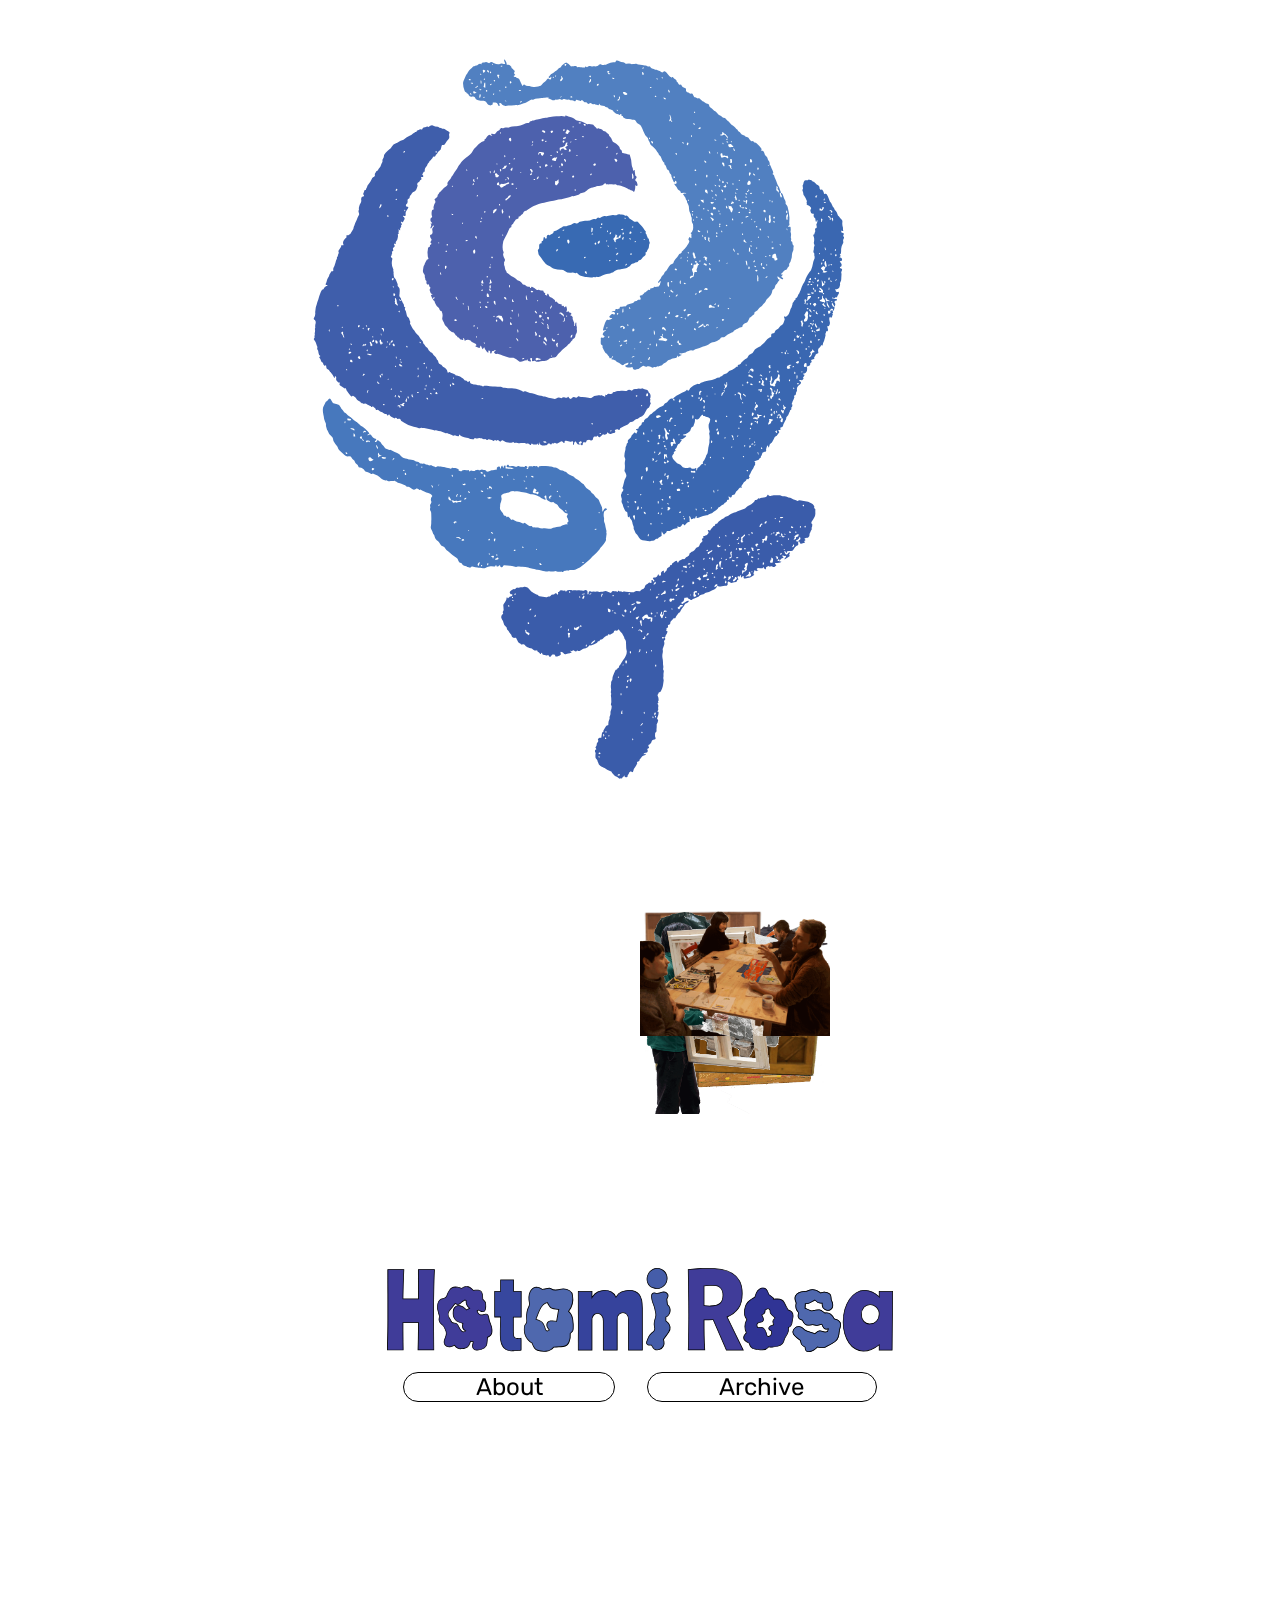
<file: index.html>
<!DOCTYPE html>
<!--[if lt IE 7]>      <html class="no-js lt-ie9 lt-ie8 lt-ie7"> <![endif]-->
<!--[if IE 7]>         <html class="no-js lt-ie9 lt-ie8"> <![endif]-->
<!--[if IE 8]>         <html class="no-js lt-ie9"> <![endif]-->
<!--[if gt IE 8]>      <html class="no-js"> <!--<![endif]-->
<html>

<head>
  <meta charset="utf-8">
  <meta http-equiv="X-UA-Compatible" content="IE=edge">
  <title>hgtomi rosa</title>
  <meta name="description" content="">
  <meta name="viewport" content="width=device-width, initial-scale=1">
  <link rel="stylesheet" href="css/index.css">
  <script src="https://ajax.googleapis.com/ajax/libs/jquery/3.2.1/jquery.min.js"></script>
  <script src="js/main.js"></script>
  <link rel="shortcut icon" type="image/x-icon" href="images/LogoM.ico">
</head>

<body>

  <div class="opening">
    <svg id="logo-svg" xmlns="http://www.w3.org/2000/svg" height="100%" width="100%" viewBox="-90 -40 700 700">
      <defs>
        <style>
          .cls-1 {
            fill: #5180c1;
          }
          .cls-2 {
            fill: #3f5eab;
          }
          .cls-3 {
            fill: #4d61ad;
          }
          .cls-4 {
            fill: #3a67b1;
          }
          .cls-5 {
            fill: #3a5caa;
          }
          .cls-6 {
            fill: #4778bd;
          }
          .cls-7 {
            fill: #386ab3;
          }
        </style>
      </defs>
      <g id="Layer_2" data-name="Layer 2">
        <g id="Layer_1-2" data-name="Layer 1">
          <path class="cls-1"
          d="M354.55,81.79a2.73,2.73,0,0,1,.92,1.37,17.64,17.64,0,0,0,1.36,3,7.1,7.1,0,0,1,.6,2c.06.25-.13.42-.32.6-.37.33-.36.35,0,.57a1.57,1.57,0,0,0,.23.09,1.23,1.23,0,0,1,.74.88,7.87,7.87,0,0,0,1,2.66,22.79,22.79,0,0,1,1.21,3.11,10.11,10.11,0,0,0,1.45,3,2.14,2.14,0,0,1,.43.85,20.29,20.29,0,0,0,1.17,3.13,4.18,4.18,0,0,1,.13.94,3.39,3.39,0,0,0-.39-.27,1.23,1.23,0,0,0-.42-.1s-.09.12-.1.19a5.64,5.64,0,0,0,.66,3.44c0,.06.13.14.18.13a.86.86,0,0,0,.41-.18c.26-.39.53-.79.18-1.3a5.63,5.63,0,0,1-.65-1.24c-.07-.18.08-.45.13-.68a1.31,1.31,0,0,1,1.12.78c.3.65.55,1.33.82,2a11.41,11.41,0,0,0,.88,2.22A3.74,3.74,0,0,1,367,112a.62.62,0,0,0,.29.62,3.71,3.71,0,0,1,1.28,2A42.43,42.43,0,0,1,370,122.8a30.65,30.65,0,0,1-.11,3.58,4.74,4.74,0,0,0,0,1.19,1.5,1.5,0,0,1-.85,2c-.06,0-.05.27-.05.41s.12.1.19.1c.47,0,.95,0,1.42,0a.42.42,0,0,1,.28.31c0,1,.39,2,0,3.07a1.54,1.54,0,0,0,.07.94,6.12,6.12,0,0,1,.2,3.31,2.6,2.6,0,0,0,.08,1.41,2.43,2.43,0,0,1,0,1.64c-.19.55.14.68.58.77a.52.52,0,0,1,.32.31,4.59,4.59,0,0,1,.25,1.4,1.35,1.35,0,0,0,.63,1.2.86.86,0,0,1,.31.86,8.28,8.28,0,0,0-.2,2.38,2.77,2.77,0,0,1-.35,1.37,7.65,7.65,0,0,0-.86,3.69,6.49,6.49,0,0,1-.57,2.79,1.42,1.42,0,0,0-.16.45,4.55,4.55,0,0,1-1.13,2.58,1.15,1.15,0,0,0-.29.88,2,2,0,0,1-.84,2.28,3.2,3.2,0,0,0-.67,1,2.14,2.14,0,0,1-1.46,1.11,2.62,2.62,0,0,0-1.19.75c-.34.32-.5.85-.87,1.09a6.06,6.06,0,0,0-1.07.94.55.55,0,0,0-.13.43c.09.29.34.25.58.21a1.56,1.56,0,0,1,.47-.06c.18,0,.23.18.19.37-.11.51-.51.77-.86,1.1s-.27.54.14.72.88.38,1,.89a.55.55,0,0,1-.14.65.54.54,0,0,1-.42.13,6,6,0,0,1-1.29-.59c-.73-.5-1.4-1.07-2.11-1.58-.09-.06-.29,0-.42.07s-.08.14-.06.21c.11.54.58.93.58,1.54,0,.29.14.31.72.21.08,0,.21,0,.22,0a.69.69,0,0,1,.13.42,1.71,1.71,0,0,1-.28.65,7.47,7.47,0,0,0-1.6,2.36.63.63,0,0,1-.31.35c-.79.31-.92,1.05-1.16,1.72-.11.3-.17.62-.27.92a2.16,2.16,0,0,1-1.36,1.56c-.41.14-.54.5-.58.94a8.7,8.7,0,0,1-1.06,3.11,10.49,10.49,0,0,1-1.67,2,10.68,10.68,0,0,1-1,1,4.41,4.41,0,0,0-1.43,2.16,2.68,2.68,0,0,1-1.16,1.48,2.86,2.86,0,0,0-.8.86,5.85,5.85,0,0,1-2.38,2.3,2.65,2.65,0,0,0-1.14,1.2,4.8,4.8,0,0,1-2.61,2.34,1,1,0,0,0-.71,1.11,1.14,1.14,0,0,1-.65,1.19,5.19,5.19,0,0,0-2,1.68,2,2,0,0,1-.8.47.67.67,0,0,0-.42.53,13.36,13.36,0,0,1-1.38,2.75,1.76,1.76,0,0,1-1.13.84,7.4,7.4,0,0,0-2.46,1.46,1,1,0,0,0-.32.85,1,1,0,0,1-1,1.13,4.38,4.38,0,0,0-2.21.82,1.24,1.24,0,0,1-.66.27,3.45,3.45,0,0,0-1.86,1c-.46.39-1.18.45-1.39,1.2-.07.25-.45.45-.72.58a11,11,0,0,1-1.34.53,9.56,9.56,0,0,0-4.38,2.81,1.49,1.49,0,0,1-1.05.49c-.32,0-.64.06-1,.06a1.65,1.65,0,0,0-1.85,1.17,1.43,1.43,0,0,1-.62.71,16.42,16.42,0,0,1-3.85,1.9,15.71,15.71,0,0,0-2.54.62c-.7.33-1.25,1-2,1.34a9.86,9.86,0,0,1-3.34,1.26,5.91,5.91,0,0,0-1.81.59,21.54,21.54,0,0,1-3.82,1.39,5.84,5.84,0,0,0-2.6,1.14,1.18,1.18,0,0,1-1.15.16,2.45,2.45,0,0,0-1.86.13c-1.09.48-2.35.56-3.26,1.44-1.47.28-2.87,1-4.44.65-.11,0-.28.11-.4.2s0,.44.33.54c.46.14.92.25,1.38.38a.32.32,0,0,1,.18.14s0,.15-.05.17a14.45,14.45,0,0,0-2.53,1.31c-.14.13-.4,0-.54-.32s-.1-.31-.17-.45a.3.3,0,0,0-.14-.17.2.2,0,0,0-.16.07,1.8,1.8,0,0,0-.1.46c-.07.95-.37,1.16-1.12,1.27s-1.59.2-2.36.37a2.42,2.42,0,0,0-1,.54,1.84,1.84,0,0,1-1.26.54,3.1,3.1,0,0,0-2.23,1.26,3,3,0,0,1-1.3,1,6.3,6.3,0,0,0-2.1,1.56,2.24,2.24,0,0,1-1.68.79,1.15,1.15,0,0,0-.65.26,1.29,1.29,0,0,1-1.11.29,1.32,1.32,0,0,0-1.12.27,1.63,1.63,0,0,1-1.37.25c-.31-.08-.66-.17-.91.08-.59.59-1.11.37-1.7,0a4.79,4.79,0,0,0-2.49-.76c-.23,0-.54,0-.69.09-1,.83-1.79.22-2.63-.23a.84.84,0,0,0-1.06.08c-.95.72-1.95,1.38-2.94,2a2.1,2.1,0,0,1-.66.25c-.7.19-1.39.37-2.09.52a1.82,1.82,0,0,1-2.11-1.46c-.06-.22,0-.51-.31-.56a1.28,1.28,0,0,0-.46.08l-.23.07a7.71,7.71,0,0,1-2.62.17,3,3,0,0,1-1.94-.85.57.57,0,0,1,.16-.82,1.59,1.59,0,0,1,.46-.13c1.13,0,1.36-.93,1.76-1.69,0,0-.08-.15-.14-.16a1.19,1.19,0,0,0-.46,0c-.68.21-1.36.47-2,.64a1.67,1.67,0,0,0-.93.69,1.33,1.33,0,0,1-1.74.27,2.06,2.06,0,0,1-.41-.23,12,12,0,0,0-3.21-2,1.19,1.19,0,0,1-.54-.45,2.2,2.2,0,0,0-1.73-1.14,2.61,2.61,0,0,1-.86-.38c-.33-.18-.59.2-.88.09a.55.55,0,0,1-.27-.35,1.55,1.55,0,0,1,0-.47l.09-.71a5.2,5.2,0,0,0,.69-.07.43.43,0,0,0,.3-.7c-.07-.12-.21-.27-.33-.28a.46.46,0,0,0-.38.19,8.75,8.75,0,0,0-.27.87c-.29.13-.58.25-.86.4-.49.25-.78.2-.92-.27a2.69,2.69,0,0,0-1.1-1.78c-.25-.15-.37-.5-.56-.76a2,2,0,0,0-.42-.57,3.54,3.54,0,0,1-1.27-1,23.89,23.89,0,0,1-2-3.82.93.93,0,0,1-.07-.46,1.4,1.4,0,0,0-.87-1.75.9.9,0,0,1-.43-.81,13.61,13.61,0,0,1-.07-1.91,8.59,8.59,0,0,0,0-2.15,1.07,1.07,0,0,1,.24-.65c.17-.22.4-.13.63,0a2.58,2.58,0,0,0,.68.15,1.29,1.29,0,0,0,1.34-.8.58.58,0,0,0-.07-.67c-.19-.14-.38-.28-.58-.4-.78-.46-.74-.61-.59-1.36a2.41,2.41,0,0,1,1-1.57c.46-.32.94-.6,1.4-.92.07-.05,0-.26,0-.39a.41.41,0,0,0-.21,0,3,3,0,0,1-1.85.31c-.12,0-.29-.23-.27-.31a36.2,36.2,0,0,1,1.6-5.51,19.09,19.09,0,0,1,1-1.89,1,1,0,0,1,1-.54c.16,0,.32.07.48.09a5,5,0,0,0,3.09-1.05s.09-.16.06-.19-.21-.27-.32-.28a2.92,2.92,0,0,1-1.4-.15c-.52-.28-.73-.76-.38-1.15a16.91,16.91,0,0,1,1.5-1.55,1.64,1.64,0,0,1,.88-.31.92.92,0,0,1,.63.22c.22.22.35.59.73.35a1,1,0,0,0,.41-1.26,1,1,0,0,0-.89-.7c-.46,0-.93.08-1.4.11,0,0-.11-.1-.13-.17s0-.19,0-.22a3.29,3.29,0,0,1,2-.67c.65,0,.66-.09.81-.92.11-.61.21-.69.75-.59.24,0,.47.13.7.17a3.1,3.1,0,0,0,2-.62c.07,0,0-.28,0-.43-.08-.67,0-.75.45-.8a11.92,11.92,0,0,0,2.37-.3,3.86,3.86,0,0,1,1.18,0,.92.92,0,0,0,.85-.33,3.4,3.4,0,0,1,1.94-1.32,11.36,11.36,0,0,1,2.76-.8,1.73,1.73,0,0,0,1.66-1.15c.06-.17.37-.3.59-.36a7.69,7.69,0,0,1,1.17-.18.81.81,0,0,0,.72-.54.75.75,0,0,1,.93-.52,4.3,4.3,0,0,0,1,.07.76.76,0,0,0,.64-.85,4.15,4.15,0,0,0-.58-1.56c-.43-.61-.06-.81.52-.94.38-.09.79-.06,1.17-.13a.48.48,0,0,0,.28-.32.84.84,0,0,1,.76-.79c.53-.12.46-.82.92-1l1.06-.49c.38-.86,1.48-.91,1.92-1.71,0-.06.3,0,.44,0s.43.2.66.25.27-.1.23-.29-.06-.14-.08-.22c-.12-.52-.08-.61.3-.7.62-.15,1.24-.31,1.87-.41a.86.86,0,0,0,.71-.54c.1-.24.31-.46.54-.39,1.13.38,2.18-.41,3.29-.24.06,0,.22-.24.22-.36,0-.38.11-.6.52-.59a.43.43,0,0,0,.23-.05c.07,0,.16-.13.15-.16-.42-1,.27-1.66.5-2.47a.4.4,0,0,0,0-.24.44.44,0,0,0-.16-.17.31.31,0,0,0-.23,0c-.55.25-.71.84-1.11,1.22-.06,0-.19.1-.21.08a.7.7,0,0,1-.25-.35,1.09,1.09,0,0,1,.4-1.29c.73-.43.86-1.32,1.51-1.8a.58.58,0,0,0,.25-.39c0-.91.63-1.42,1.17-2a5.53,5.53,0,0,0,1.56-2.38,1.34,1.34,0,0,1,.58-.73,4.31,4.31,0,0,0,1.4-1.6c.46-.75,1-1.44,1.46-2.19A4.31,4.31,0,0,1,279,159a1.33,1.33,0,0,0,.81-.84c.17-.45.34-.9.54-1.34a6.24,6.24,0,0,1,1.06-1.56,12.74,12.74,0,0,0,2.29-3,2.11,2.11,0,0,1,1.62-1.29c.53-.11.86-.36.84-1a.85.85,0,0,1,.2-.64,10,10,0,0,0,1.68-1.69,1.84,1.84,0,0,1,.39-.28c.18-.13,1.39-1.61,1.56-1.84a16.69,16.69,0,0,1,1.49-2.45A3.28,3.28,0,0,0,292,142a1.14,1.14,0,0,0-.21-1.33,1.07,1.07,0,0,1-.17-1.32c.17-.36.36-.72.54-1.07a.39.39,0,0,1,.61,0c.14.19.23.42.37.61s.27.22.33.19a1,1,0,0,0,.28-.36.32.32,0,0,0,.08-.22,9,9,0,0,1,0-2.59c0-.09-.18-.23-.3-.34-.41-.37-.44-.41-.1-.69a4.24,4.24,0,0,0,1-1.3,5.6,5.6,0,0,0,.7-3.23c-.05-.48,0-1-.05-1.44a2.32,2.32,0,0,0-.38-1.36,3.7,3.7,0,0,1-.69-2.49c0-.48,0-1,0-1.44,0-.23,0-.53-.1-.68a3.9,3.9,0,0,1-.59-2,4.34,4.34,0,0,0-.47-1.35,8.58,8.58,0,0,1-1-4.13,4.71,4.71,0,0,0-.46-2.29,12.37,12.37,0,0,0-.85-1.71,1.54,1.54,0,0,1-.2-.9,1.7,1.7,0,0,0-.51-1.3,1.43,1.43,0,0,1-.56-1.25.59.59,0,0,0-.14-.44c-.74-.63-.83-1.71-1.65-2.29-.37-.25-.13-.81.32-.89l.71-.11c.32,0,.64,0,1-.08.1,0,.19-.15.28-.24-.07,0-.13-.12-.19-.12a16.2,16.2,0,0,0-3.34,0c-.55.14-.83-.11-.94-.76a1.13,1.13,0,0,0-.6-1c-.21-.11-.42-.23-.64-.33a2.26,2.26,0,0,1-1.27-1.37,5.06,5.06,0,0,0-1.46-2.15,5.42,5.42,0,0,1-.83-1.16.45.45,0,0,1,.05-.42c.09-.07.29,0,.43,0s.28.18.43.2.36,0,.42-.07a1.7,1.7,0,0,0-.34-2.36c-.05,0-.34,0-.38.12-.13.28-.2.59-.31.89s-.48.22-.62,0-.12-.11-.16-.18a35.66,35.66,0,0,1-1.8-4.17c-.1-.3,0-.64-.12-.94a1.05,1.05,0,0,0-.28-.62,4.45,4.45,0,0,1-1.46-2.68,1.25,1.25,0,0,0-.73-.88,2.08,2.08,0,0,1-1.09-1.22c-.21-.52-.43-1-.6-1.57a2.82,2.82,0,0,0-1.09-1.53c-.31-.21-.28-.52-.13-.84.05-.12,0-.37,0-.41-1.3-.72-1.73-2.06-2.23-3.29a4.74,4.74,0,0,0-1.79-2.69,1,1,0,0,1-.36-.59,3,3,0,0,0-.92-1.65,2,2,0,0,1-.45-.55c-1-2-2.69-3.35-4.34-4.73a3.29,3.29,0,0,1-1-1.32A6.28,6.28,0,0,0,260.47,63a.68.68,0,0,1-.16-.44,3.49,3.49,0,0,0-1.51-2.61,4.79,4.79,0,0,1-1.49-2.14c-.36-1.06-1.08-1.93-1.37-3.05a21.56,21.56,0,0,0-1.29-2.82,2.33,2.33,0,0,0-1.28-1.35c-.22-.1-.43-.2-.64-.32a4.16,4.16,0,0,1-2.12-2.19A1.65,1.65,0,0,0,249.17,47c-.86-.15-1.73-.31-2.58-.54a4.88,4.88,0,0,0-2.12-.15,3.68,3.68,0,0,1-2.92-.76c-.44-.33-1-.47-1-1.17,0-.12-.17-.24-.28-.34a.42.42,0,0,0-.22-.08c-.65,0-.79-.42-.72-1a.48.48,0,0,0,0-.24c-.07-.13-.15-.32-.27-.36a.5.5,0,0,0-.41.15,2,2,0,0,0-.25.4c-.13.22-.38.39-.58.26a5.09,5.09,0,0,0-1.77-.68c-1-.22-1.74-1.08-2.63-1.6a.66.66,0,0,1-.24-.4c-.13-.76-.65-1-1.34-1.16-.53-.12-1-.47-1.55-.57a1.6,1.6,0,0,1-1.14-.78,1.61,1.61,0,0,0-1.38-.81c-.58,0-1.12,0-1.41-.69,0-.11-.26-.18-.41-.21a19,19,0,0,0-2.35-.43,1.3,1.3,0,0,1-1.3-1.16c0-.06-.11-.16-.16-.16s-.15.09-.17.15-.05.32-.11.47c-.15.42-.4.59-.69.41a1.6,1.6,0,0,0-1.34-.31.86.86,0,0,1-.66-.13,1.46,1.46,0,0,0-1.55-.32,1.16,1.16,0,0,1-1.33-.25,1.4,1.4,0,0,0-1.95-.18,1.14,1.14,0,0,1-1.51-.28,6.27,6.27,0,0,1-.49-.53.81.81,0,0,0-.84-.31,1.38,1.38,0,0,1-1.3-.42,16.12,16.12,0,0,0-1.28-1.07c-.2-.16-.55-.19-.65,0-.26.56-.58.67-1.12.39a3.19,3.19,0,0,0-1.61-.41c-.28,0-.57-.21-.87-.32a.62.62,0,0,0-.79.33,2.23,2.23,0,0,0-.13.46.45.45,0,0,1-.54.35,1.87,1.87,0,0,1-.66-.24,2.86,2.86,0,0,0-1.81-.54,3.13,3.13,0,0,1-1.84-.42.76.76,0,0,0-.45-.15,6.79,6.79,0,0,1-3.48-.42,1.21,1.21,0,0,0-.69.08,4.29,4.29,0,0,0-.65.31,1.21,1.21,0,0,1-1.35,0,1.38,1.38,0,0,0-1.36-.19,4.73,4.73,0,0,1-2.1.35c-.3,0-.59-.26-.89,0a2.68,2.68,0,0,1-2.93,0,9.07,9.07,0,0,0-2.46-.89c-.18,0-.2-.19-.06-.34s.44-.38,0-.44a3.62,3.62,0,0,0-1.67,0c-1.16.37-2.36.15-3.54.43a18.45,18.45,0,0,1-3.34.22,5.77,5.77,0,0,0-2.94.9c-.21.13-.42.29-.65.12a1.42,1.42,0,0,0-1.77.23,32,32,0,0,1-3.33,1.86,4,4,0,0,1-1.8.62,2.94,2.94,0,0,0-1.1.41,21.71,21.71,0,0,1-3.15,1.09,1.92,1.92,0,0,1-1,.05c-.73-.18-1.44.11-2.14,0a10.91,10.91,0,0,0-2.14.17c-.88.05-1.76.07-2.63.14a13.36,13.36,0,0,0-1.9.26,1.61,1.61,0,0,1-1.35-.25,2.31,2.31,0,0,0-.65-.32,1.83,1.83,0,0,1-1.24-1c-.3-.64-.87-.61-1.42-.67-.28,0-.44.16-.38.44.11.54.22,1.09.31,1.63,0,0-.07.16-.13.18a.56.56,0,0,1-.79-.23,4.89,4.89,0,0,1-.56-1.06,2.07,2.07,0,0,0-2-1.45,13.37,13.37,0,0,0-1.67,0c-.31,0-.41.27-.29.71s.09.85-.24,1a11.68,11.68,0,0,1-1.3.58,1.23,1.23,0,0,1-.71,0,3.46,3.46,0,0,1-2.09-1.48,8.36,8.36,0,0,0-.46-.83A2.76,2.76,0,0,0,132,32.21c-1.38.12-2.68-.4-4-.51a3.8,3.8,0,0,1-1.12-.41,1.81,1.81,0,0,1-1.24-1.35,1.4,1.4,0,0,0-.92-1,2.14,2.14,0,0,0-.69-.18,2.43,2.43,0,0,0-.71.09,2.37,2.37,0,0,1-2.82-1.24c-.12-.2-.2-.44-.32-.65a.8.8,0,0,0-.8-.39.41.41,0,0,1-.43-.45.68.68,0,0,0-.55-.67,1.51,1.51,0,0,1-1-.93,15.41,15.41,0,0,1-1.26-6.06,4.29,4.29,0,0,1,.44-1.84c.56-1.14,1-2.34,1.52-3.51a7,7,0,0,1,1.33-2.26,2.79,2.79,0,0,0,.51-.8A7,7,0,0,1,122,7.49a20.34,20.34,0,0,0,1.83-1.88c.16-.16.46-.36.61-.31.88.35,1.45-.55,2.27-.49.41,0,.7-.35,1-.64a2.85,2.85,0,0,1,1.69-.82.68.68,0,0,1,.61.28c.32.32.4.31.44,0a1.19,1.19,0,0,1,1.25-1.17,6.91,6.91,0,0,0,1.64-.32,2.29,2.29,0,0,1,1.85.18c.29.14.56.31.85.45a.61.61,0,0,0,.66,0,6.83,6.83,0,0,1,.82-.49,1.8,1.8,0,0,1,1.83.11,5.89,5.89,0,0,0,1,.6c1.59.6,3.2,1.07,4.88.29a2.36,2.36,0,0,1,1.86,0,13,13,0,0,0,1.4.33c.23,0,.52-.23.44-.43-.2-.52-.42-1-.62-1.54a2.27,2.27,0,0,1-.11-1.41c0-.07.08-.16.14-.17s.2,0,.22.06c.47.83.94,1.66,1.36,2.52a3.08,3.08,0,0,1,.12.93c.06.52.23.66.79.63a3.54,3.54,0,0,1,.71-.09,1.45,1.45,0,0,1,.62.28c.39.27.75.6,1.14.86a1.18,1.18,0,0,1,.5,1c0,.21.16.54.31.59.93.29,1.12,1.32,1.87,1.81.53.34.54.56.12,1.19a1.74,1.74,0,0,0-.12,1.37c.05.42.37.47.7.5v0c0,.53-.27.86-.86.88a.39.39,0,0,0-.29.25.59.59,0,0,0,.18.4,2.06,2.06,0,0,0,1.52.39h0a1.82,1.82,0,0,0,1.11.87,2.74,2.74,0,0,1,2,1.9c.54,1.33,1.21,2.61,1.83,3.9.06.14.21.23.32.34a3,3,0,0,0,.3-.32c.13-.2.19-.47.36-.6a1.53,1.53,0,0,1,.65-.17.32.32,0,0,1,.22.08,3.83,3.83,0,0,0,3.29,1.05c.28-.06.62.14.92.24a12.21,12.21,0,0,0,2.82.46,11.41,11.41,0,0,0,3.55-.35c.39-.08.76-.25,1.15-.33a2.62,2.62,0,0,0,1.44-.8A15.36,15.36,0,0,1,180,17.25a4.59,4.59,0,0,0,.79-.9c.37-.42.73-.84,1.11-1.25a.72.72,0,0,1,.87-.13c.21.13.4.28.59.42.61.46,1.09.44,1.32-.58a5.08,5.08,0,0,0,.14-.94c0-.11-.18-.22-.29-.31s-.15,0-.19.08a6,6,0,0,1-.39.59.9.9,0,0,1-1.23-.28.54.54,0,0,1,.07-.43c.24-.31.61-.55.77-.9a3.62,3.62,0,0,1,2.32-1.92A2.39,2.39,0,0,0,187,9.93a3.13,3.13,0,0,1,.89-.77,6.67,6.67,0,0,0,2.36-2,1.48,1.48,0,0,1,.8-.47,1.82,1.82,0,0,0,1.45-1.13c.36-1.07,1.42-1.44,2.1-2.18A4.83,4.83,0,0,1,196,2.5a.87.87,0,0,1,.67,0,6.94,6.94,0,0,1,2.94,2.39c.35.61.73.58,1.37.41s1.44.17,2.12-.12c.86-.35,1.34,0,1.75.71.21.37.26.34.77.14.22-.09.48-.28.66-.23,1.23.37,2.55.12,3.78.55.43.16.72,0,1-.42s.48-.44.78-.24.82.59,1.24.05a1.88,1.88,0,0,1,1.74-.57,6.32,6.32,0,0,1,.95.17,3.53,3.53,0,0,0,1.65.06,2.76,2.76,0,0,1,1.18,0,5.62,5.62,0,0,0,2.12-.3,2.12,2.12,0,0,0,1.1-.88,1.4,1.4,0,0,1,1.53-.39l.23.07c.6.18,1.13.58,1.83.46,1.16-.22,2.41-.09,3.39-.93a7.92,7.92,0,0,1,4.53-1.2,11.69,11.69,0,0,0,1.19-.11c.1,0,.22-.18.27-.31.27-.74.56-1,1.09-.88a6.81,6.81,0,0,1,1.83.54,7.27,7.27,0,0,0,2.93.78,2.43,2.43,0,0,1,1.33.45,2,2,0,0,0,2,.59c.6-.12,1.26.13,1.89-.06a.57.57,0,0,1,.46.08,2.35,2.35,0,0,0,1.83.27c.8-.08,1.6,0,2.39-.15a1.85,1.85,0,0,1,1.36.29,1.11,1.11,0,0,0,.66.22,9,9,0,0,1,2.82.43,7.06,7.06,0,0,0,2.59.34,1.2,1.2,0,0,1,.89.27,1.76,1.76,0,0,0,2,.44.79.79,0,0,1,.83.35,6.46,6.46,0,0,0,.58.77A1.71,1.71,0,0,0,263,7c1.26.22,2.37,1,3.67,1.06A8.88,8.88,0,0,0,269.1,9a4.14,4.14,0,0,1,1.2.77,1.1,1.1,0,0,0,1.52,0,2.69,2.69,0,0,1,.37-.3,1.05,1.05,0,0,1,1.13,0,3.18,3.18,0,0,1,1,.69,21.83,21.83,0,0,1,2.09,2.62c.43.68,1.13.84,1.72,1.22.21.14.43,0,.65-.15.45-.22.6-.2.8.12a3.4,3.4,0,0,0,1.6,1.4A1.71,1.71,0,0,1,282.27,17c0,.15.07.4.17.43.89.28.87,1.29,1.48,1.79a1.26,1.26,0,0,0,1.07.4.92.92,0,0,1,1.14.62,2.52,2.52,0,0,0,2.12,1.7,1.81,1.81,0,0,1,.65.3,1.36,1.36,0,0,1,.67.94,3.47,3.47,0,0,1,0,.72,1.19,1.19,0,0,0,.27,1.1c.35.33.65.71,1.21.67a.58.58,0,0,1,.44.13,2.15,2.15,0,0,0,2.35.74,1,1,0,0,1,1.09.76,6.12,6.12,0,0,0,.88,1.68.94.94,0,0,0,.75.5,2.82,2.82,0,0,1,1.33.51,1.56,1.56,0,0,0,1.37.23,1,1,0,0,1,1.25.47c.43.69,1.37.81,1.68,1.62,0,.12.24.21.39.26a3.8,3.8,0,0,1,1.6,1,2.79,2.79,0,0,0,1.9.91.69.69,0,0,1,.24,0c.62.23,1.16.55,1.25,1.29a2.66,2.66,0,0,0,1.29,1.91,18.91,18.91,0,0,1,2,1.71,2.73,2.73,0,0,0,1.36.89,1.73,1.73,0,0,1,.76.55,4.48,4.48,0,0,1,.77.92A4,4,0,0,0,316,43.54a2.26,2.26,0,0,1,1.46,1.14,1.28,1.28,0,0,0,1.21.63,2.28,2.28,0,0,1,2,1.1,2.7,2.7,0,0,0,1,1,5.34,5.34,0,0,1,1.91,1.78,8,8,0,0,0,2.62,2.42,5.19,5.19,0,0,1,1.76,1.6,3.27,3.27,0,0,0,1.37,1.29c.58.25.41,1,.95,1.32a9.41,9.41,0,0,1,1.18.8,1.63,1.63,0,0,1,.3.38c1.26,1.56.89,1.27,2.65,1.88.29.1.68.22.82.45A2.5,2.5,0,0,0,337,60.43a2.84,2.84,0,0,1,1.9,1.72,3,3,0,0,0,1.51,1.45.79.79,0,0,0,.67,0c.59-.36.87,0,1.13.42.16.28.34.59.71.55a1.81,1.81,0,0,1,1.5.58A30.44,30.44,0,0,1,348,69a1.37,1.37,0,0,1,.29,1.12c0,.3-.3.64,0,.88s.45.07.68.11a1.68,1.68,0,0,1,1.13.83,2.15,2.15,0,0,1,.36.87,4,4,0,0,0,1.67,2.77,2.6,2.6,0,0,1,.95,1.63,3.33,3.33,0,0,0,.81,1.69,3.57,3.57,0,0,1,.81,2,2.79,2.79,0,0,1-.13.93c-.45.07-.9.12-1.35.22,0,0-.09.33,0,.35a1.05,1.05,0,0,0,.61.2C354.17,82.49,354.38,82.14,354.55,81.79ZM338,102.54a3.28,3.28,0,0,0-.38-.27,2.43,2.43,0,0,0-.4-.18,1.66,1.66,0,0,0-.14.41.92.92,0,0,0,.1.44.51.51,0,0,0,.34.24.47.47,0,0,0,.34-.22,1.5,1.5,0,0,0,.13-.44,1.88,1.88,0,0,0,.59-.27.77.77,0,0,0-.32-1.1c-.05,0-.16,0-.17.06C338,101.65,338,102.09,338,102.54Zm-22.14,26.67a6.32,6.32,0,0,0-.54.77c0,.07.09.29.2.37a.44.44,0,0,0,.7-.32.87.87,0,0,0-.38-.81c.19-.34.39-.68.56-1a.5.5,0,0,0-.47-.66.51.51,0,0,0-.49.41A1.21,1.21,0,0,0,315.84,129.21Zm16.32-14c.2.12.39.32.6.35a16.64,16.64,0,0,0,1.87.15c.16,0,.23-.18.17-.36a.31.31,0,0,0-.12-.19.86.86,0,0,0-.43-.17c-.7.06-1.4.15-2.1.23,0-.46.08-.91.11-1.37a.91.91,0,0,0,0-.44.57.57,0,0,0-.35-.26c-.28,0-.79.23-.77.39a1.41,1.41,0,0,0,.19.61C331.56,114.52,331.87,114.86,332.16,115.21Zm7.32,3.12a6.54,6.54,0,0,0-.87.34.48.48,0,0,0,0,.8.89.89,0,0,0,.89.12c.23-.09.28-.36.13-.83a3.3,3.3,0,0,0-.19-.43c.09-.21.28-.42.26-.6a5.3,5.3,0,0,0-.37-1.08c0-.07-.11-.11-.16-.16-.07.12-.18.22-.19.34A2.7,2.7,0,0,0,339.48,118.33ZM228.74,10.18a4.29,4.29,0,0,0,.08.71.81.81,0,0,0,.89.63,2,2,0,0,0,.68-.15.56.56,0,0,0,.29-.35c0-.18-.13-.25-.32-.22a1.91,1.91,0,0,1-.7.08c-.35-.07-.44-.41-.53-.72a2.35,2.35,0,0,0,.45-.14.46.46,0,0,0,.27-.56.49.49,0,0,0-.51-.4,5,5,0,0,0-1.1.33.42.42,0,0,0-.05.38A2.81,2.81,0,0,0,228.74,10.18ZM305,207.38a2.79,2.79,0,0,0,1.29-.54c.23-.15.42-.05.59.16a1.54,1.54,0,0,0,.36.25,1.42,1.42,0,0,0,.08-.45.83.83,0,0,0-.72-.8,2.74,2.74,0,0,0-.7,0,.88.88,0,0,0-.83.71,5.51,5.51,0,0,0-.06.71c-.81,0-1.3-.61-2-.9a2,2,0,0,0,.07-.23,1.13,1.13,0,0,0,0-.45c-.06-.17-.45-.25-.62-.13-1.09.76-2.18,1.52-3.26,2.31-.08.06-.09.29-.07.43s.37.33.57.23l.21-.11a14.42,14.42,0,0,0,3.12-2.06,2.32,2.32,0,0,0,.33,1.33.78.78,0,0,0,1.21.13A5.81,5.81,0,0,0,305,207.38ZM321.67,61.29a.89.89,0,0,0,.19-1.27c-.46-.65-1-1.25-1.46-1.88a1.6,1.6,0,0,0-1.25-.58c-.25-.3-.5-.61-.77-.89s-.54-.13-.58.1a8.78,8.78,0,0,1-.2,1.16.88.88,0,0,1-.49.43c-.2.09-.47,0-.69.1s-.15.24-.19.38.07.14.13.18a.38.38,0,0,0,.21.12,2.85,2.85,0,0,0,2.6-.7c.22.09.5.11.64.26a19.77,19.77,0,0,1,1.56,1.74,2.94,2.94,0,0,1,.32.86A8.11,8.11,0,0,0,321,62a.43.43,0,0,0,.15.61.57.57,0,0,0,.44,0,.44.44,0,0,0,.2-.37A6,6,0,0,0,321.67,61.29Zm14.16,49a2.06,2.06,0,0,0-1.45-.55c-.06,0-.17.06-.18.1a.67.67,0,0,0,0,.4.72.72,0,0,0,.77.37,6.65,6.65,0,0,0,.84-.33,2.61,2.61,0,0,1,.3,1.84c0,.06.2.16.32.21s.16,0,.19-.1a4,4,0,0,0,.51-2.75c0-.08-.09-.19-.13-.19s-.34,0-.43.1C336.32,109.67,336.09,110,335.83,110.29Zm32.5,9.47c0-.46,0-.92-.05-1.38a3,3,0,0,0-.09-.68c0-.1-.17-.17-.28-.23a.24.24,0,0,0-.17.12,3.12,3.12,0,0,0-.31.85,1.34,1.34,0,0,0,.15.87c.15.21.5.29.76.43a3.09,3.09,0,0,1-.48,1.32,2.89,2.89,0,0,0-.36,1.12,17,17,0,0,0,.12,2.13c0,.11.19.25.31.29a.64.64,0,0,0,.78-.65c-.07-.28-.43-.51-.21-.86a3.49,3.49,0,0,0,.22-2.76C368.69,120.12,368.46,120,368.33,119.76Zm-97.12,95.51a11.49,11.49,0,0,0-1.17-.22.42.42,0,0,0-.37.16.61.61,0,0,0,.1.44,1.09,1.09,0,0,0,.33.31c.07,0,.17,0,.22.09s.27.27.24.33-.28.51-.41.49a2,2,0,0,0-1.79,1,.71.71,0,0,0-.1.42s.12.09.19.1a16.35,16.35,0,0,1,5.15.71c.16.07.44-.09.64-.2s.22-.22.34-.32a.72.72,0,0,0,0-1.21,2.08,2.08,0,0,0-1.54-.54,1.15,1.15,0,0,1-1.35-.71c-.14-.28-.3-.56-.45-.84a1.67,1.67,0,0,0,.33-1.73.2.2,0,0,0-.15-.13.21.21,0,0,0-.19.08,1.48,1.48,0,0,0-.2.65A7.64,7.64,0,0,0,271.21,215.27Zm26.85-57.59a1.79,1.79,0,0,0-.16-.44.77.77,0,0,0-1.35,0,.5.5,0,0,0,0,.43.47.47,0,0,0,.38.21,9.42,9.42,0,0,0,1.16-.21c0,.62-.56,1-.77,1.45s-.52.73-1.09.45a.62.62,0,0,0-.76.39c-.06.47-.12.95-.15,1.42a1.34,1.34,0,0,1-.65,1.2.76.76,0,0,0-.43,1,6.45,6.45,0,0,0,.79,2.24.94.94,0,0,1,.07.91c-.12.46-.19.93-.29,1.39s-.27.45-.72.23-.6-.25-.84.06a7.5,7.5,0,0,0-.64,1,.65.65,0,0,0,0,.46.84.84,0,0,0,.23.41.25.25,0,0,0,.41,0,2.41,2.41,0,0,1,1.57-1,1,1,0,0,0,.71-.87c.16-.87.33-1.73.5-2.59.08-.4.18-.45.7-.48.31,0,.63,0,.95,0a.5.5,0,0,0,.37-.72,1.48,1.48,0,0,1-.13-1.55,11.22,11.22,0,0,0,.76-2.51c.12-.52.46-.56.85-.64a.21.21,0,0,0,.1-.37C298.88,159,298.62,158.24,298.06,157.68Zm58.75-4.74a6,6,0,0,0-.28.63c-.15.42-.07.61.28.77l.21.11a5.72,5.72,0,0,1,1.08.45c.39.25.15.74.3,1.09a.71.71,0,0,0,.78.39c.38-.12.75-.25,1.12-.4a.6.6,0,0,0,.32-.58,1.09,1.09,0,0,0-.37-1.06c-.24-.18-.51-.3-.36-.73s-.37-.84-.22-1.34a.7.7,0,0,0-.11-.45,2.59,2.59,0,0,0-.38-.59.64.64,0,0,0-.42-.18.88.88,0,0,0-.45.08c-.22.09-.42.23-.64.32A1.22,1.22,0,0,0,356.81,152.94ZM321.49,75a4.05,4.05,0,0,1-.92.09,4.11,4.11,0,0,1-.9-.29,1.16,1.16,0,0,0-.91,0,.57.57,0,0,1-.85-.45c0-.31,0-.63-.05-1a.42.42,0,0,0-.49-.39.9.9,0,0,0-1,.85,4.21,4.21,0,0,0,.73,2.46.45.45,0,0,0,.4.18,18.27,18.27,0,0,0,2.07-.48,1.25,1.25,0,0,1,1.49.38,1.44,1.44,0,0,0,.52.47,1.08,1.08,0,0,0,.66,0,.49.49,0,0,0,.16-.4,4.14,4.14,0,0,0-.27-.91C322,75.07,321.8,75,321.49,75Zm1.34,39.93c-.12.51-.13.93.23,1.18a2.92,2.92,0,0,1,1.2,2,1.62,1.62,0,0,0,.33.62.43.43,0,0,0,.74-.08c.25-.67.5-1.34.69-2a.8.8,0,0,0-.14-.65,6.84,6.84,0,0,1-1.08-1.82.34.34,0,0,0-.41-.12.85.85,0,0,1-1.08,0,.71.71,0,0,0-.64-.16c-.35.16,0,.36.06.56A4.72,4.72,0,0,1,322.83,114.92ZM354.65,121c-.18.21-.4.36-.47.55a3.91,3.91,0,0,0,0,2.12,2.56,2.56,0,0,1-.15,1.62,1.78,1.78,0,0,0-.21,1.15.91.91,0,0,0,.56.71.71.71,0,0,0,.78-.37,3.51,3.51,0,0,0,.23-2.78,3.82,3.82,0,0,1-.06-1.87,1,1,0,0,0-.12-.68C355.1,121.25,354.87,121.15,354.65,121ZM324.09,65.76l-1.22.17c-.08,0-.18,0-.22.07a.81.81,0,0,0-.22.39,1.85,1.85,0,0,0,.35,1.34,1,1,0,0,0,1.19.53,3.64,3.64,0,0,1,2.09-.15c.09,0,.23-.13.32-.23a.22.22,0,0,0,0-.22c-.63-.61-1.25-1.21-1.89-1.79C324.37,65.78,324.19,65.79,324.09,65.76Zm14.09,31.92a2.34,2.34,0,0,0,1.47-.57c.3-.23.09-.59.15-.88.22-1-.35-1.48-1.05-1.91a.44.44,0,0,0-.42,0,3.76,3.76,0,0,0-1.18,2.5.79.79,0,0,0,.52.71Zm-43.33,53.54-.1,0a2.7,2.7,0,0,0,.21.89,2.42,2.42,0,0,1,.38,1.58,1.3,1.3,0,0,0,.14.45,1,1,0,0,0,1.4.52c.17-.08.38-.42.33-.55a13.88,13.88,0,0,1-1-3.17,1,1,0,0,0-.85-.75c-.22-.06-.55.1-.55.3S294.84,151,294.85,151.22Zm13.85,39.61c-.85.17-1.22.39-1.33,1.36s0,1.23.92.94a3.49,3.49,0,0,1,2.07-.09,3.74,3.74,0,0,0,1.16.08c.12,0,.25-.15.35-.26s0-.48-.26-.57-.31-.18-.43-.16a1.66,1.66,0,0,1-1.88-1,.28.28,0,0,0-.16-.16A1,1,0,0,0,308.7,190.83ZM240.56,25.52c0,.07-.12.14-.11.21a1.78,1.78,0,0,0,.13.45,2.35,2.35,0,0,0,2.5,1.45,1.41,1.41,0,0,0,.63-.3.58.58,0,0,0,0-.84c-.45-.32-.93-.6-1.37-.94C241.77,25.09,241.17,25.35,240.56,25.52Zm38.1,22.91s.15-.1.15-.16,0-.39-.05-.42a1.21,1.21,0,0,1-.71-1.56,1.86,1.86,0,0,0-.11-1.16c-.26-.66-.49-1.33-.75-2A.28.28,0,0,0,277,43c-.16,0-.26.08-.22.27.13.62.26,1.25.43,1.86a1.26,1.26,0,0,1-.21,1.33,2.25,2.25,0,0,0-.55,1.53s.09.13.15.14a.24.24,0,0,0,.2-.06c.15-.18.24-.49.41-.55s.3.27.44.42a2.87,2.87,0,0,0,.55.44A1.3,1.3,0,0,0,278.66,48.43Zm26.77,108.51c.12.08.18,0,.17-.14-.05-.76-.27-1.54.38-2.21.22-.23.13-.39-.14-.53l-1.47-.73a.87.87,0,0,0-1.16.49,1.23,1.23,0,0,0-.06.44,1.08,1.08,0,0,0,.4,0c.14,0,.24-.19.38-.26s.52.2.43.42c-.21.53-.36,1,.19,1.45a4.86,4.86,0,0,1,.68,1S305.36,156.9,305.43,156.94Zm55.13-58a.84.84,0,0,1-.11-.21c-.07-.18-.19-.27-.37-.21s-.09.13-.09.2c-.07.79-.13,1.57-.19,2.36a1.12,1.12,0,0,0,.76,1.29c.41.16.44.62.55,1a.34.34,0,0,0,.15.18.22.22,0,0,0,.17-.1c.45-1.21.62-1.47-.41-2.24a.68.68,0,0,1-.18-1,.72.72,0,0,0-.14-1A.94.94,0,0,1,360.56,99Zm-89.68,110.1a1.65,1.65,0,0,0,.1.44,1.56,1.56,0,0,0,.38.53c.07.06.29,0,.43-.11s.46-.16.64.06a2.39,2.39,0,0,0,1.29.94.69.69,0,0,0,.41-.1.2.2,0,0,0,0-.2,8.27,8.27,0,0,0-1.49-2.07,1.1,1.1,0,0,0-1.49-.08A.58.58,0,0,0,270.88,209.07Zm-30.25-.51a7.68,7.68,0,0,0,0,.78c0,.3.42.49.73.34.76-.36.93-1,.4-1.49-.17-.17-.35-.33-.53-.49a2.11,2.11,0,0,0-2.45-.21.8.8,0,0,0-.33.58,1.2,1.2,0,0,0,.18.64.75.75,0,0,0,.43-.1c.33-.21.63-.47,1-.69.15-.11.55.07.59.25S240.62,208.48,240.63,208.56ZM282.44,220a1.62,1.62,0,0,0,.37.23,1.48,1.48,0,0,1,1.06,1.18,1.31,1.31,0,0,0,.13.45c.08.11.27.26.36.23a4.46,4.46,0,0,1,1.56-.46s.1-.13.09-.19a.28.28,0,0,0-.1-.2,11.81,11.81,0,0,1-1.08-.49,1.43,1.43,0,0,1-.82-1.58.3.3,0,0,0,0-.23,1.54,1.54,0,0,0-.28-.35c-.14-.12-.47,0-.55.29s-.17.77-.61.93C282.5,219.79,282.48,219.9,282.44,220Zm23.89-116.6h0a7.55,7.55,0,0,0-.22-1.17,2,2,0,0,0-.51-.79.8.8,0,0,0-.62-.24.76.76,0,0,0-.48.45,2.91,2.91,0,0,0-.13.93c0,.44.14.78.64.86s.71.6,1.09.87a.26.26,0,0,0,.23,0,.25.25,0,0,0,.1-.21C306.42,103.83,306.37,103.59,306.33,103.36ZM191.72,16.23a1.81,1.81,0,0,0,0,.43A1.48,1.48,0,0,0,192,17s.15,0,.22,0c.81-.43,1.08-1.31,1.61-2,.06-.07,0-.3-.1-.43-.28-.47-.56-.94-.87-1.4a1.45,1.45,0,0,0-.36-.26c0,.14-.14.29-.12.43a2.92,2.92,0,0,0,.22.67,1,1,0,0,1-.3,1.26,1.92,1.92,0,0,0-.48.51A1.27,1.27,0,0,0,191.72,16.23Zm84.64,159h-.11a12.2,12.2,0,0,0,0-1.6c0-.16-.3-.33-.49-.43s-.5.11-.54.3a5.49,5.49,0,0,0,.13,2.76.81.81,0,0,0,.7.54c.11,0,.34-.11.34-.18C276.4,176.11,276.37,175.64,276.36,175.18Zm43-93.22c-.06-.47-.1-.94-.2-1.4a.5.5,0,0,0-.33-.3,4.79,4.79,0,0,0-.93-.06c-.31,0-.51.25-.41.46a15.69,15.69,0,0,0,1.39,2.46.32.32,0,0,0,.21.1.36.36,0,0,0,.2-.11A1.44,1.44,0,0,0,319.38,82ZM133.47,20h0c0-.47,0-.95-.05-1.42a2.42,2.42,0,0,0-.06-.47c0-.07-.1-.2-.12-.19a.63.63,0,0,0-.36.19c-.58.8-.15,1.89-.77,2.7,0,.06,0,.3.13.39.27.29.58.54.87.8a.29.29,0,0,0,.22,0,.23.23,0,0,0,.14-.15C133.45,21.21,133.46,20.58,133.47,20ZM325.24,78.83c0-.25,0-.56,0-.87s-.49-.65-.88-.59a.66.66,0,0,0-.51.69,4.84,4.84,0,0,1,.12,2.3.59.59,0,0,0,.38.16,2.81,2.81,0,0,0,.67-.19.53.53,0,0,0,.38-.53A7.15,7.15,0,0,0,325.24,78.83Zm-13.72,37.72,1,0c.19,0,.33-.36.26-.57a1.89,1.89,0,0,0-1.29-1.27.59.59,0,0,0-.76.34c-.09.38-.15.77-.21,1.16s.08.47.38.43S311.32,116.59,311.52,116.55ZM345.77,171a4.43,4.43,0,0,0-.39-2.89c-.06-.11-.24-.16-.38-.22s-.12.12-.12.18A5.94,5.94,0,0,1,345,170a7,7,0,0,0,.12,2.55s.25.09.39.1.14-.08.18-.14a1,1,0,0,0,.16-.43C345.81,171.67,345.78,171.28,345.77,171ZM131.5,8.84c.05.19.2.71.35,1.24a.4.4,0,0,0,.61.11,10.84,10.84,0,0,0,.81-.85.68.68,0,0,0-.22-1,7.35,7.35,0,0,0-1.14-.3C131.72,8,131.44,8.29,131.5,8.84ZM340.43,80.06a.57.57,0,0,0,.56-.63,3,3,0,0,0-.88-1.9.41.41,0,0,0-.4,0,2.5,2.5,0,0,0-.42,1.57A1,1,0,0,0,340.43,80.06ZM293,197.94a8.88,8.88,0,0,0-1.59.08.89.89,0,0,0-.77.79,4.36,4.36,0,0,0-.05.72.53.53,0,0,0,.22.37.45.45,0,0,0,.43,0,4.23,4.23,0,0,1,2.1-1.47s.07-.15.06-.22-.07-.19-.11-.19C293,197.94,292.79,197.93,293,197.94ZM323.32,82.25a1.74,1.74,0,0,0-.54,0,.47.47,0,0,0-.23.34.46.46,0,0,0,.21.37c.12.07.3,0,.46,0s.48.16.46.42a1.85,1.85,0,0,0,1.2,1.81.21.21,0,0,0,.2,0s.09-.14.07-.19c-.19-.61-1-1.11-.32-1.89,0,0-.06-.28-.14-.39A1.31,1.31,0,0,0,323.32,82.25Zm5.19,27.28a1,1,0,0,0,.56-1.1c-.1-.3-.22-.58-.3-.88-.17-.6-.31-1.21-.48-1.81,0,0-.15-.06-.22,0a.25.25,0,0,0-.18.13c-.12.49.1,1.09-.54,1.38,0,0,0,.17,0,.2a2.72,2.72,0,0,1,.81,1.9A.25.25,0,0,0,328.51,109.53ZM303.38,111c-.12-.61-.22-1.23-.34-1.83a.21.21,0,0,0-.37-.1c-.45.38-.86.21-1.29,0-.1,0-.35,0-.38.06a.52.52,0,0,0,0,.42,2.27,2.27,0,0,0,.55.74,7.78,7.78,0,0,1,1.21,1.08.39.39,0,0,0,.4.06C303.31,111.35,303.32,111.16,303.38,111Zm.35,67.91c0,.23.29.45.49.34.37-.19.68-.34,1.08,0s.6.05.89-.11.37-.39.2-.57-.34-.34-.51-.51a.9.9,0,0,0-1.09-.23,4.93,4.93,0,0,0-1,.67C303.73,178.56,303.76,178.78,303.73,178.93Zm-4.14,2.22c0,.1,0,.2,0,.25a1.34,1.34,0,0,0,.32.31.24.24,0,0,0,.22,0,4.46,4.46,0,0,1,1.65-1.33c.08-.06.1-.29.09-.43s-.35-.46-.52-.41a9.42,9.42,0,0,0-1.37.42.94.94,0,0,0-.4.54A2.64,2.64,0,0,0,299.59,181.15Zm10.71-55.68a2,2,0,0,0,.23-.06.93.93,0,0,0,.59-.69.8.8,0,0,0-.39-.81c-.6-.38-1.22-.73-1.84-1.1-.16-.1-.29-.06-.34.14a.26.26,0,0,0,0,.23,1.92,1.92,0,0,0,.45.53,1.56,1.56,0,0,1,.77,1.38A.42.42,0,0,0,310.3,125.47Zm-28,75a4.06,4.06,0,0,0,.75-.16,1.15,1.15,0,0,0,.69-.86c.07-.31-.22-.69-.5-.63a4.19,4.19,0,0,0-1.92.74.47.47,0,0,0-.13.39.52.52,0,0,0,.28.33A6.07,6.07,0,0,0,282.34,200.48ZM126.86,26c-.81-.33-1.34-1.08-2.2-1.27-.19-.05-.53.1-.53.3a5.76,5.76,0,0,0,0,.93.63.63,0,0,0,.68.51ZM144.4,12.36c-.08-.13-.13-.34-.23-.37a1.69,1.69,0,0,0-1.36,0,.49.49,0,0,0-.18.4,4.9,4.9,0,0,0,1.26,2.21c.08.08.27,0,.41,0s.09-.15.06-.18a1.48,1.48,0,0,1,0-1.94C144.39,12.53,144.38,12.44,144.4,12.36Zm93.75,17.52h0a3.84,3.84,0,0,0,.11-.46.36.36,0,0,0,0-.23,1,1,0,0,0-.28-.32c-.17-.08-.56.14-.56.31a2.28,2.28,0,0,0,0,.69.94.94,0,0,1-.53,1.17c-.29.14-.56.31-.58.66,0,.13.13.38.2.38a1.41,1.41,0,0,0,1.32-.83C238,30.81,238,30.34,238.15,29.88ZM338.47,89.15c.07.41.12.79.19,1.17,0,.06.1.16.13.16s.35-.06.4-.15c.27-.55.5-1.12.74-1.69.12-.27,0-.53-.42-.69a.9.9,0,0,0-.21-.08.61.61,0,0,0-.73.39C338.53,88.57,338.5,88.87,338.47,89.15Zm-1.31,71.1c.06-.06.17-.12.16-.17-.09-.54-.14-1.09-.18-1.64a3,3,0,0,0-.55-1.8.65.65,0,0,0-.44-.12.25.25,0,0,0-.24.33,3.26,3.26,0,0,1,.3,1.13,3.42,3.42,0,0,0,.75,2.21C337,160.24,337.1,160.23,337.16,160.25Zm-34-1c0,.18.07.29.25.28a.76.76,0,0,1,.76.38,1.18,1.18,0,0,0,1.65.09.43.43,0,0,0,.05-.39c-.51-.34-1-.68-1.56-1C304.07,158.51,303.36,158.92,303.2,159.28Zm22.29-47.12c.22,0,.38-.06.53-.1l.68-.19a.36.36,0,0,0,.1-.6c-.38-.29-.76-.58-1.16-.83-.09,0-.4,0-.4.06,0,.69-.46,1.15-.74,1.69a.29.29,0,0,0,0,.24c.1.18.24.18.4.06A6.2,6.2,0,0,1,325.49,112.16Zm14,35.19s0-.24-.06-.47a.92.92,0,0,0-.18-.43.51.51,0,0,0-.39-.19.45.45,0,0,0-.26.31c0,1-.06,1.91-.08,2.87,0,.19.08.3.25.28a.32.32,0,0,0,.2-.1A3.15,3.15,0,0,0,339.47,147.35Zm-98.55,71.77c.07.13.13.32.23.35a4.08,4.08,0,0,0,2.11,0,.63.63,0,0,0,.35-1,2.12,2.12,0,0,0-.11-.21c-.15-.25-.42-.37-.59-.25a5,5,0,0,1-.74.58,10.21,10.21,0,0,1-1.12.29C241,219,241,219.06,240.92,219.12Zm66-79.56a3.56,3.56,0,0,1-.05.47c-.22.86.27,1.33.93,1.71a.33.33,0,0,0,.24,0c.18-.09.2-.23.09-.4a2,2,0,0,1-.48-1.54,2,2,0,0,1,.15-.45c.32-.66.22-.68-.55-.83-.31-.06-.5.08-.47.34S306.84,139.33,306.89,139.56Zm27.39,1.61c.11.19.18.47.34.57.56.3,1.15.53,1.73.79a.29.29,0,0,0,.2,0c0-.13,0-.35,0-.38-.75-.42-1-1.19-1.39-1.88-.05-.1-.25-.13-.4-.16s-.15.08-.17.15C334.45,140.52,334.38,140.82,334.28,141.17ZM129.9,28a5.17,5.17,0,0,0-.19-.81.44.44,0,0,0-.34-.23.45.45,0,0,0-.33.24c-.12.77-.22,1.54-.28,2.31,0,.09.2.25.33.28s.38,0,.4-.11C129.66,29.05,129.78,28.45,129.9,28Zm189.38,70.5-.21-.08c-.2-.07-.32,0-.34.2a.41.41,0,0,0,0,.23,1.72,1.72,0,0,0,2.11.46.32.32,0,0,0,.14-.18,17.63,17.63,0,0,0-.84-1.86.25.25,0,0,0-.19,0,8.91,8.91,0,0,1-.16.9A.45.45,0,0,1,319.28,98.46Zm-9.87,20.75a2.15,2.15,0,0,0-.4.21c-.32.27-.4.59-.22.81a12.77,12.77,0,0,0,.92,1,.51.51,0,0,0,.42,0,1.07,1.07,0,0,0,.34-.3c.35-.37.37-.49.13-.77s-.5-.59-.77-.86C309.73,119.25,309.55,119.25,309.41,119.21ZM351,119c.18-.13.38-.19.4-.29a1.78,1.78,0,0,0-.28-1.58.49.49,0,0,0-.4-.16,11.29,11.29,0,0,0-1.16.79.44.44,0,0,0,.07.39C350.07,118.43,350.55,118.7,351,119Zm-41.07-8c-.28,0-.59,0-.9-.06s-.36.31-.3.54c.19.69.56.91,1.2.71a5.07,5.07,0,0,0,.86-.37.69.69,0,0,0,.29-.36.91.91,0,0,0,0-.43.25.25,0,0,0-.18-.13C310.57,110.92,310.26,111,309.92,111ZM215.46,15.29c-.13.07-.34.11-.38.22a6.78,6.78,0,0,1-1.09,2.1c0,.05.09.26.17.38a.24.24,0,0,0,.22.05c.28-.13.65-.22.8-.45a3,3,0,0,0,.57-2C215.74,15.48,215.56,15.39,215.46,15.29Zm32.3,195.2c.1.33.16.56.22.78.13.45.31.52.61.23s.67-.65,1-1c0-.05.09-.2.06-.22s-.23-.2-.36-.2c-.4,0-.53-.18-.53-.55,0-.12-.16-.23-.24-.35-.12.1-.29.17-.35.29C248,209.84,247.87,210.21,247.76,210.49Zm16.82,1.79h-.08c.07.61.14,1.22.23,1.83,0,0,.13.1.2.1a.26.26,0,0,0,.2-.1,3.62,3.62,0,0,0-.36-3.33.19.19,0,0,0-.18,0c-.06,0-.14.1-.14.15C264.49,211.36,264.54,211.82,264.58,212.28Zm39.24-73.86a.55.55,0,0,0,0,.22,3.89,3.89,0,0,0,.69,1.71.6.6,0,0,0,.42.15c.19,0,.29-.15.2-.3a1.25,1.25,0,0,1-.21-1.09,2.65,2.65,0,0,0,.05-.69.57.57,0,0,0-1.13,0Zm-25.74,40.79a.85.85,0,0,0-.23,0c-.38.21-.56.78-.29,1,.5.36,1,.69,1.54,1,.11.06.31,0,.46,0a.26.26,0,0,0,.17-.13c0-.13.06-.35,0-.4-.55-.38-1.35-.48-1.46-1.35C278.27,179.28,278.15,179.25,278.08,179.21Zm-37.18,16h-.07c0-.46,0-.93-.05-1.39,0,0-.12-.1-.18-.11s-.19,0-.2.07a7.59,7.59,0,0,0-.34,2.8c0,.09.19.19.31.25s.17,0,.2-.07a1.69,1.69,0,0,0,.34-.61A4.94,4.94,0,0,0,240.9,195.19Zm18.93,38a.68.68,0,0,0,.1.21c.36.37,1.06.32,1.19-.1s.3-1,.41-1.58a.46.46,0,0,0-.22-.37.41.41,0,0,0-.39.12A2.64,2.64,0,0,1,259.83,233.18Zm-4.35-222.4c0,.14,0,.37,0,.61a.94.94,0,0,0,.07.22c.05.22.52.4.81.3a.61.61,0,0,0,.41-.53,3.06,3.06,0,0,0-.83-1.65.21.21,0,0,0-.21-.05c-.11.08-.27.19-.28.3A4,4,0,0,0,255.48,10.78ZM356.82,147.42c.7,0,1.06-.4,1-.73a.71.71,0,0,0-.69-.52,3.24,3.24,0,0,0-.87.15c-.2.05-.25.41-.13.6A1,1,0,0,0,356.82,147.42Zm-66-82.73a.67.67,0,0,0-.2.12,1.84,1.84,0,0,0-.43,1.55.53.53,0,0,0,.26.35.49.49,0,0,0,.41-.15,2.8,2.8,0,0,0,.52-.78.84.84,0,0,0-.16-.89A1,1,0,0,0,290.86,64.69Zm-156-55.85a1.43,1.43,0,0,0,1,1.23.43.43,0,0,0,.51-.32,1.65,1.65,0,0,0-.71-1.39.47.47,0,0,0-.43,0A2,2,0,0,0,134.82,8.84ZM297.74,204.9c.22.11.49.26.77.37a.43.43,0,0,0,.58-.24q.11-.81.18-1.62s-.08-.13-.15-.17-.2,0-.22,0a4.63,4.63,0,0,1-1.22,1.35S297.7,204.73,297.74,204.9Zm20.72-1.58a2,2,0,0,0,.77-.85.18.18,0,0,0,0-.19,1.68,1.68,0,0,0-1.5-.29.33.33,0,0,0-.15.16A.89.89,0,0,0,318.46,203.32ZM262.88,63.53c-.09,0-.2,0-.24,0s-.21.26-.2.38a2.24,2.24,0,0,0,.63,1.23c.15.15.51.23.63.08a1,1,0,0,0,.25-.61A1.43,1.43,0,0,0,262.88,63.53ZM277,197.15a1.82,1.82,0,0,0,.1-.45.6.6,0,0,0-.11-.4.51.51,0,0,0-.4.08c-.2.12-.37.28-.56.42a.94.94,0,0,0-.29,1c0,.27.26.37.51.39s.71-.13.73-.39A5.3,5.3,0,0,0,277,197.15Zm10.74-2a.68.68,0,0,0,1.07.45,1.68,1.68,0,0,0,.68-.91.27.27,0,0,0,0-.22c-.11-.1-.26-.24-.36-.22a9.79,9.79,0,0,0-1.27.49C287.73,194.77,287.75,195,287.72,195.14Zm19.76-32.57c.09.39.17.84.29,1.28.06.21.58.4.82.31s.47-.59.35-.79c-.24-.39-.49-.78-.75-1.16a.26.26,0,0,0-.4-.09A2.44,2.44,0,0,0,307.48,162.57ZM299.19,54c.06,0,.11.13.18.14a1.43,1.43,0,0,0,1.59-.68c.07-.09,0-.3,0-.44a.49.49,0,0,0-.57-.27,2.33,2.33,0,0,0-1.21,1C299.14,53.86,299.18,54,299.19,54Zm17.73,47.42a1.49,1.49,0,0,0,.22.6,1.82,1.82,0,0,1,.57,1.24s.11.12.18.12a.29.29,0,0,0,.2-.09,2.3,2.3,0,0,0,.2-.42,1.12,1.12,0,0,0-.42-1.44,2,2,0,0,0-.59-.31C317.2,101.13,317.07,101.32,316.92,101.45Zm-31.49,71.87c0-.23.06-.54.08-.84s-.19-.55-.34-.46a.69.69,0,0,0-.33.3,3,3,0,0,0,0,2,.49.49,0,0,0,.14.18.42.42,0,0,0,.22.05.31.31,0,0,0,.19-.09C285.67,174.14,285.48,173.76,285.43,173.32Zm-18.32,48.93c0-.47-.06-.85-.1-1.23,0-.07-.08-.13-.12-.2-.1.09-.25.15-.29.25a10.47,10.47,0,0,0-.36,1.33,1.78,1.78,0,0,0,.14.66c0,.06.11.16.15.15s.34-.06.38-.16A4.91,4.91,0,0,0,267.11,222.25Zm33.29-87.9c.38,0,.42-.1.31-.22a2.69,2.69,0,0,0-.3-.37c-.43-.34-.88-.67-1.33-1-.05,0-.19-.06-.2,0a.8.8,0,0,0-.15.43c.09.89.27,1.06,1.17,1.14Zm20.2-20c0,.3.09.69.17,1.06a1.18,1.18,0,0,0,.26.37.51.51,0,0,0,.64,0c.09-.1.2-.31.16-.4-.2-.42-.44-.81-.68-1.21-.09-.17-.15-.45-.42-.32C320.64,113.9,320.65,114.14,320.6,114.37ZM306.25,90.65a2.34,2.34,0,0,0-.05-.5.75.75,0,0,0-.24-.38c-.09-.07-.34-.11-.38-.06a1.54,1.54,0,0,0,.07,2.08.28.28,0,0,0,.22.06.29.29,0,0,0,.18-.12C306.13,91.36,306.19,91,306.25,90.65ZM275.8,23.77a2.71,2.71,0,0,0,.5,1.95c.05.06.15.14.17.13s.29-.16.33-.27a1,1,0,0,0,.09-.66,8.33,8.33,0,0,0-.62-1.23c0-.08-.24-.1-.36-.12S275.84,23.7,275.8,23.77Zm68.7,139.77c-.36.17-.72.3-1.05.49a.43.43,0,0,0,0,.38,1.31,1.31,0,0,0,1,.47.62.62,0,0,0,.57-.93C345,163.78,344.72,163.69,344.5,163.54ZM272,29.76a2.9,2.9,0,0,0,1,1.29.85.85,0,0,0,.46.06.27.27,0,0,0,.2-.11c.19-.33.1-1-.17-1.08-.44-.14-.9-.23-1.35-.33C272.12,29.58,272.07,29.7,272,29.76Zm31.74,49a1.88,1.88,0,0,0,1,1.52.47.47,0,0,0,.53-.72,2.46,2.46,0,0,0-1.34-.94S303.84,78.74,303.77,78.79ZM350,161.39a.9.9,0,0,0-.25,0,2.78,2.78,0,0,0-.42.22c-.33.21-.37.36-.14.57a9.07,9.07,0,0,0,.9.74c.1.07.31,0,.45,0s.28-.36.13-.61-.32-.54-.49-.8C350.18,161.45,350.09,161.42,350,161.39Zm-53,49.25c.09-.11.24-.22.25-.33a1.27,1.27,0,0,0-.87-1.24.47.47,0,0,0-.4.11.76.76,0,0,0-.16.86A1.3,1.3,0,0,0,297.07,210.64Zm30.42-61c.05,0,.16-.09.16-.14a3.36,3.36,0,0,0-1.11-2.27,1.43,1.43,0,0,0-.21-.12c-.05.13-.18.28-.15.38a5.14,5.14,0,0,0,1.09,2.08C327.31,149.65,327.42,149.65,327.49,149.67Zm10.62,12.65a1.69,1.69,0,0,0,.07.45.48.48,0,0,0,.28.28.52.52,0,0,0,.4-.14.78.78,0,0,0,.34-.8,3.32,3.32,0,0,0-.3-.87c0-.09-.23-.12-.36-.14s-.13.07-.18.12A1.63,1.63,0,0,0,338.11,162.32Zm-56.28,1.77a.56.56,0,0,0,.63-.41.47.47,0,0,0-.12-.61,1.15,1.15,0,0,0-1.28-.22.54.54,0,0,0-.2.6A1.24,1.24,0,0,0,281.83,164.09ZM220.14,19.91c0,.18.18.46.4.49a1,1,0,0,0,1.12-1.13c0-.11-.2-.27-.3-.26A1.28,1.28,0,0,0,220.14,19.91Zm73.94,140.17c.11-.09.31-.17.31-.27a5.67,5.67,0,0,0-.05-1.16c0-.08-.23-.2-.35-.2a.58.58,0,0,0-.4.19,1,1,0,0,0,.07,1.28C293.74,160,293.93,160,294.08,160.08Zm-20,41.22a.5.5,0,0,0,.2-.08.81.81,0,0,0,0-1,.57.57,0,0,0-.81-.09.66.66,0,0,0-.21.38A.79.79,0,0,0,274.12,201.3ZM196.29,3.47a4.46,4.46,0,0,0-.67.18c-.56.21-.66.53-.37,1.12.19.38.46.41.7.05s.41-.66.6-1a.26.26,0,0,0,0-.22C196.47,3.54,196.38,3.52,196.29,3.47ZM126.52,21.16a5.25,5.25,0,0,0-.68.36.58.58,0,0,0-.19.39c0,.16.37.24.61.15a3.33,3.33,0,0,0,1.34-.91,1.72,1.72,0,0,0,.19-.41c.08-.16,0-.17-.13-.18C127.22,20.56,127,20.91,126.52,21.16ZM348.7,159a1.1,1.1,0,0,0,.08-.29,1.27,1.27,0,0,0-.09-.42c0-.12-.35.06-.56.26-.56.52-.37,1.12-.21,1.72,0,.06.1.16.13.16s.33-.08.35-.16C348.52,160,348.58,159.57,348.7,159Zm-8.06-47.42c.09.11.15.29.26.32a1.22,1.22,0,0,0,1.1-.23c.19-.14.32-.47.18-.61a1,1,0,0,0-.56-.32A1,1,0,0,0,340.64,111.62ZM318.2,96.13l.46-.13c.4-.14.53-.4.33-.7a7.17,7.17,0,0,0-.57-.76.89.89,0,0,0-.41-.17.33.33,0,0,0-.12.18c-.05.39-.08.79-.12,1.18S317.91,96.19,318.2,96.13ZM315,191.52a1.49,1.49,0,0,1,.27-.33c.16-.12.22-.23.09-.35a.28.28,0,0,0-.22-.06,1.8,1.8,0,0,0-.66.19,1,1,0,0,0-.31,1.05c.05.27.26.36.79.34.33,0,.43-.16.3-.45A3.3,3.3,0,0,0,315,191.52Zm-35.7,21.87c-.07,0-.17,0-.21.05a2.17,2.17,0,0,0-.48,1.47c0,.06.05.17.1.18s.33.07.4,0a1.44,1.44,0,0,0,.49-1.43C279.6,213.55,279.43,213.48,279.33,213.39ZM335.75,115a.68.68,0,0,0-.05.23q0,.34.12.69c.11.43.36.56.89.48.27,0,.46-.31.32-.49-.28-.37-.59-.71-.89-1,0,0-.16,0-.22,0A.61.61,0,0,0,335.75,115Zm-54.22,69.29c.14.06.3.2.42.17a1.46,1.46,0,0,0,1-1.64s-.16-.13-.16-.12c-.43.45-.85.9-1.26,1.36C281.47,184.13,281.52,184.24,281.53,184.32Zm-28.15,35.85c.1.11.18.27.3.31a.61.61,0,0,0,.44,0,1.38,1.38,0,0,0,.65-.93c0-.12-.07-.28-.13-.41s-.15,0-.21,0a1.48,1.48,0,0,0-1,.64A1.5,1.5,0,0,0,253.38,220.17Zm-13.76,1.61a2.49,2.49,0,0,0-1.49,1c0,.1,0,.28.05.41s.14.08.2.06a2.46,2.46,0,0,0,1.53-1,.29.29,0,0,0,0-.22C239.85,221.93,239.77,221.9,239.62,221.78ZM153.24,17c-.29-.05-.89.52-.78.77a7.59,7.59,0,0,0,.57,1s.16,0,.21,0a1.15,1.15,0,0,0,.2-1.66C153.39,17,153.3,17,153.24,17ZM130.1,18.82c.05,0,.18,0,.19,0a3.2,3.2,0,0,0-.1-2.44c0-.05-.14-.08-.21-.07s-.18.07-.18.1q0,1.14.12,2.28S130,18.77,130.1,18.82Zm-9.51-3.25c0,.14,0,.35.14.42a1.36,1.36,0,0,0,1.53,0s0-.17,0-.23a1.52,1.52,0,0,0-1.2-.62C120.9,15.1,120.64,15.35,120.59,15.57ZM345.06,85c0,.25.06.48.1.7s.07.2.1.2a.93.93,0,0,0,.41-.11c.23-.19.49-.39.47-.73a1.24,1.24,0,0,0-.54-1,.27.27,0,0,0-.2,0c-.11.08-.26.18-.29.29A5,5,0,0,0,345.06,85Zm-7.17,36.87a3,3,0,0,0-2,.49.21.21,0,0,0,0,.38c.2.11.48.26.65.2a11.83,11.83,0,0,0,1.46-.75c.06,0,.12-.14.1-.19S338,121.87,337.89,121.83ZM327.36,71.24c.07-.18.26-.42.21-.57a11.13,11.13,0,0,0-.66-1.45.2.2,0,0,0-.36-.06.31.31,0,0,0-.12.18,2.74,2.74,0,0,0,.64,1.9S327.22,71.24,327.36,71.24Zm30.89,52.53c.37-.06.55-.43.42-.89a.57.57,0,0,0-.66-.46.76.76,0,0,0-.46.92A.58.58,0,0,0,358.25,123.77Zm-6.45.13a4.63,4.63,0,0,1,0-.58c0-.19-.08-.33-.24-.28a.51.51,0,0,0-.27.32,9.09,9.09,0,0,0-.22,1.37,1.72,1.72,0,0,0,.16.65.26.26,0,0,0,.15.16c.14.08.26,0,.31-.18A2.5,2.5,0,0,0,351.8,123.9ZM336.52,82.23a2.93,2.93,0,0,0,0-.54.47.47,0,0,0-.74-.28,1.77,1.77,0,0,0-.34.33.56.56,0,0,0,0,.83.81.81,0,0,0,.86.19C336.53,82.66,336.52,82.39,336.52,82.23Zm-28.31-8.91a.6.6,0,0,0,.19-.06.31.31,0,0,0,.12-.18,2.44,2.44,0,0,0-.75-1.62.4.4,0,0,0-.38,0,.48.48,0,0,0-.12.4,2.62,2.62,0,0,0,.74,1.4C308.06,73.27,308.14,73.28,308.21,73.32Zm17.91,51.94c.06,0,.16-.06.17-.11a1.68,1.68,0,0,0-.43-1.46c-.06-.07-.26-.06-.39,0s-.1.11-.11.18a1.28,1.28,0,0,0,.36,1.26A1.22,1.22,0,0,0,326.12,125.26ZM296.21,86.44c0,.28.28.41.7.38s.62-.23.56-.55-.4-.77-.72-.72A.79.79,0,0,0,296.21,86.44ZM215.34,13.78c.09-.11.24-.2.26-.33a.66.66,0,0,0-.08-.43,2,2,0,0,0-.43-.52c-.16-.13-.55.11-.72.44-.06.12-.09.33,0,.41A1,1,0,0,0,215.34,13.78Zm-93.17,4.47c0,.07,0,.16.1.19a5.34,5.34,0,0,0,.82.43.69.69,0,0,0,.84-.17c.13-.2-.15-.51-.55-.56a10.55,10.55,0,0,0-1.13-.06S122.2,18.19,122.17,18.25ZM247.38,231.6a.65.65,0,0,0,.07.21s.15.09.18.07a1.8,1.8,0,0,1,1.55-.37.23.23,0,0,0,.24-.32c0-.13-.16-.32-.27-.35a1.66,1.66,0,0,0-1.69.54C247.41,231.43,247.41,231.52,247.38,231.6Zm41.43-56.83c.17-.05.47-.11.77-.21.05,0,.1-.13.1-.19s-.08-.17-.13-.17a1.5,1.5,0,0,1-1.24-.5c-.06-.07-.32,0-.4,0s0,1,.31,1Zm-8.46-82.52a.71.71,0,0,0,.22-.07.83.83,0,0,0,.08-1.19.42.42,0,0,0-.39-.08A.78.78,0,0,0,280,92C280.05,92.15,280.22,92.18,280.35,92.25Zm61.36-3.2c.24.56.51,1.14,1.27,1.19.12,0,.27-.12.38-.22s0-.17-.05-.21c-.43-.36-.86-.7-1.29-1a.23.23,0,0,0-.21,0A1.13,1.13,0,0,0,341.71,89.05Zm10.9,79.5a1.94,1.94,0,0,0-1.25.9.19.19,0,0,0,.05.17.31.31,0,0,0,.2.09,1.15,1.15,0,0,0,1.31-.68c.05-.1-.05-.28-.11-.4S352.68,168.57,352.61,168.55ZM234.18,28.69c0-.13-.19-.56-.34-1,0,0-.14-.07-.21-.07s-.18,0-.19.06a1.94,1.94,0,0,0,.29,1.7.5.5,0,0,0,.21.09C234.15,29.57,234.3,29.32,234.18,28.69ZM348,132.82c0-.21-.07-.45-.12-.67-.14-.55-.47-.72-1.06-.5-.09,0-.2.32-.16.37.3.34.64.66,1,1,0,0,.15,0,.21,0A.83.83,0,0,0,348,132.82ZM315.13,93.06a5.54,5.54,0,0,0,.74,1.66s.17.09.2.06.27-.21.26-.3a3.42,3.42,0,0,0-.84-1.66.19.19,0,0,0-.19,0C315.24,92.83,315.21,92.91,315.13,93.06ZM160.58,33.56c.72,0,1-.16,1.22-.83,0-.11-.09-.28-.17-.4s-.15,0-.23,0c-.51.11-.74.55-1,.93a.22.22,0,0,0,0,.21C160.42,33.49,160.51,33.52,160.58,33.56ZM133.9,24.34c.09.16.23.42.39.66a.37.37,0,0,0,.58-.09,1,1,0,0,0,0-.88.47.47,0,0,0-.54-.29C134.12,23.78,134,24,133.9,24.34Zm175.38,77.35a1.62,1.62,0,0,0,.58,1.44.22.22,0,0,0,.21,0c.06,0,.16-.09.15-.14a2.41,2.41,0,0,0-.4-1.52.23.23,0,0,0-.2-.07A2.7,2.7,0,0,0,309.28,101.69ZM260.82,202c.53-.23,1.1-.46,1.66-.73.06,0,0-.26,0-.39s-.12-.1-.19-.1a2.6,2.6,0,0,0-1.66.77.31.31,0,0,0-.07.22C260.62,201.86,260.7,201.9,260.82,202ZM342,157.54c0,.06.07.18.12.19s.34.05.41,0a6.06,6.06,0,0,0,.67-1,.39.39,0,0,0-.11-.38.5.5,0,0,0-.43,0A1.29,1.29,0,0,0,342,157.54Zm-2.6-53.31c0,.07,0,.16.07.21a.84.84,0,0,0,1,.2.6.6,0,0,0,.17-.8.48.48,0,0,0-.61-.17A.89.89,0,0,0,339.39,104.23ZM232.15,14.44c0,.07-.05.18,0,.22a1.36,1.36,0,0,0,1.42.48c.11,0,.19-.19.25-.31a.19.19,0,0,0-.05-.2,1.53,1.53,0,0,0-1.46-.35C232.24,14.29,232.2,14.38,232.15,14.44Zm109,136.72a1,1,0,0,0,.14-.17c0-.07,0-.19,0-.22-.36-.28-.72-.56-1.11-.81-.07,0-.26.07-.38.13a.25.25,0,0,0,0,.21A1.2,1.2,0,0,0,341.11,151.16Zm-11.17.83c.14-.07.33-.1.38-.2a.76.76,0,0,0-.27-1,.48.48,0,0,0-.42,0,.5.5,0,0,0-.25.35A.91.91,0,0,0,329.94,152Zm-16.62-45.8a3.53,3.53,0,0,0,0-.46c-.06-.53-.33-.76-.92-.79a.26.26,0,0,0-.19.09s-.08.15-.06.19c.23.39.46.78.71,1.17a.28.28,0,0,0,.2.1C313.24,106.49,313.33,106.38,313.32,106.19ZM137,9.94c.05.52.25.78.67.79.12,0,.25-.14.34-.24s0-.16,0-.23a3.34,3.34,0,0,0-.33-.62.73.73,0,0,0-.38-.22C137.16,9.36,137,9.65,137,9.94Zm0,10c0,.06.08.17.12.17a2,2,0,0,0,1.26-.86.25.25,0,0,0,0-.22c-.11-.09-.26-.22-.36-.19A1.36,1.36,0,0,0,137,19.9ZM336.8,105.17a2.31,2.31,0,0,0,.36-.25.22.22,0,0,0,0-.22,7.74,7.74,0,0,0-.8-.82c-.08-.07-.27,0-.41,0s-.06.14-.06.21C335.9,104.84,336.12,105.11,336.8,105.17Zm-36.62,8.13c0-.36-.08-.56-.28-.55s-.49.26-.59.66a.61.61,0,0,0,.39.77.26.26,0,0,0,.39-.17C300.14,113.78,300.15,113.54,300.18,113.3Zm39.46,31.41a1,1,0,0,0,.44,1,.38.38,0,0,0,.37-.07,1,1,0,0,0,.18-.61.63.63,0,0,0-.64-.52C339.87,144.49,339.76,144.63,339.64,144.71ZM315,156.94c.09.1.17.28.28.3a.43.43,0,0,0,.38-.16,3.5,3.5,0,0,0,.23-.9c0-.08-.15-.21-.25-.29s-.15,0-.21.05A.91.91,0,0,0,315,156.94ZM286.67,64.26c0,.07-.05.14,0,.2a1.47,1.47,0,0,0,.75,1.08c.09,0,.26,0,.39-.06a.3.3,0,0,0,0-.2,1.49,1.49,0,0,0-.75-1.08C287,64.15,286.81,64.24,286.67,64.26ZM128.88,22.88a1,1,0,0,0,0,.25,1.25,1.25,0,0,0,1.32.73.28.28,0,0,0,.16-.16c0-.07,0-.2,0-.22-.45-.26-.91-.51-1.37-.76C129,22.72,128.92,22.84,128.88,22.88ZM307.33,158.49a1.77,1.77,0,0,0,0,.23,1.54,1.54,0,0,0,.82,1,.24.24,0,0,0,.38-.12.45.45,0,0,0,0-.22,1.78,1.78,0,0,0-1.07-1.09S307.38,158.43,307.33,158.49ZM312,62.2c-.14.07-.34.1-.38.2a.43.43,0,0,0,.15.39,5.45,5.45,0,0,0,1,.5c.09,0,.26-.08.38-.15s0-.16-.05-.21A1.57,1.57,0,0,0,312,62.2ZM235.77,197.9a.59.59,0,0,0,0,.23c.13.18.28.36.43.54.09-.12.2-.22.28-.34s.24-.4.36-.6.1-.31-.07-.39a.55.55,0,0,0-.22-.06C236.06,197.3,235.74,197.54,235.77,197.9Zm77.89-59.69c.13-.15.31-.27.29-.34a3.48,3.48,0,0,0-.32-.83c-.1-.2-.45-.16-.57,0a.63.63,0,0,0,.05.82A1.86,1.86,0,0,0,313.66,138.21ZM265.27,28.45a.83.83,0,0,0,0,.22c.09.53.54.69,1,.36a.82.82,0,0,0,.24-.36c.07-.18-.15-.4-.41-.44A.75.75,0,0,0,265.27,28.45ZM344,161.52c0-.14.1-.31.05-.42a1.16,1.16,0,0,0-1.2-.57,1.36,1.36,0,0,0-.39.18c0,.07.06.17.12.2.4.24.8.46,1.22.67C343.79,161.61,343.88,161.55,344,161.52ZM315.42,98a2.26,2.26,0,0,0-.44.08c-.19.06-.25.21-.12.37a4.41,4.41,0,0,0,.46.51c.37.37.5.31.73-.3s.14-.67-.39-.67Zm-3.64-.29c.26.31.55.67.87,1,.05,0,.26,0,.38-.06a.26.26,0,0,0,.07-.2,1.35,1.35,0,0,0-1.05-1.07.26.26,0,0,0-.19.07A1,1,0,0,0,311.78,97.74ZM160.52,23.81a4.41,4.41,0,0,0-.75,0,.45.45,0,0,0-.3.3.38.38,0,0,0,.24.32,5.68,5.68,0,0,0,1.16.16c.09,0,.25-.21.26-.34a.52.52,0,0,0-.2-.39A1,1,0,0,0,160.52,23.81ZM313,134.83a.9.9,0,0,0,.56.9c.08,0,.31-.08.36-.18a.8.8,0,0,0-.25-1,.46.46,0,0,0-.41,0C313.11,134.54,313.05,134.71,313,134.83Zm-6.76.38c.05-.06.13-.12.13-.19a4.37,4.37,0,0,0-.17-2.06s-.15-.07-.22-.06a.26.26,0,0,0-.17.13,7.41,7.41,0,0,0,.25,2C306,135.13,306.15,135.17,306.21,135.21Zm-61.1,58c0,.43.22.68.55.74a2.46,2.46,0,0,0,.66,0s.05-.16,0-.16a1.14,1.14,0,0,1-.64-1.1s-.12-.1-.19-.1a.25.25,0,0,0-.19.11C245.24,192.83,245.17,193,245.11,193.17ZM330.27,119c0,.07,0,.17.08.2a2,2,0,0,0,.57.31c.36.07.69-.18.66-.45a.58.58,0,0,0-.61-.54,2.3,2.3,0,0,0-.6.27C330.31,118.77,330.3,118.88,330.27,119Zm-33.39,64.12c.07.05.12.12.18.14s.2,0,.22,0a2.09,2.09,0,0,0,.37-1.51c0-.06-.11-.11-.17-.13s-.19,0-.22,0A1.77,1.77,0,0,0,296.88,183.07ZM200.38,28.71a2.39,2.39,0,0,0-.55.1.5.5,0,0,0-.18.38c0,.13.12.34.22.36a6.06,6.06,0,0,0,1.12.1.51.51,0,0,0,.12-.37A.68.68,0,0,0,200.38,28.71Zm158.07,98.2c.07,0,.16,0,.21-.08a.25.25,0,0,0,.07-.2,1.31,1.31,0,0,0-1.17-1,.25.25,0,0,0-.16.16A1.23,1.23,0,0,0,358.45,126.91ZM296.4,50.73c.06,0,.14-.07.17-.12a.28.28,0,0,0,0-.22,1.41,1.41,0,0,0-1.27-.79c-.06,0-.14.07-.17.13a.26.26,0,0,0,0,.21A1.38,1.38,0,0,0,296.4,50.73Zm37.37,76.07c0-.07,0-.18-.08-.2s-.3-.17-.41-.13a.89.89,0,0,0-.6.91c0,.12.13.26.22.36s.17,0,.23,0A1.24,1.24,0,0,0,333.77,126.8ZM246.61,237c.71,0,.95-.38.69-1.07a.44.44,0,0,0-.37-.15,3.82,3.82,0,0,0-.65.62.45.45,0,0,0,0,.42C246.29,236.86,246.48,236.89,246.61,237Zm35.6-162.72c.21-.06.29-.35.22-.84a.7.7,0,0,0-1-.53c-.06,0-.14.15-.13.17.23.41.47.8.73,1.19C282,74.26,282.13,74.23,282.21,74.23Zm-4.47,98.67a2.31,2.31,0,0,0,.55.26.53.53,0,0,0,.6-.19.26.26,0,0,0,0-.21.71.71,0,0,0-1-.29C277.84,172.52,277.82,172.71,277.74,172.9ZM146.13,4.83a1.83,1.83,0,0,0-.51.1.41.41,0,0,0-.19.33.47.47,0,0,0,.27.3,1,1,0,0,0,1-.29.28.28,0,0,0,.09-.19s-.05-.14-.1-.15C146.5,4.88,146.28,4.85,146.13,4.83ZM311.58,190.7c0,.07.06.17.1.18a.73.73,0,0,0,.42.07,1.47,1.47,0,0,0,.76-.81.37.37,0,0,0,0-.23.22.22,0,0,0-.36-.12c-.31.22-.6.46-.89.71C311.59,190.53,311.6,190.63,311.58,190.7ZM256.45,6.15c-.08,0-.18,0-.23,0a1.4,1.4,0,0,0-.53,1,.27.27,0,0,0,.11.18.21.21,0,0,0,.2,0,1.12,1.12,0,0,0,.67-.89C256.68,6.4,256.53,6.27,256.45,6.15ZM322,193.56a.58.58,0,0,0,.81.56.35.35,0,0,0,.11-.58,1.63,1.63,0,0,0-.63-.25C322.2,193.27,322.09,193.47,322,193.56ZM351.82,160a.55.55,0,0,0,.55.36.5.5,0,0,0,.35-.73.46.46,0,0,0-.61-.2A.48.48,0,0,0,351.82,160ZM140.59,17.11c.2.07.39-.09.48-.37s0-.52-.18-.59a.81.81,0,0,0-.85.14C139.87,16.51,140.19,17,140.59,17.11ZM149.28,22a1.68,1.68,0,0,0,.44-.07.71.71,0,0,0,.32-.27c.08-.16,0-.26-.2-.32s-.41-.19-.61-.28a.27.27,0,0,0-.36.16C148.65,21.62,148.82,22,149.28,22Zm137.1,179a.53.53,0,0,0,.18,0c.19,0,.3-.15.24-.32a.64.64,0,0,0-.27-.35c-.38-.22-.75,0-1.11.12-.1,0-.15.2-.22.3a.66.66,0,0,0,.2.11ZM262.21,22.3a2.1,2.1,0,0,0,.42-.15c.06,0,.14-.13.12-.17s-.08-.33-.17-.36a3.13,3.13,0,0,0-.9-.18c-.17,0-.24.19-.17.36A.75.75,0,0,0,262.21,22.3ZM122.56,27.53c.07-.05.19-.09.18-.12a3.7,3.7,0,0,0-.66-1.35s-.16,0-.19.1A.93.93,0,0,0,122.56,27.53Zm17-.29c.13.18.22.39.3.39a.48.48,0,0,0,.37-.25,4.83,4.83,0,0,0,.12-.93.29.29,0,0,0-.1-.19c-.13,0-.31.06-.35.15A6.93,6.93,0,0,0,139.52,27.24ZM132.61,29a.56.56,0,0,0-.58.78c.08.23.43.33.57.14a1.74,1.74,0,0,0,.28-.62C132.89,29.18,132.71,29.06,132.61,29ZM300.47,156.13c-.11.11-.29.19-.32.32a4.8,4.8,0,0,0-.08.93.25.25,0,0,0,.14.18.28.28,0,0,0,.21-.08,1.36,1.36,0,0,0,.36-1.1C300.76,156.28,300.58,156.22,300.47,156.13ZM191.44,29.4c-.08.12,0,.14.12.17.59.11,1-.3,1.53-.45.06,0,.1-.11.15-.17-.13-.06-.25-.17-.37-.18a1.94,1.94,0,0,0-1.3.44A.53.53,0,0,0,191.44,29.4Zm53,177.84c.11-.07.31-.13.33-.22a1,1,0,0,0-.46-1c-.06-.05-.32,0-.36.11A.8.8,0,0,0,244.42,207.24Zm109.77-54.7c.05.15.05.37.15.43a.92.92,0,0,0,.91,0,.29.29,0,0,0,.08-.21.72.72,0,0,0-.63-.62A.47.47,0,0,0,354.19,152.54ZM227.82,209.29a.62.62,0,0,0,.65-.56c0-.11-.1-.27-.18-.39s-.16,0-.23,0c-.36.11-.55.33-.51.67C227.56,209.1,227.73,209.19,227.82,209.29Zm51.61,1.09c.09.11.17.27.29.31a.39.39,0,0,0,.38-.11,3.72,3.72,0,0,0,.3-.83s-.08-.14-.13-.15A.73.73,0,0,0,279.43,210.38Zm11.51-60.46a1,1,0,0,0,.48,1c.07,0,.34,0,.36-.12a.87.87,0,0,0-.51-1.07C291.19,149.66,291.05,149.83,290.94,149.92Zm3-91c-.06,0-.16,0-.2.1a1.53,1.53,0,0,0-.35,1c0,.12.16.3.25.3a.47.47,0,0,0,.35-.22,1.21,1.21,0,0,0,.12-1.08C294.11,59,294,59,294,58.92Zm-32.75,3a.83.83,0,0,0,.25-.09.77.77,0,0,0-.11-1c-.08-.06-.35,0-.38,0a1,1,0,0,0-.12.61C260.89,61.67,261.09,61.82,261.21,62Zm83.15,85.25a.61.61,0,0,0,.64-.56c0-.12-.11-.28-.2-.39s-.16,0-.23,0c-.37.12-.55.35-.5.69C344.08,147,344.26,147.12,344.36,147.21ZM277,60.94c0,.32-.23,0,0,.22a10.71,10.71,0,0,0,.81.84.26.26,0,0,0,.22,0c0-.13.13-.29.09-.4-.14-.37-.29-.76-.71-.87C277.25,60.73,277.09,60.87,277,60.94Zm44.09,3a.91.91,0,0,0,1.08.63.29.29,0,0,0,.17-.16.34.34,0,0,0,0-.22,1.22,1.22,0,0,0-1-.53.26.26,0,0,0-.2.08A.59.59,0,0,0,321.05,63.9ZM228.83,216c.15.19.22.35.33.4a.53.53,0,0,0,.43,0,.83.83,0,0,0,.26-.82.44.44,0,0,0-.08-.2.22.22,0,0,0-.37,0C229.19,215.57,229,215.8,228.83,216Zm125.23-77.32c0-.06.12-.14.11-.19a1.17,1.17,0,0,0-1.13-1.05c-.16,0-.21,0-.15.17A1.72,1.72,0,0,0,354.06,138.68Zm-20.66-2.13A.53.53,0,0,0,334,136a1.48,1.48,0,0,0-.24-.62.22.22,0,0,0-.39,0,3.61,3.61,0,0,0-.25.85C333.1,136.35,333.3,136.46,333.4,136.55Zm-16.47-3a6.89,6.89,0,0,0,.29.77.42.42,0,0,0,.37.19c.09,0,.23-.23.21-.34a3.25,3.25,0,0,0-.3-.84c-.05-.11-.22-.17-.34-.26ZM261.15,222c.08.15.13.34.24.39a.43.43,0,0,0,.38-.12,1.62,1.62,0,0,0,.28-.61.68.68,0,0,0-.09-.41c-.08-.16-.43-.07-.55.15A6.05,6.05,0,0,0,261.15,222Zm-1.46,2.79a1.7,1.7,0,0,0,0,.22c.11.32.49.5.72.34a.46.46,0,0,0,.18-.6,2.19,2.19,0,0,0-.21-.4.36.36,0,0,0-.58,0A3,3,0,0,0,259.69,224.77ZM344,130.06c.1.18.19.38.31.56s.45.12.57-.1a.62.62,0,0,0-.1-.81.41.41,0,0,0-.59-.07A1.65,1.65,0,0,0,344,130.06Zm-23.46-.81a.69.69,0,0,0,.12.19c.44.38.9.24,1-.31a.36.36,0,0,0-.34-.46.77.77,0,0,0-.76.37C320.54,129.09,320.55,129.18,320.53,129.25Zm-6.37-38.47c.13-.08.34-.14.36-.25s-.09-.3-.2-.38a.87.87,0,0,0-.45-.12c-.27,0-.54.2-.47.39a.69.69,0,0,0,.3.31A1.38,1.38,0,0,0,314.16,90.78Zm31.9,2.65a.47.47,0,0,0,.53.52.45.45,0,0,0,.45-.41.53.53,0,0,0-.54-.56C346.25,93,346.12,93.18,346.06,93.43Zm-3.4,33a2.21,2.21,0,0,0,.25.42c.11.11.45-.11.49-.35a2.29,2.29,0,0,0,0-.64c0-.06-.11-.16-.16-.15s-.33,0-.38.13A3,3,0,0,0,342.66,126.46ZM322.23,96.73a.44.44,0,0,0,.07-.21,1.46,1.46,0,0,0-1-1.2c-.17-.06-.2,0-.18.16a2.26,2.26,0,0,0,.92,1.3S322.17,96.75,322.23,96.73ZM296.47,97l.58,1c.1.18.24.2.38,0a.55.55,0,0,0,.12-.21c.2-.63-.18-1-.89-1C296.6,96.84,296.55,96.93,296.47,97Zm32.23,3.76a.71.71,0,0,0,.39.74.68.68,0,0,0,.74-.37.31.31,0,0,0,0-.21.73.73,0,0,0-.95-.33C328.79,100.61,328.75,100.7,328.7,100.76Zm-27.36,23.42a2.84,2.84,0,0,0,.21.57.46.46,0,0,0,.38.16c.1,0,.18-.23.21-.36a1.1,1.1,0,0,0,0-.44c-.06-.26-.34-.45-.49-.33A1.53,1.53,0,0,0,301.34,124.18Zm48.39-19.89c.12-.09.28-.16.33-.27a.78.78,0,0,0-.07-.41c0-.06-.11-.1-.17-.15a.83.83,0,0,0-.17-.15l-.4-.19a2.15,2.15,0,0,0-.11.64C349.19,104.15,349.43,104.33,349.73,104.29Zm-52.19,18.37a.75.75,0,0,0,.48.66c.07,0,.19.05.22,0s.2-.24.19-.35a1.92,1.92,0,0,0-.19-.66.59.59,0,0,0-.33-.24C297.74,122.05,297.52,122.37,297.54,122.66Zm-2.9-1c.06,0,.15-.06.16-.1a1.8,1.8,0,0,0-.24-1.59.31.31,0,0,0-.19-.13.21.21,0,0,0-.25.27c.11.46.24.92.37,1.38C294.51,121.57,294.59,121.62,294.64,121.67Zm41.76-14c.17,0,.25,0,.3-.07a.24.24,0,0,0,.1-.19.89.89,0,0,0-.7-.82.44.44,0,0,0-.39.13.42.42,0,0,0,.06.4A5.88,5.88,0,0,0,336.4,107.66Zm-15.75,1.08a.65.65,0,0,0-.6-.59,1.11,1.11,0,0,0-.6.24c-.05,0,0,.34.05.37a3.82,3.82,0,0,0,.88.24C320.45,109,320.56,108.83,320.65,108.74Zm-5.94,9a.61.61,0,0,0,.7.71.4.4,0,0,0,.25-.31.58.58,0,0,0-.57-.61C315,117.47,314.84,117.61,314.71,117.69Zm41.52-7.21c0,.19,0,.28,0,.34a.93.93,0,0,0,.21.36c.12.12.45-.12.45-.36a5.25,5.25,0,0,0-.14-.87s-.12-.11-.19-.11-.18,0-.19.09C356.29,110.14,356.26,110.37,356.23,110.48Zm-52.8,5.08c-.12.06-.32.09-.36.19a.69.69,0,0,0,.33.93c.06,0,.18,0,.21,0a.83.83,0,0,0,.18-.38A.68.68,0,0,0,303.43,115.56Zm51.12-5.75c0,.23.05.38.08.53a.76.76,0,0,0,.12.19c.1-.1.25-.18.28-.3a3.22,3.22,0,0,0,.12-.88c0-.07-.19-.16-.31-.22a.23.23,0,0,0-.17.11C354.61,109.45,354.58,109.67,354.55,109.81Zm-60.05,8.8a3.78,3.78,0,0,0,.47-.06.39.39,0,0,0,.14-.59.51.51,0,0,0-.41-.13.7.7,0,0,0-.42.21c-.1.09-.12.26-.18.39Zm11.72-1.54c0,.08-.06.19,0,.23.2.22.42.44.64.65a.25.25,0,0,0,.2,0,.79.79,0,0,0,.13-.4.73.73,0,0,0-.55-.67C306.5,116.88,306.35,117,306.22,117.07Zm24.16-7.46a2.52,2.52,0,0,0,.47.45c.15.1.43-.21.43-.46a.47.47,0,0,0-.67-.43C330.5,109.22,330.47,109.42,330.38,109.61ZM311.92,109c0,.25.29.45.46.34a.43.43,0,0,0,.17-.58.44.44,0,0,0-.31-.23C312,108.5,311.89,108.74,311.92,109Zm-20.75.27a2.51,2.51,0,0,0,.17.61.41.41,0,0,0,.36.16.42.42,0,0,0,.19-.35,2.37,2.37,0,0,0-.27-.61.33.33,0,0,0-.18-.11C291.35,109.05,291.28,109.15,291.17,109.27Zm19.42-1.06a.58.58,0,0,0,.11-.18.93.93,0,0,0-.22-.83c-.05,0-.17-.08-.2-.06s-.24.18-.25.29a.87.87,0,0,0,.37.76S310.52,108.21,310.59,108.21Zm5,11.65a2.42,2.42,0,0,0,.23.58.42.42,0,0,0,.38.15.42.42,0,0,0,.18-.36,2,2,0,0,0-.28-.59s-.16-.1-.19-.07A1.64,1.64,0,0,0,315.59,119.86Zm12.58-16.32a3,3,0,0,0-.44.21s0,.17,0,.23a.77.77,0,0,0,.8.4.24.24,0,0,0,.14-.38A3.52,3.52,0,0,0,328.17,103.54Zm-32.83,22.18c.08.13.15.13.2,0s.11-.14.1-.2c-.06-.38-.14-.77-.23-1.15,0-.06-.11-.13-.17-.14a.21.21,0,0,0-.14.15A1.55,1.55,0,0,0,295.34,125.72ZM254.05,235.37a.7.7,0,0,0,.72.68.41.41,0,0,0,.19-.33.52.52,0,0,0-.56-.54C254.28,235.17,254.16,235.3,254.05,235.37ZM341,124.22c0-.25-.3-.45-.48-.34a.44.44,0,0,0-.17.58.45.45,0,0,0,.32.23C340.85,124.73,341,124.48,341,124.22ZM325.52,96.7a.92.92,0,0,0,0,.23c.22.42.48.51.95.3.12,0,.19-.21.27-.33s-.08-.13-.14-.15c-.3-.07-.59-.13-.89-.18C325.65,96.56,325.58,96.66,325.52,96.7Zm5.85-2.33a2.71,2.71,0,0,0-.21-.58.41.41,0,0,0-.37-.18.39.39,0,0,0-.2.34,1.26,1.26,0,0,0,.26.59c.06.08.25.06.38,0S331.3,94.48,331.37,94.37ZM249.26,225.09c.08.11.13.28.23.33a.45.45,0,0,0,.59-.17c.11-.18-.07-.44-.32-.47A.42.42,0,0,0,249.26,225.09Zm28.63-2.65c.16.46.58.57.9.21a.51.51,0,0,0,.12-.42c0-.09-.23-.16-.37-.18a.72.72,0,0,0-.46,0C278,222.14,278,222.31,277.89,222.44Zm-34.36-2.15c-.34,0-.52.07-.72.46,0,.06,0,.2,0,.22s.3.16.4.12a1.53,1.53,0,0,0,.51-.44C243.81,220.51,243.71,220.35,243.53,220.29Zm-6.21-.8a2.41,2.41,0,0,0,.3.32s.17,0,.2-.07a2.36,2.36,0,0,0,.26-.59.41.41,0,0,0-.17-.37.4.4,0,0,0-.36.13A2.8,2.8,0,0,0,237.32,219.49ZM367.8,131.93c.05.22.11.51.2.81a.27.27,0,0,0,.17.12c.17,0,.25-.09.22-.27a6.67,6.67,0,0,0-.19-.91c0-.11-.16-.18-.25-.28Zm-65,6c.05-.06.14-.12.14-.17a1.62,1.62,0,0,0-.55-1,.24.24,0,0,0-.22,0c-.06,0-.14.11-.13.16a1.39,1.39,0,0,0,.53,1A.77.77,0,0,0,302.81,137.91Zm10.73-65.08a2.16,2.16,0,0,0,.24.33s.16,0,.21,0a5.11,5.11,0,0,0,.45-.48.25.25,0,0,0,0-.22c-.11-.08-.25-.2-.36-.18A.56.56,0,0,0,313.54,72.83Zm31.95,65.38a3.25,3.25,0,0,0,.08.43c0,.06.1.17.13.16a.66.66,0,0,0,.38-.16.61.61,0,0,0,.12-.4.49.49,0,0,0-.37-.48C345.65,137.71,345.49,137.91,345.49,138.21Zm-5.57,3.48c0,.25.31.43.48.29a.64.64,0,0,0,.2-.38.36.36,0,0,0-.39-.42A.41.41,0,0,0,339.92,141.69Zm16.74-.11c-.12.06-.3.09-.36.19a.45.45,0,0,0,.14.59c.16.13.44,0,.48-.25A.44.44,0,0,0,356.66,141.58ZM318,65.14a2,2,0,0,0,.14.58.39.39,0,0,0,.35.18.38.38,0,0,0,.19-.33,1.51,1.51,0,0,0-.25-.6c0-.07-.22-.07-.33-.07S318.08,65,318,65.14Zm6.83-1.41c-.26,0-.48.24-.39.43a.42.42,0,0,0,.55.23.51.51,0,0,0,.27-.29C325.37,63.9,325.14,63.72,324.87,63.73ZM362.35,144c0,.08,0,.18,0,.23a1.14,1.14,0,0,0,1,.48.22.22,0,0,0,.16-.15.83.83,0,0,0-1-.72C362.45,143.85,362.4,143.94,362.35,144Zm-49.16,65c.13.05.29.19.39.15a.77.77,0,0,0,.51-.9.23.23,0,0,0-.13-.17.2.2,0,0,0-.2,0c-.21.21-.42.44-.61.67C313.12,208.82,313.17,208.92,313.19,209Zm-22.48-54.74c.11-.07.27-.12.32-.23a.44.44,0,0,0-.17-.58c-.18-.12-.44.06-.46.31A.43.43,0,0,0,290.71,154.26Zm-5.49.44c.06.06.11.16.17.16a.77.77,0,0,0,.74-.47.25.25,0,0,0-.19-.37A.62.62,0,0,0,285.22,154.7Zm66.3-1.67a1.54,1.54,0,0,0-.39,0c-.11.06-.21.15-.32.22.05,0,.1.14.16.16.36.1.73.2,1.1.28,0,0,.14-.08.16-.15a.21.21,0,0,0-.05-.19C351.92,153.22,351.66,153.1,351.52,153ZM296,41.65a2.62,2.62,0,0,0,.56-.27.43.43,0,0,0,0-.61.81.81,0,0,0-.35-.25s-.15.06-.17.12a7.46,7.46,0,0,0-.26.84S295.87,41.57,296,41.65ZM235.67,39.3a.63.63,0,0,0,.78.65.26.26,0,0,0,.17-.39.75.75,0,0,0-.78-.42C235.78,39.15,235.73,39.24,235.67,39.3ZM291.07,157c.05-.33-.07-.53-.45-.73-.07,0-.21,0-.23,0s-.17.3-.13.39a1.48,1.48,0,0,0,.44.52C290.84,157.25,291,157.15,291.07,157ZM148.65,32c0,.07,0,.18.06.22a4.2,4.2,0,0,0,.73.52c.07,0,.25-.11.36-.21a.22.22,0,0,0,0-.21,1.17,1.17,0,0,0-1-.47C148.76,31.83,148.71,31.93,148.65,32ZM289.27,201.74a2.24,2.24,0,0,0-.09-.45.71.71,0,0,0-.26-.31c-.13-.09-.36.27-.32.52a.82.82,0,0,0,.44.73C289.22,202.34,289.33,202.1,289.27,201.74Zm32.19-43c.12,0,.34-.07.56-.14.05,0,.12-.13.11-.16s-.15-.32-.22-.31a3.26,3.26,0,0,0-.88.16c-.12,0-.21.19-.31.28l.41.17A1.71,1.71,0,0,0,321.46,158.79Zm-176.75-134,.37,0c.18,0,.32-.11.27-.28a.48.48,0,0,0-.3-.29.93.93,0,0,0-.87.09c-.05,0-.07.13-.07.2s0,.17.09.18C144.41,24.73,144.63,24.77,144.71,24.79ZM266.65,14.64c.08.28.15.57.25.86s.22.26.37.15.22-.28.19-.37a4,4,0,0,0-.43-.79.25.25,0,0,0-.21,0C266.76,14.48,266.72,14.56,266.65,14.64Zm4.77.25c0-.07.09-.14.09-.21a1,1,0,0,0-.29-.87.58.58,0,0,0-.44-.11c-.21,0-.21.19-.08.37s.34.52.53.78C271.25,14.89,271.35,14.88,271.42,14.89ZM185.9,13.84a.57.57,0,0,0,.5.45.36.36,0,0,0,.42-.44.58.58,0,0,0-.48-.47A.43.43,0,0,0,185.9,13.84Zm-52.86,1a.59.59,0,0,0-.2.06,2.78,2.78,0,0,0-.48.49.63.63,0,0,0-.07.41c0,.2.44.21.6.05a.9.9,0,0,0,.28-.83C133.16,15,133.09,14.94,133,14.88Zm55.37-2.57c-.07,0-.19,0-.21,0a4.31,4.31,0,0,0-.39.81c0,.1.1.3.21.37a.23.23,0,0,0,.36-.16,7.12,7.12,0,0,0,.17-.9C188.56,12.42,188.46,12.36,188.41,12.31ZM130,12a1.58,1.58,0,0,0,.36-.2s0-.16,0-.21a2.22,2.22,0,0,0-.48-.44c-.08-.05-.25,0-.37.08s-.06.13-.05.2A.57.57,0,0,0,130,12Zm8.84-8c0,.23.33.39.48.24a.7.7,0,0,0,.18-.39c0-.25-.22-.47-.41-.39S138.79,3.75,138.83,4ZM323.38,185.54a.82.82,0,0,0,.46.76c.06,0,.21,0,.23,0s.2-.31.15-.4a1.53,1.53,0,0,0-.45-.5C323.62,185.28,323.46,185.37,323.38,185.54Zm-46.92-1.17.19.41c.11-.09.26-.16.33-.28a.75.75,0,0,0,.15-.44c0-.14-.14-.26-.21-.39-.13.08-.3.13-.37.24A1.11,1.11,0,0,0,276.46,184.37ZM272.8,182a.85.85,0,0,0,.35-1,.27.27,0,0,0-.17-.14.3.3,0,0,0-.21,0,.8.8,0,0,0-.14,1S272.74,182,272.8,182Z"/><path
          class="cls-2"
          d="M207.3,299.08a1.34,1.34,0,0,1-1.29.44,1.77,1.77,0,0,1-1.19-.75c-.31-.45-.54-1-.82-1.44a.53.53,0,0,0-.65-.11,4.64,4.64,0,0,0-.63.7,2.22,2.22,0,0,0-.21.69c0,.31-.06.63-.11.94a.25.25,0,0,1-.38.18.35.35,0,0,1-.18-.13,1,1,0,0,1-.19-.43,4.31,4.31,0,0,1,.11-.94c.21-.87-.14-1.47-1.13-1.1a3,3,0,0,1-2.55-.14,4.07,4.07,0,0,0-2.33-.37c-.41,0-.58.24-.62.81a1.8,1.8,0,0,1,0,.47.57.57,0,0,1-.27.35.55.55,0,0,1-.45,0,1.83,1.83,0,0,1-.51-.49c-.71-1.15-1.43-1-2.32-.17a4.87,4.87,0,0,1-2.11,1.07,1.21,1.21,0,0,1-1.15-.16,1,1,0,0,0-1.47.08.82.82,0,0,1-1.09-.07c-.26-.17-.43,0-.54.21s-.2.43-.32.63a.49.49,0,0,1-.64.14,1.8,1.8,0,0,1-.35-.32c-.4-.56-1-.45-1.53-.41-.18,0-.39.27-.49.46a1.26,1.26,0,0,1-1.11.78c-.16,0-.32,0-.48.05-1.25.28-2.51.59-3.6-.45-.93-.08-1.13-.73-1.19-1.5,0-.05-.09-.12-.16-.15a.18.18,0,0,0-.14.09c-.05.47-.09.95-.14,1.42,0,.26-.31.55-.43.44a.76.76,0,0,1-.25-.36c-.07-.21-.05-.46-.14-.67a.23.23,0,0,0-.39-.05c-.29.52-.57.94-1.3.7a2.22,2.22,0,0,0-1.17-.05,1.41,1.41,0,0,1-1.46-.54c-.25-.26-.56-.14-.74.24-.07.14-.07.31-.14.45a.51.51,0,0,1-.61.22,3,3,0,0,1-.78-.52,1.63,1.63,0,0,0-1-.52c-.49-.08-1,.12-1.41.07s-.85-.49-1.29-.53a22.91,22.91,0,0,0-2.87,0,4.51,4.51,0,0,0-.93.23,1.23,1.23,0,0,1-.92-.11,2.85,2.85,0,0,0-2.31-.27,1.3,1.3,0,0,1-1.46-.51.43.43,0,0,0-.63,0,1.83,1.83,0,0,1-1.12.38,9.39,9.39,0,0,1-3.8-.28,4.24,4.24,0,0,1-1.3-.55,9.4,9.4,0,0,0-1.44-.85c-.51-.25-.77-.17-1.25.3-.11.11-.2.25-.32.36a.53.53,0,0,1-.66.07c-.46-.31-.89-.67-1.33-1a.61.61,0,0,0-.86.09,1,1,0,0,1-1.32.05c-.56-.37-.85-.15-1.11.37,0,.08-.29.13-.43.1a1.53,1.53,0,0,1-.66-.26c-.93-.74-2.09-.74-3.16-1a.6.6,0,0,0-.46.08c-.65.62-1.21.64-1.79-.11a.75.75,0,0,0-.65-.14,2.51,2.51,0,0,1-2.28-.38c-.48-.37-1.1,0-1.61-.33-.36-.25-.77,0-1.16,0a6.45,6.45,0,0,0-1.18.17,1.94,1.94,0,0,1-1.59-.3c-.22-.11-.34,0-.45.39-.15.55-.24.66-.52.63-.71-.07-1.43-.13-2.14-.22a2.08,2.08,0,0,1-.91-.23,6.07,6.07,0,0,0-2.5-.8,22.94,22.94,0,0,1-3.44-1,3.94,3.94,0,0,1-1.93-1.34c0-.06-.13-.08-.2-.12a2.32,2.32,0,0,0-.21.38c0,.06,0,.15,0,.23,0,.59-.19.85-.59.72a9.35,9.35,0,0,1-2.3-.63c-.12-.07-.33-.15-.42-.1-1.32.73-2.24-.42-3.33-.69a2.37,2.37,0,0,0-1.77-.62c-.49,0-.81-.61-1.31-.38a1.27,1.27,0,0,1-1.14-.07c-.66-.29-1.31-.61-2-.88a9.49,9.49,0,0,0-3-.78,2.85,2.85,0,0,1-1.37-.38,1.44,1.44,0,0,0-1.15-.12,2.32,2.32,0,0,1-1.64-.14,11.09,11.09,0,0,0-3.46-.92c-1.27-.2-2.51-.47-3.77-.7-.7-.13-1.42-.21-2.13-.27a1,1,0,0,0-.67.16,1.38,1.38,0,0,1-1.57.19,13.61,13.61,0,0,0-3.69-1,21.49,21.49,0,0,1-8-3.5,5.15,5.15,0,0,0-1-.62,1.68,1.68,0,0,1-1.16-1.36,1.06,1.06,0,0,0-1.29-.82c-.24,0-.47.11-.71.11s-.54,0-.66-.15c-.54-.68-1.1-.88-1.83-.29a.54.54,0,0,1-.45,0c-.79-.38-1.57-.78-2.34-1.21a4,4,0,0,1-1.3-1.39c-.3-.42-.48-.4-.92,0-.11.11-.21.24-.33.34a.42.42,0,0,1-.63-.12c-.19-.44-.32-.88-.95-.91a6.14,6.14,0,0,1-1.15-.31c-.87-.22-1.45-1-2.31-1.22a4.83,4.83,0,0,1-2-1.29,1.69,1.69,0,0,0-1.78-.36c-.23.07-.57,0-.59-.23a1.7,1.7,0,0,0-.86-1.34,16.26,16.26,0,0,1-1.3-1.06c-.31-.24-.56-.1-.85.1s-.91.69-.8-.32c-.69-.38-1.35-.79-2.07-1.1a3.52,3.52,0,0,1-1.07-.5,2.17,2.17,0,0,0-2.21-.45,1.55,1.55,0,0,1-.71,0,1.17,1.17,0,0,1-.6-.35c-.26-.34-.43-.69-.78-.07-.08.14-.28,0-.35-.16a1.87,1.87,0,0,0-.89-1.08c-.55-.33-1.1-.66-1.63-1a1.65,1.65,0,0,1-.66-.65,5.44,5.44,0,0,0-2.65-2.64,1,1,0,0,0-1.1.09c-.56.35-.61.3-1-.11a27.62,27.62,0,0,1-3.05-4,6.2,6.2,0,0,1-.5-1.33c-.18-.45-.32-1-1-.58a.48.48,0,0,1-.43-.07,20.15,20.15,0,0,1-2.35-1.64,3.7,3.7,0,0,0-.61-.38c-1-.68-1-.7-.58-2.16a.23.23,0,0,0-.21-.32c-.16,0-.32,0-.48,0s-.36,0-.45-.06a18,18,0,0,1-1.45-1.57,1.68,1.68,0,0,1-.29-.89c0-.47.08-.95.09-1.43a2.36,2.36,0,0,0-.18-.68c-.07-.22-.41-.43-.56-.33a.7.7,0,0,0-.3.32c-.07.31-.08.63-.13,1a1,1,0,0,1-.11.2c-.11-.06-.27-.1-.31-.19A18,18,0,0,0,13,243.2a1.49,1.49,0,0,1-.31-.36,4,4,0,0,0-2.16-2.12,1.26,1.26,0,0,1-.66-.95c-.1-.55-.18-1.1-.27-1.65,0-.23-.32-.27-.53-.09-.42.35-.48.35-.74.13a2.67,2.67,0,0,1-1.11-2,.52.52,0,0,0-.4-.53,1.27,1.27,0,0,1-1-.91,12,12,0,0,0-1.57-3c-.2-.28-.12-.36.42-.53.13,0,.31-.12.37-.24a.44.44,0,0,0-.24-.59,1.06,1.06,0,0,1-.65-.64,6,6,0,0,1-.54-2.08A2.88,2.88,0,0,0,3,225.88a1.49,1.49,0,0,1-.22-1.37,2.17,2.17,0,0,0-.12-1.4A13.46,13.46,0,0,1,2,221.29a6.22,6.22,0,0,0-1.59-3.16.94.94,0,0,1-.08-1.31,3.08,3.08,0,0,0,.34-.62.27.27,0,0,0,0-.23c-.41-.87.47-1.69.12-2.56a1.33,1.33,0,0,1,0-.71,5.17,5.17,0,0,0,.14-2.84c-.07-.19.07-.46.12-.69s.23-.5.17-.69a6.38,6.38,0,0,1,.25-3.07c.22-1.21.17-2.2-.95-2.93a1.48,1.48,0,0,1-.45-.54,1,1,0,0,1-.07-.47.37.37,0,0,1,.08-.22A5.7,5.7,0,0,0,1.16,197a8.74,8.74,0,0,1,.17-1.89,25.16,25.16,0,0,1,.34-2.61c.18-.77.63-1.49.75-2.27.25-1.51,1-2.84,1.36-4.32a33.74,33.74,0,0,1,1.35-4.09,17.84,17.84,0,0,1,1-2.17,1.37,1.37,0,0,1,.89-.75,1.07,1.07,0,0,0,.87-.72,3.16,3.16,0,0,1,2-1.94c.22-.09.44-.19.65-.3a.26.26,0,0,0,.11-.2c0-.17-.09-.23-.29-.24a3.29,3.29,0,0,1-.7-.11c-.29-.1-.52-.59-.37-.79a7.42,7.42,0,0,0,.95-2.68,6,6,0,0,1,.8-2,4.37,4.37,0,0,0,1.2-2.55c.42-.77.83-1.55,1.29-2.3.1-.16.4-.21.61-.26s.51,0,.7-.09.3-.34.43-.52a.31.31,0,0,0,0-.23,2.92,2.92,0,0,1,.45-2.49c.7-1.08.71-2.43,1.27-3.58a7.32,7.32,0,0,1,.83-2.49,2,2,0,0,0,.23-1.39c-.07-.26.12-.4.33-.56a.89.89,0,0,0,.36-.56,3.87,3.87,0,0,1,.59-2,1.2,1.2,0,0,0,0-1.15,1.46,1.46,0,0,1,.15-1.37c.39-.61.74-1.24,1.18-1.8a4.17,4.17,0,0,0,.8-1.72c.11-.54.25-.58.86-.35.15.06.3.17.44.15a.54.54,0,0,0,.35-.24.69.69,0,0,0,0-.47c-.79-1.84,0-3.25,1.23-4.54a4.28,4.28,0,0,1,.75-.58.72.72,0,0,0,.33-.59c.05-.48.09-.95.14-1.43a.37.37,0,0,1,.58-.18c.18.15.33.33.5.49.14-.18.27-.37.42-.54a.83.83,0,0,1,.37-.28A1.88,1.88,0,0,0,29,134.88a5.58,5.58,0,0,1,.85-1.45,4.62,4.62,0,0,0,1.28-3,2.47,2.47,0,0,1,.34-.88,6.82,6.82,0,0,0,.42-1.11,6.68,6.68,0,0,1,.59-1.56A18.34,18.34,0,0,0,34,123.39,11.4,11.4,0,0,1,35.18,121a1.3,1.3,0,0,0,.11-.93c-.15-.54-.28-1.08-.4-1.63a1.23,1.23,0,0,1-.06-.7,2.42,2.42,0,0,0,.23-2.06c.17-.7.32-1.4.53-2.08a5.88,5.88,0,0,1,.6-1.3,4.09,4.09,0,0,0,.7-3.4.71.71,0,0,1,0-.24,7.69,7.69,0,0,1,.38-1.37,1.39,1.39,0,0,1,1.21-.66,2,2,0,0,0,.45-.15.6.6,0,0,0,.21-.63,6.32,6.32,0,0,1-.52-.79.94.94,0,0,1-.06-.69A8.22,8.22,0,0,0,39.4,102a.53.53,0,0,1,.72-.41c.12,0,.39,0,.39-.07.11-1.06,1.06-1.77,1.13-2.87a2.42,2.42,0,0,1,.67-1.24A15.14,15.14,0,0,0,45.16,93a2.56,2.56,0,0,1,1-1.27c.34-.21.63-.49,1-.73a.92.92,0,0,0,.42-1,1.7,1.7,0,0,1,.33-1.57,5,5,0,0,0,.55-1,1,1,0,0,1,.65-.65,1,1,0,0,0,.75-.53c.18-.36.35-.72.56-1.07.53-.87,1.4-1.49,1.71-2.57a22.93,22.93,0,0,1,1.27-2.83,1.12,1.12,0,0,0,.1-.69,2.12,2.12,0,0,1,.39-1.8,4.56,4.56,0,0,0,.78-2.49,1.71,1.71,0,0,1,.59-1.26c.39-.4.73-.84,1.1-1.25a13.58,13.58,0,0,1,2.56-2.52,5.63,5.63,0,0,0,1.76-1.93A5.61,5.61,0,0,1,64,65.24a5.83,5.83,0,0,0,1.92-.94,9,9,0,0,1,3.41-1.7,2.75,2.75,0,0,0,1-.58,19.26,19.26,0,0,1,4.26-2.63,7.33,7.33,0,0,0,2.43-1.52c.54-.58,1.49-.58,1.9-1.36,0-.06.3,0,.44,0s.46,0,.53-.24A1.64,1.64,0,0,1,81,55.1a8.59,8.59,0,0,0,1.31-.59,1.29,1.29,0,0,1,1.55,0,.45.45,0,0,0,.42-.09c.45-.43.61-1.16,1.26-1.4s1.22-.35,1.82-.54c.23-.07.44-.2.66-.29a.89.89,0,0,1,.89.18.51.51,0,0,0,.66-.05,3.59,3.59,0,0,1,2.33-1.09,1.3,1.3,0,0,1,.69.07,9.39,9.39,0,0,0,3.9,1.06,1.58,1.58,0,0,1,1,.54c.1.12.26.28.38.27,1.17-.15,2,1,3.21.77a1.16,1.16,0,0,1,.68.19c1.15.71,2.31,1.43,3.44,2.18a.94.94,0,0,1,.33,1.27,2,2,0,0,0-.21,1.37,8.46,8.46,0,0,1,.15,1.43,2.13,2.13,0,0,1-.66,1.71,14.67,14.67,0,0,0-2.59,3.43,1.69,1.69,0,0,1-2,1,.61.61,0,0,0-.7.53,11.7,11.7,0,0,0-.39,1.63,3.22,3.22,0,0,1-1.62,2.52,2.2,2.2,0,0,0-1.07,1.22,2.24,2.24,0,0,1-1.12,1.48,1,1,0,0,0-.42.56,1.39,1.39,0,0,1-1.6,1.12.73.73,0,0,0-.55.37c-.31,1.07-1.26,1.63-1.85,2.47a3.18,3.18,0,0,1-.78.54c-.2,1.32-1.7,1.93-1.84,3.29-.33.45-.64.92-1,1.35a3.66,3.66,0,0,0-.88,3.11c.08.41,0,.47-.49.64-.23.07-.54.07-.58.33a2,2,0,0,1-.83,1.35c-.08.06-.08.32,0,.44s.38.5.56.77a.86.86,0,0,1-.05,1.1c-.26.29-.54.19-.87.1-.61-.18-.71-.06-.56.61.06.23.16.45.2.68a.64.64,0,0,1-.39.79,1.25,1.25,0,0,0-.94,1,1.43,1.43,0,0,1-.91,1,1.17,1.17,0,0,0-.92,1c-.11.48-.24.92.14,1.35a.48.48,0,0,1,.08.43c-.56,1.14-.55,2.51-1.44,3.52a2.08,2.08,0,0,1-1.12.84,2.91,2.91,0,0,0-2,1.61,6,6,0,0,1-1,1.35,2.16,2.16,0,0,0-.67,1.71,1,1,0,0,1-.82,1,1.06,1.06,0,0,0-.78,1.07,3.5,3.5,0,0,0,0,.72,2.72,2.72,0,0,1-1,2.56,1.12,1.12,0,0,0-.25,1.12.88.88,0,0,0,.81.74c.15,0,.32,0,.47,0a.66.66,0,0,1,.42.94c-.3.56-.63,1.11-1,1.66a6.71,6.71,0,0,0-.57,1,4.13,4.13,0,0,0-.34,2.57c.06.19-.08.46-.14.68a.56.56,0,0,1-.77.35,3.86,3.86,0,0,0-.64-.25.71.71,0,0,0-.43.18.25.25,0,0,0,0,.41,5.39,5.39,0,0,1,.7.65,1.53,1.53,0,0,1,.24,1.78,17,17,0,0,1-.93,1.67,1.34,1.34,0,0,1-.77.49c-.38.1-.5-.3-.7-.53a.21.21,0,0,0-.2-.06.33.33,0,0,0-.11.2,1.22,1.22,0,0,0,.24.9,7.91,7.91,0,0,1,.56.77c.06.11,0,.39,0,.43-.69.38-.73.91-.56,1.61.06.23-.18.62-.38.82a1.63,1.63,0,0,0-.35,1.77.21.21,0,0,1-.3.24,2.3,2.3,0,0,1-.4-.23c-.25-.14-.45-.54-.78-.25-.07.06.07.44.19.61a.93.93,0,0,1,0,1.11.79.79,0,0,0,.06.89c.23.36.08.59-.26.76s-.54.45-.4.77c.41,1-.1,1.89-.2,2.82a3.26,3.26,0,0,1-.89,1.94,2,2,0,0,0-.48,2c0,.08-.2.29-.28.28s-.44-.18-.67-.23a.56.56,0,0,0-.43,0c-.09.07-.07.28-.07.42s.1.13.14.2c.72,1.21.66,1.64-.42,2.36-.37.24-.63.44-.51.93s.15.79.21,1.18c.1.58.11.59-.52.88s-.58.26-.37.84c.08.22.24.57.15.66-.54.56-.32,1.39-.74,2a.89.89,0,0,0,.31,1.41,1.06,1.06,0,0,1,.47,1.24c-.12.55-.2,1.1-.31,1.65a10.34,10.34,0,0,0,1,6,.87.87,0,0,1,.13.68c-.24.75.37,1.42.19,2.13s.14,1.26.11,1.89a3.33,3.33,0,0,0,1,2.6,4,4,0,0,1,.84,1.44c.34.89.75,1.76,1.09,2.65a1.58,1.58,0,0,1,.14.92A1.46,1.46,0,0,0,66,177a2.72,2.72,0,0,1,.86,2.16,7.72,7.72,0,0,1,0,1.67c-.15.64,0,1.28-.13,1.89a2.52,2.52,0,0,0,.75,2.61c.53.46.3,1.23.67,1.76a2.29,2.29,0,0,1-1.32-.46c-.16-.12-.35-.09-.4.08a.69.69,0,0,0,.12.43,1.34,1.34,0,0,0,.32.35c.45.38.7.34,1.16-.2a.81.81,0,0,0,.1-.21,5.65,5.65,0,0,1,.53.78,7.7,7.7,0,0,0,1.2,2.33,1.85,1.85,0,0,1,.3.89,11,11,0,0,0,.17,1.42c.11.38.31.08.46-.07a.31.31,0,0,1,.19-.09c.06,0,.14.09.14.14a1.89,1.89,0,0,1,0,.71,1.94,1.94,0,0,0,.34,2.21,1.9,1.9,0,0,1,.32.88c.23.93.41,1.87.66,2.8a3.22,3.22,0,0,0,.52,1.05c.22.33.58.56.81.88a4.34,4.34,0,0,1,.58,1c.24.58.41,1.2.66,1.79a1.4,1.4,0,0,1-.06,1.15.87.87,0,0,0,0,.67c1.07,1.76,1.71,3.79,3.25,5.26a2.1,2.1,0,0,1,.38.61,8.43,8.43,0,0,0,2.41,2.93,6,6,0,0,1,1.22,1.45,15.43,15.43,0,0,0,2.42,3.22A2.2,2.2,0,0,1,85,220c.12.29.19.61.31.9a.72.72,0,0,0,.29.37c1.06.54,1.07,2,2.16,2.5a2.32,2.32,0,0,1,1.18,1.46,3.49,3.49,0,0,0,1.28,1.68c.55.44.94,1.08,1.69,1.29a.89.89,0,0,1,.51.46,6.17,6.17,0,0,0,1.82,2.2A4,4,0,0,1,95.64,233a1.51,1.51,0,0,0,.54.75,1.47,1.47,0,0,1,.62,1,7.89,7.89,0,0,0,.23.93A1.75,1.75,0,0,0,98.25,237a2.63,2.63,0,0,1,1,.54c.47.43.8,1,1.27,1.42s1,.52,1.43.84a8,8,0,0,1,1.63,1.75,5.14,5.14,0,0,1,.53,1.82.4.4,0,0,0,.73.1c.19-.23.28-.57.7-.33a13.92,13.92,0,0,0,1.51.72c.81.33,1.64.62,2.46.93a1.2,1.2,0,0,1,.74.56,1,1,0,0,0,.71.57c.32,0,.63.12.94.17a7.18,7.18,0,0,1,3.58,1.75c.52.44,1.28.6,1.52,1.38.06.18.35.3.56.42a1.15,1.15,0,0,0,.46.11,2.41,2.41,0,0,1,1.65.87c.34.37.51.3.9-.21.09-.12.17-.29.3-.35s.37,0,.4.05a8.52,8.52,0,0,1,.34,1.12,1.26,1.26,0,0,0,1,1,2.87,2.87,0,0,1,1.36.38,1.29,1.29,0,0,0,.91.18,4.88,4.88,0,0,1,2.78.53,1.39,1.39,0,0,0,.92.16c.15,0,.37-.07.46,0,.66.55,1.58.21,2.24.67a.74.74,0,0,0,1.06-.1c.39-.4.91-.19,1.37-.24a2.47,2.47,0,0,1,.94,0,19.46,19.46,0,0,0,5.94.53c1.59-.06,3.17.27,4.76.33l.24,0c.77.13,1.35.92,2.24.67a4.68,4.68,0,0,1,2.34.3,7.63,7.63,0,0,0,1.42.16,13.42,13.42,0,0,0,1.68,0,15,15,0,0,1,7.43,1.52c.65.28,1.29.63,1.91,1a.75.75,0,0,0,.88-.06,1.15,1.15,0,0,1,1.13-.13c.67.24,1.37.44,2,.72a15.48,15.48,0,0,0,3.22.87,32.47,32.47,0,0,1,4.12,1.25,6.79,6.79,0,0,0,2.78.61,2,2,0,0,1,.92.18,5,5,0,0,0,1.86.41,2.28,2.28,0,0,1,.94.18,38.85,38.85,0,0,0,4.37,1.24,12.91,12.91,0,0,0,1.87.38,2.61,2.61,0,0,0,2.25-.52,2.53,2.53,0,0,1,2.72-.24,1.54,1.54,0,0,0,1.78-.2,1.39,1.39,0,0,1,1.35-.23c.39.11.78.19,1.16.31a1.44,1.44,0,0,0,1.51-.42c.43-.37.58-.48.88.17a1.92,1.92,0,0,0,1.19,1.09.78.78,0,0,0,.89-.15,6,6,0,0,1,.46-.54,2.06,2.06,0,0,1,2.21-.47,7.51,7.51,0,0,0,.91.31,1,1,0,0,0,.88-.27c.17-.17.31-.36.47-.54a.63.63,0,0,1,.85-.21,2.81,2.81,0,0,0,2,.54,21.32,21.32,0,0,1,5.46.54c.55.08,1.1.19,1.65.28a1,1,0,0,0,.87-.29,6.34,6.34,0,0,1,4.57-1.72c1-.39,2.07.07,3.09-.2a.37.37,0,0,1,.23,0,4.61,4.61,0,0,0,1.27.57,1.32,1.32,0,0,1,.94.6c.1.12.29,0,.35-.14a4,4,0,0,0,.14-.69c0-.15-.06-.32,0-.47a.22.22,0,0,1,.34-.2c.37.16.73.32,1-.14a1.31,1.31,0,0,1,1.65-.62,2.92,2.92,0,0,0,1.87,0,.9.9,0,0,0,.69-.57,1.34,1.34,0,0,1,1.3-.88c.32,0,.71,0,.92-.13a3.35,3.35,0,0,1,2.72-.6,10.57,10.57,0,0,0,1.65-.19,10.5,10.5,0,0,1,3.58.14,1.16,1.16,0,0,0,1.13-.23,2.64,2.64,0,0,1,3.12-.27.94.94,0,0,0,1.28-.19,2.63,2.63,0,0,1,1.94-.8,4.26,4.26,0,0,0,1.19-.12,5.84,5.84,0,0,1,2.59-.21,3.89,3.89,0,0,0,1.41-.2,1,1,0,0,1,.7,0,8.35,8.35,0,0,0,2.94,1c.85.21,1.46.6,1.57,1.56a.91.91,0,0,0,.29.62c1.44,1.06,1.5,2.52,1.22,4.08a1,1,0,0,0,0,1.31.26.26,0,0,1,0,.23,2.64,2.64,0,0,0,.19,2.51.87.87,0,0,1,0,.69,8.67,8.67,0,0,0-.74,1.75,2.57,2.57,0,0,1-1.65,1.92,1.67,1.67,0,0,0-.76.89c-.49.91-1,1.82-1.48,2.74a7.75,7.75,0,0,1-1.65,2,1.72,1.72,0,0,1-.8.5,3.91,3.91,0,0,0-2.4,1.46,1.48,1.48,0,0,1-1.27.53,1.27,1.27,0,0,0-.68.17,3.45,3.45,0,0,0-1.16.83,3.2,3.2,0,0,1-2.9,1.31,1.29,1.29,0,0,0-1,.57,13.87,13.87,0,0,1-.93,1.1,2.26,2.26,0,0,1-.79.5c-1.81.64-3.43,1.68-5.17,2.45-.52.23-.54.75-.71,1.19a.53.53,0,0,1-.73.39.74.74,0,0,1-.22-.1c-.94-.72-1.81-.31-2.68.15a.48.48,0,0,0-.12.41c.06.23.22.42.3.65a.84.84,0,0,1-.44,1,4.33,4.33,0,0,1-.92.25,2.76,2.76,0,0,0-1.34.46c-1,.73-1.8.3-2.63-.23a3.44,3.44,0,0,1-.51-.5c-.19-.17-.46-.07-.52.22-.1.48-.2.84-.79,1s-1.13.56-1.8.2a.79.79,0,0,0-1.07.24,12,12,0,0,1-1.89,1.82.62.62,0,0,1-.87,0c-.34-.34-.66-.7-1-1.05-.17-.18-.33-.09-.5.26-.26.56-.26.56-.61.49-1.23-.25-1.89.06-2.26,1.09-.1.3-.16.62-.23.93-.17.69-.66.95-1.48.86a.8.8,0,0,1-.45-.14c-.89-.82-1.79-.31-2.69-.05-.12,0-.22.22-.27.36-.12.29-.18.61-.32.9a.8.8,0,0,1-.77.47c-.31,0-.63-.11-.94-.13a.86.86,0,0,0-.93.87,4.24,4.24,0,0,1,0,.71,2,2,0,0,1-.36.6.44.44,0,0,1-.64.08,3.09,3.09,0,0,0-1.09-.91c.37-.27.75-.53,1.1-.82a.73.73,0,0,0,.18-.41c0-.4-.62-1-.94-.81a10.62,10.62,0,0,0-1.35.86c-.07,0-.07.29,0,.42A1.13,1.13,0,0,0,207.3,299.08Zm-147.74-79c.31,0,.63.09.94.09.47,0,1.13-.94,1-1.39-.07-.22-.7-.41-.83-.24-.38.51-.73,1-1.1,1.55-.19.11-.56.24-.55.32a5.3,5.3,0,0,1-.39,1.77s.27.2.35.16.46-.25.48-.41C59.54,221.29,59.53,220.66,59.56,220.05ZM67,268.78a2.39,2.39,0,0,1,1.8.52,3.47,3.47,0,0,0,.38.29c.43.27.53.24,1-.26.3-.32.3-.32-.15-.68s-.34-.47.07-.66c.14-.07.34-.06.45-.16a.53.53,0,0,0,.13-.42.43.43,0,0,0-.31-.29,1.66,1.66,0,0,0-.69.16,2.48,2.48,0,0,0-.8.51c-.51.56-1.41.36-1.86,1a10.74,10.74,0,0,0-1.4.22c-.16.05-.29.34-.36.55a.56.56,0,0,0,.16.4c.12.13.25.05.38-.07.39-.36.53-.36.65-.08s.21.59.33.88.44.16.63,0,.24-.28.21-.37C67.41,269.79,67.18,269.29,67,268.78Zm-4-80.31c.1.24.18.45.28.65s.12.14.11.21a1,1,0,0,1-.14.42c-.13.22-.24.51.06.56a1.93,1.93,0,0,1,1.14.78.72.72,0,0,0,.84.26c.24-.1.28-.37,0-.79a4.7,4.7,0,0,1-.8-2.89c0-.22,0-.54-.1-.66-.43-.42-.42-1-.68-1.47a.21.21,0,0,0-.2-.07c-.13.05-.35.14-.35.22C63.13,186.62,63.44,187.56,63,188.47Zm-10.5,33.46a1.81,1.81,0,0,1,.18-.4,2,2,0,0,1,.44-.51c.11-.08.32,0,.46-.07s.3-.17.33-.29a.4.4,0,0,0-.22-.34,1.69,1.69,0,0,1-1.36-1.71,1,1,0,0,0-.1-.46.69.69,0,0,0-.34-.23s-.15,0-.2.1a1.93,1.93,0,0,0-.43,1.55,5.22,5.22,0,0,0,1,2.35S52.4,221.93,52.47,221.93Zm-31-9.18a.85.85,0,0,0,0,.23,1,1,0,0,0,.2.42A4.68,4.68,0,0,1,23,215.84c0,.19.29.33.46.48s.16,0,.22,0,.16-.15.15-.16a4.36,4.36,0,0,1-.69-2c-.12-.64-.71-1.25-.2-2,0,0-.14-.3-.26-.34A.88.88,0,0,0,21.46,212.75ZM49.39,221c.1-.12.35-.3.35-.48a2.52,2.52,0,0,0-.76-1.9,1.69,1.69,0,0,0-.64-.28c-.18-.05-.51.24-.5.41a4.59,4.59,0,0,0,.44,1.82A1.14,1.14,0,0,0,49.39,221Zm-4.85,2c.09,0,.18,0,.24,0a7.85,7.85,0,0,0,.76-.52c.1-.09.21-.34.18-.38a10.7,10.7,0,0,1-1.37-2.42.45.45,0,0,0-.39-.13.5.5,0,0,0-.31.31c-.06.21-.13.51,0,.66a2.49,2.49,0,0,1,.47,1.75c0,.2.16.42.27.63C44.39,223,44.49,223,44.54,223Zm-8.69,10a.66.66,0,0,0,.42-.54,3.34,3.34,0,0,0-.56-1.55.5.5,0,0,0-.65-.11,2.92,2.92,0,0,0-.53.46.61.61,0,0,0,0,.87,9.74,9.74,0,0,0,.89.8C35.51,233,35.7,233,35.85,233Zm223.37,26.7c-.07,0-.16.05-.19.11a2.82,2.82,0,0,0-.47,1.54c0,.25.31.67.57.65a1,1,0,0,0,.59-.26,1.4,1.4,0,0,0,.31-.62,1.28,1.28,0,0,0-.59-1.41C259.38,259.66,259.29,259.69,259.22,259.69Zm-229.3-24s0-.09.1-.27a1.41,1.41,0,0,0-.68-1.78l-.19-.13a.48.48,0,0,0-.6.21,4.22,4.22,0,0,0-.35.85.48.48,0,0,0,.26.58C28.88,235.36,29.31,235.5,29.92,235.72Zm12.19-6.86c.13,0-.1,0-.33.07-.06,0-.16.1-.16.14s.11.36.16.36a2.7,2.7,0,0,1,1.76.58,1.09,1.09,0,0,0,1.14,0,.58.58,0,0,0,.29-.33.44.44,0,0,0-.17-.37A5.26,5.26,0,0,0,42.11,228.86Zm-2.71-6.29c.18,0,.34,0,.5,0,.65,0,.93-.38.9-1.12a.27.27,0,0,0-.1-.21c-.05,0-.19,0-.21,0a1,1,0,0,1-1.41.37c-.42-.16-1.16.5-1,1.33,0,.07.08.17.13.18a.25.25,0,0,0,.2-.1A.72.72,0,0,1,39.4,222.57Zm29.39,16.18c0-.09.12-.15.12-.22a.33.33,0,0,0-.08-.22c-.63-.47-1.26-.93-1.91-1.37,0,0-.33.12-.35.22a1.35,1.35,0,0,0,.05.69c.17.46.38.87,1,.82A6.4,6.4,0,0,1,68.79,238.75ZM51,115.32a.24.24,0,0,0,.16.38.24.24,0,0,0,.21-.07c.31-.37.61-.73.9-1.11a2.54,2.54,0,0,0,.48-1.55.48.48,0,0,0-.26-.35.57.57,0,0,0-.43.09.79.79,0,0,0-.26.38C51.48,113.83,51.22,114.58,51,115.32Zm3.73,95.34a6.86,6.86,0,0,1-.06-.75c0-.6-.4-.81-.87-1a1.7,1.7,0,0,0-.46-.08.46.46,0,0,0-.23.05c-.07,0-.17.07-.18.12s-.07.39,0,.41a2.07,2.07,0,0,1,1.18,1.91c0,.11.19.22.31.31s.19-.05.2-.1C54.62,211.25,54.65,210.94,54.69,210.66Zm-8.76,9.27c.57,0,1-.23,1-.71a3.17,3.17,0,0,0-.05-.92.51.51,0,0,0-.27-.32.47.47,0,0,0-.4.12c-.26.39-.49.79-.72,1.19A.43.43,0,0,0,45.93,219.93Zm-17.57,7.46c-.73,0-1,.21-1.24.83a.47.47,0,0,0,.05.42c.17.14.45.32.59.26a4.07,4.07,0,0,0,1.49-1s0-.17-.05-.22A1,1,0,0,0,28.36,227.39Zm33-5.21c.2.23.39.48.61.69a.6.6,0,0,0,.65.15.75.75,0,0,0,.34-.8c-.09-.63-.58-.91-1-1.23a.46.46,0,0,0-.31.21A9.18,9.18,0,0,0,61.32,222.18ZM62,183h0a1.52,1.52,0,0,0,0,.68.93.93,0,0,0,.55.36.47.47,0,0,0,.41-.14,1.26,1.26,0,0,0,.09-1.71.56.56,0,0,0-.58-.3.67.67,0,0,0-.55.65C62,182.68,62,182.84,62,183Zm10.59,81.54a4.88,4.88,0,0,0-.09-.76,1.14,1.14,0,0,0-.23-.31c-.05.06-.12.1-.15.17a3.89,3.89,0,0,1-.44,1.07c-.52.66-.22,1.16.2,1.66a.29.29,0,0,0,.22.07c.07,0,.17-.06.18-.11Zm22.68-5.9c-.07,0-.17.05-.2.1-.16.34-.33.69-.47,1a.47.47,0,0,0,.36.53c.31,0,.62.06.93.08s.41-.3.34-.52a2.42,2.42,0,0,0-.73-1.19A.78.78,0,0,0,95.29,258.63Zm13.49-5.38a2.62,2.62,0,0,0,.54-.35c.09-.1.15-.39.11-.42a11.3,11.3,0,0,1-1.18-1.11s-.32.11-.36.22a1.22,1.22,0,0,0,.4,1.49A1.33,1.33,0,0,0,108.78,253.25ZM42,209.57a2.08,2.08,0,0,0,.48,1.33.26.26,0,0,0,.19.1c.07,0,.17-.07.18-.13.13-.44.07-1,.66-1.16.16-.05.15-.27,0-.42a.65.65,0,0,0-.18-.15,2.06,2.06,0,0,0-.42-.21C42.35,208.74,41.94,209,42,209.57ZM61.82,170a.87.87,0,0,0-.23,0,1,1,0,0,0-.63,1.47.52.52,0,0,0,.78.11,1.21,1.21,0,0,0,.35-1.25C62.05,170.17,61.91,170.08,61.82,170ZM49.29,250.72a2,2,0,0,0,.93,1.52,1,1,0,0,0,.66,0c.1,0,.25-.33.22-.36-.47-.49-1-1-1.46-1.42,0,0-.16,0-.21,0S49.35,250.64,49.29,250.72ZM66.9,263.19a.63.63,0,0,0,.23-.62A1.7,1.7,0,0,0,66,261.4c-.11,0-.28.06-.41.13a.23.23,0,0,0-.07.21,2.73,2.73,0,0,0,1.12,1.47S66.82,263.2,66.9,263.19Zm113.5,34.94a3.44,3.44,0,0,0,.46,0c.06,0,.17-.08.17-.13a.73.73,0,0,0-.1-.42c-.52-.6-1.29-.4-2-.55-.08,0-.29.15-.29.24a.56.56,0,0,0,.17.4C179.29,298.11,179.87,298,180.4,298.13ZM39.21,244.39c-.21.05-.41,0-.5.13a2.26,2.26,0,0,0-.58,1.67s.15.1.16.09c.52-.45,1-.9,1.52-1.36a.26.26,0,0,0-.07-.21C39.56,244.58,39.36,244.48,39.21,244.39Zm50.32,1.83c.14.33.29.76.49,1.16,0,.08.27.08.41.08s.11-.11.14-.17a1.84,1.84,0,0,0-.36-1.73c0-.06-.15-.15-.18-.14a.89.89,0,0,0-.34.25A2.19,2.19,0,0,0,89.53,246.22ZM64.72,100.64c-.07,0-.17-.06-.22,0a1.69,1.69,0,0,0-.82,1.3s.08.13.14.16a.87.87,0,0,0,1-.24.9.9,0,0,0,0-1.07C64.86,100.71,64.78,100.68,64.72,100.64Zm12.4,162.17a.63.63,0,0,0,.2-.1c.05,0,.11-.15.09-.19a3.94,3.94,0,0,1-.68-1.93.26.26,0,0,0-.12-.19.25.25,0,0,0-.19,0c-.14.27-.38.54-.38.81a2,2,0,0,0,.86,1.57C77,262.81,77.05,262.79,77.12,262.81ZM35.44,206.62a.92.92,0,0,0-.23,0,1.19,1.19,0,0,0-.78,1.28.48.48,0,0,0,.28.31.56.56,0,0,0,.44,0,1.28,1.28,0,0,0,.46-1.42C35.59,206.7,35.5,206.67,35.44,206.62ZM51.31,246c.08.28.17.66.28,1a.51.51,0,0,0,.58.3.46.46,0,0,0,.29-.56c-.16-.36-.32-.72-.5-1.06s-.46-.44-.51-.27S51.38,245.72,51.31,246Zm55.11,8.39c.09,0,.2,0,.22,0a1.62,1.62,0,0,0-.25-1.76.3.3,0,0,0-.22-.05.22.22,0,0,0-.17.1A1.56,1.56,0,0,0,106.42,254.37ZM42.3,258a1.86,1.86,0,0,1,.17-.28c.13-.17.12-.28,0-.4s-.54.07-.61.27c-.18.53-.36,1.05-.5,1.59,0,.11.1.26.16.4.07,0,.17-.07.2-.13C41.85,259.05,42,258.68,42.3,258ZM58.14,122a3.25,3.25,0,0,0-.13-.65c0-.13-.19-.23-.31-.31s-.43.17-.44.44,0,.81.35,1.08a.41.41,0,0,0,.38-.08C58.09,122.39,58.09,122.2,58.14,122ZM73.05,262.65a1.52,1.52,0,0,0,.43,1.09.3.3,0,0,0,.23,0,.28.28,0,0,0,.16-.16.91.91,0,0,0,.07-.45,4.49,4.49,0,0,0-.28-.9,1,1,0,0,0-.32-.33C73.2,261.82,73,262.11,73.05,262.65Zm177.42-1.13c-.12.22.09.62.42.73a.51.51,0,0,0,.63-.18,1.4,1.4,0,0,0,.15-.67c0-.07-.23-.2-.36-.22A.76.76,0,0,0,250.47,261.52Zm-161.71,3c.09-.09.28-.2.27-.28a1.56,1.56,0,0,0-.74-1.15.74.74,0,0,0-.42,0c-.05,0-.11.12-.12.18C87.65,264,87.91,264.34,88.76,264.49ZM95.27,72.61c.12-.07.34-.15.33-.22a7.1,7.1,0,0,0-.12-1.12s-.11-.11-.18-.11-.19,0-.21.06a3.18,3.18,0,0,0-.36.8C94.66,72.3,95,72.58,95.27,72.61ZM63.21,262.71c.14-.06.35-.09.38-.19a12.22,12.22,0,0,0,.37-1.35s-.08-.14-.15-.16a.25.25,0,0,0-.22.05,1.66,1.66,0,0,0-.53,1.48C63.07,262.61,63.16,262.66,63.21,262.71Zm27.66-3.48c-.14.08-.31.13-.37.25a.54.54,0,0,0,0,.43,1,1,0,0,0,1,.53c.11,0,.24-.15.33-.26a.22.22,0,0,0,0-.21A2.27,2.27,0,0,0,90.87,259.23ZM69.79,72.35a.52.52,0,0,0,.17.16.3.3,0,0,0,.23,0,1.43,1.43,0,0,0,.78-.84.48.48,0,0,0-.12-.41.47.47,0,0,0-.41-.08A1.3,1.3,0,0,0,69.79,72.35ZM93.66,255.92a1.34,1.34,0,0,0-.35,0c-.14.06-.32.12-.37.23a.45.45,0,0,0,.09.41,3.73,3.73,0,0,0,.73.52.41.41,0,0,0,.33-.18C94.25,256.3,94,255.93,93.66,255.92ZM72.93,223.84c.19,0,.28-.14.25-.32a.28.28,0,0,0-.11-.19c-.42-.16-.91-.2-1.1-.71,0,0-.14,0-.18,0a.3.3,0,0,0-.05.21C71.82,223.67,72.09,223.9,72.93,223.84Zm-31.5,3.22c.14-.06.33-.08.39-.19a1.53,1.53,0,0,0,.09-1.15.34.34,0,0,0-.14-.19.25.25,0,0,0-.22.06,1.31,1.31,0,0,0-.36,1.09C41.21,226.82,41.35,226.93,41.43,227.06Zm40.13,19.05c0-.22,0-.37,0-.52a1.86,1.86,0,0,0-.1-.2c-.1.06-.26.1-.29.19-.14.36-.25.73-.36,1.1s.1.56.27.53a.55.55,0,0,0,.43-.48A4.16,4.16,0,0,0,81.56,246.11Zm5.09-9.48c0-.4-.52-.87-.79-.76a1,1,0,0,0-.41.5.43.43,0,0,0,.15.59.83.83,0,0,0,.62,0C86.4,237,86.53,236.74,86.65,236.63Zm-33.14,8.45a.81.81,0,0,0,.07-.22c0-.14.05-.28.07-.42a2.05,2.05,0,0,0-.66,0,.56.56,0,0,0-.26.94,2,2,0,0,0,.33.32.34.34,0,0,0,.21.08.23.23,0,0,0,.28-.26C53.55,245.39,53.52,245.24,53.51,245.08ZM18.19,191.71c.1.14.15.29.26.33a.91.91,0,0,0,.44,0c.3,0,.49-.19.42-.41a1.28,1.28,0,0,0-.34-.54c0-.05-.29,0-.39.08A2.76,2.76,0,0,0,18.19,191.71Zm48.71,4.35c0-.16,0-.31-.07-.47s-.08-.19-.11-.19a.64.64,0,0,0-.4.09c-.63.57-.58.64.19,1.22.16.12.32,0,.35-.18A3.57,3.57,0,0,0,66.9,196.06ZM12.32,211.22c0-.35.09-.66.11-1,0-.05-.08-.13-.14-.15a.23.23,0,0,0-.2,0,1.24,1.24,0,0,0-.15,1.53.22.22,0,0,0,.2.1c.06,0,.18-.06.18-.11A3.22,3.22,0,0,0,12.32,211.22ZM28,224.76c-.08,0-.18,0-.22,0a1.32,1.32,0,0,0-.45,1c0,.1.18.2.29.27s.18,0,.19-.08c.13-.36.24-.73.34-1.1C28.16,224.89,28.05,224.82,28,224.76ZM64,231c-.05.06-.13.12-.14.18a2,2,0,0,0,.46,1.51.55.55,0,0,0,.2.11c.06-.13.19-.28.16-.38-.14-.44-.31-.87-.49-1.3C64.16,231.1,64.06,231.07,64,231Zm152.83,52.9a.79.79,0,0,0,.17-.14.46.46,0,0,0-.22-.73,3,3,0,0,0-.67,0,.37.37,0,0,0-.18.12,1,1,0,0,0,.17.39C216.28,283.74,216.45,284,216.82,283.93Zm-136-43.11a.2.2,0,0,0,0,.15.87.87,0,0,0,.28.29.35.35,0,0,0,.44-.36c-.07-.37-.14-.74-.22-1.11a.68.68,0,0,0-.13-.18c-.08.08-.21.15-.24.24C80.88,240.14,80.85,240.45,80.8,240.82ZM64.3,109.29a.45.45,0,0,0,.38-.5.54.54,0,0,0-.48-.46.53.53,0,0,0-.47.67A.48.48,0,0,0,64.3,109.29ZM91.65,240.88a3.15,3.15,0,0,0-.57.45.51.51,0,0,0-.09.41.5.5,0,0,0,.35.21,1.16,1.16,0,0,0,.45,0,.37.37,0,0,0,.27-.52A2.58,2.58,0,0,0,91.65,240.88ZM53.81,268.44c.11.17.16.36.27.42a.75.75,0,0,0,1-.37.31.31,0,0,0,0-.21.56.56,0,0,0-.76-.28A1.88,1.88,0,0,0,53.81,268.44Zm77.85-4.28.41-.19c-.12-.09-.21-.23-.34-.26-.36-.1-.7-.34-1.09-.16a.24.24,0,0,0-.12.18.27.27,0,0,0,0,.22A1.44,1.44,0,0,0,131.66,264.16ZM87.47,253.09a1.21,1.21,0,0,0-.2.09c-.35.26-.3,1.22.06,1.39,0,0,.16,0,.17,0,.13-.42.25-.85.34-1.29A2.38,2.38,0,0,0,87.47,253.09Zm-27.54,3.62c0,.12,0,.24.1.25s.3.11.38.05a2.14,2.14,0,0,0,.48-.47.4.4,0,0,0-.16-.59.43.43,0,0,0-.58.18A2.45,2.45,0,0,0,59.93,256.71Zm26.34-.38c0,.16,0,.31,0,.47s.07.19.11.19.3,0,.38-.09c.61-.52.58-.72-.15-1.2-.17-.11-.31,0-.35.17A3.57,3.57,0,0,0,86.27,256.33Zm-5.65,2.41-.42.16c.08.1.15.26.26.29a10,10,0,0,0,1.09.2s.13-.1.15-.16a.33.33,0,0,0,0-.22C81.38,258.67,81,258.74,80.62,258.74Zm-13.33-.94a1.32,1.32,0,0,0,.66.9c.17.11.31.08.39-.1a.31.31,0,0,0,0-.23,1.3,1.3,0,0,0-.86-.72S67.35,257.74,67.29,257.8ZM70.69,117s-.13.1-.14.17a.84.84,0,0,0,.24.86c.06,0,.2.07.23,0s.22-.26.2-.37C71.14,117.21,70.89,116.92,70.69,117ZM97.8,251.07c-.07,0-.17,0-.2.07s-.18.27-.15.37a.51.51,0,0,0,.34.22.54.54,0,0,0,.39-.14.38.38,0,0,0,0-.37C98.11,251.13,97.93,251.12,97.8,251.07Zm11.33-2.84a.83.83,0,0,0-.46-.76c-.06,0-.2,0-.22,0s-.2.31-.16.4a1.53,1.53,0,0,0,.45.5C108.89,248.49,109.05,248.4,109.13,248.23Zm-51.69.5c0,.13,0,.26,0,.28s.31.2.4.16a1.82,1.82,0,0,0,.51-.45.26.26,0,0,0,0-.23.26.26,0,0,0-.39-.14A4.66,4.66,0,0,0,57.44,248.73Zm197.19,20.6c.07.13.12.31.23.38.27.17.64-.07.67-.45a.46.46,0,0,0-.21-.37A.51.51,0,0,0,254.63,269.33Zm-167-29.56c0,.16,0,.4.09.63,0,.06.09.12.14.18.07-.11.21-.22.21-.32A8.92,8.92,0,0,0,88,239.1c0-.07-.08-.12-.13-.18a1,1,0,0,0-.22.32A2.7,2.7,0,0,0,87.61,239.77ZM26,241.84a.58.58,0,0,0,.11-.18c0-.45-.3-.71-.79-.61-.12,0-.22.19-.31.31s.06.16.11.18C25.39,241.65,25.69,241.74,26,241.84Zm37.5-2.64a.75.75,0,0,0,.61-.56c0-.07,0-.19,0-.21s-.27-.17-.39-.14a.52.52,0,0,0-.46.63C63.23,239,63.39,239.11,63.48,239.2Zm167.25,50c.13.06.34.19.39.15a2,2,0,0,0,.41-.55.26.26,0,0,0-.16-.39.3.3,0,0,0-.23,0C230.77,288.64,230.66,288.87,230.73,289.2Zm-8.42,1.68c.1.16.16.35.24.37a1.63,1.63,0,0,0,.66,0,.55.55,0,0,0,.17-.34,1,1,0,0,0-.53-.29C222.67,290.59,222.49,290.78,222.31,290.88ZM67.51,235.19a.62.62,0,0,0,.77.64.25.25,0,0,0,.16-.38.75.75,0,0,0-.77-.41C67.61,235,67.56,235.14,67.51,235.19Zm.23-1.25c.05-.13.19-.29.15-.38a.72.72,0,0,0-.76-.42c-.06,0-.14.09-.16.15A.63.63,0,0,0,67.74,233.94ZM56.4,224.26c.07,0,.16.1.19.08a1.28,1.28,0,0,0,.53-.36,1.68,1.68,0,0,0,.09-.65.32.32,0,0,0-.1-.19.18.18,0,0,0-.16,0C56.75,223.5,56.4,223.8,56.4,224.26Zm25.92-4.43a1.12,1.12,0,0,0,.54.94c.07,0,.34-.07.37-.17a.83.83,0,0,0-.76-.94S82.37,219.77,82.32,219.83Zm-53.74,1.33c0,.45.35.69.67.92a.24.24,0,0,0,.39-.1.31.31,0,0,0,0-.23,1.23,1.23,0,0,0-.86-.74S28.64,221.11,28.58,221.16Zm28.82-.95a1.22,1.22,0,0,0,.28-.32c.14-.26.08-.53-.12-.57a.78.78,0,0,0-.43,0,.44.44,0,0,0-.22.55C57,220.12,57.23,220.29,57.4,220.21Zm-11.84-4.74a3.08,3.08,0,0,0,.2.58.47.47,0,0,0,.37.18c.09,0,.22-.23.21-.33a1.47,1.47,0,0,0-.26-.6c0-.07-.25-.06-.37-.06S45.63,215.36,45.56,215.47Zm6.58-2.05a9.72,9.72,0,0,0,.19,1.07c0,.08.22.12.34.16a.34.34,0,0,0,.08-.19c-.06-.38-.14-.77-.23-1.14,0-.06-.12-.15-.17-.14S52.25,213.29,52.14,213.42Zm-14-4a1.28,1.28,0,0,0,.21.38c.12.13.47-.09.47-.33a1.71,1.71,0,0,0-.15-.61s-.14-.12-.18-.1a.65.65,0,0,0-.31.22A1.25,1.25,0,0,0,38.12,209.38Zm-15.83-1.56c-.07,0-.17,0-.2.08a2,2,0,0,0-.27.59.43.43,0,0,0,.18.36.36.36,0,0,0,.36-.12,1.53,1.53,0,0,0,.18-.62C22.54,208,22.38,207.92,22.29,207.82Zm18.22-.93a6.43,6.43,0,0,0,.42.77.5.5,0,0,0,.4.12c.21,0,.28-.39.13-.59a1,1,0,0,0-.73-.5S40.63,206.78,40.51,206.89Zm21-30.26a2.33,2.33,0,0,0,.15.59.4.4,0,0,0,.36.18.42.42,0,0,0,.2-.34,1.69,1.69,0,0,0-.26-.6c0-.07-.22-.07-.34-.07S61.54,176.51,61.49,176.63Z"/><path
          class="cls-3"
          d="M88.31,175.37c0-.15,0-.34-.15-.45a1.83,1.83,0,0,1-.45-1.77,2.55,2.55,0,0,0,0-.48.88.88,0,0,0-.61-.92c-.12-.05-.29-.26-.27-.35a4.25,4.25,0,0,0-.49-2.27c.36-1.14-.34-2-.86-2.84A3.32,3.32,0,0,1,85,163.8c.12-.63.17-1.27.29-1.89a4.19,4.19,0,0,1,.86-2.2c.16-1.49,1.42-2.47,1.79-3.87a.55.55,0,0,1,.34-.31,1,1,0,0,0,.68-1.51c-.44-1.16-.19-2.37-.45-3.54a4.92,4.92,0,0,1,.11-1.42c.07-.55.19-1.1.21-1.66a1.37,1.37,0,0,1,1-1.47c.31-.11.61-.38.56-.7-.15-.83.44-1.1,1-1.48a.51.51,0,0,0-.08-.81c-.19-.13-.49-.18-.47-.46a4.42,4.42,0,0,1,.22-1.15c.08-.21.37-.32.48-.53a.92.92,0,0,0,.12-.65,6.63,6.63,0,0,0-.71-1.24,3.06,3.06,0,0,1-.38-2.3c0-.12.2-.25.33-.31a1.71,1.71,0,0,1,.46-.09,1,1,0,0,0,.85-.75,3,3,0,0,0,.19-1.87,4.39,4.39,0,0,1-.12-.71,2.65,2.65,0,0,1,.92-2.8.55.55,0,0,0-.33-1c-.45.66-.86,1.34-1.29,2a1.17,1.17,0,0,1-.35.31.26.26,0,0,1-.22,0c-.12-.07-.3-.21-.29-.27.19-.61.39-1.21.62-1.8a1.2,1.2,0,0,0-.32-1.31c-.21-.23-.08-.43.24-.44a3.77,3.77,0,0,0,.47,0c.14,0,.33-.12.37-.23s-.07-.28-.15-.39a3.57,3.57,0,0,0-.37-.31,2.7,2.7,0,0,1-.65-2.86,1.06,1.06,0,0,1,1-.84c.08,0,.22-.24.2-.34a6,6,0,0,0-.24-.93,8,8,0,0,1-.05-3.55c.12-.74.4-1.4,1.33-1.46.08,0,.23-.27.19-.35A3.26,3.26,0,0,1,93.4,114a8.36,8.36,0,0,1,.68-2,2.18,2.18,0,0,0-.06-2.84c-.09-.11,0-.51.15-.63A8.38,8.38,0,0,0,96,107c.13-.19.35-.42.32-.61a1.81,1.81,0,0,1,.79-1.63c.22-.2.28-.57.43-.85s.23-.48.42-.57c1.18-.62,1.74-1.85,2.71-2.68a10.23,10.23,0,0,1,1.63-1.36,7.17,7.17,0,0,0,1.54-1.48.9.9,0,0,0,.22-.89,1.65,1.65,0,0,1,.3-1.57,12.43,12.43,0,0,1,.86-1.16,7.38,7.38,0,0,0,2-2.94c.07-.27.38-.49.58-.73a2.52,2.52,0,0,0,.44-.56,18.37,18.37,0,0,1,2.54-4,11,11,0,0,0,1-1.62,19.31,19.31,0,0,1,2.3-3.35c.43-.57.85-1.15,1.3-1.71a14.68,14.68,0,0,1,3-2.74A35.09,35.09,0,0,0,121.57,74a7.07,7.07,0,0,0,2-2.62,15.15,15.15,0,0,1,1.73-2.56c1.26-.23,1.38-1.7,2.4-2.21a4.1,4.1,0,0,1,1.56-1.45,12.17,12.17,0,0,1,2.68-1.5,1.1,1.1,0,0,0,.93-1.2c0-.27.2-.42.42-.53a1.45,1.45,0,0,0,.8-.85,5.75,5.75,0,0,1,1.81-2.19.83.83,0,0,1,1.09-.12,5.23,5.23,0,0,0,.82.47,1.19,1.19,0,0,0,.7,0,.53.53,0,0,0,.3-.32c0-.16-.09-.28-.28-.3a2.42,2.42,0,0,1-.47,0,.26.26,0,0,1-.18-.38.65.65,0,0,1,.31-.34,2.11,2.11,0,0,1,1.4.12,1.88,1.88,0,0,0,2.24-.94l.11-.21a3.07,3.07,0,0,1,2-1.59,2,2,0,0,0,.63-.33.48.48,0,0,0,.2-.38c0-.23-.2-.53.13-.59.6-.12,1-.93,1.72-.55a.88.88,0,0,0,1.09,0,2.33,2.33,0,0,1,2-.48c.3.07.63,0,.95.08a2.26,2.26,0,0,0,1.61-.27,4.32,4.32,0,0,1,2.3-.59,11.33,11.33,0,0,1,2.85-.16c1.09-.23,2.19-.42,3.27-.71A19.14,19.14,0,0,0,165,49.7a2.74,2.74,0,0,1,1.62-.28,2.27,2.27,0,0,0,.9-.21c.56-.17.43-1.13,1.15-1.08a2,2,0,0,0,1.51-.56c.16-.12.45-.09.68-.12s.71.06.91-.1a3.59,3.59,0,0,1,2-.57,26.3,26.3,0,0,0,4.19-1,6.2,6.2,0,0,1,3-.45.87.87,0,0,0,.48,0c1.58-.64,3.33-.34,4.94-.88a9.78,9.78,0,0,1,3.33-.24,4.81,4.81,0,0,0,1.19.05,9.16,9.16,0,0,1,4.26.15.55.55,0,0,0,.45-.11c.08-.07.07-.27.06-.41s0-.36.24-.32a2.25,2.25,0,0,1,.88.3,5.26,5.26,0,0,0,2.68.95,3.09,3.09,0,0,1,1.37.35,10.37,10.37,0,0,1,3,1.86,1.7,1.7,0,0,0,.84.41c.62.16,1.24.3,1.87.41a8.5,8.5,0,0,1,3.57,1.29c.66.46,1.5.52,2.19,1a2.23,2.23,0,0,0,1.39.15,9.35,9.35,0,0,1,3.07.38,1.58,1.58,0,0,1,1.14.8c.54,1,1.68,1.46,2.34,2.37a.46.46,0,0,0,.43,0c.36-.19.69-.42,1.1-.12s1.23.3,1.83.5a1.78,1.78,0,0,1,1.14.82,1.66,1.66,0,0,0,1.57.89,1.38,1.38,0,0,1,.85.37,8.13,8.13,0,0,0,2,1.69.84.84,0,0,1,.4.56,2.28,2.28,0,0,0,.73,1.41A5.91,5.91,0,0,1,232,62.6a3,3,0,0,0,2,2.25c1.58.55,2.54,1.88,3.65,3a1.6,1.6,0,0,1,.3.88,2.09,2.09,0,0,0,.94,1.59,1.65,1.65,0,0,1,.81,1.63.84.84,0,0,0,.67.88c.52.17,1.08.25,1.62.39a6,6,0,0,1,2.06.54,4.1,4.1,0,0,0,1.4.26.53.53,0,0,1,.5.42c.11.46.2.93.34,1.39a15.87,15.87,0,0,1,.92,5.13,16.3,16.3,0,0,0,.44,2.59c.1.45.44.85.55,1.3a9.36,9.36,0,0,1,.11,1.41c0,.21.34.32.59.19s.39-.26.61-.34.39.07.34.22c-.44,1.3.27,2.51.25,3.77,0,.26.22.38.41.54.77.62.82,1,.3,1.8-.17.26-.38.51-.54.78a.93.93,0,0,0,.27,1.28,1.57,1.57,0,0,1,.91,1.27c.07.47.27.92.37,1.38a2.13,2.13,0,0,1,0,.71.6.6,0,0,1-.89.45c-.21-.11-.38-.28-.57-.4,0,0-.19,0-.19,0a6.85,6.85,0,0,0-.07,1.19,9.84,9.84,0,0,1-.6,3.52.66.66,0,0,1-.82.26c-.19-.14-.36-.32-.54-.47s-.36-.43-.54-.44a2.48,2.48,0,0,1-1.87-.83,3.61,3.61,0,0,1-1.7-.77,11.49,11.49,0,0,0-4.16-1.78c-.63-.11-1.24-.31-1.86-.48a3.52,3.52,0,0,0-1.41-.19.89.89,0,0,1-.67-.15,2,2,0,0,0-2.39-.47,1.24,1.24,0,0,1-.47,0c-.8,0-1.59-.08-2.38-.14s-1.58.27-2.36,0c-.78.22-1.21-.14-1.46-.85a.22.22,0,0,0-.38-.1l-.65.7a3.67,3.67,0,0,1-3,1.28,11.55,11.55,0,0,0-1.88.32,3.24,3.24,0,0,0-1.81.48,2.57,2.57,0,0,1-.9.28c-.78.19-1.55.4-2.33.57a4.53,4.53,0,0,0-1.73.78,12.35,12.35,0,0,0-1.73,1.29,7.7,7.7,0,0,1-4,2,3,3,0,0,0-1.69.81,1.39,1.39,0,0,1-.81.46,10.55,10.55,0,0,0-2.48.86,3.5,3.5,0,0,1-1.87.28,1.41,1.41,0,0,0-.91.19,11,11,0,0,1-2.72.91c-1.54.4-3.11.73-4.62,1.23a3,3,0,0,1-.94.16,15.59,15.59,0,0,0-4.23.8,5.85,5.85,0,0,1-1.63.34,23.82,23.82,0,0,0-5.17.89c-1.49.28-2.95.7-4.44,1a21.8,21.8,0,0,0-3.84,1.32,10.33,10.33,0,0,1-2,.77,5.76,5.76,0,0,0-2.06,1.2c-1,.67-2,1.35-3,1.93-.34.19-.54.67-1,.66-1.19,0-1.68.8-2.09,1.67a2.34,2.34,0,0,1-1.11,1.17,2.2,2.2,0,0,0-.83.83,1.47,1.47,0,0,1-1.36.77c-.28,0-.37.27-.35.53s.1.32.06.47a1.08,1.08,0,0,1-.3.59,3.26,3.26,0,0,1-.87.39c-.68.26-1.37.52-1.57,1.34a5.31,5.31,0,0,0-1.44,2.16c-.12.33-.53.57-.84.81a1.22,1.22,0,0,0-.6,1.21,1,1,0,0,1-.69,1.11,1.68,1.68,0,0,0-.92,1,51.36,51.36,0,0,1-3.69,7.52,8.1,8.1,0,0,0-1.42,4.7c0,.47-.1.95-.1,1.43a10,10,0,0,0,.64,4.23,1.18,1.18,0,0,1,0,1.15,1.82,1.82,0,0,0-.12,1.61,6.88,6.88,0,0,0,.92,2.42,2,2,0,0,1,0,2.28,1.88,1.88,0,0,0-.29,1.57,2.9,2.9,0,0,1,0,.71c0,.16-.08.36,0,.47.93,1.51.39,3.52,1.69,4.9.2.21.17.61.31.89a1.57,1.57,0,0,0,.48.48,6,6,0,0,1,.62.32,17.53,17.53,0,0,0,4.32,2.94,4.67,4.67,0,0,1,1.71,1.28,4.5,4.5,0,0,0,2.79,1.72,2,2,0,0,1,.82.44,4.43,4.43,0,0,1,1.28,1.41,1.83,1.83,0,0,0,1.73,1.08,1.61,1.61,0,0,1,1,.54,3.4,3.4,0,0,0,2.87.9c.06,0,.14.05.21.09a.8.8,0,0,1,.15.17c.22.31.24.89.76.79.34-.06.22-.54.35-.82a.54.54,0,0,1,.59-.26c.55.13.83.73,1.46.77s.7.61,1.07.9.65.46,1,.69a1.3,1.3,0,0,0,1.13.21c.23-.07.55-.17.69-.07,1.07.75,2.33.39,3.47.68.34.09.24.31.17.56a.55.55,0,0,0,.05.44,6.7,6.7,0,0,0,.9.79.65.65,0,0,1,.21,1,.25.25,0,0,0,.13.4l1.09.5c.37.17.48.06.45-.46a1.81,1.81,0,0,1,0-.46c0-.14.17-.34.27-.35s.55,0,.63.18c.26.48.41,1,.65,1.52a1.32,1.32,0,0,0,1.06.87,2.77,2.77,0,0,1,1.83,1,3,3,0,0,0,.89.77,1.15,1.15,0,0,1,.73,1.34c0,.28.14.49.43.41a1,1,0,0,1,1.26.37,4.13,4.13,0,0,0,2.83,1.63c.31,0,.67.09.75.48a3.43,3.43,0,0,1,0,.71c0,.18.11.3.28.27a3.36,3.36,0,0,0,.43-.2c.6-.22.74-.18.95.3.1.21.15.45.25.66a.44.44,0,0,0,.63.08,4.7,4.7,0,0,0,.44-.54c.18-.23.41-.25.53,0a4.74,4.74,0,0,1,.49,3c0,.29-.27.56-.39.85s.29.46.49.38a6.08,6.08,0,0,0,.62-.33c.43-.26.59-.25.74.16s.18.63.61.53a1.08,1.08,0,0,1,1.07.36.75.75,0,0,1,0,1.22c-.15.18-.31.36-.45.55,0,0,0,.19.08.19a1.52,1.52,0,0,1,1.37.76,1.55,1.55,0,0,1,.39,1.31,1.88,1.88,0,0,0,.11,1.17c.21.52.39,1,.59,1.57a4.28,4.28,0,0,1,.4,3c0,.1.12.27.22.39a.23.23,0,0,0,.2.07c.07,0,.18,0,.19-.09.12-.7.23-1.4.35-2.11.07-.46.27-.69.54-.6s.32.32.29.58a5.93,5.93,0,0,0,.26,2.83,1.88,1.88,0,0,1,.07.94,4.83,4.83,0,0,0,0,1.42,4.24,4.24,0,0,1-.75,3.4,2.34,2.34,0,0,0-.34,1.37,3.55,3.55,0,0,1-1.15,2.05,3.05,3.05,0,0,1-.85.41c-.13.07-.36.2-.35.27.13,1-.89,1.06-1.19,1.66a4.58,4.58,0,0,1-1.92,2.07,2.26,2.26,0,0,0-.66.68,4.28,4.28,0,0,1-1.2,1.16,2.43,2.43,0,0,0-.58.41c-.79.92-1.92,1.48-2.66,2.4s-1.75,1.64-2.5,2.57c-.44.56-.91,1.11-1.33,1.69a2.57,2.57,0,0,1-2.63,1.3c-.7-.13-1.13.5-1.8.51a2.93,2.93,0,0,0-1.89.92,6.29,6.29,0,0,1-3.52,1.35c-.4,0-.8,0-1.2.06a9.44,9.44,0,0,0-3.07.45,3.21,3.21,0,0,1-1.89,0c-.56-.14-.89-.86-1.44-.7a9.51,9.51,0,0,1-1.38.32.58.58,0,0,1-.63-.57c0-.39.08-.78.13-1.18s-.13-.76-.64-.69l-.48.09a.53.53,0,0,0-.43.69c.17.36.38.69.57,1.05a.59.59,0,0,1-.55.82c-1.06,0-1.89-.35-2.12-1.53,0-.07-.08-.13-.13-.19a3.07,3.07,0,0,0-.29.34c-.08.14-.11.3-.2.44a.45.45,0,0,1-.6.22.8.8,0,0,0-.89,0,10.18,10.18,0,0,1-2.95,1,1.64,1.64,0,0,1-1.54-.41,25.09,25.09,0,0,0-4.22-2.68,1,1,0,0,0-.68-.12,5.83,5.83,0,0,1-3.07-.18,29.58,29.58,0,0,1-4.75-1.54,26.34,26.34,0,0,0-2.68-1,3.83,3.83,0,0,0-2.12-.18,1.51,1.51,0,0,1-1.46-.65.84.84,0,0,1,0-1.26c.25-.19.56-.31.81-.5a.41.41,0,0,0,0-.39.51.51,0,0,0-.4-.2,1.55,1.55,0,0,0-.66.24,1.89,1.89,0,0,1-1.1.42.61.61,0,0,0-.68.52c-.09.39-.16.78-.26,1.17s-.4.42-.77.29-.58-.41-.38-.72c.35-.53.17-.88-.25-1.22l-.37-.31c-.27-.22-.72-.08-.73.24s0,.79,0,1.19c0,.07,0,.2-.08.2a.81.81,0,0,1-.42-.08,3.52,3.52,0,0,1-.84-.84,10.24,10.24,0,0,0-1.36-2,2.11,2.11,0,0,1-.26-.89c0-.19-.1-.3-.28-.29a.31.31,0,0,0-.2.11c-.26.39-.5.81-.78,1.2a.5.5,0,0,1-.39,0,12.94,12.94,0,0,1-1.07-2.37c0-.06-.13-.17-.17-.15s-.34.1-.39.22c-.18.43-.29.89-.48,1.33a.44.44,0,0,1-.39.18c-1-.4-1.89-.84-2.83-1.28a.29.29,0,0,1-.13-.19c0-.19.11-.22.3-.27.51-.14.56-.25.45-.6a1.6,1.6,0,0,0-1.08-1.15,14.59,14.59,0,0,1-2.35-1.15,1.09,1.09,0,0,1-.46-.53,1,1,0,0,0-1-.77c-.21,0-.42-.21-.63-.31a3.09,3.09,0,0,0-2.26,0c-.35.19-.69.38-1,.55s-.4,0-.47-.32-.09-.63-.17-.94a1,1,0,0,0-.67-.63.37.37,0,0,0-.23,0c-.17.06-.21.2-.11.37a1.89,1.89,0,0,1,.26.39.54.54,0,0,1-.11.41.57.57,0,0,1-.42.16c-.46-.09-.81-.47-1.35-.39a.89.89,0,0,1-.93-.62,1.52,1.52,0,0,0-1.41-1.1c-.26,0-.37-.27-.45-.5a.87.87,0,0,0-.23-.41c-.44-.29-1-.36-1.24-1-.16-.42-.62-.74-.81-1.16a1.37,1.37,0,0,0-1.28-.87,3.41,3.41,0,0,1-1.29-.59c-.34-.2-.6-.53-.94-.74a3.24,3.24,0,0,1-1.28-1.39,4.58,4.58,0,0,0-1.67-2,3.25,3.25,0,0,1-1.27-1.71,8.9,8.9,0,0,0-1-2.13,3.5,3.5,0,0,1-.6-3,10.28,10.28,0,0,0,.18-1.67,6.88,6.88,0,0,0-.71-3c0-.11-.26-.2-.39-.2a1.16,1.16,0,0,1-1.1-.79c-.15-.36-.22-.77-.38-1.13a2.7,2.7,0,0,0-.54-.76c-.35-.33-.76-.59-1.1-.92a2,2,0,0,1-.59-.75c-.32-1-1.17-1.73-1.31-2.8a1.62,1.62,0,0,0-.83-1.13,1.46,1.46,0,0,1-.62-1,1.52,1.52,0,0,0,1-.47.88.88,0,0,0,.24-.84.48.48,0,0,0-.26-.31.44.44,0,0,0-.38.15c-.22.48-.4,1-.6,1.48a13.91,13.91,0,0,1-1.4-2.71c-.11-.21-.14-.53.08-.65s.43.06.66.09a.48.48,0,0,0,.22,0,.88.88,0,0,0,0-.42.94.94,0,0,0-.32-.34c-.19-.14-.4-.24-.6-.37a1.07,1.07,0,0,1-.53-.74,3.93,3.93,0,0,0-.34-1.12,1.74,1.74,0,0,1,0-1.79,3.18,3.18,0,0,0,.25-.67.93.93,0,0,0-.38-1c-.13-.09-.27-.16-.41-.24h0a9.55,9.55,0,0,0-.21-1.09c-.11-.4-.41-.55-.88-.46a2.35,2.35,0,0,0-.42.15Zm48.6,3.15a1.25,1.25,0,0,0,.77-1.32,9.35,9.35,0,0,1,0-1.4.27.27,0,0,0-.12-.18.83.83,0,0,0-.42,0,.89.89,0,0,0-.46.78c.06.7.16,1.4.24,2.1-.6.26-.73.58-.37,1a2.81,2.81,0,0,0,.52.46.86.86,0,0,0,.85.19c.19-.09.1-.53-.17-.82S137.19,178.79,136.91,178.52Zm32.47-90.44a1,1,0,0,0,.76-.49,1.12,1.12,0,0,0,0-1.12,12.63,12.63,0,0,0-1-1.28c-.13-.16-.63,0-.83.24a.52.52,0,0,0-.08.43,2.39,2.39,0,0,0,.41.55,3.4,3.4,0,0,1,.79,1.68,5.24,5.24,0,0,0-1.27,1.61.28.28,0,0,0,0,.21s.13.13.16.12a2.63,2.63,0,0,1,1.07-.37c.29,0,.38-.21.31-.47S169.48,88.45,169.38,88.08ZM194.2,69c.14.27.21.66.43.8a7.59,7.59,0,0,0,1.5.69.45.45,0,0,0,.4-.15c.11-.19.26-.53.18-.64a14.08,14.08,0,0,0-1.11-1.21,1.74,1.74,0,0,1,.8-.85c.28-.13.58-.24.87-.38s.33-.44,0-.71-.47-.43-.3-.72a6.56,6.56,0,0,0,.47-.81c0-.07-.14-.32-.23-.33-.63-.09-1,.11-1.14.6a.94.94,0,0,0-.07.22,3.28,3.28,0,0,1-2.42,2.67,4.39,4.39,0,0,1-1.61.35c-.52,0-.65.2-.64.76a13.55,13.55,0,0,0,.08,1.43.47.47,0,0,0,.28.32c.08,0,.31-.15.31-.23a1.46,1.46,0,0,1,1.06-1.42C193.45,69.23,193.83,69.11,194.2,69ZM144.25,97.59a4.49,4.49,0,0,0-.25-1.82.45.45,0,0,0-.38-.15,1.62,1.62,0,0,0-1.12,1.59.7.7,0,0,0,.62.59c.38-.06.76-.15,1.14-.22,1.55,2.21,1,2.85,3.38,1.22.38-.26.92-.3,1.31-.54s.68-.68,1.06-.94.63-.13.91-.26a5.71,5.71,0,0,0,1-.63A.43.43,0,0,0,152,96a1.29,1.29,0,0,0-.54-.39.59.59,0,0,0-.45.12c-1.05.87-2.42.72-3.61,1.15a.7.7,0,0,1-.47,0,1.78,1.78,0,0,0-1.77.42A3.25,3.25,0,0,1,144.25,97.59Zm2.57,106.24c.13-.08.32-.14.36-.26a2.8,2.8,0,0,0-.17-2.28,2.6,2.6,0,0,1-.42-.83c-.1-.82-.62-1-1.31-1.1a6.1,6.1,0,0,1-.93-.18,1.51,1.51,0,0,0-1.14.15,12.6,12.6,0,0,0-1.2.75c-.07,0,0,.27,0,.41a.22.22,0,0,0,.16.15,2,2,0,0,0,.69,0c.42-.09.81-.13,1,.32a2.45,2.45,0,0,0,1.2,1.09,2.1,2.1,0,0,1,.93,1,1.72,1.72,0,0,0,.41.56A1.1,1.1,0,0,0,146.82,203.83ZM190.39,94.58a6,6,0,0,0,.1-.75.47.47,0,0,0-.19-.38c-.1,0-.37.07-.38.14-.12.67-.74.76-1.16,1.07-.25.17-.42-.08-.63-.16a.51.51,0,0,0-.36.08,5,5,0,0,1-.13,1.85A1.23,1.23,0,0,0,188,97.5a.79.79,0,0,0,1.22.1c.39-.49.77-1,1.15-1.5a1,1,0,0,0,.15-.89C190.47,95,190.43,94.76,190.39,94.58ZM176.78,72c-.47,0-.63,0-.79,0a1.35,1.35,0,0,0-1.24,1,5.8,5.8,0,0,0-.2.92.23.23,0,0,0,.11.19c.05,0,.18,0,.2,0s.22-.4.34-.6a1.81,1.81,0,0,1,.38-.59.88.88,0,0,1,.63-.2,1,1,0,0,1,.49.44.81.81,0,0,1,0,.47c0,.8.51,1.1,1.16,1.28a.45.45,0,0,0,.42-.1c.32-.54.6-1.11.88-1.67a.64.64,0,0,0-.4-.76C178,72.23,177.25,72.11,176.78,72Zm11.07,4.48c-.14-.06-.31-.2-.42-.17a4.83,4.83,0,0,0-1.81,1,.83.83,0,0,0-.11.89c.08.23.25.45.5.41a1.77,1.77,0,0,1,1.53.32.56.56,0,0,0,.9-.38,2.71,2.71,0,0,1,.81-1.89.5.5,0,0,0,.09-.21c0-.07,0-.2,0-.22a.68.68,0,0,0-.4-.13C188.54,76.2,188.31,76.67,187.85,76.51Zm8-19.33c.07.13.11.31.23.4a2.94,2.94,0,0,0,1.59.37c.09,0,.27-.21.27-.33a.88.88,0,0,1,.33-.84,4.63,4.63,0,0,0,.75-.57.42.42,0,0,0,0-.42c-.36-.3-.77-.55-1.14-.85-.85-.67-1-.66-1.22.28a4.26,4.26,0,0,1-.68,1.5A1.64,1.64,0,0,0,195.86,57.18ZM142.25,91.66a5.6,5.6,0,0,0,.84-.08c.62-.15.82-.71,1-1.22s-.36-.43-.63-.54c-.56-.22-.79-.73-1.14-1.15a.63.63,0,0,0-1,0c-.48.48-.54.74-.1,1.41a1.38,1.38,0,0,1,.17,1.1c-.05.35.07.47.34.48Zm6.85,17.52a.5.5,0,0,0,.77.38c.9-.75,1.8-1.5,2.69-2.27a2.21,2.21,0,0,0,.71-1.21.52.52,0,0,0-.12-.4.51.51,0,0,0-.43-.09,1.58,1.58,0,0,0-.61.33,5.51,5.51,0,0,0-1,1,3.23,3.23,0,0,1-1.42,1.19,1.19,1.19,0,0,0-.49.48A1.82,1.82,0,0,0,149.1,109.18Zm-9.68,10.06c.14.17.21.33.34.39a.52.52,0,0,0,.44,0c.58-.51.86-1.29,1.5-1.77a1.42,1.42,0,0,0,.37-.6,2.23,2.23,0,0,0,.19-.67c0-.13-.11-.27-.19-.39a.29.29,0,0,0-.23,0c-.52.16-.94.57-1.52.62a.73.73,0,0,0-.48.46C139.66,117.9,139.55,118.59,139.42,119.24Zm36.67,114.52a2.28,2.28,0,0,0,.35-.34c.11-.16,0-.58-.22-.59a4,4,0,0,1-2-.64,1.18,1.18,0,0,0-1.33.19.86.86,0,0,0-.32.83,3.44,3.44,0,0,0,.31.64c.2.32.53.42.79.16a1.44,1.44,0,0,1,1.73-.33A2.91,2.91,0,0,0,176.09,233.76Zm-26.3-150.2a5.06,5.06,0,0,0,.37-.62,1.27,1.27,0,0,0,0-.44,2,2,0,0,0-.42,0c-.3.06-.6.18-.91.22s-.55,0-.6.28c-.19.77-.94,1.07-1.31,1.67a1.39,1.39,0,0,0-.14.45.35.35,0,0,0,.06.22c0,.06.16.13.18.12a4.75,4.75,0,0,1,1.79-.64,1,1,0,0,0,.54-.41A5.59,5.59,0,0,0,149.79,83.56Zm29.21,134c.09.11.14.3.26.34a2.57,2.57,0,0,1,1.06.9,4,4,0,0,0,.72.57.25.25,0,0,0,.22,0c.06,0,.14-.13.14-.19a2.54,2.54,0,0,0-.06-.92c-.28-.73-.64-1.43-1-2.14a.31.31,0,0,0-.17-.15.23.23,0,0,0-.22,0c-.32.45-.62.9-.92,1.35A.78.78,0,0,0,179,217.51Zm13-20.64a1.38,1.38,0,0,0-1.12.4.23.23,0,0,0,0,.2c0,.05.12.14.15.13.57-.18,1.07-.2,1.28.51a.34.34,0,0,0,.18.15,3.49,3.49,0,0,1,1.69,1.55s.15,0,.2,0a.27.27,0,0,0,.13-.17,1.7,1.7,0,0,0-.36-1.55c-.27-.29-.58-.54-.86-.82A1.47,1.47,0,0,0,192,196.87Zm-66.35-47.48a7.64,7.64,0,0,0-.15-1.17,1.12,1.12,0,0,0-.42-.51s-.26.09-.37.18a1.76,1.76,0,0,0-.61,2.1c.07.23.12.46.18.68a.54.54,0,0,0,.79.18A1.6,1.6,0,0,0,125.65,149.39Zm122-59.22a1.39,1.39,0,0,0,.09,1c.26.41-.29.68-.21,1.09s.43.63.67.53a.81.81,0,0,0,.45-.46,5.06,5.06,0,0,0-.71-3.62s-.16-.11-.2-.08-.31.17-.3.24C247.51,89.35,247.61,89.81,247.67,90.17ZM134.52,183.28c.09.47.17.92.28,1.38a.21.21,0,0,0,.37.11.7.7,0,0,1,1,0,.24.24,0,0,0,.22,0,.24.24,0,0,0,.11-.19c-.19-.68-.36-1.35-.58-2A.83.83,0,0,0,135,182c-.13,0-.37.14-.36.18A1.58,1.58,0,0,1,134.52,183.28ZM153.65,62.51c-.07-.38-.13-.78-.21-1.16a.67.67,0,0,0-1-.25,1.22,1.22,0,0,0-.2,1.87,4.28,4.28,0,0,0,.72.63.91.91,0,0,0,.44,0s.12-.12.13-.19C153.58,63.15,153.61,62.84,153.65,62.51ZM175.33,199.6c0,.27,0,.35,0,.42a.75.75,0,0,0,.48.73.69.69,0,0,0,.85-.15c.16-.16.33-.33.48-.5a.65.65,0,0,0,0-.86,5.11,5.11,0,0,0-.9-.71c-.21-.14-.73.11-.78.34A5.63,5.63,0,0,0,175.33,199.6Zm-38.69-25.27c.07,0,.14.13.19.12,1.64-.31,1.95-.6,1.22-1.94-.15-.28-.27-.58-.41-.86a2.65,2.65,0,0,0-.24-.4c0-.05-.16-.1-.2-.08s-.3.21-.28.27a2.67,2.67,0,0,1-.32,2.68S136.62,174.26,136.64,174.33ZM234,77.52a1.4,1.4,0,0,0,0,.52c.28.55.58,1.09.9,1.61a.42.42,0,0,0,.42.07c1.11-.67,1-1.45.13-2a8.63,8.63,0,0,0-1-.55c-.09,0-.27.08-.39.15S234,77.51,234,77.52ZM131.31,174.36a2.23,2.23,0,0,0,.52-.12c.12-.08.29-.28.26-.34a3.59,3.59,0,0,1-.47-2s-.29-.18-.38-.14-.46.23-.53.41a7.84,7.84,0,0,0-.42,1.58c0,.15.22.4.4.49A1.55,1.55,0,0,0,131.31,174.36ZM179.47,57.24c.3,0,.73-.48.66-.81a1.27,1.27,0,0,0-.68-.89c-.33-.17-.74-.2-1.07-.37s-.56.06-.75.29-.28.48-.07.56a3.38,3.38,0,0,1,1.49,1.07C179.13,57.18,179.32,57.19,179.47,57.24Zm-.93,162.37c.1.37.18.76.31,1.13a.48.48,0,0,0,.34.28,1.06,1.06,0,0,1,1.09,1c0,.12.19.23.3.31a.27.27,0,0,0,.23,0,.35.35,0,0,0,.15-.17,1.58,1.58,0,0,0-.52-1.49,13.93,13.93,0,0,0-1.37-1.29,1.7,1.7,0,0,0-.41-.18ZM146.2,117.87c.11.68.2,1.3.3,1.92a.29.29,0,0,0,.13.19.22.22,0,0,0,.2-.07c.93-1.32.93-1.32.27-2.7a5.31,5.31,0,0,0-.3-.64,1.11,1.11,0,0,0-.29-.22.66.66,0,0,0-.11.2C146.32,117,146.26,117.48,146.2,117.87Zm-4.79,72.94c0-.06.13-.12.12-.18a8.46,8.46,0,0,1-.27-2.07c0-.13-.12-.28-.18-.43s-.55-.48-.77-.3a.87.87,0,0,0-.33.56,9.41,9.41,0,0,0,.24,1.15,2.08,2.08,0,0,0,1,1.26S141.34,190.81,141.41,190.81Zm45.64,28.63a1.69,1.69,0,0,0,.4-.21,1,1,0,0,0,.23-.87.27.27,0,0,0-.33-.25c-1.18.08-1.2.07-1.56-.84a4.28,4.28,0,0,0-.17-.43s-.13-.05-.18,0a.33.33,0,0,0-.16.15,1.08,1.08,0,0,0-.14.44,2.34,2.34,0,0,0,1.68,2A1.64,1.64,0,0,0,187.05,219.44ZM181.16,81.58a1.17,1.17,0,0,0-1.31,1.12,1,1,0,0,0,.15.64c.14.22.4.19.61.07.4-.23.79-.48,1.16-.74a.54.54,0,0,0-.09-.81A4.72,4.72,0,0,0,181.16,81.58Zm7.28,140.24a3.94,3.94,0,0,0,.27.61,1.51,1.51,0,0,1,.34,1.1c0,.19.11.4.23.34a.85.85,0,0,0,.42-.53,2.88,2.88,0,0,0,0-1.17c-.17-.51.35-.89.19-1.36a1,1,0,0,0-.28-.36.2.2,0,0,0-.21,0,11.12,11.12,0,0,0-.81.87A1.49,1.49,0,0,0,188.44,221.82Zm30-139.14c.42,0,.61-.07.74-.34a3,3,0,0,0,.23-.66.72.72,0,0,0-.49-.74,1,1,0,0,0-.67,0,1.49,1.49,0,0,0-.77.86.55.55,0,0,0,.22.61C218,82.55,218.29,82.63,218.43,82.68ZM182.56,208.09a5.23,5.23,0,0,0,0-.84,6.35,6.35,0,0,0-.36-1.12.49.49,0,0,0-.53-.39c-.2,0-.31.36-.15.59a1.6,1.6,0,0,1,.34,1.55,1.57,1.57,0,0,0,.3,1.58,1,1,0,0,0,.37.22c.17.06.36-.26.31-.54S182.66,208.52,182.56,208.09ZM172.37,214c0,.17,0,.32,0,.48a.94.94,0,0,0,.07.22c0,.06.1.15.16.16s.34,0,.41,0a1.34,1.34,0,0,0,.25-1.88c-.14-.19-.3-.36-.45-.53s-.16-.64-.61-.59c-.2,0-.25.33-.06.84A2.11,2.11,0,0,1,172.37,214Zm13-158.45h-.68a.55.55,0,0,0-.42.49,1.44,1.44,0,0,0,.56,1.21.43.43,0,0,0,.41,0,2.64,2.64,0,0,0,.92-1.3.33.33,0,0,0-.32-.47ZM148,185.16a2,2,0,0,0,1.47,1.64.61.61,0,0,0,.4-.1s.07-.14.05-.2a8.81,8.81,0,0,0-.5-1.29,1.07,1.07,0,0,0-1-.52C148.24,184.68,148,185,148,185.16ZM193,80.72a.62.62,0,0,0-.65.56A2.83,2.83,0,0,0,193,83a.25.25,0,0,0,.22,0,1.34,1.34,0,0,0,.16-2.08A1.12,1.12,0,0,0,193,80.72Zm2.34,121.14a7.41,7.41,0,0,0-.17-.79c0-.09-.22-.14-.35-.19s-.12.1-.12.16a8.92,8.92,0,0,0,.06,1.16,1.07,1.07,0,0,1-.63,1.15c-.13.08-.29.12-.42.21a.22.22,0,0,0-.1.19c0,.05.1.12.17.12,1.13.09,1.56-.23,1.58-1.18C195.35,202.54,195.33,202.38,195.32,201.86Zm5.8,12.24a.57.57,0,0,0-.64.2,2.81,2.81,0,0,0-.69,1.44.75.75,0,0,0,.05.45.58.58,0,0,0,.33.27c.13,0,.37,0,.41-.11a5.76,5.76,0,0,0,.67-2.13S201.15,214.12,201.12,214.1Zm-66.56-20.72a2.58,2.58,0,0,0,.5-.4c.17-.22.05-.46-.11-.65a1.43,1.43,0,0,0-1.22-.61.5.5,0,0,0-.44.48,1.29,1.29,0,0,0,.75,1.12A1.51,1.51,0,0,0,134.56,193.38ZM152.89,85.94l1,.65c.16.1.34.09.38-.07.16-.67.3-1.35.43-2a.22.22,0,0,0-.11-.19c-.13,0-.34-.07-.4,0C153.78,84.82,153.35,85.36,152.89,85.94Zm42.92-25.69c-.08,0-.19-.06-.23,0a3.76,3.76,0,0,1-1.5.7c-.22,0-.3.37-.19.6s.29.44.54.38a7.26,7.26,0,0,0,1.33-.47.73.73,0,0,0,.23-1A.9.9,0,0,0,195.81,60.25ZM165,184.73a10.75,10.75,0,0,0,.13,1.24,4.8,4.8,0,0,0,.46,1.07.32.32,0,0,0,.59-.22c-.25-1.07-.53-2.13-.81-3.19,0-.06-.1-.11-.16-.17s-.13.11-.13.17C165,184,165,184.4,165,184.73Zm36-93.57a.85.85,0,0,0,0,.23.91.91,0,0,0,.95.54,1,1,0,0,0,.5-.43.93.93,0,0,0-.14-1.1.53.53,0,0,0-.63-.14A1.49,1.49,0,0,0,200.93,91.16ZM154.23,187l0,.46c0,.87.15,1,1,1.27.07,0,.2,0,.22,0s.2-.33.15-.38a11.22,11.22,0,0,1-1-1.84c0-.05-.15-.07-.22-.06s-.18.06-.19.11C154.24,186.75,154.23,187,154.23,187Zm29.49,6.71c.05.06.1.16.16.16s.35,0,.41-.06a3.6,3.6,0,0,0,1-2.31.28.28,0,0,0-.13-.18c-.05,0-.18,0-.2,0a12.51,12.51,0,0,0-1.23,2.17C183.66,193.54,183.71,193.63,183.72,193.7ZM194.67,77.86c.21.48.44,1,.71,1.6a.48.48,0,0,0,.39.16.76.76,0,0,0,.35-.25.38.38,0,0,0,.07-.22,1.61,1.61,0,0,0-1-1.68c-.09-.06-.28,0-.41.07S194.74,77.67,194.67,77.86Zm-1.08-14a3.89,3.89,0,0,0,.28.67.42.42,0,0,0,.38.18,1.52,1.52,0,0,0,.91-1,.34.34,0,0,0,0-.22.54.54,0,0,0-.15-.18,2.13,2.13,0,0,0-.42-.23C194,62.85,193.61,63.09,193.59,63.87ZM110.92,203.52c.09-.1.25-.2.26-.32a1,1,0,0,0-1.78-.77.54.54,0,0,0,0,.63A2.07,2.07,0,0,0,110.92,203.52Zm70.55-2.72a2,2,0,0,0,.62,1.25.45.45,0,0,0,.62,0,1.5,1.5,0,0,0,.29-.63c.05-.85-.38-1.18-1.13-1A.48.48,0,0,0,181.47,200.8Zm-28.84,4.73c0,.61.16.87.78,1a.76.76,0,0,0,.44-.07c.16-.07.24-.45.19-.64a2.93,2.93,0,0,0-.94-1.33.21.21,0,0,0-.2,0,.3.3,0,0,0-.15.18C152.7,204.94,152.67,205.25,152.63,205.53Zm46-133.68c1.27-.21,1.43-.56,1-1.55a5.46,5.46,0,0,0-.32-.64.26.26,0,0,0-.21-.09.25.25,0,0,0-.19.12c-.19.6-.38,1.21-.53,1.83C198.32,71.6,198.5,71.74,198.58,71.85ZM102.1,162.33c0-.08,0,.09,0,.24a.61.61,0,0,0,.26.36c.08,0,.28-.1.35-.21s.18-.46.33-.63c.47-.53.28-1,0-1.55a.44.44,0,0,0-.4-.12.9.9,0,0,0-.57.72A8.59,8.59,0,0,0,102.1,162.33Zm55.74,55.59-.05,0c.33.44.65.89,1,1.32,0,0,.15,0,.21,0a.27.27,0,0,0,.13-.17A2.3,2.3,0,0,0,158,217a.94.94,0,0,0-.22-.07.39.39,0,0,0-.24,0c-.17.09-.19.24-.07.4Zm-37.69-24.66a6.19,6.19,0,0,0,0,.77,7.37,7.37,0,0,0,.22.9s.15.12.18.1.31-.16.31-.23q-.17-1.28-.39-2.55a2,2,0,0,0-.31-.62.26.26,0,0,0-.21-.08c-.06,0-.16.12-.15.16C119.93,192.25,120.05,192.78,120.15,193.26Zm-8.39-6.16c.06,0,.15,0,.19,0s.09-.15.07-.19c-.36-.76-.73-1.52-1.12-2.27,0,0-.3,0-.38,0a.45.45,0,0,0-.14.4A5.46,5.46,0,0,0,111.76,187.1Zm13-92,.45-.14c.27-.1.35-.38.1-.49a.72.72,0,0,1-.47-.93,1.05,1.05,0,0,0,0-.46c0-.06-.1-.13-.16-.15a.33.33,0,0,0-.22,0,2,2,0,0,0-.51,1.27C123.76,94.7,124.16,95.09,124.72,95.1Zm85.94-44.9-.52.07a.38.38,0,0,0-.24.53,1.88,1.88,0,0,0,1,.87.4.4,0,0,0,.38-.15,1.59,1.59,0,0,0,.26-.63.47.47,0,0,0-.29-.56A3.28,3.28,0,0,0,210.66,50.2ZM173.39,92.93a1,1,0,0,0,.19.18.33.33,0,0,0,.24,0A1.79,1.79,0,0,0,175,91.26c0-.07-.24-.2-.36-.2a.52.52,0,0,0-.4.2C173.93,91.81,173.66,92.38,173.39,92.93Zm-3.95,87a.62.62,0,0,0-.59.57.65.65,0,0,0,.54.65,1.31,1.31,0,0,0,1.1-.23.4.4,0,0,0,0-.6A1.7,1.7,0,0,0,169.44,179.94ZM151.49,93.35c.12-.07.34-.13.35-.22a1.38,1.38,0,0,0-.43-1.26.93.93,0,0,0-1.25.07.2.2,0,0,0,0,.2.24.24,0,0,0,.2.07c.36,0,.61.08.61.5S151.09,93.32,151.49,93.35Zm-26,44.83a1.22,1.22,0,0,0,.15.39c.27.29.57.55.86.82.05,0,.21.07.22.05s.18-.28.16-.41a2.76,2.76,0,0,0-.22-.91c-.16-.32-.09-.78-.54-.93Zm28.1-41.34c0,.07,0,.16.1.21a2.25,2.25,0,0,0,1.24.56c.21,0,.5-.19.46-.39a4.43,4.43,0,0,0-.25-.88.4.4,0,0,0-.38-.13,10.69,10.69,0,0,0-1.06.43C153.64,96.67,153.62,96.77,153.58,96.84Zm20,100.69c.17.06.23,0,.2-.1s0-.17,0-.22c-.44-.56-.87-1.11-1.33-1.65-.05-.06-.31,0-.4.06a.51.51,0,0,0-.15.4A2.66,2.66,0,0,0,173.55,197.53Zm4.54-135.37c-.14.06-.51.17-.84.33a.43.43,0,0,0-.12.39,1.82,1.82,0,0,0,.46.5c.45.33.84.2,1.09-.35a1.57,1.57,0,0,0,.1-.44C178.8,62.39,178.52,62.13,178.09,62.16Zm.58,143.94c.06,0,.14-.06.18-.11a.29.29,0,0,0,.05-.21,3.11,3.11,0,0,0-1.7-1.41s-.14,0-.17.1a.29.29,0,0,0-.05.21A3.24,3.24,0,0,0,178.67,206.1Zm-6-1c.44,0,.7-.19.81-.51a.75.75,0,0,0-.27-.81.42.42,0,0,0-.4-.06,3.15,3.15,0,0,0-.59.67.44.44,0,0,0,0,.43A1.79,1.79,0,0,0,172.65,205.05ZM142.72,203c0,.09,0-.07,0-.23a.47.47,0,0,0-.38-.51.52.52,0,0,0-.55.36,1.06,1.06,0,0,0,.46,1.42.31.31,0,0,0,.23,0c.07,0,.18-.08.19-.13C142.7,203.69,142.7,203.45,142.72,203Zm16.45,8.45c-.06-.33-.11-.72-.21-1.1,0-.13-.18-.24-.29-.34a.26.26,0,0,0-.21,0c-.07,0-.16.11-.15.16.08.69.16,1.39.27,2.08a.23.23,0,0,0,.36.15.27.27,0,0,0,.14-.16C159.12,212,159.13,211.72,159.17,211.42Zm-21.06-57.67a1,1,0,0,0,.48.81c.12.07.36.13.42.06a1,1,0,0,0,.3-.53.79.79,0,0,0-.45-.74c-.12-.06-.34-.11-.42,0A1.58,1.58,0,0,0,138.11,153.75ZM175,215c0,.15,0,.23,0,.3a1.05,1.05,0,0,0,1.16.49.24.24,0,0,0,.14-.17,1.07,1.07,0,0,0-.54-1.15.43.43,0,0,0-.41,0A2.66,2.66,0,0,0,175,215ZM145.49,87.14c.06-.06.13-.1.16-.17a1.67,1.67,0,0,0,0-1.35.86.86,0,0,0-.52-.38c-.09,0-.35.12-.35.18a4.44,4.44,0,0,0,.55,1.73S145.43,87.14,145.49,87.14Zm7,90.31c0-.06.13-.12.13-.19,0-.46,0-.93,0-1.4,0-.26-.35-.49-.49-.37a.72.72,0,0,0-.25.36,1.75,1.75,0,0,0,.44,1.53C152.32,177.43,152.42,177.43,152.5,177.45ZM140,87.46a4.13,4.13,0,0,0-.08.67c0,.2.14.29.33.26a.35.35,0,0,0,.22-.1c.4-.52.3-1.2.55-1.77a.66.66,0,0,0-.34-.2c-.14,0-.35.1-.39.21A7.38,7.38,0,0,0,140,87.46ZM207,48.88a4.22,4.22,0,0,0-.73.27.45.45,0,0,0-.19.38.42.42,0,0,0,.32.24,13,13,0,0,0,1.39-.08c.06,0,.18-.1.17-.13s-.06-.35-.16-.4A5.9,5.9,0,0,0,207,48.88ZM137.57,161.63a.45.45,0,0,0,0-.23c-.05-.13-.12-.36-.2-.36a.88.88,0,0,0-.59.14c-.44.41-.3,1,.31,1.25a.41.41,0,0,0,.37-.13A3,3,0,0,0,137.57,161.63Zm55.49-73.86a4.5,4.5,0,0,0,.76-.18c.1,0,.16-.21.22-.34s-.08-.15-.13-.16c-.37-.06-.75-.13-1.13-.16a.84.84,0,0,0-.41.14.27.27,0,0,0-.11.19c0,.07,0,.19.05.21C192.58,87.59,192.85,87.69,193.06,87.77ZM235.3,73.49c0,.07,0,.16,0,.21s.18.27.29.28a.46.46,0,0,0,.39-.15,3,3,0,0,0,.33-.83.43.43,0,0,0-.21-.35.53.53,0,0,0-.42.07A.86.86,0,0,0,235.3,73.49ZM123.65,97.34a1.69,1.69,0,0,0,0,.24c0,.07.08.18.12.19s.35,0,.4-.06a5.83,5.83,0,0,0,.55-1c0-.09-.07-.27-.14-.39s-.15,0-.22,0A1,1,0,0,0,123.65,97.34Zm68.6-23.58c.06.12.09.33.19.36a.83.83,0,0,0,1.12-.48.39.39,0,0,0-.44-.54A1.15,1.15,0,0,0,192.25,73.76Zm1.82-18.13c.19.06.36.17.45.13a2,2,0,0,0,.55-.44c.26-.28.24-.52,0-.83a.9.9,0,0,0-.18-.16c-.13-.08-.27-.21-.4-.2s-.21.21-.23.34C194.14,54.86,194.12,55.25,194.07,55.63Zm-42.25,67.12h0c0,.23.05.47.1.7,0,.06.08.12.12.19.1-.09.25-.16.3-.27a4.72,4.72,0,0,0,.25-.89.83.83,0,0,0-.36-.8.56.56,0,0,0-.21-.09c-.18,0-.33,0-.32.24S151.77,122.44,151.82,122.75Zm-32.61,17.7c-.24.05-.55.1-.85.18a.51.51,0,0,0-.21.61c.07.1.26.24.35.22.45-.13.89-.31,1.32-.48,0,0,.06-.16.05-.23a.28.28,0,0,0-.13-.18A3.88,3.88,0,0,0,119.21,140.45ZM154.61,196a.43.43,0,0,0,.42-.44,1.23,1.23,0,0,0-.7-.85.42.42,0,0,0-.37.14C153.73,195.51,154,196,154.61,196ZM175.44,83.48a1,1,0,0,0,1,.75.46.46,0,0,0,.35-.51.8.8,0,0,0-1.26-.43C175.47,83.33,175.46,83.41,175.44,83.48ZM227.59,68.9c.14,0,.31.18.4.14a.86.86,0,0,0,.6-1.1c0-.18-.21-.23-.37-.14a1.16,1.16,0,0,0-.68.88A.59.59,0,0,0,227.59,68.9Zm-125,80.36a.44.44,0,0,0,.41.47.58.58,0,0,0,.65-.53.47.47,0,0,0-.41-.49A.65.65,0,0,0,102.55,149.26Zm76.13,53.94c0-.06.14-.12.14-.18a1.77,1.77,0,0,0-.72-1.42.22.22,0,0,0-.21,0c-.06,0-.13.13-.12.18a2.26,2.26,0,0,0,.69,1.45S178.61,203.21,178.68,203.2ZM189.86,72.74c.07-.11.24-.25.21-.31-.18-.42-.4-.82-.62-1.23a.26.26,0,0,0-.21-.07.23.23,0,0,0-.14.16,1.05,1.05,0,0,0,.76,1.45ZM99,167.4c.08-.11.27-.26.24-.32-.22-.5-.47-1-.72-1.46,0-.06-.12-.09-.18-.13a1.11,1.11,0,0,0-.16.38,2,2,0,0,0,.43,1.32A1.45,1.45,0,0,0,99,167.4Zm60.47,32.73s.12,0,.14,0a.32.32,0,0,0,.1-.2c0-.69,0-1.38-.07-2.07,0-.07-.07-.13-.11-.19s-.24.14-.24.21c0,.69,0,1.38.07,2.07A.66.66,0,0,0,159.43,200.13ZM104.1,143.51a.89.89,0,0,0-.74.45.55.55,0,0,0,.33.73.46.46,0,0,0,.57-.25,1.42,1.42,0,0,0,.12-.65C104.38,143.7,104.2,143.61,104.1,143.51Zm76.55,54.63a1.72,1.72,0,0,0,.26-.36,1.94,1.94,0,0,0-.21-1.35c0-.07-.14-.17-.15-.16a.91.91,0,0,0-.33.28,1.62,1.62,0,0,0,.24,1.54S180.58,198.12,180.65,198.14ZM148.48,74.43c0,.06-.13.12-.13.18a11.9,11.9,0,0,0-.08,1.34s.28.12.36.07c.58-.37.6-.86.07-1.53C148.66,74.44,148.56,74.45,148.48,74.43ZM131.25,179c-.08,0-.17,0-.23,0a1.56,1.56,0,0,0-.74.84.22.22,0,0,0,.09.17.77.77,0,0,0,.86-.09,1,1,0,0,0,.26-.59C131.5,179.26,131.33,179.13,131.25,179Zm32.09,53.23c-.08,0-.17-.05-.23,0-.34.18-.68.37-1,.57,0,0,0,.15,0,.21a.28.28,0,0,0,.15.17,1.34,1.34,0,0,0,1.31-.3.47.47,0,0,0,.15-.37C163.64,232.4,163.46,232.33,163.34,232.25ZM137.53,88.58c0-.07.11-.13.11-.2a12.73,12.73,0,0,0-.08-1.37.39.39,0,0,0-.32-.22.43.43,0,0,0-.3.27,2,2,0,0,0,.41,1.48S137.47,88.57,137.53,88.58Zm34.15,4.36a1.51,1.51,0,0,0-.43.11.56.56,0,0,0-.26.35.39.39,0,0,0,.22.31,3.43,3.43,0,0,0,.9.13c.07,0,.2-.24.19-.37A.57.57,0,0,0,171.68,92.94Zm-44.84-.44a2.54,2.54,0,0,0,0,.39,3.89,3.89,0,0,0,.19.42,1.19,1.19,0,0,0,.34-.28,1.74,1.74,0,0,0,.24-1.37.28.28,0,0,0-.15-.17.2.2,0,0,0-.2.07C127.11,91.91,127,92.27,126.84,92.5ZM215,89.7c.09.14.14.31.25.37a.51.51,0,0,0,.43,0,1,1,0,0,0,.53-.94c0-.12-.15-.24-.26-.33a.2.2,0,0,0-.21,0A2.17,2.17,0,0,0,215,89.7ZM129.8,189a2.17,2.17,0,0,0,0-.34.5.5,0,0,0-.49-.4.49.49,0,0,0-.39.5,1.8,1.8,0,0,0,.06.22,1.9,1.9,0,0,0,.21.4c.1.1.24.25.35.24C129.85,189.56,129.79,189.28,129.8,189ZM135,189a.45.45,0,0,0,.51.35.55.55,0,0,0,.44-.5.53.53,0,0,0-.69-.45A.51.51,0,0,0,135,189Zm-3.53-12.95c.16,0,.2,0,.14-.18a1.35,1.35,0,0,0-1.25-.91.32.32,0,0,0-.21.08s-.07.16,0,.18A2.19,2.19,0,0,0,131.49,176.09ZM129.38,193c.09.11.17.28.28.3a.4.4,0,0,0,.36-.16.77.77,0,0,0,0-.84.36.36,0,0,0-.37-.09A.74.74,0,0,0,129.38,193Zm5.55-24.62a.76.76,0,0,0-.43.75.64.64,0,0,0,.2.39.42.42,0,0,0,.59-.12.61.61,0,0,0,0-.83C135.24,168.49,135.06,168.46,134.93,168.4Zm-10.29,39.52c.21,0,.51-.16.5-.37a6.85,6.85,0,0,0-.1-.91.24.24,0,0,0-.18-.12c-.07,0-.19,0-.21.08a4.75,4.75,0,0,0-.39.82C124.2,207.62,124.42,207.88,124.64,207.92Zm85-148.1c-.39,0-.62-.08-.85-.09a.29.29,0,0,0-.2.09.21.21,0,0,0,0,.2,1,1,0,0,0,1.56.17.28.28,0,0,0,0-.2Zm-6.12,2.83a4.12,4.12,0,0,0,.73,0,.46.46,0,0,0,.29-.3.42.42,0,0,0-.25-.3,5.92,5.92,0,0,0-1.11.07c-.08,0-.14.21-.17.34s.07.14.13.16S203.47,62.63,203.56,62.65ZM169.8,63.94a.49.49,0,0,0,.16.61.47.47,0,0,0,.73-.19.44.44,0,0,0-.14-.59A.54.54,0,0,0,169.8,63.94ZM180,64a3,3,0,0,0,.54.25c.23.06.4-.11.42-.41a.92.92,0,0,0,0-.44c-.05-.11-.2-.25-.3-.24A.74.74,0,0,0,180,64Zm9.61,149.85c0,.25.22.52.43.41a1.84,1.84,0,0,0,.55-.41c.14-.16-.07-.48-.3-.5A.58.58,0,0,0,189.63,213.86ZM184,75c0,.07.06.2.09.2a4.54,4.54,0,0,0,.91-.06c.06,0,.13-.28.1-.42a.58.58,0,0,0-.28-.35C184.49,74.23,184.07,74.58,184,75Zm-73.51,73a2.3,2.3,0,0,0,.25.56c.06.08.25.09.38.1s.14-.1.14-.16a2.81,2.81,0,0,0,0-.65c0-.24-.36-.39-.5-.26A1.87,1.87,0,0,0,110.52,148Zm44.86-70.52c.09.1.17.28.27.29a1,1,0,0,0,.95-.5.43.43,0,0,0-.17-.37A.84.84,0,0,0,155.38,77.47Zm-3.66,3.78c.08.12.14.3.25.34a.8.8,0,0,0,.91-.79.25.25,0,0,0-.14-.16A.77.77,0,0,0,151.72,81.25Zm29.19,10.81a2.78,2.78,0,0,0,.35.54.45.45,0,0,0,.62.05.52.52,0,0,0,.2-.38.53.53,0,0,0-.26-.33,1.82,1.82,0,0,0-.64-.19C181.11,91.74,181,91.93,180.91,92.06Zm22.76,9.68a3.45,3.45,0,0,0,0-.61.61.61,0,0,0-.25-.33c-.16-.11-.37.14-.37.44a1.56,1.56,0,0,0,.19,1.08c0,.05.14.06.21.05a.28.28,0,0,0,.18-.13A4,4,0,0,0,203.67,101.74Zm-75.92,3.88c-.14,0-.31-.14-.42-.1-.44.15-.51.53-.48.94a.42.42,0,0,0,.08.21c.09.13.23.12.34,0S127.81,106.06,127.75,105.62Zm16.95,8c.12-.07.31-.13.33-.22a1,1,0,0,0-.46-1,.38.38,0,0,0-.36.1A.82.82,0,0,0,144.7,113.61Zm-15.35,12.56c0,.07,0,.16.09.2.4.29.74.28,1,0s.18-.51,0-.6a.68.68,0,0,0-.41-.09,2.64,2.64,0,0,0-.6.31C129.41,126,129.39,126.1,129.35,126.17Zm4-8.16c-.42-.09-1,.42-.88.81a.25.25,0,0,0,.16.16.83.83,0,0,0,1-.42A.42.42,0,0,0,133.3,118Zm-26.12,2.24a.89.89,0,0,0,.76.75.54.54,0,0,0,.41-.1.42.42,0,0,0-.09-.61,8.78,8.78,0,0,0-.85-.33.23.23,0,0,0-.17.08A.73.73,0,0,0,107.18,120.25Zm71,76.46c0-.25-.38-.52-.5-.4a.71.71,0,0,0-.21.41,1,1,0,0,0,.06.46c0,.07.12.18.16.17a.75.75,0,0,0,.4-.19C178.16,197.05,178.14,196.87,178.17,196.71Zm-47.86-73.2a.36.36,0,0,0,0,.21c.07.12.15.28.25.3a.42.42,0,0,0,.34-.2,1.22,1.22,0,0,0,0-.63.42.42,0,0,0-.34-.19c-.09,0-.18.18-.25.29A.52.52,0,0,0,130.31,123.51Zm-14.23,3.27c-.07,0-.18,0-.21.06a4,4,0,0,0-.53.72c0,.07.09.31.2.36a.4.4,0,0,0,.38-.12,4.08,4.08,0,0,0,.3-.85S116.13,126.84,116.08,126.78Zm41.77-27c-.28-.07-.47.1-.63.57-.06.18,0,.32.16.38a.24.24,0,0,0,.22,0,2.09,2.09,0,0,0,.41-.54C158.05,100.09,157.91,99.93,157.85,99.79Zm80.77-4.49c.07.11.12.28.22.33a.44.44,0,0,0,.59-.17c.11-.19-.06-.44-.31-.47A.41.41,0,0,0,238.62,95.3ZM107.43,98.67a.48.48,0,0,0,.49.43c.24,0,.5-.28.45-.47a.62.62,0,0,0-.77-.36C107.49,98.33,107.48,98.54,107.43,98.67Zm77.19,132a.38.38,0,0,0,.47.35.66.66,0,0,0,.36-.23c.13-.17-.09-.45-.35-.46A.41.41,0,0,0,184.62,230.67ZM149.16,94a2.91,2.91,0,0,0,.58-.21.44.44,0,0,0,.18-.38.41.41,0,0,0-.35-.2,1.44,1.44,0,0,0-.59.27c-.07.05,0,.25,0,.38S149.05,93.91,149.16,94ZM147,137.05a.37.37,0,0,0,.37-.44.63.63,0,0,0-.21-.37c-.17-.14-.44,0-.48.31A.41.41,0,0,0,147,137.05Zm6,86.56a3.31,3.31,0,0,0-.54,0,1.87,1.87,0,0,0-.4.2c.12.06.24.19.36.19a10.93,10.93,0,0,0,1.15-.06c.07,0,.12-.09.18-.14s-.09-.16-.15-.17C153.34,223.64,153.11,223.63,153,223.61Zm8.32-136.33a.81.81,0,0,0-.74.48c0,.06,0,.2,0,.22s.31.19.39.15a1.47,1.47,0,0,0,.49-.47C161.55,87.51,161.46,87.36,161.28,87.28Zm-42.2-.47c.06,0,.15,0,.17,0,.25-.46,0-1.27-.47-1.34,0,0-.17.09-.17.14A2.3,2.3,0,0,0,119.08,86.81ZM96.94,142.69c0,.27.27.47.45.36a.43.43,0,0,0,.19-.56.47.47,0,0,0-.3-.25C97.08,142.19,96.92,142.43,96.94,142.69Zm35.93,78.65a.66.66,0,0,0,.11-.2,1.16,1.16,0,0,0-.23-1.06c-.07-.08-.24-.08-.37-.1s-.1.13-.08.18c.11.36.24.72.38,1.07C132.7,221.28,132.8,221.3,132.87,221.34ZM191.37,83.2c-.14,0-.31,0-.41.13a.73.73,0,0,0-.16.38s.09.14.14.15a2.44,2.44,0,0,0,.66,0,.37.37,0,0,0,.23-.29c0-.11-.15-.23-.25-.32S191.44,83.22,191.37,83.2Zm-6.66.06a3.9,3.9,0,0,0,.71-.17c.08,0,.1-.23.12-.35s-.1-.11-.17-.14a.42.42,0,0,0-.22,0,2.18,2.18,0,0,0-.44.11c-.21.07-.49.1-.51.36C184.19,83.1,184.55,83.19,184.71,83.26Zm-11-2.91c.14.05.32.18.4.13a2,2,0,0,0,.51-.46s0-.2,0-.22-.29-.17-.4-.13C173.81,79.83,173.63,80.09,173.73,80.35Zm-31.64.87c0,.13.07.31.16.37a.47.47,0,0,0,.6-.09.32.32,0,0,0-.2-.5A.45.45,0,0,0,142.09,81.22Zm62.38-6.09c.33.05.53-.07.72-.46,0-.06,0-.21,0-.22s-.3-.18-.39-.13a1.45,1.45,0,0,0-.52.43C204.19,74.9,204.29,75.06,204.47,75.13ZM170.2,65.88c-.07,0-.18,0-.21.08-.16.27-.31.54-.45.82s0,.33.14.38a.25.25,0,0,0,.22-.07,1.44,1.44,0,0,0,.46-1C170.36,66,170.26,65.94,170.2,65.88Zm29.35-1.36c.13.06.31.2.39.16a.74.74,0,0,0,.42-.79s-.09-.14-.15-.15A.64.64,0,0,0,199.55,64.52ZM126.93,215.9c-.05-.22-.08-.45-.15-.66,0-.05-.15-.12-.18-.1s-.29.18-.3.29a1.46,1.46,0,0,0,.1.65c0,.13.19.22.31.3S127,216.28,126.93,215.9ZM97.24,160.56a.47.47,0,0,0,.42-.5c0-.25-.27-.5-.47-.46a.58.58,0,0,0-.35.77C96.9,160.48,97.1,160.5,97.24,160.56Zm39.83-.79a.37.37,0,0,0,.46.34.66.66,0,0,0,.36-.23c.13-.17-.09-.44-.35-.46A.41.41,0,0,0,137.07,159.77Zm8.08-102c.07,0,.16,0,.21-.07a.55.55,0,0,0,.11-.79.44.44,0,0,0-.36-.18.38.38,0,0,0-.23.3,2.37,2.37,0,0,0,.1.64S145.1,57.71,145.15,57.74Zm56.14-5.34c-.08.17,0,.33.14.36a1.43,1.43,0,0,0,.65,0c.1,0,.18-.18.24-.3a.26.26,0,0,0-.09-.18A.58.58,0,0,0,201.29,52.4ZM127.57,209.6c0-.06.12-.13.1-.17-.11-.37-.23-.73-.37-1.08,0-.06-.11-.1-.17-.15a1.55,1.55,0,0,0-.18.4,1.06,1.06,0,0,0,.42,1S127.5,209.6,127.57,209.6Zm69.37-10.52c-.07,0-.17,0-.21.08a.9.9,0,0,0-.24.87c0,.07.13.17.17.15s.33-.1.38-.21C197.2,199.57,197.14,199.16,196.94,199.08Zm-43.3,2.52c.06-.06.15-.11.16-.17a.6.6,0,0,0-.77-.63.42.42,0,0,0-.15.38A.72.72,0,0,0,153.64,201.6Zm-13.87-1.71c.06.13.1.31.2.36a.45.45,0,0,0,.58-.16.41.41,0,0,0,0-.58.4.4,0,0,0-.59,0A1.94,1.94,0,0,0,139.77,199.89Zm-23.84-10.1a.62.62,0,0,0,.69.72.22.22,0,0,0,.14-.17.76.76,0,0,0-.46-.74C116.13,189.52,116,189.61,115.93,189.79Zm57.7-2.14c0,.19.23.43.48.44a.41.41,0,0,0,.46-.44.51.51,0,0,0-.19-.39A.6.6,0,0,0,173.63,187.65Z"/><path
          class="cls-4"
          d="M401.64,195.46c.53.28.87.07,1.2-.38s.57-.23.67.16.23.91.38,1.36.18.5-.4.74c-.38.16-.4.18-.1.43s.44.29.32.54a5.77,5.77,0,0,0-.56,1.81.8.8,0,0,1-.18.43,1.33,1.33,0,0,1-.56.39c-.27.06-.37-.2-.43-.43a1.08,1.08,0,0,0-.17-.41c-.1-.12-.4.11-.52.35a2.47,2.47,0,0,0-.32,1.38,9.18,9.18,0,0,0,.18,1.17c.09.47.24.93.31,1.4a3.64,3.64,0,0,1-.76,2.92c-.27.34-.52.17-.81.11s-.45.24-.41.46c.12.54.23,1.09.36,1.63.05.23.14.46.19.69a1,1,0,0,1-.26.88.77.77,0,0,1-1,.34c-.18-.08-.32,0-.33.23a2.66,2.66,0,0,1-.49,1.79.26.26,0,0,0,0,.23c.38.72,0,1.39-.13,2.07-.22.85-.45,1.69-.68,2.54a1.13,1.13,0,0,1-.14.45,8.66,8.66,0,0,0-1.18,3.59c0,.19-.18.3-.35.21-.41-.2-.8-.28-1,.24a3,3,0,0,1-1.38,1.58,1.7,1.7,0,0,0-.77,1.4,5.24,5.24,0,0,0,.1,1.89.91.91,0,0,1-.59,1.15c-.36.17-.74.3-1.1.47a.87.87,0,0,0-.54.95,1,1,0,0,1-.47.79,1.15,1.15,0,0,0-.4,1.26c.11.66.05.67-.72.93-.44.15-.88.31-1.31.48s-.42.38-.26.78a1.32,1.32,0,0,0,.12.2.58.58,0,0,1,0,.85,4.12,4.12,0,0,1-.57.44,1,1,0,0,0-.45,1,1.08,1.08,0,0,1-.85,1.25c-.6.22-1.21.41-1.81.61-.09-.67-.42-1.35,0-2a.21.21,0,0,0-.05-.2,3.29,3.29,0,0,0-.81-.42.74.74,0,0,0-.8.36,4.75,4.75,0,0,0-.58,1.76.83.83,0,0,0,.88.86c.45-.09.9-.23,1.35-.34.14.77.55,1.52.23,2.34.24,1.07-.42,1.81-1,2.55a1.33,1.33,0,0,1-.61.35c-.38.11-.78.15-1.16.27a.44.44,0,0,0-.28.34c0,.09.17.21.28.29s.16,0,.23,0a.6.6,0,0,1,.46.87,2.12,2.12,0,0,1-1,1.26c-.38.2-.06.34.12.49s.28.25.26.34a2.27,2.27,0,0,1-.93,1.35,1.46,1.46,0,0,1-1.16.13,1.41,1.41,0,0,0-1.15.16c-.2.12-.27.49-.08.6s.71.35,1,.57a1.06,1.06,0,0,1,.18,1.31c-.16.18-.32.36-.49.52a15.87,15.87,0,0,0-1.42,1.29,3.36,3.36,0,0,0-1.1,3,2.06,2.06,0,0,1-.32,1.61,2.38,2.38,0,0,0-.46,1.34,1.55,1.55,0,0,1-1.14,1.62.5.5,0,0,0-.24.78,1,1,0,0,1,.08.92c-.16.44-.34.89-.54,1.32s-.61,1.12-.84,1.71-.19,1.24-.65,1.74c-.11.12,0,.3.2.35a.45.45,0,0,1,.37.52c-.09.62,0,1.28-.64,1.72-.4.28-.13.74-.13,1.12a.9.9,0,0,1-.56,1c-.45.13-.7.29-.59.82a1.22,1.22,0,0,1-.16.68,7.65,7.65,0,0,0-.64,1.28,4.42,4.42,0,0,1-1.65,2.56,1,1,0,0,0-.38.85,3,3,0,0,1-.87,2.16c-.5,1.33-1.53,2.43-1.65,3.93a1.23,1.23,0,0,1-.72.91,8.19,8.19,0,0,1-1.11.42.46.46,0,0,0-.3.56c.05.23.16.45.22.69a.61.61,0,0,1-.45.72c-.31.07-.63.07-.94.11a.42.42,0,0,0-.26.72c.16.18.37.31.51.5s.18.32.13.39c-.65.91-1.31,1.81-2,2.7a.88.88,0,0,1-.38.28c-1,.3-1.31,1.1-1.7,1.9s-.77,1.4-1.1,2.12a2.83,2.83,0,0,1-1.51,1.74,1.41,1.41,0,0,0-.72.92c-.21.6-.38,1.22-.57,1.82a.6.6,0,0,1-.59.31c-.17-.06-.21-.17-.12-.36a.65.65,0,0,0,.08-.22,1.14,1.14,0,0,0-.09-.46.52.52,0,0,0-.33-.29.45.45,0,0,0-.38.18c-.32.81-.49,1.66-.81,2.48-.16.4.05.94.06,1.41a.77.77,0,0,1-.56.7c-.39.08-.8.11-1.18.21a1.85,1.85,0,0,0-1.57,1.8,2,2,0,0,1-.63,1.25.71.71,0,0,0-.14.87.24.24,0,0,1-.12.39,2.13,2.13,0,0,0-1.25,1.05,2.24,2.24,0,0,1-1.48,1.12c-.69.2-1.37.42-2.05.66a.51.51,0,0,0-.26.36.43.43,0,0,0,.23.34c.61.25.65.63.29,1.11a1.41,1.41,0,0,1-.42,1.68,1.23,1.23,0,0,0-.34.62,7.16,7.16,0,0,1-1.36,2.52,8,8,0,0,0-1.22,2.31,9,9,0,0,1-.78,1.47l-.45.85c-.24.49-.19.65.4,1.16.15.13.25.27.12.35a2.43,2.43,0,0,0-.92,1.06c-.16.37-.48.27-.8.14s-.69-.12-.78.21a2.78,2.78,0,0,1-1.54,1.73,1.47,1.47,0,0,0-.69.63,11.89,11.89,0,0,1-1.54,2.41,1.08,1.08,0,0,0,0,1.32c.09.16,0,.3-.2.34a.36.36,0,0,1-.23,0,1.27,1.27,0,0,0-1.5.45,8.24,8.24,0,0,0-.76.92,3.31,3.31,0,0,1-1.2,1.15,2.12,2.12,0,0,0-.9,1.33,2.48,2.48,0,0,1-2.24,1.87c-.68,0-.59.58-.7,1a1,1,0,0,1-1.69.6c-.19-.13-.34-.33-.53-.48a.25.25,0,0,0-.21-.07c-.06,0-.14.13-.13.18.1.47.24.92.34,1.39.15.67-.07,1-.82,1.09-.48.06-.73.25-.73.74a1.26,1.26,0,0,1-.56,1c-.62.48-1.47.68-1.74,1.55a8.74,8.74,0,0,1-1,.58,3.9,3.9,0,0,0-1.93,1.34,1.47,1.47,0,0,1-1,.51.77.77,0,0,0-.68.58,1.39,1.39,0,0,1-.29.64,9,9,0,0,1-2.79,2.21,4.79,4.79,0,0,0-1.17.81,3.61,3.61,0,0,1-1.25.67,5,5,0,0,0-2.17.9,3.12,3.12,0,0,1-1.36.43,21.94,21.94,0,0,0-5.24,1.62,6.84,6.84,0,0,1-2.08.52c-.18,0-.39-.23-.39-.5s0-.63,0-.94c0-.05-.11-.13-.17-.15s-.22,0-.23,0c-.23.59-.45,1.19-.67,1.78-.07.19-.23.27-.39.17a.92.92,0,0,0-1.1,0,12.67,12.67,0,0,1-1.24.7.43.43,0,0,1-.4-.16c-.26-.58-.45-1.19-.71-1.77a1.63,1.63,0,0,0-.48-.5.24.24,0,0,0-.22,0,.34.34,0,0,0-.14.19.38.38,0,0,0,0,.23,15.22,15.22,0,0,1,.34,1.63,13.63,13.63,0,0,1-.07,1.42c0,.14.13.28.2.42s0,.36-.18.37A2.69,2.69,0,0,0,290,360.8a15.61,15.61,0,0,1-1.31,1.39c-.3.31-.65.17-.83-.33,0-.07,0-.16-.05-.23a.55.55,0,0,0-.78-.25,1.56,1.56,0,0,0-.38.28c-.23.32-.44.66-.66,1a2.08,2.08,0,0,1-2.31.8c-.14,0-.25-.21-.4-.24a.48.48,0,0,0-.41.07.59.59,0,0,0-.05.44,4,4,0,0,0,.2.42c.1.28,0,.53-.32.48-.82-.16-1.52.33-2.31.38a3.57,3.57,0,0,0-1.28.61c-.5.25-1,.5-1.49.77a3.16,3.16,0,0,1-2.07.43c-.66-.1-1.09,0-1.17.79a.9.9,0,0,1-.56.72,3.45,3.45,0,0,0-1.06.95c-.2.22-.48.22-.6,0-.36-.71-1.07-1.2-1.21-2,0,0-.15-.09-.18-.07a.25.25,0,0,0-.12.19,17.2,17.2,0,0,0-.06,2.38c0,.33.18.58-.16.81a7.37,7.37,0,0,1-1.19.78,3.16,3.16,0,0,0-1.49,1.15.83.83,0,0,1-.85.35,1.26,1.26,0,0,0-1.25.51,2.68,2.68,0,0,1-2.31,1c-.16,0-.36-.07-.47,0-.9.63-1.84.28-2.77.14a11,11,0,0,1-1.42-.16,4.85,4.85,0,0,0-1.38-.21,6.39,6.39,0,0,1-3-.84,2.24,2.24,0,0,1-.71-.63,16.33,16.33,0,0,1-1.23-1.76,8.26,8.26,0,0,0-1.75-2.27,1.06,1.06,0,0,1-.31-.36,28.47,28.47,0,0,0-1.36-3,1.36,1.36,0,0,1-.08-.7,3.32,3.32,0,0,0-.4-2.05,7.45,7.45,0,0,1-.62-2.29,5.36,5.36,0,0,0-1.65-3.12,1.19,1.19,0,0,1-.35-1.09c0-.25,0-.52-.24-.6s-.35.21-.49.39-.25.22-.36.2a.59.59,0,0,1-.34-.3,2.28,2.28,0,0,1-.19-.69c-.12-.86-.2-1.73-.31-2.6-.06-.44-.4-.72-1-.85a1.55,1.55,0,0,1-.43-.14s-.07-.13-.1-.2c-.48-1-1-2-1.42-3a4,4,0,0,1-.38-1.13,4.67,4.67,0,0,0-.74-2,3.2,3.2,0,0,1-.27-2.55,2.16,2.16,0,0,0-.23-1.59A7.53,7.53,0,0,1,239,339a1.3,1.3,0,0,1,.09-.7,2.69,2.69,0,0,0,.46-1.33c0-.34.26-.56.52-.76a2.3,2.3,0,0,0,.76-1.7c0-.14-.06-.38-.16-.42-.91-.36-.71-.89-.25-1.47.09-1.11.65-2.09.77-3.21a12,12,0,0,1,1.63-4.46,2.31,2.31,0,0,0,.17-2.06,6.82,6.82,0,0,0-1.07-2.38,1.14,1.14,0,0,1-.16-.91,15.3,15.3,0,0,0,.21-4.53,9.45,9.45,0,0,1,.21-3.09,2.87,2.87,0,0,0-.28-2.32,3.09,3.09,0,0,1-.25-1.85,11.87,11.87,0,0,1,.54-3.3,4.83,4.83,0,0,0,.31-1.88,3.37,3.37,0,0,1,.61-2.25,2.67,2.67,0,0,0,.27-1.15,1.29,1.29,0,0,1,.65-.95.59.59,0,0,0,.34-.58c0-.24-.06-.47-.08-.71a1.52,1.52,0,0,1,.63-1.46l1.34-1a1.66,1.66,0,0,0,.74-1.18,2.34,2.34,0,0,1,.81-1.42c.52-.49.95-1.07,1.42-1.61.23-.27.53-.25.78,0a3.23,3.23,0,0,0,.45.52.47.47,0,0,0,.64-.1c.27-.57.54-1.15.78-1.73a.45.45,0,0,0-.19-.4,7.76,7.76,0,0,0-.89-.31c-.07,0-.17-.11-.17-.15s0-.34.14-.43a1.59,1.59,0,0,1,1.29-.51c.61.08.62-.24.64-.7a1.55,1.55,0,0,1,.37-.85A3.73,3.73,0,0,1,254,285a2.26,2.26,0,0,0,1.17-2c0-.5.4-.79,1-.81s.64-.08.71-.69c0-.23,0-.53.1-.69.58-.73,1-1.65,2.11-1.81.43-.06.64-.41.88-.74a22.12,22.12,0,0,1,1.54-1.82,2.75,2.75,0,0,1,.59-.39,11.35,11.35,0,0,0,1-.66c.71-.62,1.19-1.52,2.24-1.72.12,0,.23-.21.31-.35a5,5,0,0,1,1.77-1.58,14.31,14.31,0,0,1,3.53-1.95,2.22,2.22,0,0,0,1.68-1.57,1.36,1.36,0,0,1,.78-.86c.29-.14.58-.27.88-.39a1.55,1.55,0,0,0,.92-.72,9.06,9.06,0,0,1,2-2.09,1.47,1.47,0,0,1,1.54-.41c.3.09.63.12.94.18a1.76,1.76,0,0,0-.13.43.7.7,0,0,0,.74.89.48.48,0,0,0,.38-.16.53.53,0,0,0,0-.41,1.11,1.11,0,0,0-1.05-.74,5.73,5.73,0,0,1,.71-1,14.81,14.81,0,0,1,3.61-2.34,12.52,12.52,0,0,0,2.1-1.13,5.91,5.91,0,0,1,1.68-.89,4.31,4.31,0,0,0,2.37-1.48c.14-.19.44-.12.58.14a.6.6,0,0,0,.54.38,1,1,0,0,0,.81-.43.47.47,0,0,0,.12-.2,3.3,3.3,0,0,1,1.74-2.17,15.66,15.66,0,0,0,1.55-1.12,8.23,8.23,0,0,1,2.81-1.32,1.87,1.87,0,0,1,.94,0,1.23,1.23,0,0,0,1.29-.35,2.65,2.65,0,0,1,1.45-.8,7.18,7.18,0,0,0,2-.73,4.09,4.09,0,0,1,1.61-.42,13.15,13.15,0,0,0,1.88-.3,14.35,14.35,0,0,0,2.35-.36,6.16,6.16,0,0,1,2.24-.81.81.81,0,0,0,.43-.2,4.92,4.92,0,0,1,3.09-1.11.94.94,0,0,0,.76-.51c.11-.17.37-.38.54-.36a1,1,0,0,0,1.23-.78.81.81,0,0,1,.47-.49c.46-.14.88-.36,1.32-.53a6.41,6.41,0,0,0,2.75-1.8,2.34,2.34,0,0,1,1-.63,19.41,19.41,0,0,0,3.83-1.94,2.68,2.68,0,0,0,1-1c.2-.37.51-.27.82-.11s.33.05.38-.13.1-.47.15-.7c.11-.41.32-.76.79-.76a1.45,1.45,0,0,0,1.23-.61c.15-.19.41-.32.49-.52.53-1.35,1.82-2,2.77-2.9a2,2,0,0,1,.79-.54,3,3,0,0,0,2.06-2.11,2.81,2.81,0,0,1,1.71-1.59,5.24,5.24,0,0,0,3-2.93,2.24,2.24,0,0,1,1.31-1.27c1.09-.49,2-1.32,3.14-1.74a1.76,1.76,0,0,0,.76-.57c1-1.27,2.42-2,3.38-3.34a11.44,11.44,0,0,1,3.72-3.3c.12-.06.31.06.46,0s.34-.09.35-.17a6,6,0,0,0,.07-.95c0-.55-.07-1.13.37-1.58a1.86,1.86,0,0,1,1.53-.52.76.76,0,0,0,.74-.51c0-.08.07-.15.09-.22a2.9,2.9,0,0,1,1.37-1.88,7.86,7.86,0,0,0,2.43-2.27,4.45,4.45,0,0,1,1.83-1.52,2.54,2.54,0,0,0,1.28-1.65c0-.08,0-.16.07-.23a20.91,20.91,0,0,0,.77-2.27c.18-.81-.48-1.5-.53-2.3,0-.07,0-.2.06-.21a.63.63,0,0,1,.41,0c.27.17.52.42.86.32a2.29,2.29,0,0,0,.82-.46,19.07,19.07,0,0,0,1.29-1.41,2.1,2.1,0,0,0,.38-.6c.32-.73.66-1.46.91-2.21a5.37,5.37,0,0,1,1.12-2.57c.28-.91.55-1.82.82-2.73-.17-.74.24-1.18.75-1.63s.62-1.31,1.4-1.57c.23-.09.26-.38.21-.63a1.13,1.13,0,0,1-.06-.47c0-.12.17-.3.27-.3a1.17,1.17,0,0,0,1.1-.78c.31-.74.62-1.47.94-2.2.94-.85,1-2.16,1.65-3.15a23.73,23.73,0,0,1,1.76-4.41,2,2,0,0,1,.19-.44,7.9,7.9,0,0,0,1.53-2.69,24.35,24.35,0,0,1,1.21-2.85A15.85,15.85,0,0,1,385,166.3c.4-.59.89-1.12,1.32-1.7a3.22,3.22,0,0,0,.5-.81,21.25,21.25,0,0,0,1.47-5,8.49,8.49,0,0,1,.83-3,3.69,3.69,0,0,0,.3-3,2.07,2.07,0,0,1-.07-1.18,1,1,0,0,0-.18-.9,2.21,2.21,0,0,1-.34-2.25A5.53,5.53,0,0,0,389,147c0-.32,0-.64.05-1,.05-.56.65-1,.48-1.56s-.39-.88-.5-1.34a2.13,2.13,0,0,1,0-.94,8.16,8.16,0,0,0-.45-5.16c-.15-.33.05-.58.35-.78a1.15,1.15,0,0,0,.47-.51A8.18,8.18,0,0,1,390,134a1.36,1.36,0,0,0,.06-.7c0-.4-.12-.79-.14-1.18a.69.69,0,0,1,.69-.8.67.67,0,0,0,.58-.65A3.28,3.28,0,0,0,391,129a1,1,0,0,1,.1-.92,6.56,6.56,0,0,0,.75-2.74c0-.07-.17-.2-.28-.28a.24.24,0,0,0-.2.08c-.11.29-.19.59-.29.89s-.22.28-.38.19a.57.57,0,0,1-.3-.33c-.09-.54-.13-1.1-.21-1.65a4.34,4.34,0,0,0-.17-.69c-.13-.45-.51-.58-.9-.67h0c-.09-.39-.18-.78-.28-1.16-.15-.54.25-1.06.07-1.6a8.31,8.31,0,0,1-1.41-.24,1.23,1.23,0,0,1-.7-.6,11.69,11.69,0,0,1-.52-1.84,1.14,1.14,0,0,1,.33-.86,1.26,1.26,0,0,0-.1-1.56,3.79,3.79,0,0,0-1.6-1.39c-.43-.18-.82-.47-1.24-.69s-.26-.49-.15-.8a.58.58,0,0,0,0-.45.76.76,0,0,1-.09-.87,1,1,0,0,0,.07-.92,20.2,20.2,0,0,0-2.13-4,2.35,2.35,0,0,1-.54-1.3,6.27,6.27,0,0,0-.5-2.09,1.7,1.7,0,0,1,.12-1.8,1.12,1.12,0,0,0,.07-.69c-.05-.48-.15-1-.21-1.42,0-.23-.08-.55,0-.7.66-.78.55-1.82.93-2.69,0-.07.07-.15.11-.22a1.61,1.61,0,0,1,1.29-.94,5.16,5.16,0,0,1,1-.06,1.71,1.71,0,0,0,1.1-.4.71.71,0,0,1,.88,0,1.26,1.26,0,0,0,.9.22,1.39,1.39,0,0,1,1.06.48c.44.44.77,1,1.56.92.11,0,.23.43.41.52A4.78,4.78,0,0,1,390.91,97c.35.39,1,.51,1.42.84a2,2,0,0,1,1.09,2,2.41,2.41,0,0,0,.21.92c.13.45.39.67.88.55a1.17,1.17,0,0,1,1.44.54,4.36,4.36,0,0,1,.9,2.43c0,.25.24.38.53.34a2.7,2.7,0,0,0,.47-.12,1,1,0,0,1,1.23.46,6,6,0,0,1,.79,1.47,23.23,23.23,0,0,0,1,2.42,6.48,6.48,0,0,0,1.58,2.88c.48,1,.94,2,1.44,3,.1.21.34.34.47.53a4.81,4.81,0,0,1,.59,1,1.85,1.85,0,0,0,.46.8,6.47,6.47,0,0,1,2,3.43,3.15,3.15,0,0,0,.44,1.11c.16.24.56.32.72.57a27.78,27.78,0,0,0,2.13,2.58,2.14,2.14,0,0,1,.52,1.55c0,.39-.13.79-.11,1.19a8.58,8.58,0,0,0,.44,3,1.9,1.9,0,0,1,.11.92,3.28,3.28,0,0,0,.18,1.71.33.33,0,0,1,0,.24c-.07.18-.2.2-.38.11a2.12,2.12,0,0,0-.64-.28,2.24,2.24,0,0,0-.67.11,1.86,1.86,0,0,0,.08.41c.11.3.24.59.37.87s.11.36.22.4.29-.08.43-.15a.49.49,0,0,1,.65.09c.39.45.64.94.17,1.5a1,1,0,0,0-.09,1.11c.11.21.2.43.31.65a1.07,1.07,0,0,1,0,1.14,2.62,2.62,0,0,0-.44,2.28,2.16,2.16,0,0,1-.35,1.8,9.8,9.8,0,0,0-1.18,3.38,7,7,0,0,0-.1,1.65,13.52,13.52,0,0,1-.1,1.9,1.77,1.77,0,0,1-.65,1.23c-.38.37-.34.41.19.86.36.31.38.51.08.76a6.94,6.94,0,0,0-.72.6c-.07.07,0,.28,0,.42a.24.24,0,0,0,.19,0c.52-.37.83-.13,1.21.27a1.71,1.71,0,0,1,.32,2,.53.53,0,0,1-.32.3c-.3.09-.63.1-.94.16s-.44.28-.25.49.53.59.81.88a2.29,2.29,0,0,1,.23,2.67c-.06.16-.38.23-.59.31-.45.16-.53.32-.33.67a1,1,0,0,0,.68.6c1,.26,1,.27.88,1a3,3,0,0,1-.51,1.57.76.76,0,0,0-.09.67,5.44,5.44,0,0,1,.13,2.37c0,.72-.12,1.43-.11,2.15a5,5,0,0,1-.47,2.32,5.76,5.76,0,0,0-.37.89,2,2,0,0,0-.14.92c.27,1.11-.28,2-.56,3a.82.82,0,0,1-.26.39,12.82,12.82,0,0,1-1.64.94,2.76,2.76,0,0,1-1,0c-.32,0-.43.18-.22.44a1.72,1.72,0,0,1,.47,1.06c0,.28.22.41.46.48a1.91,1.91,0,0,0,1.62-.05h0a1.6,1.6,0,0,1,0,1.79c-.54.79-.82,1.68-1.29,2.49a.44.44,0,0,1-.4.08c-.23-.07-.45-.15-.66,0-.43.34-.85.69-1.27,1a1.36,1.36,0,0,0-1.06-.82.51.51,0,0,0-.39.17c-.05.07,0,.3.12.37a2,2,0,0,0,1.34.27c.12.09.25.27.37.27.48,0,.95,0,1.42-.05a.56.56,0,0,1,.48.85,1,1,0,0,1-.91.66c-.33,0-.65,0-.77.4s-.29.78,0,1.14c.88,1.13.43,2.07-.38,3a2.65,2.65,0,0,0-.18-.93,3.83,3.83,0,0,1-.83-1.66c0-.17-.5-.16-.64,0a.8.8,0,0,0-.13.89c.24.49.54,1,.82,1.45s.23.41,1,.23a1.61,1.61,0,0,1,.16,1.14c-.21.67-.4,1.35-.61,2a.25.25,0,0,1-.17.15c-.05,0-.14-.08-.15-.13A5.54,5.54,0,0,1,404,195c-.13-1.06-.5-1.33-1.52-1.08a.57.57,0,0,0-.33.28c-.19.43-.35.88-.52,1.32-.39-.05-.78-.11-1.17-.13s-.61.42-.55.67c.16.6.32,1.21.51,1.8,0,.07.3.13.38.08.37-.27.56-.75,1.07-.88.06,0,.1-.29.07-.42C401.88,196.2,401.75,195.83,401.64,195.46Zm-14,11a4.78,4.78,0,0,0-.18-.93,1,1,0,0,0-.94-.61.94.94,0,0,0-.56.34c-.15.16,0,.56.24.54a1.88,1.88,0,0,1,1.45.65,1.52,1.52,0,0,0,.15.44.25.25,0,0,0,.41.05,2.3,2.3,0,0,0,.66-1.47c0-.19-.2-.54-.37-.51a.48.48,0,0,0-.33.23C388,205.69,388,206.18,387.61,206.51Zm-20.4,21.35c-.3,0-.61.09-.9.16a.41.41,0,0,0-.17.58,7.68,7.68,0,0,0,.85.77c.05,0,.36-.11.36-.17,0-.45-.09-.9-.15-1.35a2.14,2.14,0,0,0,.69-1.14c.07-.22-.12-.54-.28-.47s-.3.17-.32.27C367.24,227,367.23,227.41,367.21,227.86Zm-41,66.69a9.46,9.46,0,0,0-.26.91.58.58,0,0,0,.14.43.65.65,0,0,0,.41.12s.11-.11.13-.18a1.2,1.2,0,0,0-.43-1.27,2.06,2.06,0,0,0-.83-2.45s-.18,0-.2.05-.2.3-.16.41A3.77,3.77,0,0,0,326.25,294.55Zm18.29-12.61a1.81,1.81,0,0,0-1.38-.72c-.06,0-.14.08-.17.14-.09.23.2.74.43.72a10.6,10.6,0,0,0,1.13-.16c-.33.64,0,1,.51,1.33.16.1.34.08.36-.08.07-.61.11-1.22.15-1.83,0,0-.1-.09-.16-.1a.3.3,0,0,0-.21.05Zm-70,31.67c-.63,0-1-.53-1.47-.73a.91.91,0,0,0-.46,0c-.18,0-.3.38-.22.6.32.93.77,1.1,1.61.58a4.79,4.79,0,0,0,.53-.48,2,2,0,0,0,1.53-.5c.16-.17.23-.52.06-.64s-.41-.22-.59-.36c-.45-.39-.43-.4-.52-.07C274.87,312.56,274.7,313.08,274.55,313.61Zm44.73-54.83a2,2,0,0,0-1.54.52,2.14,2.14,0,0,0-.56,1.53c0,.23,0,.47-.05.71a.22.22,0,0,0,.3.24c.07,0,.17-.08.18-.14a10.26,10.26,0,0,1,1.65-2.87c.6-.45.12-1.17.43-1.7a.82.82,0,0,0-.17-.11.37.37,0,0,0-.23,0,.65.65,0,0,0-.42.73C319,258.08,319.14,258.43,319.28,258.78ZM399,188.34l.06,1.92a2.06,2.06,0,0,0,.9,1.85,2,2,0,0,1,.71,1.21c0,.06.11.1.17.16a1.17,1.17,0,0,0,.19-.39,2.13,2.13,0,0,0-.43-1.58,5.91,5.91,0,0,1-1.21-2.58c0-.21-.27-.39-.4-.58a1,1,0,0,1,1-.41l1.16.2c.06,0,.18-.08.18-.12s0-.34-.1-.38a4.43,4.43,0,0,0-.87-.36,1.91,1.91,0,0,1-1.57-1.57c0-.07-.06-.17-.11-.19s-.3-.16-.41-.12a.45.45,0,0,0-.24.35A3.64,3.64,0,0,0,399,188.34Zm-33.14,84.71c-.24-.05-.53-.21-.69-.12-.44.23-.7.2-.92-.27-.05-.1-.25-.16-.38-.18s-.39.32-.36.54a1.71,1.71,0,0,0,.13.7c.39.6.83,1.17,1.26,1.74,0,0,.15,0,.22,0s.16-.08.17-.13c.19-.77.37-1.55.55-2.32.54-.66.67-1.59,1.39-2.14.14-.11,0-.5-.25-.56a2,2,0,0,1-1.48-1.39.35.35,0,0,0-.15-.17c-.07,0-.16-.1-.22-.08s-.21.2-.16.38a13.26,13.26,0,0,1,.41,1.36,1,1,0,0,1-.11.66c-.3.44-.17.63.26.88S365.83,272.67,365.87,273.05Zm-98.36,3.81h-.43c-.32.05-.64.12-.68.52a4.13,4.13,0,0,0,0,.93.47.47,0,0,0,.31.32,2.14,2.14,0,0,0,2-.22,15.21,15.21,0,0,1,1.62-.91c-.59-.25-1.17-.47-1.73-.73A1.25,1.25,0,0,0,267.51,276.86Zm71.36-34.61c.22-.08.45-.14.66-.24.53-.25.55-.27.87.15a1.71,1.71,0,0,0,.7.58.73.73,0,0,0,1-.63,1.34,1.34,0,0,0-1.95-1.45,2,2,0,0,0-.73.57,7.81,7.81,0,0,0-.55,1c-.21.33-.44.66-.65,1a.3.3,0,0,0-.05.22,2.14,2.14,0,0,0,.2.4c.12-.07.34-.12.36-.2C338.81,243.2,338.83,242.72,338.87,242.25ZM397.56,174a5.38,5.38,0,0,1-.66.27.48.48,0,0,1-.62-.2c-.28-.56-.5-1.16-.76-1.73a1.55,1.55,0,0,0-.3-.33c-.13-.14-.21-.11-.19.07a19.63,19.63,0,0,1,.25,4c0,.11.13.25.22.36a.43.43,0,0,0,.21-.09c.42-.36.82-.73,1.25-1.08a1.69,1.69,0,0,0,.59-1.25,1.12,1.12,0,0,0,.24-1.44.4.4,0,0,0-.59-.07c-.32.38-.35.67-.09,1A5.35,5.35,0,0,0,397.56,174ZM364.14,278.86c-.37.7-.77,1.38-1.11,2.1a.78.78,0,0,0,.14.65c.25.29.52.7.93.66s.5-.55.58-.94.2-.93.26-1.4a.85.85,0,0,0-.4-.81,3.45,3.45,0,0,0-.41-.25c-.29-.66-.56-1.33-.87-2a1.47,1.47,0,0,0-2.05-.63.52.52,0,0,0-.31.34,7.25,7.25,0,0,0-.17.93,1.49,1.49,0,0,0-.61,1.21.47.47,0,0,0,.26.34.44.44,0,0,0,.42-.07,1,1,0,0,0,.24-.61,4.24,4.24,0,0,0-.32-.88c.4-.25.79-.52,1.21-.74a.49.49,0,0,1,.42.11.56.56,0,0,1,.2.4,2.81,2.81,0,0,1-.21.68,7.58,7.58,0,0,0-.33.86c0,.08.18.31.26.3C362.9,279.07,363.52,279,364.14,278.86Zm-15.43-29.72a5.88,5.88,0,0,0-.18-.93.58.58,0,0,0-.33-.3.49.49,0,0,0-.43,0,.47.47,0,0,0-.12.4,1.09,1.09,0,0,0,1.07.78c0,1.11.27,2.25-.55,3.22-.16.18.06.7.3.83.5.25,1,.5,1.5.71.09,0,.3-.08.37-.19.38-.53.29-.73-.34-.91-.13,0-.33-.18-.33-.26a2.34,2.34,0,0,1,.18-.69c.43-1.34.37-1.54-.72-2.46A2.13,2.13,0,0,0,348.71,249.14Zm34.41-61.7a1,1,0,0,0,1.3-.16c.38-.39.57-.92,1.14-1.18s.52-.93,1.11-1.14c.11,0,.14-.42.14-.65s-.13-.33-.22-.34-.45.1-.66.05c-1.37-.29-2,.35-1.88,1.34a2.64,2.64,0,0,1-.92,2.09,1.29,1.29,0,0,1-.45-.11c-.27-.16-.15-.39-.07-.62a.86.86,0,0,0,0-.42c-.05-.14-.49,0-.59.21a2.08,2.08,0,0,0-.25.65,2,2,0,0,0,.06.92,2,2,0,0,1-.13,1.8.23.23,0,0,0,.21.34.51.51,0,0,0,.42-.13,1.11,1.11,0,0,0,.3-.6A4.53,4.53,0,0,1,383.12,187.44ZM344.07,268c-.06-.46-.12-.91-.21-1.36a.56.56,0,0,0-.36-.06,1.08,1.08,0,0,0-.2.61,1.23,1.23,0,0,0,.78.79,6,6,0,0,1-1,2.65,1.83,1.83,0,0,0,0,2,.71.71,0,0,0,.35.31.53.53,0,0,0,.43,0,.44.44,0,0,0,.12-.4,4.19,4.19,0,0,0-.34-.62c-.17-.37-.08-.68.28-.76a1.83,1.83,0,0,0,1.22-.65,1.38,1.38,0,0,0-.42-2.21Zm51.83-86.31c.07.38.12.78.49,1a.39.39,0,0,0,.4-.07c.34-.36.23-.78-.21-.86a5.32,5.32,0,0,0-.69,0,4.22,4.22,0,0,0,.24-1.86.92.92,0,0,0-.29-.62c-.49-.51-1-1-1.54-1.45a.79.79,0,0,0-.88-.15c-.23.09-.21.56.07.83s.5.38.72.6a3.22,3.22,0,0,1,.41.56c0,.06.05.19,0,.22a.67.67,0,0,1-.37.21c-.14,0-.27-.15-.41-.21a.58.58,0,0,0-.81.27.83.83,0,0,0-.14.63c.06.17.37.41.52.38A3.85,3.85,0,0,1,395.9,181.72Zm.39-17.78a2.42,2.42,0,0,1-.43,1.56s.16.27.25.27c.31,0,.68-.16.92,0a1.15,1.15,0,0,0,1.29-.15,2.83,2.83,0,0,1,.91-.19.22.22,0,0,0,.14-.16.24.24,0,0,0-.09-.21c-.81-.48-1.85-.42-2.58-1.09.32-.06.64-.14.64-.54a1.67,1.67,0,0,1,.39-1.06,3.54,3.54,0,0,0,.35-.85,1,1,0,0,0,.88-1.21c-.19-1.17-.47-2.32-.73-3.48a.18.18,0,0,0-.17-.09c-.14.06-.34.12-.38.23a4,4,0,0,0,.23,3.87,2.13,2.13,0,0,1,.19.69,4,4,0,0,0-.45-.16c-.46-.08-1-.07-1.13-.66,0,0-.18-.11-.2-.09-.53.46-1.06.94-1.58,1.41a.55.55,0,0,0,.16.95c.33.18.48.34.38.72,0,.06.18.23.3.25A4.22,4.22,0,0,0,396.29,163.94Zm.82,25.43a4.79,4.79,0,0,0,.46-.55,1.09,1.09,0,0,0,.05-1.32c-.41-.56-.57-1.29-1.23-1.7-.22-.13-.28-.55-.35-.85s-.13-.78-.2-1.16a.22.22,0,0,0-.19,0c-.07,0-.16.07-.17.12a2.45,2.45,0,0,0-.15.68c0,.32.14.64.11.94-.08.66-.27,1.26-1.09,1.35a1.21,1.21,0,0,0-.44.18c-.21.12-.41.3-.33.56s.28.55.38.54c.93-.14,1.61.63,2.5.63.33,0,.51.35.66.64-.49.24-1,.46-1.45.73a.43.43,0,0,0-.12.4c.59.61,1.21,1.19,1.83,1.77a.76.76,0,0,0,.44.13.55.55,0,0,0,.39-.2.43.43,0,0,0,0-.41,1.23,1.23,0,0,0-.5-.46c-.85-.35-.85-1-.66-1.74A2,2,0,0,0,397.11,189.37ZM297.4,279.85l-.22-.1c-.41-.13-.65,0-.65.38a7,7,0,0,1-.56,3.27,8.67,8.67,0,0,0-.45,1.36,1.48,1.48,0,0,1-1.11,1.11,1.19,1.19,0,0,0-.89,1,4.38,4.38,0,0,1-2.48,3.51,7.5,7.5,0,0,1-3.49,1.4.39.39,0,0,0-.22.09c-.05,0-.14.17-.12.2s.17.28.28.31a3.35,3.35,0,0,0,.71.05c.4,0,.8,0,1.19.06a.42.42,0,0,1,.3.29.53.53,0,0,1-.14.42c-1.28,1.08-2.54,2.21-4.33,2.33-.05,0-.13.11-.12.15a.24.24,0,0,0,.15.16c.22.08.46.13.68.21a.39.39,0,0,1,.11.61,5.69,5.69,0,0,0-1.36,1.94,1.1,1.1,0,0,1-1,.59.51.51,0,0,0-.38.23,9.67,9.67,0,0,0-.95,2.17,1.85,1.85,0,0,1-1.19,1.36c-.42.21-.38.38.09.83a.48.48,0,0,1,0,.79c-.31.23-.66.43-1,.64s-.33.31-.17.56a.59.59,0,0,1-.1.84,3.34,3.34,0,0,0-1.09,1.55,1.66,1.66,0,0,0-.08.93,5.08,5.08,0,0,0,1.39,2.46c.69.57,1.22,1.27,1.85,1.87a5.15,5.15,0,0,0,2,1.32,3.68,3.68,0,0,1,2.12,1.48,2.9,2.9,0,0,0,2.1,1.37,5.28,5.28,0,0,0,3.29-.07,3.43,3.43,0,0,1,1.88,0,.48.48,0,0,1,.28.32c.06.31,0,.73.5.58a2.81,2.81,0,0,1,1.41,0c.61.12,1-.53,1.53-.58a.49.49,0,0,1,.46.45c0,.32-.09.63-.09.95a.72.72,0,0,0,.19.39c.11.13.4-.13.45-.41s.07-.48.09-.71a1.26,1.26,0,0,1,.58-1,8.22,8.22,0,0,0,2.39-2.31,1.37,1.37,0,0,1,1-.52c.47-.05.6-.21.52-.6a1.44,1.44,0,0,1,.35-1.53c1-1,1.29-2.35,1.91-3.54a3.72,3.72,0,0,1,1-2.13,1.61,1.61,0,0,0,.35-.87c.05-1.2.53-2.34.48-3.55a5.7,5.7,0,0,1,.28-1.4c.17-.78.29-1.57.53-2.32a8.44,8.44,0,0,0,.09-2.35c0-.32.05-.63.1-.94a9.83,9.83,0,0,0-.18-4,1.81,1.81,0,0,1,.16-1.37,1.34,1.34,0,0,0,.1-.69,3.67,3.67,0,0,0-.24-.92,10.23,10.23,0,0,1-.49-4.25,1.7,1.7,0,0,1,.22-.92,9.36,9.36,0,0,0,.91-2.95c.22-.82-.13-1.27-.9-1.74-1-.59-2.21-.4-3.11-1.14a.73.73,0,0,0-.47-.06c-.71.07-1-.33-1.16-.94,0-.06-.31-.12-.42-.07a2,2,0,0,0-.56.43,12.15,12.15,0,0,0-1.65,2.05A2.2,2.2,0,0,1,297.4,279.85Zm64.42-29.53c.06.07.1.15.17.18a1.53,1.53,0,0,0,.41.14s.11-.12.11-.18c0-.63,0-1.26-.06-1.89a1,1,0,0,1-.16-1.26,3.25,3.25,0,0,0,.16-1.17,1.36,1.36,0,0,0-.87-1.31c-.06,0-.21,0-.22,0a1.56,1.56,0,0,0-.23.63c0,1.37-.26,2.5-1.73,3.08a1.89,1.89,0,0,0-1.21,1.4,4.93,4.93,0,0,1-1.62,2.54c-.08.08-.3.05-.45,0a.2.2,0,0,1-.15-.16,4.8,4.8,0,0,1,.42-2.77,1.59,1.59,0,0,0,.17-1.36c-.18-.52-.24-1.08-.38-1.62,0-.17-.21-.22-.39-.14s-.15.1-.16.16a2.29,2.29,0,0,0-.12.91,4.6,4.6,0,0,1-.14,2.12,1,1,0,0,1-.6.69c-.28.16-.24.36,0,.54s.54.57.22,1a.79.79,0,0,0-.07.89c.32.69.68,1.3,1.61,1l1.08.47a1.14,1.14,0,0,0,1.13-.13c.21-.13.38-.31.22-.57a.85.85,0,0,1,.15-1.09,2.81,2.81,0,0,0,.78-1.94c0-.4.16-.5.65-.51S361.49,249.81,361.82,250.32Zm19.48-47.06c0,.13,0,.32.11.43s.38.37.55.35a3.36,3.36,0,0,0,1.11-.36,1.53,1.53,0,0,0,.65-.66,5.45,5.45,0,0,0,.64-3.43,1.63,1.63,0,0,1,0-.93,3.43,3.43,0,0,0-.16-2.54.57.57,0,0,0-.81-.18,3.45,3.45,0,0,0-.64.69,10.66,10.66,0,0,1-.9,1.66,1,1,0,0,0,0,1.12c.11.2.27.39.38.6a1.05,1.05,0,0,1,0,1.12c-.2.34-.45.65-.68,1A1.66,1.66,0,0,0,381.3,203.26Zm-108,89.41a4.88,4.88,0,0,0,1.12,3.08.24.24,0,0,0,.41,0,1.69,1.69,0,0,0,.33-2.15,5.92,5.92,0,0,1-.43-1.81s.23-.2.34-.19c.32,0,.63.1.94.13s.55-.32.49-.67a.82.82,0,0,0-.78-.76c-.43,0-.83-.18-.92-.62-.21-1.13-1.12-1.89-1.48-2.94,0-.05-.27,0-.41,0s-.11.11-.13.18a2.38,2.38,0,0,0,.27,1.61,4.17,4.17,0,0,1,.31,3.23A3.22,3.22,0,0,0,273.34,292.67Zm83.4-35.08c.32-1-.29-1.64-1-2.2-.13-.11-.45,0-.66,0s-.29.47-.2.63a1.47,1.47,0,0,0,.22.41,3.2,3.2,0,0,1,1,3.25,1.22,1.22,0,0,0,.18.91,1.54,1.54,0,0,1,.22.42.56.56,0,0,1-.06.43.58.58,0,0,1-.42,0c-.57-.1-.6-.1-.69.24a4.39,4.39,0,0,0-.24.93,1.51,1.51,0,0,0,.58,1.25.6.6,0,0,0,.8-.23,1.06,1.06,0,0,0,.06-.46c-.06-.36,0-.63.41-.71a.77.77,0,0,0,.66-.61,3,3,0,0,0,0-.94c-.1-.53.46-.58.61-.92a.47.47,0,0,0-.1-.42,4.27,4.27,0,0,0-.71-.63A1.38,1.38,0,0,1,356.74,257.59ZM279,297.65l-.61,0a.8.8,0,0,0-.8.95c.14.7.29,1.39.43,2.09.06.29.18.32.53.19.57-.21.9-.48.75-1.22a.87.87,0,0,1,1.25-.88c.14.05.25.19.4.25s.33.11.43.05a.45.45,0,0,0,.13-.42c-.31-1.06-.64-2.12-1-3.16-.06-.2-.29-.35-.47-.5a.44.44,0,0,0-.6.19,7.37,7.37,0,0,0-.11.93c0,.52.42.81.66,1.21a.28.28,0,0,1,0,.22.26.26,0,0,1-.18.13C279.53,297.71,279.29,297.68,279,297.65ZM341.65,279a1.62,1.62,0,0,0,1.07.48,3.11,3.11,0,0,1,2,.62.32.32,0,0,0,.52-.27c0-.43,0-.81.62-.73.28,0,.44-.15.55-.37a1.3,1.3,0,0,0,.08-.93c-.05-.27,0-.49.34-.51s.8,0,1.19,0a.64.64,0,0,0,.36-.24c.1-.11-.18-.43-.45-.42a7.52,7.52,0,0,1-2.75-.72c-.11,0-.28.07-.41.13s0,.14,0,.21a4.46,4.46,0,0,0,.68,1.76c.11.19-.14.5-.37.48-.47-.06-.94-.13-1.4-.22a2.76,2.76,0,0,0-2,.59S341.65,279,341.65,279Zm43.64-47.53a.27.27,0,0,0,.39.12,3.36,3.36,0,0,0,1.69-1.88c.12-.29.1-.63.23-.91a1.37,1.37,0,0,1,1.24-1,3.62,3.62,0,0,0,.46-.06.45.45,0,0,0,.16-.6l-1.52-1.48c-.15-.14-.3-.14-.41,0a.28.28,0,0,0,0,.22c.24.53.24.91-.47,1-.21,0-.4.25-.56.42s-.48.69-.16,1.06a1.1,1.1,0,0,1-.09,1.5c-.28.38-.65.69-.94,1.06C385.21,231.12,385.28,231.32,385.29,231.51Zm-30.47,48.16-.41.05c-.24,0-.32.18-.18.53a1.36,1.36,0,0,1,.11.91,6.22,6.22,0,0,1-.81,2,1.51,1.51,0,0,0-.15.68c0,.05.12.18.14.17.5-.22,1-.47,1.49-.68a1.19,1.19,0,0,0,.77-1.32.94.94,0,0,1,.32-.6,6,6,0,0,1,.82-.47.48.48,0,0,0,0-.79A3.14,3.14,0,0,0,354.82,279.67Zm15.63-42.11c-.75-.33-1.08.8-1.84.67-.07,0-.19,0-.21.05a1.18,1.18,0,0,0-.17.4c0,.15,0,.33-.05.46-.12.29-.31.56-.08.87s.38.49.59.73c0,0,.18.08.21,0a2.19,2.19,0,0,1,1.56-.32c.08,0,.21-.22.21-.33s-.12-.27-.19-.41c-.51-.85-.46-1.07.35-1.41.14-.06.32-.06.44-.16a.61.61,0,0,0,.12-.37s-.09-.13-.16-.14C371,237.61,370.77,237.59,370.45,237.56Zm-38.82,24.63a3.63,3.63,0,0,0,.72,2.42.52.52,0,0,0,.19.14c.07,0,.18.07.22,0s.25-.22.23-.3a6.76,6.76,0,0,1-.64-2.25c0-.47,0-.94.1-1.41a1.08,1.08,0,0,0-.29-.87,6.09,6.09,0,0,0-.69-.65,1.39,1.39,0,0,0-1.75-.06,1,1,0,0,0-.3.35s.06.14.12.17c.36.16.74.28,1.08.47A1.76,1.76,0,0,1,331.63,262.19Zm-59.18,46.47a5.71,5.71,0,0,0,.25,2.09c0,.06.12.14.17.13s.35-.07.36-.13c.06-.39,0-.79.09-1.18s.18-.75.27-1.13c.47.12.37.63.61.9s.3.34.47.5.15,0,.21,0a.28.28,0,0,0,.15-.17c0-.8-.6-1.47-.47-2.29,0-.06-.24-.22-.36-.22-.47,0-.93.23-1.38-.1-.15-.11-.32,0-.33.21C272.46,307.78,272.46,308.33,272.45,308.66Zm49.18-55.48s-.05-.28-.08-.6,0-.79-.05-1.18c0-.2.09-.52-.23-.48s-.28.35-.29.59c0,.55,0,1.11-.06,1.67,0,.1-.2.2-.32.26s-.17,0-.2-.07c-.17-.26-.3-.55-.49-.8s-.25-.15-.38-.22-.11.14-.1.21a5,5,0,0,0,.27,1.4,1.3,1.3,0,0,1-.54,1.83.27.27,0,0,0-.06.23.28.28,0,0,0,.4.14A3.1,3.1,0,0,0,321.63,253.18Zm-50.56,74.41a.63.63,0,0,0,0-.24c-.07-.13-.15-.3-.28-.36a.57.57,0,0,0-.44.05c-.52.36-.79,1-1.39,1.28-.16.08-.14.28,0,.39.68.42.74,1.18,1,1.82a.79.79,0,0,0,.8.4.8.8,0,0,0,.77-.46.62.62,0,0,0,0-.23c0-.2-.14-.24-.34-.19s-.37.06-.42,0-.32-.5-.25-.62A4.7,4.7,0,0,0,271.07,327.59ZM380.16,203.68a1,1,0,0,0,0-.26.87.87,0,0,0-.11-.42c0-.05-.27,0-.39.07s-.39.26-.59.38-.44.32-.25.56a3,3,0,0,1,.5,2.47,2.19,2.19,0,0,0,0,.92,1.24,1.24,0,0,0,.46.51c.13.11.42-.15.49-.4a13.87,13.87,0,0,1,.5-2.3c.14-.28-.13-.41-.32-.54A.81.81,0,0,1,380.16,203.68Zm13.38-87.36a2.69,2.69,0,0,1-.16.5c-.12.23-.26.46.09.56a11,11,0,0,0,1.41.29,1,1,0,0,0,1-.47q.39-.6.75-1.23a2.09,2.09,0,0,0,.16-.44c.08-.23-.15-.59-.48-.75s-.61.06-.68.44-.14.78-.22,1.17c0,.19-.44.36-.59.23-.31-.25-.59-.53-.89-.78-.15-.13-.33-.11-.4.06A1.18,1.18,0,0,0,393.54,116.32Zm-3.9,73.11a1.76,1.76,0,0,0-1.31,1.14.31.31,0,0,0,0,.22c.43.44.87.88,1.34,1.29.06.06.37,0,.39-.09a2.68,2.68,0,0,1,.82-1.34.43.43,0,0,0,0-.41C390.58,189.87,390.32,189.31,389.64,189.43ZM259.8,318.25c0-.15,0-.31-.05-.46a.56.56,0,0,0-.05-.23,5.52,5.52,0,0,0-.4-.55c-.16-.17-.43,0-.7.42a1.5,1.5,0,0,0-.33,1.31c.11.37.13.77.21,1.15a1,1,0,0,0,.15.43.76.76,0,0,0,.38.19.22.22,0,0,0,.19-.08A2.65,2.65,0,0,0,259.8,318.25Zm81.6-70.71c.08-.1.23-.21.26-.34s0-.38-.07-.44c-.95-.58-1.91-1.13-2.87-1.67-.08,0-.34.09-.38.2a3.06,3.06,0,0,0-.23.9c0,.24.14.51.4.49a4.21,4.21,0,0,1,2.42.86C341.05,247.61,341.23,247.54,341.4,247.54Zm-66.32,103c0,.18.37.33.57.26a3.46,3.46,0,0,0,1.7-1.61c.06-.08,0-.33-.12-.43a2,2,0,0,0-1.51-.58c-.35,0-.64.27-.48.58a1.19,1.19,0,0,1-.08,1.33A1.09,1.09,0,0,0,275.08,350.54Zm21-29.09.62-.21a.43.43,0,0,0,.15-.61c-.38-.38-.72-.94-1.37-.56s-1,0-1.54-.17c-.27-.09-.66.26-.64.55,0,.53.45,1,.86.91A4,4,0,0,1,296.12,321.45Zm95.28-110c.14,0,.24,0,.29,0a2.84,2.84,0,0,1,1.52-.5.65.65,0,0,0,.46-.72c-.13-.53-.28-1-.43-1.57,0,0-.13-.1-.2-.1s-.18.08-.18.12c.05.84-.19,1.37-1.18,1.25a1.09,1.09,0,0,0-.61.28.62.62,0,0,0-.14.84A2.19,2.19,0,0,0,391.4,211.43Zm-115,69.83a1.05,1.05,0,0,0,.58.79.62.62,0,0,0,.4-.07A2.82,2.82,0,0,1,279,279.3c.24-.12.15-.38-.15-.52-.86-.39-1.19-.31-1.55.39-.25.49-.52,1-.74,1.48A2,2,0,0,0,276.43,281.26Zm7,54.39c.54,0,.77,0,1,0a.83.83,0,0,0,.69-.56.86.86,0,0,0-.23-.86c-.34-.35-.71-.67-1.22-.31a.87.87,0,0,1-.88.05c-.17-.06-.3.09-.3.28a5.74,5.74,0,0,0,.08.93.5.5,0,0,0,.45.47A1.29,1.29,0,0,0,283.42,335.65Zm63.23-78.13a2.46,2.46,0,0,1,.6-.09c.13,0,.34.09.37.19s-.06.28-.13.42-.12.1-.16.17a3.7,3.7,0,0,0-.18.4,1.85,1.85,0,0,0,.44.1.85.85,0,0,0,.85-.67c.09-.38.15-.76.21-1.15a.42.42,0,0,0-.64-.51,1.05,1.05,0,0,1-.86.26c-.3,0-.61-.07-.92-.08a.44.44,0,0,0-.36.5.59.59,0,0,0,.25.37A1.86,1.86,0,0,0,346.65,257.52ZM249.4,358.31c.12-.42.18-.63.25-.85a6.61,6.61,0,0,0,.14-2.58.53.53,0,0,0-.26-.36.85.85,0,0,0-.89.14.9.9,0,0,0-.32.85c.18.43.4.86.57,1.3S249.19,357.68,249.4,358.31Zm20.27-65.93c-.11-.14-.17-.31-.29-.38a.53.53,0,0,0-.45-.07,8.59,8.59,0,0,0-1,.62.25.25,0,0,0,0,.42,1.17,1.17,0,0,1,.43,1.27,1.5,1.5,0,0,0,0,.7.43.43,0,0,0,.29.28.5.5,0,0,0,.4-.16,1.4,1.4,0,0,0,.32-.63A5.46,5.46,0,0,1,269.67,292.38Zm30.15-32.56a1.17,1.17,0,0,0,.18,1,.52.52,0,0,0,.4.15.49.49,0,0,0,.33-.28.72.72,0,0,0,0-.46,1.17,1.17,0,0,1,.49-1.45,1.17,1.17,0,0,0,.31-.35c.18-.23,0-.67-.35-.73a.63.63,0,0,0-.23,0,1.63,1.63,0,0,0-1.15,1.08A9.9,9.9,0,0,0,299.82,259.82Zm59.5.34c.12.1.22.26.34.27a.47.47,0,0,0,.39-.18,7,7,0,0,0,.91-2.9,2.61,2.61,0,0,0-.17-.9c0-.09-.24-.14-.37-.17s-.16.11-.16.15a2.65,2.65,0,0,1-.5,2.19,4.39,4.39,0,0,0-.45,1.09A1.7,1.7,0,0,0,359.32,260.16Zm16.41-34h-.26c0,.15,0,.34,0,.44.51.66,1.24,1.21,1.06,2.22,0,.07.19.25.29.26a.54.54,0,0,0,.38-.21,1.44,1.44,0,0,0,.19-1.53A1.85,1.85,0,0,0,375.73,226.21Zm1.85-10.63a4.5,4.5,0,0,0,.25-.41.38.38,0,0,0,.06-.23.23.23,0,0,0-.34-.19c-.14.06-.27.16-.42.23-.47.22-.55.2-.73-.2l-.3-.62a5.7,5.7,0,0,0-.32.59,3.94,3.94,0,0,0-.21.69c-.11.49.16.87.73,1.05a1.5,1.5,0,0,0,.46.09c.15,0,.36,0,.42-.14A6.72,6.72,0,0,0,377.58,215.58ZM275,325.59c0,.21,0,.44,0,.67a.45.45,0,0,0,.1.21.39.39,0,0,0,.19.1.29.29,0,0,0,.22-.08c.54-.79.24-1.84.8-2.64a7.84,7.84,0,0,0-.65-.64s-.3.1-.33.2c-.16.52-.62.69-1,.94a.25.25,0,0,0-.07.39.31.31,0,0,0,.21.07c.37,0,.64.06.56.52C275.05,325.4,275,325.48,275,325.59Zm78.81-87.15a1.84,1.84,0,0,0,.86,1.81.27.27,0,0,0,.41-.09c.11-.2.29-.44.26-.64s-.28-.56-.3-.85a4.57,4.57,0,0,1,.16-.87c0-.05-.26-.21-.35-.18a3.41,3.41,0,0,0-.83.42C353.94,238.11,353.91,238.3,353.84,238.44Zm35.89-32.67a.61.61,0,0,0,0,.23,6.26,6.26,0,0,0,.86,2.19,1.41,1.41,0,0,0,.54.42.51.51,0,0,0,.43-.07c.1-.07.19-.33.15-.39a8.55,8.55,0,0,1-1.18-2.31c0-.07,0-.17-.09-.21s-.27-.2-.38-.18S389.83,205.65,389.73,205.77ZM315,291.71c.1-.13.36-.33.34-.48a14.15,14.15,0,0,0-.38-1.83.22.22,0,0,0-.37-.13,3.9,3.9,0,0,0-.76.87,1,1,0,0,0,.08,1.12A1.07,1.07,0,0,0,315,291.71Zm60-55.85s.07.14.12.16c.44.15.87.3,1.31.41a.56.56,0,0,0,.42-.15,1.38,1.38,0,0,0,.45-1.25c0-.21-.35-.46-.51-.38-.6.32-1.2.64-1.79,1C375,235.64,375,235.77,375,235.86ZM340.78,276.7c0,.12,0,.21,0,.27s.16.31.28.35a.51.51,0,0,0,.4-.16,9.13,9.13,0,0,0,.54-.79,1.14,1.14,0,0,0-.18-1.51.54.54,0,0,0-.39-.2.5.5,0,0,0-.37.22A3.3,3.3,0,0,0,340.78,276.7Zm-40.45-11.58c0,.42.17.56.4.5a2.23,2.23,0,0,0,1.48-1.37.84.84,0,0,0,0-.66,3.9,3.9,0,0,0-.56-.74.35.35,0,0,0-.2-.1c-.06,0-.17.1-.16.14a1.44,1.44,0,0,1-.78,1.72C300.35,264.7,300.35,265,300.33,265.12Zm-48,82.36c-.08,0-.19,0-.22.06-.47.74-.41,1.67-.84,2.43a.2.2,0,0,0,.07.19c.13.06.3.16.41.12.87-.28,1.24-.82,1.09-1.55a11,11,0,0,0-.33-1.12C252.46,347.55,252.36,347.52,252.3,347.48Zm149-223.31a1.24,1.24,0,0,0,.09.45.47.47,0,0,0,.34.22.41.41,0,0,0,.28-.28,2.47,2.47,0,0,0-1.52-2.86.43.43,0,0,0-.4.12.54.54,0,0,0-.05.42,1,1,0,0,0,.25.39,1,1,0,0,0,.39.26A.89.89,0,0,1,401.33,124.17ZM285.41,265.27c-.12-.28-.23-.57-.37-.84,0-.06-.13-.14-.18-.12s-.33.08-.36.17a4.33,4.33,0,0,1-.5,1.32c-.23.33,0,.71.4.93a.54.54,0,0,0,.78-.27C285.27,266.08,285.33,265.69,285.41,265.27Zm66.73-15.7c.13-.06.32-.09.38-.19a1.58,1.58,0,0,0-.34-1.94.46.46,0,0,0-.42.06,2.58,2.58,0,0,0-.45.81A1.12,1.12,0,0,0,352.14,249.57Zm50.19-130.94-.13.44a2,2,0,0,0,.42.07,1.88,1.88,0,0,0,.46-.14c.36-.13.43-.37.27-.75a1.58,1.58,0,0,0-1-1,7.1,7.1,0,0,0-.94-.18.31.31,0,0,0-.2.09c0,.13,0,.32.12.39.32.24.68.42,1,.66C402.41,118.27,402.34,118.49,402.33,118.63ZM330.55,277.29c0,.06,0,.16,0,.18a4.68,4.68,0,0,1,1.27,1c.29.29.79.06.89-.39a.88.88,0,0,0-.41-1,1.64,1.64,0,0,0-1.59,0C330.66,277.17,330.61,277.24,330.55,277.29Zm9.31,6.59a1.71,1.71,0,0,0,.13.5.75.75,0,0,0,.35.25.21.21,0,0,0,.2-.05,2.2,2.2,0,0,0,.74-1.62c0-.11-.17-.27-.28-.3a.83.83,0,0,0-1.08.59A5.5,5.5,0,0,0,339.86,283.88Zm-36.48-19a1.6,1.6,0,0,0-.23,0c-.39.1-.61.35-.42.65.3.46.57.94.87,1.4a.24.24,0,0,0,.21.08.91.91,0,0,0,.36-.24.79.79,0,0,0,.16-.43,1.65,1.65,0,0,0-.73-1.41A.72.72,0,0,0,303.38,264.9Zm28,17.31c.1.43.32.54.54.55s.55,0,.63-.13a6.64,6.64,0,0,0,.54-1.25.26.26,0,0,0-.2-.36.42.42,0,0,0-.22,0,1.66,1.66,0,0,0-1.29,1.17C331.34,282.23,331.38,282.31,331.37,282.21Zm23.9-5.78a.85.85,0,0,0,0,.23,1.46,1.46,0,0,0,1.15.68c.07,0,.19-.08.19-.12a3.84,3.84,0,0,1,.3-1.34c.07-.15-.29-.43-.5-.42A1.34,1.34,0,0,0,355.27,276.43Zm-60.77,1.36c0,.52,0,.75,0,1a1.12,1.12,0,0,0,.13.45.72.72,0,0,0,.34.22s.15-.09.16-.14a3.79,3.79,0,0,0,.07-2.33c0-.1-.24-.14-.38-.17a.23.23,0,0,0-.18.11C294.59,277.3,294.52,277.68,294.5,277.79Zm39.38-17.44c0,.16,0,.37.09.45.54.45,1.11.87,1.68,1.29.15.11.31,0,.38-.17a.39.39,0,0,0,0-.24c-.36-.73-1.11-1.08-1.65-1.64-.05-.05-.28,0-.41.11S333.91,260.28,333.88,260.35Zm-78.27,63.87c-.15,0-.35,0-.44.09a1.78,1.78,0,0,0-.22,2.38c0,.06.14.13.18.11s.34-.12.37-.23a1.22,1.22,0,0,0,0-.68.65.65,0,0,1,.37-.95C256.14,324.82,255.94,324.31,255.61,324.22ZM385.9,194.15a.44.44,0,0,0-.18.14c-.48.86-.42,1.16.43,1.73a2.08,2.08,0,0,1,.66.66c.11.19.27.21.33,0a.81.81,0,0,0,0-.46c-.19-.78-1-1.25-1.09-2.07C386.07,194.17,386,194.17,385.9,194.15ZM395,123.66a1.09,1.09,0,0,0-.43.8c.05.61.32,1.23-.11,1.82a.63.63,0,0,0,.18.13.36.36,0,0,0,.23,0c.58-.31.53-.93.72-1.43a1,1,0,0,0-.1-.91,2,2,0,0,0-.29-.36S395.11,123.67,395,123.66Zm8.74,2.2c.06-.06.14-.11.15-.18a4,4,0,0,0-.12-2.31.48.48,0,0,0-.61-.16c-.41.27-.53.62-.22,1a1.85,1.85,0,0,1,.51,1.51s.06.14.11.17S403.73,125.86,403.78,125.86Zm-30.29,92.28c-.08.37-.12.52-.14.67s0,.18.09.19a.65.65,0,0,0,.41,0c.9-.36,1-.69.7-1.59a.78.78,0,0,0-.23-.37c-.09-.06-.35,0-.38,0C373.74,217.5,373.57,217.93,373.49,218.14ZM263.75,312a2.42,2.42,0,0,0,.46-.06.68.68,0,0,0,.5-.69,1.07,1.07,0,0,0-1.09-1c-.2,0-.28.14-.22.32a.85.85,0,0,0,.14.19c.15.21.19.39-.05.58a.69.69,0,0,0-.27.32C263.17,311.8,263.47,312,263.75,312ZM390.86,195.89c-.06.05-.16.08-.18.14a4.42,4.42,0,0,0-.2.93,1.13,1.13,0,0,0,1.2,1.17.49.49,0,0,0,.4-.18.39.39,0,0,0-.05-.39,2.36,2.36,0,0,1-1-1.54C391,196,390.91,195.93,390.86,195.89ZM269.69,305.71a2.57,2.57,0,0,0-.08-.44c0-.06-.11-.16-.15-.15s-.35.08-.36.14A2.53,2.53,0,0,1,268,307c-.1.09-.12.28-.18.42s0,.27.13.19l1.22-.68A1.12,1.12,0,0,0,269.69,305.71Zm115-122.53c.35-.06.95-.16,1.55-.29.07,0,.12-.24.14-.37s-.08-.14-.14-.17c-.57-.27-1.24.15-1.78-.28a.21.21,0,0,0-.22,0,.78.78,0,0,0-.2.38A.61.61,0,0,0,384.64,183.18Zm-106,145.17a3.85,3.85,0,0,0-.54,1.6c0,.2.18.53.37.54a.84.84,0,0,0,.45-.06c.61-.38.68-.73.27-1.32C279,328.86,278.82,328.62,278.63,328.35Zm78.95-54c.13.43.27.94.44,1.44,0,.05.14.12.18.1s.31-.17.29-.23a2.06,2.06,0,0,1,.36-1.73c0-.05-.1-.25-.18-.36s-.15,0-.22,0A1.07,1.07,0,0,0,357.58,274.31Zm30.48-92.11v0h.23a.58.58,0,0,0,.53-.35.49.49,0,0,0-.28-.58c-.43-.12-.88-.23-1.32-.32-.19,0-.39.26-.35.48.08.47.32.74.73.77A2.37,2.37,0,0,0,388.06,182.2ZM249.4,344c0,.15,0,.26,0,.31a9.33,9.33,0,0,0,.85.81s.3-.05.37-.15a1.06,1.06,0,0,0,.25-.89.82.82,0,0,0-.87-.64A.81.81,0,0,0,249.4,344Zm63.91-63.24a1.45,1.45,0,0,0-.08-.36c-.05-.2-.16-.28-.32-.22a.4.4,0,0,0-.18.14c-.18.26-.37.51-.53.79s0,.74.44.89a3.57,3.57,0,0,0,.47.11c.28.06.53-.12.48-.33S313.47,281.34,313.31,280.78Zm79.44-109.6a1.4,1.4,0,0,0-1.26.85.69.69,0,0,0,.28.8.57.57,0,0,0,.64-.13,1.31,1.31,0,0,0,.59-1.18C393,171.4,392.84,171.29,392.75,171.18ZM277.31,340.61a2.19,2.19,0,0,0,.21-.4.94.94,0,0,0,0-.44c0-.16-.42-.23-.62-.14a1,1,0,0,0-.63.88.71.71,0,0,0,.45.73,2.45,2.45,0,0,0,.64.23c.19,0,.31-.08.26-.25A3.89,3.89,0,0,0,277.31,340.61ZM386,172.33c-.41.14-.86.28-1.28.46-.11,0-.16.25-.2.39s.08.15.15.17a4.59,4.59,0,0,0,.9.24.72.72,0,0,0,.77-.9C386.31,172.57,386.14,172.48,386,172.33ZM257,291.85c.05,0,.16-.07.17-.12a3.82,3.82,0,0,0-.27-1.77s-.16,0-.22,0a1,1,0,0,0,.08,1.88C256.81,291.89,256.9,291.85,257,291.85Zm57-4.73c-.08,0-.18,0-.22,0a1.48,1.48,0,0,0-.55,1.46c0,.11.19.2.31.28a.25.25,0,0,0,.22,0,1.44,1.44,0,0,0,.54-1.46C314.29,287.3,314.11,287.22,314,287.12Zm86.43-115.67c.12,0,.21.07.25,0,.33-.21.66-.41,1-.64.13-.1,0-.25-.14-.32a.58.58,0,0,1-.43-.71c0-.2,0-.36-.23-.34a.53.53,0,0,0-.35.27,4.4,4.4,0,0,0-.32,1.11C400.16,171.05,400.36,171.27,400.44,171.45Zm-13.41,49c.43,0,.58-.22.49-.45-.18-.42-.33-.84-.53-1.25-.05-.11-.24-.25-.34-.23a.56.56,0,0,0-.28.32c-.12.27-.2.57-.3.85a.52.52,0,0,0,.44.67C386.72,220.38,387,220.39,387,220.41ZM257.69,353.67a.59.59,0,0,0,.54-.64,1.51,1.51,0,0,0-1.22-1.26.34.34,0,0,0-.22,0c-.06,0-.16.14-.14.17.21.5.41,1,.66,1.49C257.36,353.57,257.56,353.6,257.69,353.67Zm81-52.29c0,.15,0,.3,0,.44s.38.13.63,0a3.8,3.8,0,0,0,.55-.42c.39-.38.23-.86-.34-1.06a.45.45,0,0,0-.59.2C338.92,300.8,338.83,301.1,338.73,301.38Zm10.14-54.67c.05-.06.14-.12.13-.18a1.61,1.61,0,0,0-1.28-1.47.68.68,0,0,0-.75.44.55.55,0,0,0,.06.39,1.83,1.83,0,0,1,1.63.75C348.69,246.69,348.8,246.69,348.87,246.71Zm-58.73,82.37a4.93,4.93,0,0,0,.32.65.45.45,0,0,0,.76,0,3.07,3.07,0,0,0,.38-.56.48.48,0,0,0-.21-.59.93.93,0,0,0-.87,0A1.94,1.94,0,0,0,290.14,329.08Zm60.95-51.54a1.49,1.49,0,0,0-.1-.44c-.07-.11-.26-.23-.36-.2a1.09,1.09,0,0,0-.73.82.77.77,0,0,0,.59.86c.27.05.55-.22.58-.58C351.08,277.85,351.08,277.7,351.09,277.54ZM268.28,298a.82.82,0,0,0-.87.88,1,1,0,0,0,.11.43c.08.17.36.16.61,0a5.77,5.77,0,0,0,.7-.61.47.47,0,0,0,0-.42c-.06-.11-.23-.17-.37-.23A.78.78,0,0,0,268.28,298Zm107.27-50.66c0,.24,0,.55.07.86a.4.4,0,0,0,.07.21c0,.05.1.11.14.1s.15-.08.16-.14a4.07,4.07,0,0,0,.12-2.71.24.24,0,0,0-.2-.08.23.23,0,0,0-.18.12C375.42,246.23,375.57,246.78,375.55,247.38Zm-38.87,3.91a.83.83,0,0,0,.69.88.84.84,0,0,0,.67-.6,1.16,1.16,0,0,0-.42-1.06c-.05,0-.16-.08-.21,0A1.44,1.44,0,0,0,336.68,251.29Zm4.6,2c0-.06.1-.11.11-.18a.28.28,0,0,0,0-.22,1.65,1.65,0,0,0-1.42-.75.55.55,0,0,0-.45.49.58.58,0,0,0,.18.4A2.56,2.56,0,0,0,341.28,253.3ZM304,270.47h.08c0-.31,0-.61-.08-.91,0-.06-.11-.16-.16-.16s-.36,0-.39.08a7.22,7.22,0,0,0-.37,1.34,1,1,0,0,0,.29.61.73.73,0,0,0,.43.12c.05,0,.16-.09.16-.14C304,271.1,304,270.78,304,270.47Zm56.12-3a1.93,1.93,0,0,0,1.09,1.63.71.71,0,0,0,.45,0c.23-.06.35-.46.17-.54-.61-.24-.89-.8-1.31-1.24a.24.24,0,0,0-.22,0C360.23,267.34,360.19,267.42,360.12,267.5Zm-5.63-2.85a1.06,1.06,0,0,0-.33-.93.24.24,0,0,0-.23,0,1.3,1.3,0,0,0-.32,1.65.55.55,0,0,0,.4.16.53.53,0,0,0,.35-.27A2.92,2.92,0,0,0,354.49,264.65Zm-81.78,58.8a2.1,2.1,0,0,0,.15.42c.07.14.45,0,.55-.25a5,5,0,0,0,.35-1.1,1,1,0,0,0-.26-.62c-.05-.07-.37,0-.38,0C273,322.4,272.84,322.92,272.71,323.45Zm90.27-58c0-.07.11-.13.12-.2.08-.85-.47-1.3-1.1-1.68a.21.21,0,0,0-.21.07,2.31,2.31,0,0,0-.34.86c0,.27.37.21.56.32a6.73,6.73,0,0,1,.74.58A.78.78,0,0,0,363,265.43Zm22.46-66.37c.07.28.15.66.26,1,.05.19.44.36.57.25a7.74,7.74,0,0,0,.8-.82c.12-.14,0-.31-.18-.32-.4,0-.76-.06-1-.48-.05-.1-.23-.14-.35-.21Zm-90.77,63.3a.56.56,0,0,0,.48-.45.53.53,0,0,0-.23-.62,1,1,0,0,0-.91-.07.52.52,0,0,0-.18.79A1.08,1.08,0,0,0,294.67,262.36Zm66.68-2.62c.06,0,.13.11.19.11a1.4,1.4,0,0,0,1.21-.92.87.87,0,0,0-.17-.61.38.38,0,0,0-.38-.08,2.72,2.72,0,0,0-.89,1.29C361.29,259.59,361.34,259.67,361.35,259.74Zm44.74-108.26a.64.64,0,0,0-.22.1,1,1,0,0,0,0,1.43.41.41,0,0,0,.4,0,1.14,1.14,0,0,0,.44-1A.62.62,0,0,0,406.09,151.48Zm-14.83-45.59a.87.87,0,0,0-.22,0l-.44.16a.59.59,0,0,0-.37.75c.09.29.2.58.32.87a.24.24,0,0,0,.17.14.22.22,0,0,0,.15-.12,2.65,2.65,0,0,1,.68-1.44.24.24,0,0,0-.07-.39A.53.53,0,0,0,391.26,105.89Zm4.65,98.84c.21,0,.32-.13.27-.32a6.17,6.17,0,0,0-.29-.65c-.18-.41-.77-.65-.95-.4a.82.82,0,0,0,0,.9A.89.89,0,0,0,395.91,204.73ZM273,273.32c0,.16,0,.32.05.47a.37.37,0,0,0,.55.26,3.42,3.42,0,0,0,.42-.23c.51-.35.48-.8-.08-1.07S272.93,272.72,273,273.32Zm13.68,55.83a3.45,3.45,0,0,0-.5.31.47.47,0,0,0,0,.63.72.72,0,0,0,.86.14c.28-.12.57-.24.64-.59a.31.31,0,0,0-.07-.22A1,1,0,0,0,286.63,329.15Zm-14.21-28.08c.08.13.12.32.23.37a1.79,1.79,0,0,0,.65.13c.28,0,.5-.23.42-.42-.15-.36-.28-.72-.45-1.06a.23.23,0,0,0-.39,0A1.45,1.45,0,0,0,272.42,301.07Zm74.19-49.57c.45,0,.72-.19.82-.51s-.11-.57-.34-.78a.33.33,0,0,0-.2-.11c-.14,0-.33,0-.41.07a1.59,1.59,0,0,0-.33.58A.53.53,0,0,0,346.61,251.5ZM309,298.11c.06.05.11.12.17.14a.28.28,0,0,0,.22,0,1.24,1.24,0,0,0,.41-1.62c0-.06-.11-.16-.15-.15s-.35,0-.4.12A2.45,2.45,0,0,0,309,298.11Zm-41.36,46.73a3.27,3.27,0,0,1,0,.4c0,.2.06.37.25.34a.58.58,0,0,0,.33-.31,2.27,2.27,0,0,0,.08-1.41c0-.25-.34-.51-.49-.41a.59.59,0,0,0-.25.37A6.61,6.61,0,0,0,267.64,344.84Zm16.94,7.78a1.49,1.49,0,0,0,1.05-.32.56.56,0,0,0,.13-.41c0-.12-.17-.31-.26-.31a1.7,1.7,0,0,0-1.44.54c-.06.07,0,.3.08.37S284.42,352.58,284.58,352.62ZM389.71,178.68a3.6,3.6,0,0,0-.12.44c0,.46-.07.91-.1,1.37,0,.21.28.34.53.23.63-.26.8-.56.46-1S390.2,178.85,389.71,178.68Zm-3.55-7.21h.22c.44,0,.53-.12.43-.55-.05-.22-.07-.45-.11-.68,0-.07,0-.2-.07-.2s-.32,0-.39,0c-.28.27-.44.65-.85.78a.21.21,0,0,0-.1.36.83.83,0,0,0,.39.21A2.44,2.44,0,0,0,386.16,171.47Zm5.29,4.3a2.35,2.35,0,0,0,.17.57.51.51,0,0,0,.35.24.42.42,0,0,0,.3-.25,10.09,10.09,0,0,0,.09-1.35c0-.06-.26-.19-.37-.17C391.58,174.92,391.41,175.2,391.45,175.77Zm-31.13,114.8c.06-.05.16-.11.15-.14-.12-.52-.25-1-.38-1.56-.07-.25-.28-.28-.53-.06l-.34.32c-.32.32-.35.52,0,.67s.57.51.88.72A.49.49,0,0,0,360.32,290.57Zm-69.06,40.65c-.06,0-.15.06-.19.12a.85.85,0,0,0,.52,1.42c.09,0,.27-.15.3-.26a1.16,1.16,0,0,0-.24-1.1C291.57,331.3,291.4,331.28,291.26,331.22Zm97.79-152.8c-.05-.28-.08-.43-.11-.57s-.35-.44-.49-.33-.24.24-.23.35c.06.45.16.89.26,1.34,0,0,.13.09.19.08a.23.23,0,0,0,.19-.12C388.94,178.89,389,178.59,389.05,178.42ZM383,226c.12-.08.31-.13.35-.24a1.48,1.48,0,0,0,0-1.15.38.38,0,0,0-.15-.18.29.29,0,0,0-.23,0,1.05,1.05,0,0,0-.17,1.47C382.8,226,382.89,226,383,226ZM270.62,342.09a.6.6,0,0,0-.06.22,1,1,0,0,0,.94.84.47.47,0,0,0,.33-.27.89.89,0,0,0-.63-1.07A.54.54,0,0,0,270.62,342.09Zm122-124.53c.26,0,.11,0-.05,0-.45,0-.59.24-.44.83,0,.11.23.27.31.25a1.86,1.86,0,0,0,1.35-.85s0-.19-.07-.19C393.53,217.57,393.31,217.57,392.66,217.56Zm-.52-51.39a.88.88,0,0,0,.72,1,.43.43,0,0,0,.46-.41.81.81,0,0,0-.86-.85C392.35,165.92,392.25,166.08,392.14,166.17Zm-30.73,77.42a.58.58,0,0,0,.21-.06c.06,0,.13-.14.11-.19a13.06,13.06,0,0,0-.48-1.32.53.53,0,0,0-.38,0A1,1,0,0,0,361.41,243.59Zm12.44-.52c0,.48,0,1,0,1.42,0,.06.1.17.15.16a.93.93,0,0,0,.43-.12c.5-.36.32-1.18-.25-1.63a.27.27,0,0,0-.23,0C373.93,243,373.89,243,373.85,243.07Zm-18.4,29.51a2.14,2.14,0,0,0,.18.44.73.73,0,0,0,.32.31c.06,0,.25-.15.28-.27a7.73,7.73,0,0,0,.21-1.15c0-.06-.26-.22-.37-.2A.78.78,0,0,0,355.45,272.58Zm40.08-114.21a.52.52,0,0,0,0-.21c-.06-.13-.14-.25-.2-.37-.12.09-.29.15-.34.27a6,6,0,0,0-.38,1.08.42.42,0,0,0,.18.36.59.59,0,0,0,.43-.07C395.56,159.17,395.55,158.78,395.53,158.37ZM387.25,211c0,.07,0,.16,0,.21.1.21.22.42.33.62s.49.34.74,0a.7.7,0,0,0,.13-.87c-.19-.34-.57-.4-1-.15A.52.52,0,0,0,387.25,211Zm9.12-55.72c-.06,0-.18,0-.19.06a8.28,8.28,0,0,0-.35,1.1c0,.11.1.28.2.39s.49,0,.6-.15a1,1,0,0,0-.06-1.29C396.53,155.3,396.44,155.29,396.37,155.25ZM260.61,370a4.92,4.92,0,0,0-.06-.63,3.39,3.39,0,0,0-.18-.39,1.49,1.49,0,0,0-.28.34,6.78,6.78,0,0,0-.28.87.85.85,0,0,0,0,.45c.05.13.18.29.28.3a.44.44,0,0,0,.35-.21A4.71,4.71,0,0,0,260.61,370Zm80.52-70.48h0l.72,0c.06,0,.16-.1.16-.14a.81.81,0,0,0-.12-.43c-.5-.48-1.08-.38-1.63.24,0,0,0,.16,0,.23s.1.16.16.16C340.67,299.5,340.9,299.48,341.13,299.47Zm45.46-90.54c0,.41.22.73.51.71a.5.5,0,0,0,.48-.39c.12-.46,0-.87-.33-.95a.47.47,0,0,0-.39.11A2.61,2.61,0,0,0,386.59,208.93Zm10.26-10.83c-.13.06-.33.08-.39.19a.49.49,0,0,0,0,.42,7.7,7.7,0,0,0,.57.71.25.25,0,0,0,.2,0,3.26,3.26,0,0,0,.4-.79c.06-.24-.13-.43-.36-.51A2.24,2.24,0,0,0,396.85,198.1Zm-20.13,53.51a1.09,1.09,0,0,0-.26,0c-.24.06-.44.18-.47.45a.66.66,0,0,0,.54.67.59.59,0,0,0,.59-.33.53.53,0,0,0,0-.65C377,251.66,376.85,251.65,376.72,251.61Zm-71.9,98.62c-.49,0-.82.28-.83.56a.61.61,0,0,0,.67.51,3.43,3.43,0,0,0,.84-.36.22.22,0,0,0,0-.39A5.23,5.23,0,0,0,304.82,350.23Zm93.52-201.87a.93.93,0,0,0,.17-.1c-.12-.34-.28-.67-.38-1s-.17-.73-.27-1.1c0,0-.15,0-.21,0s-.16.08-.17.14a3.11,3.11,0,0,0,.45,1.95C398,148.3,398.2,148.31,398.34,148.36Zm-87.5,186.93c0,.67,0,1.15.39,1.53a.32.32,0,0,0,.2.1c.07,0,.19-.08.18-.12,0-.47-.07-.94-.14-1.41,0-.14-.18-.26-.27-.38S310.83,335.11,310.84,335.29Zm-13,14.93c0-.21,0-.44-.09-.68s-.36-.47-.51-.33a.66.66,0,0,0-.21.39,2.06,2.06,0,0,0,.17.68c.1.3.41.53.48.41A2.34,2.34,0,0,0,297.84,350.22ZM370,250.36c.07,0,.17,0,.2,0a1.67,1.67,0,0,0,.31-1.33.33.33,0,0,0-.16-.17c-.07,0-.19-.06-.23,0a1.07,1.07,0,0,0-.32,1.45C369.79,250.3,369.88,250.32,370,250.36Zm-70.88,13.18c.09.12.15.28.26.35.3.17.91-.06.95-.38a.85.85,0,0,0-.25-.58c-.35-.36-.7-.28-.87.17A2,2,0,0,0,299.07,263.54Zm98.47-152,.76-.21a.3.3,0,0,0,.14-.17c0-.06,0-.19,0-.19-.53,0-1.06-.09-1.6-.12,0,0-.11.12-.12.19s0,.19.06.21C397,111.4,397.31,111.49,397.54,111.57ZM267.1,311.68a3.4,3.4,0,0,0-1.31,1c-.23.23,0-.08,0,.24,0,.08.28.23.37.19a2.12,2.12,0,0,0,1.16-1.12.25.25,0,0,0,0-.2C267.26,311.71,267.17,311.71,267.1,311.68ZM388.88,195a1.08,1.08,0,0,0-.32,0,1.3,1.3,0,0,0-.31.26s.05.15.11.19a5,5,0,0,0,.79.5.46.46,0,0,0,.41-.11.56.56,0,0,0,.16-.43.48.48,0,0,0-.23-.35A2.57,2.57,0,0,0,388.88,195Zm-4.71-1.66a4,4,0,0,0-.43.19.36.36,0,0,0-.08.58,1.26,1.26,0,0,0,.38.27.46.46,0,0,0,.59-.24c.13-.29.12-.88,0-.9A1.12,1.12,0,0,0,384.17,193.3Zm1.67-3.25a6.78,6.78,0,0,0,.34.61.36.36,0,0,0,.58-.08.73.73,0,0,0-.46-1.08C386.1,189.42,385.8,189.64,385.84,190.05Zm-82.18,83.81a.62.62,0,0,0,.55-.61.6.6,0,0,0-.52-.64.63.63,0,0,0,0,1.25Zm76.62-59.3c.09.17.13.37.23.41a.73.73,0,0,0,.88-.74.6.6,0,0,0-.25-.36.42.42,0,0,0-.59.12A2.69,2.69,0,0,0,380.28,214.56Zm-20.64,59.27a5.31,5.31,0,0,0,.21.8.32.32,0,0,0,.62-.11,3.22,3.22,0,0,0-.18-.86c-.1-.28-.4-.45-.47-.32A2.89,2.89,0,0,0,359.64,273.83Zm32.41-88.33a.54.54,0,0,0,.46.45.76.76,0,0,0,.69-.95.28.28,0,0,0-.17-.15A.75.75,0,0,0,392.05,185.5ZM261.79,361.07a3.86,3.86,0,0,0,.15.52.43.43,0,0,0,.59.19.52.52,0,0,0,.25-.76c0-.07-.07-.15-.14-.18s-.41-.28-.59-.25S261.86,360.94,261.79,361.07Zm46.33-51.43a1.13,1.13,0,0,0,.17.42.45.45,0,0,0,.39.08.71.71,0,0,0-.13-1.16c-.09,0-.29.09-.36.2S308.14,309.48,308.12,309.64Zm71.09-89.58a.77.77,0,0,0,.32.79.57.57,0,0,0,.42.06c.11,0,.17-.21.23-.33a.28.28,0,0,0,0-.22,3.25,3.25,0,0,0-.33-.61.93.93,0,0,0-.36-.25C379.3,219.42,379.2,219.63,379.21,220.06ZM270.34,352.52a2.67,2.67,0,0,0-.41,1.56c0,.06.09.14.15.17a.29.29,0,0,0,.23,0c.38-.46.26-1,.39-1.57,0-.05-.07-.16-.13-.18S270.42,352.5,270.34,352.52Zm75-46.32c.06.29.13.67.22,1.05a.22.22,0,0,0,.16.11c.12-.07.32-.18.31-.24-.12-.6-.26-1.2-.42-1.79,0,0-.14-.08-.21-.06a.21.21,0,0,0-.14.16C345.26,305.66,345.3,305.89,345.33,306.2Zm44.23-136a.91.91,0,0,0,.6.87.4.4,0,0,0,.35-.2.79.79,0,0,0-.29-1,.48.48,0,0,0-.42,0C389.69,169.9,389.64,170.07,389.56,170.2ZM260.38,297.44a.54.54,0,0,0,.22,0,1,1,0,0,0,.38-.26c.09-.12,0-.27-.18-.32-.34-.1-.48-.36-.64-.64a.22.22,0,0,0-.39,0A.82.82,0,0,0,260.38,297.44ZM402.8,173c.1-.08.19-.11.21-.17a.3.3,0,0,0,0-.23c-.22-.22-.46-.42-.69-.63s-.44-.08-.53.2-.05.53.17.6S402.53,172.94,402.8,173Zm3.29-.74c.23-.28.48-.56.71-.86a.2.2,0,0,0,0-.21c-.12-.07-.29-.18-.4-.14a.89.89,0,0,0-.61.89.29.29,0,0,0,.07.2S406,172.21,406.09,172.27Zm-21.27,2.14a2.11,2.11,0,0,0-.93,1,.25.25,0,0,0,.13.18c.82.19,1.2-.2,1-1C385,174.51,384.88,174.47,384.82,174.41Zm2,.23h-.18c-.19,0-.35.08-.32.25a.47.47,0,0,0,.29.31,4.63,4.63,0,0,0,.91.21c.06,0,.19,0,.2-.09a.66.66,0,0,0,0-.42C387.51,174.6,387.19,174.58,386.81,174.64Zm13.75,3.74h0c0,.23-.06.45-.06.68s.12.27.27.21a.39.39,0,0,0,.15-.16,2.86,2.86,0,0,0,0-1.59c0-.06-.08-.12-.13-.18s-.15.08-.16.13C400.62,177.78,400.59,178.08,400.56,178.38Zm-.09-18.2a1,1,0,0,0,0,.29,2.64,2.64,0,0,0,.2.37,1.38,1.38,0,0,0,.25-.36,3.75,3.75,0,0,0,.2-.88c0-.08-.17-.27-.26-.27a.47.47,0,0,0-.32.25A2.42,2.42,0,0,0,400.47,160.18Zm2.07-.1A1.32,1.32,0,0,0,403,160a.55.55,0,0,0,.21-.39c0-.13-.14-.36-.23-.36a4,4,0,0,0-.91.08.26.26,0,0,0-.1.2.8.8,0,0,0,.13.42C402.2,160.06,402.39,160.05,402.54,160.08Zm-18.75,30.74c.06,0,.16,0,.19-.08a1.55,1.55,0,0,0,.09-1.14.38.38,0,0,0-.12-.19.93.93,0,0,0-.37.23.87.87,0,0,0-.12.89C383.51,190.65,383.67,190.72,383.79,190.82ZM288.18,356.7a.57.57,0,0,0-.43.7,1.36,1.36,0,0,0,.39.49s.15,0,.2,0a.7.7,0,0,0,.23-1C288.5,356.78,288.32,356.76,288.18,356.7Zm-19.76-4.44a.64.64,0,0,0-.22.06,5.32,5.32,0,0,0-.47.48.37.37,0,0,0,.11.58.46.46,0,0,0,.6-.1,1,1,0,0,0,.11-.86C268.54,352.36,268.46,352.31,268.42,352.26ZM401.88,151.19c-.07.27.16.54.58.62.12,0,.28-.09.4-.17s.05-.15,0-.22a.53.53,0,0,0-.67-.49C402.1,151,402,151.1,401.88,151.19ZM269.14,334.27c.09.11.17.29.28.32a.49.49,0,0,0,.4-.14A1,1,0,0,0,270,334a.35.35,0,0,0-.4-.44A.58.58,0,0,0,269.14,334.27ZM263.93,329c0-.3,0-.07,0,.16s.07.33.22.28a.53.53,0,0,0,.27-.33,1.77,1.77,0,0,0-.15-1.33.22.22,0,0,0-.19-.1c-.06,0-.17.07-.17.12C263.89,328.06,263.9,328.29,263.93,329Zm142-181.46c-.07,0-.19,0-.2,0a7.15,7.15,0,0,0-.42.77c-.1.2,0,.4.32.47s.55,0,.55-.24a6.11,6.11,0,0,0-.09-.86C406.08,147.66,406,147.62,405.93,147.58ZM385.5,206.69c-.14.05-.33.06-.42.16a.79.79,0,0,0,.14,1.19.23.23,0,0,0,.19,0c.24-.4.13-.87.27-1.29C385.69,206.77,385.56,206.72,385.5,206.69ZM337.93,320a.74.74,0,0,0-.61-.61.54.54,0,0,0-.6.25.44.44,0,0,0,0,.38,3.8,3.8,0,0,0,.88.23C337.73,320.22,337.83,320.05,337.93,320ZM319,310.85c.09.08.15,0,.16-.1a1.27,1.27,0,0,0-.66-1.37.36.36,0,0,0-.23,0c-.07,0-.18.13-.17.14C318.42,310,318.51,310.53,319,310.85Zm15.41-1.44a.46.46,0,0,0,.33-.52.46.46,0,0,0-.46-.46.5.5,0,0,0-.46.67A.52.52,0,0,0,334.44,309.41Zm-68.84-3.89a1,1,0,0,0,0-.31c-.06-.13-.14-.25-.21-.38-.11.09-.26.15-.33.26a.92.92,0,0,0,0,1.05.34.34,0,0,0,.18.13.24.24,0,0,0,.35-.18C265.57,305.88,265.58,305.65,265.6,305.52Zm83-2.48c.19,0,.31-.11.28-.29a9,9,0,0,0-.2-.93c0-.05-.13-.08-.2-.09-.23,0-.46.36-.5.74S348.26,303,348.64,303Zm-13.78-2.76c.1.3.21.66.33,1a.27.27,0,0,0,.18.13.23.23,0,0,0,.17-.13c.07-.36.14-.73.18-1.1,0-.18-.34-.39-.51-.29A2.46,2.46,0,0,0,334.86,300.28Zm-10.17,1.24a.36.36,0,0,0,.47.38,1,1,0,0,0,.4-.25.53.53,0,0,0,.11-.41.47.47,0,0,0-.34-.25A.54.54,0,0,0,324.69,301.52Zm-50.21,2c0-.07.11-.14.1-.2a2.12,2.12,0,0,0-.08-.67.43.43,0,0,0-.56-.24.39.39,0,0,0-.18.68,3,3,0,0,0,.52.43C274.33,303.51,274.42,303.47,274.48,303.47Zm68-6.07a.62.62,0,0,0,.76.65.28.28,0,0,0,.17-.15.56.56,0,0,0-.2-.62.49.49,0,0,0-.62-.07C342.49,297.25,342.47,297.34,342.44,297.4Zm48.34-82.51c0-.19-.11-.48-.18-.78a.33.33,0,0,0-.16-.15c-.16-.06-.28,0-.28.2,0,.46,0,.92,0,1.38,0,.05.12.16.13.15a.72.72,0,0,0,.32-.24A2.57,2.57,0,0,0,390.78,214.89Zm-71.42,79.47c0,.06.06.15.11.18a.69.69,0,0,0,1-.19.4.4,0,0,0-.06-.37.76.76,0,0,0-1,.17C319.35,294.2,319.37,294.29,319.36,294.36ZM378.82,217a.8.8,0,0,0,.2-.07.36.36,0,0,0,.13-.19.77.77,0,0,0-.29-.84.27.27,0,0,0-.23,0,.54.54,0,0,0-.21.62A.52.52,0,0,0,378.82,217ZM271.48,294.11c0,.16.09.46.17.76,0,.05.15.12.17.1s.31-.18.3-.26c-.06-.46-.16-.92-.26-1.38,0-.06-.1-.1-.15-.16-.07.11-.18.2-.21.32A4.92,4.92,0,0,0,271.48,294.11Zm68.19-7.72a.4.4,0,0,0-.19.11.72.72,0,0,0-.13.84.52.52,0,0,0,.57.27.4.4,0,0,0,.26-.53,3.37,3.37,0,0,0-.32-.59C339.83,286.43,339.74,286.42,339.67,286.39ZM277,289.45c.07-.28.16-.56.21-.85s-.12-.53-.53-.62a.6.6,0,0,0-.35.16c.12.43.27.85.42,1.27C276.74,289.44,276.85,289.43,277,289.45Zm108.24-65.52a.36.36,0,0,0,.42-.47.55.55,0,0,0-.75-.37c-.22.07-.34.42-.17.56A3.41,3.41,0,0,0,385.22,223.93Zm-122,64.81a4.18,4.18,0,0,1,0-.51c0-.18,0-.35-.2-.33a.46.46,0,0,0-.28.31,1.8,1.8,0,0,0,.11,1.33.28.28,0,0,0,.18.12c.06,0,.18-.05.18-.08C263.24,289.36,263.22,289.14,263.21,288.74ZM378,232.16a1.85,1.85,0,0,0,.26.5c.06.07.25.06.38.06a.27.27,0,0,0,.12-.18,2,2,0,0,0-.06-.65c0-.11-.19-.21-.31-.26S378,231.83,378,232.16Zm-25.51,29.5c.05.11.07.2.12.23.27.16.56.3.83.45s.43,0,.42-.35c0-.58-.2-.74-.74-.6A5,5,0,0,0,352.52,261.66Zm49.72-140.81c0,.08,0,.19.06.21s.32.14.39.08a7.86,7.86,0,0,0,.64-.65c.14-.16.11-.29-.08-.36a.45.45,0,0,0-.23,0A1,1,0,0,0,402.24,120.85ZM358.59,257.43c-.12.06-.32.09-.35.18a.77.77,0,0,0,.15.83c.08.09.26.09.4.09s.13-.09.15-.16A.73.73,0,0,0,358.59,257.43Zm14.72-18.89a5.39,5.39,0,0,0-.8.27.39.39,0,0,0-.15.36.52.52,0,0,0,.33.28c.43.09.69-.07.89-.52Q373.7,238.66,373.31,238.54ZM373,255.75a1.77,1.77,0,0,0,.07.46c.06.11.21.25.31.24a.52.52,0,0,0,.32-.27.82.82,0,0,0-.16-.87,1.07,1.07,0,0,0-.38-.21.34.34,0,0,0-.12.18A3.73,3.73,0,0,0,373,255.75Zm-18-12.57a3.6,3.6,0,0,0,.12-.44,1,1,0,0,0,0-.39c0-.14-.5,0-.61.18a1,1,0,0,0-.07,1.1.29.29,0,0,0,.21.08c.06,0,.17-.05.19-.1A2.72,2.72,0,0,0,355,243.18Zm41.56-133.81a3.8,3.8,0,0,0,.35.35.24.24,0,0,0,.19-.06,2,2,0,0,0,.28-1.32.31.31,0,0,0-.15-.17.24.24,0,0,0-.38.14C396.75,108.67,396.66,109,396.57,109.37ZM333.3,252.94c.08.29.17.58.26.87,0,.06.14.15.16.14s.28-.15.33-.26c.2-.5.11-.77-.33-.93C333.63,252.73,333.47,252.86,333.3,252.94ZM309.61,255a2.33,2.33,0,0,0,.21.57.43.43,0,0,0,.37.18.4.4,0,0,0,.19-.35,1.31,1.31,0,0,0-.26-.59c-.05-.07-.24,0-.37,0S309.68,254.9,309.61,255Zm70.18-12.4c-.12.07-.29.1-.35.2a.51.51,0,0,0,0,.42.44.44,0,0,0,.33.2.44.44,0,0,0,.27-.28A.42.42,0,0,0,379.79,242.61Zm-43.12-4.9c0-.25-.3-.45-.47-.34a.44.44,0,0,0-.17.58.45.45,0,0,0,.31.23C336.55,238.21,336.7,238,336.67,237.71Zm-24.9,22.54c0,.26.24.47.43.38a.41.41,0,0,0,.23-.54.57.57,0,0,0-.29-.28C312,259.74,311.77,260,311.77,260.25Zm16.17.85a.61.61,0,0,0,.29,0c.12-.05.27-.19.28-.3s-.15-.22-.25-.3-.15,0-.22,0a.89.89,0,0,0-.23,0c-.22.05-.44.11-.53.36S327.36,261.09,327.94,261.1ZM305.6,262c0,.22.34.38.49.23a.68.68,0,0,0,.18-.38c0-.25-.21-.47-.41-.4A.46.46,0,0,0,305.6,262Zm28.33,5.61c.06-.05.16-.11.15-.16a1.44,1.44,0,0,0-.53-1,.32.32,0,0,0-.22-.06.25.25,0,0,0-.13.39q.24.41.51.78C333.75,267.61,333.86,267.6,333.93,267.62Zm-48.47,3.26c0,.06-.15.11-.15.16a1,1,0,0,0,.53,1c.07,0,.33-.08.37-.17C286.35,271.43,285.91,270.9,285.46,270.88Zm83-42.62c0,.44.17.87.46.93a.19.19,0,0,0,.16-.1.78.78,0,0,0-.26-1,.22.22,0,0,0-.21,0C368.51,228.14,368.47,228.22,368.42,228.26Zm-82.91,46.89a.54.54,0,0,0,.18.65c.19.15.43,0,.57-.26s.08-.54-.14-.61A.49.49,0,0,0,285.51,275.15Zm49.34.19c0,.26.27.47.46.36a.43.43,0,0,0,.19-.57.47.47,0,0,0-.3-.25C335,274.84,334.83,275.07,334.85,275.34Zm-14.14,2.31a.43.43,0,0,0,.46.43.54.54,0,0,0,.4-.73.31.31,0,0,0-.17-.15A.53.53,0,0,0,320.71,277.65Zm-45.24,2.71c-.07,0-.17,0-.22.07a1.43,1.43,0,0,0-.46,1c0,.06.09.14.15.16a.26.26,0,0,0,.21-.06,1.46,1.46,0,0,0,.47-1C275.62,280.47,275.52,280.42,275.47,280.36Zm88.28-52.57c-.09.29.14.73.41.73a.49.49,0,0,0,.36-.25.44.44,0,0,0-.15-.61C364.16,227.51,363.8,227.6,363.75,227.79Zm-83.44,57c0,.05.08.15.14.16a4.67,4.67,0,0,0,.91.15c.08,0,.23-.22.23-.34s-.16-.35-.23-.34a4.6,4.6,0,0,0-.89.21C280.4,284.68,280.36,284.77,280.31,284.83Zm50.08,1.71c-.2,0-.32.07-.33.26a.28.28,0,0,0,.1.21c.24.22.52.4.84.24a.44.44,0,0,0,.16-.39C331.12,286.57,330.94,286.52,330.39,286.54ZM283.62,292c.07.14.1.34.21.39a.48.48,0,0,0,.61-.23.38.38,0,0,0-.13-.6.63.63,0,0,0-.45.05C283.75,291.69,283.7,291.87,283.62,292Zm-32.76,3.14c-.08,0-.19-.06-.22,0-.22.2-.43.41-.64.63a.36.36,0,0,0-.06.19.9.9,0,0,0,.4.13.73.73,0,0,0,.66-.53C251,295.42,250.91,295.27,250.86,295.14Zm78.63-2.08c0,.21,0,.28,0,.35s.09.28.25.25a.31.31,0,0,0,.17-.12q.15-.54.27-1.08s-.09-.13-.15-.15a.24.24,0,0,0-.21.05C329.66,292.63,329.56,292.9,329.49,293.06Zm-57.56,4a.92.92,0,0,0,0,.24.53.53,0,0,0,.71.32.29.29,0,0,0,.15-.16.55.55,0,0,0-.39-.69A.4.4,0,0,0,271.93,297Zm67.42-2.5a.74.74,0,0,0-.65.76c0,.06.11.15.15.14.2,0,.46-.06.57-.19s.08-.39.09-.59C339.51,294.6,339.4,294.56,339.35,294.52Zm3.44,5.73.23.42c.06-.05.15-.09.17-.15a5.51,5.51,0,0,0,.28-.87.65.65,0,0,0-.09-.4c-.08-.13-.41.11-.47.36S342.83,300.05,342.79,300.25Zm30.84-88.56c0,.07,0,.19.07.2.29.07.59.12.89.17s.31-.05.31-.24a.35.35,0,0,0-.1-.2.83.83,0,0,0-1.05-.11C373.7,211.54,373.67,211.63,373.63,211.69ZM304.09,315a3.54,3.54,0,0,1,.08.45c0,.19.11.33.28.28a.46.46,0,0,0,.28-.3,1.59,1.59,0,0,0-.11-.65.67.67,0,0,0-.33-.29C304.11,314.35,304,314.56,304.09,315Zm90.85-174.27a4,4,0,0,0-.05-.47c0-.07-.08-.13-.12-.2a1.28,1.28,0,0,0-.34.26.86.86,0,0,0,0,.9c.1.17.21.26.38.19s.09-.13.1-.2A3.85,3.85,0,0,0,394.94,140.69Zm-6.72,62.95c.09.17.24.26.4.16A.8.8,0,0,0,389,203a.25.25,0,0,0-.16-.16A.67.67,0,0,0,388.22,203.64ZM294.79,325.76c.13.09.19.16.26.17a.29.29,0,0,0,.2-.09,1.29,1.29,0,0,0,.27-1.07.34.34,0,0,0-.09-.2c-.12-.1-.23-.05-.3.14C295,325.06,294.9,325.42,294.79,325.76Zm-8.92,1.76c.07.13.12.34.22.37a.5.5,0,0,0,.42-.13.5.5,0,0,0-.26-.89.41.41,0,0,0-.35.19A1.39,1.39,0,0,0,285.87,327.52ZM393,151.15l.23.39c.11-.09.26-.16.31-.28a2.2,2.2,0,0,0,.12-.63.2.2,0,0,0-.12-.16c-.12,0-.32,0-.36.1A2.58,2.58,0,0,0,393,151.15Zm-78.35,184a2.24,2.24,0,0,0,0-.36c-.05-.13-.12-.26-.18-.38-.09.11-.23.2-.26.33a6.27,6.27,0,0,0-.11.87c0,.06.09.17.13.16s.31,0,.34-.1A2.39,2.39,0,0,0,314.62,335.15Zm-70.68,3.55c.14.05.34.19.39.15a2,2,0,0,0,.41-.55.26.26,0,0,0-.16-.39.36.36,0,0,0-.23,0C244,338.14,243.87,338.37,243.94,338.7Zm10.88-.53c0-.05-.1-.14-.16-.15a1.09,1.09,0,0,0-.95.53.42.42,0,0,0,.16.36C254.27,339.06,254.78,338.65,254.82,338.17Zm-11,5.8c0,.09,0,.19,0,.23a1.29,1.29,0,0,0,1,.47s.15-.11.14-.16a.84.84,0,0,0-1-.69C243.89,343.84,243.84,343.92,243.79,344Zm32.1,2.24A.54.54,0,0,0,276,346a1,1,0,0,0-.56-1,.34.34,0,0,0-.24,0,.23.23,0,0,0-.12.39c.18.26.38.51.58.75C275.72,346.2,275.82,346.19,275.89,346.21Zm-31,1.27a1.08,1.08,0,0,0-.92.52c0,.05,0,.15.1.19.5.35.84.23,1-.35A.27.27,0,0,0,244.9,347.48Zm10.2,1.9c.06-.14.2-.3.16-.4a4,4,0,0,0-.45-.78s-.15-.05-.21,0-.14.12-.13.17a1.49,1.49,0,0,0,.41,1S255,349.39,255.1,349.38Zm15.26-.28c0,.2.22.43.48.44a.43.43,0,0,0,.47-.44.55.55,0,0,0-.19-.4A.6.6,0,0,0,270.36,349.1Zm38.45-.13c.08.1.14.29.23.3.43.08.71-.21.65-.66,0-.09-.2-.24-.29-.22A.76.76,0,0,0,308.81,349Zm-6.27.23a.47.47,0,0,0,.23.61.4.4,0,0,0,.61-.13.52.52,0,0,0-.23-.61A.41.41,0,0,0,302.54,349.2ZM397.64,194c.22,0,.38-.34.23-.48a.6.6,0,0,0-.38-.19c-.25,0-.47.21-.39.41S397.39,194,397.64,194ZM287.31,355.39a.36.36,0,0,0,.44.37.69.69,0,0,0,.37-.21c.13-.17-.06-.44-.31-.47A.41.41,0,0,0,287.31,355.39Zm-16.81,5.09a.55.55,0,0,0,.67.65.38.38,0,0,0,.23-.28.69.69,0,0,0-.58-.58C270.73,360.25,270.61,360.4,270.5,360.48ZM388.73,173.69l.16-.15c-.24-.29-.48-.58-.74-.85a.29.29,0,0,0-.22,0c0,.13-.11.29-.06.41C388,173.45,388.26,173.75,388.73,173.69Zm14,14.31c-.06.14-.19.32-.15.4a2.17,2.17,0,0,0,.44.52.26.26,0,0,0,.23,0c.17-.07.21-.21.13-.39C403.2,188.07,403,187.92,402.75,188Zm.78-23.57a2.63,2.63,0,0,0,.12.66.42.42,0,0,0,.37.19.38.38,0,0,0,.2-.35,2.2,2.2,0,0,0-.3-.64.23.23,0,0,0-.21-.07C403.65,164.24,403.61,164.33,403.53,164.43Zm-13.41,48a1.52,1.52,0,0,1,.18-.14q-.3-.51-.63-1c0-.05-.13-.05-.2-.07-.05.14-.15.29-.13.42A.91.91,0,0,0,390.12,212.46Z"/><path
          class="cls-5"
          d="M272.92,449.57c.07.14.14.29.22.43a1.28,1.28,0,0,1-.25,1.73.93.93,0,0,0-.32,1.25,4.24,4.24,0,0,1-.25,3c-.22.68-.46,1.36-.7,2a2.7,2.7,0,0,0-.1,1.64,5.65,5.65,0,0,1-.12,2.12,9.45,9.45,0,0,0-.11,4,14.73,14.73,0,0,1,.39,3.81,8.46,8.46,0,0,0,.08,1.43,5.69,5.69,0,0,1,0,2.84,1,1,0,0,0,.16.91,2.09,2.09,0,0,1,.26,1.82,10.91,10.91,0,0,0-.15,1.9,13.42,13.42,0,0,1,0,1.68,4,4,0,0,0,.06,2.12,2,2,0,0,1,.08.95c-.35,2-.4,4.14-1.22,6.08-.31.73-.64,1.45-1,2.18a1.19,1.19,0,0,1-1.09.8.6.6,0,0,0-.65.56,1.89,1.89,0,0,0-.05.23c-.05.66-.89,1-.72,1.72.13.54.48,1,.6,1.56a15,15,0,0,1,.24,2.12c0,.26-.22.37-.43.5s-.16.37,0,.59c.36.63.36.86-.11,1.22-.25.2-.64.33-.3.67a2.14,2.14,0,0,1,.56,2,6.13,6.13,0,0,0-.15.94,7.67,7.67,0,0,1,.15,1.4,6.71,6.71,0,0,1-.61,1.27c-.07.16.07.35.22.31.42-.11.62,0,.61.45a6.3,6.3,0,0,1-.57,3,7.48,7.48,0,0,0-.56,1.83c0,.18.09.54.24.59.59.24.65.65.48,1.17a5.71,5.71,0,0,1-.94,2.43.61.61,0,0,0-.11.45,21.1,21.1,0,0,1-.16,3.81,7.62,7.62,0,0,1,0,1.43.91.91,0,0,1-.49.75,1.05,1.05,0,0,0-.59,1c0,.56,0,1.13-.05,1.68a2.43,2.43,0,0,0,.38,1.57.91.91,0,0,1-.81,1.36,2.23,2.23,0,0,0-1.7.73,1.51,1.51,0,0,0-.47.79,2.85,2.85,0,0,1-1.26,2c-.19.16-.34.35-.52.5s-.83.3-.81.78a4.3,4.3,0,0,0,.36,1.12c.06.15.12.29.17.44a.43.43,0,0,1-.32.55,1.85,1.85,0,0,1-.23,0c-.72.23-1,.59-.71,1.19.16.37.38.69.24,1.12a1.28,1.28,0,0,1-1.35,1.09,1.94,1.94,0,0,0-1.8.94.27.27,0,0,0,0,.23c0,.06.13.13.17.12.22-.09.43-.21.65-.3.38-.16.69,0,.75.32a.43.43,0,0,1-.34.53,9.83,9.83,0,0,1-1.16.29,2.08,2.08,0,0,0-1.51,1.06,6.56,6.56,0,0,1-1.52,1.84,1,1,0,0,0-.33.86.68.68,0,0,1-.45.75c-.45.17-.89.35-1.33.55-.27.13-.21.33-.1.57s.2.52.11.66a27.82,27.82,0,0,1-1.39,2.5,6.9,6.9,0,0,0-1.8,3.85c0,.3-.46.48-.76.33s-.54-.34-.82-.49c-.13-.06-.36-.11-.42-.05-.5.48-1.3.71-1.28,1.62a.8.8,0,0,1-.33.6,1.55,1.55,0,0,0-.6,1.45,1,1,0,0,1-1.2.89c-.23-.05-.47-.11-.7-.18a.71.71,0,0,1-.52-.71c0-.13-.13-.25-.22-.37s-.18,0-.2.1a2.34,2.34,0,0,1-1.08,1.22c-.16.08-.21.4-.29.62s-.36.46-.72.26c-.13-.07-.34-.14-.44-.08a1.14,1.14,0,0,1-1.5-.11,7.65,7.65,0,0,0-2-1.29c-1.44-.55-2.19-1.8-3.18-2.81a2.28,2.28,0,0,0-1.75-1.46,19.73,19.73,0,0,1-4.16-2.32,8.92,8.92,0,0,0-1.25-.68c-.66-.29-1.27-.67-1.91-1a2.91,2.91,0,0,1-1.78-2.37c-.08-.59-.67-1.08-.59-1.77-.32-.45-.63-.91-1-1.34a2.33,2.33,0,0,1-.57-1.75,12,12,0,0,1,.14-2.6.83.83,0,0,0-.2-.66c-.56-.67-.23-1.36-.11-2,0,0,.27-.08.41-.08s.31,0,.34-.24a1.44,1.44,0,0,0-.34-1.12.59.59,0,0,1-.05-.85,3.12,3.12,0,0,0,.83-2.19,1.87,1.87,0,0,1,.54-1.3,1.69,1.69,0,0,0,.42-2,.8.8,0,0,1,.43-1c.41-.25.77-.56,1.17-.81.06,0,.25.12.36.21.29.24.51.26.55,0,.19-1.1.39-2.19.55-3.3a1.41,1.41,0,0,1,.75-1.14.77.77,0,0,0,.43-.78,1.36,1.36,0,0,1,.1-.7c.6-1,1.23-2.06,1.87-3.07a1.77,1.77,0,0,1,1.44-.73.53.53,0,0,0,.33-.29,1.87,1.87,0,0,0,.08-.71,6.69,6.69,0,0,1,.73-3.47,1.91,1.91,0,0,0,.2-1.38,2,2,0,0,1,.27-1.38,4.69,4.69,0,0,0,.46-2.33,3.91,3.91,0,0,1,.38-2.1,8.64,8.64,0,0,0,.54-2.8,1.17,1.17,0,0,0-.22-.91,1.64,1.64,0,0,1-.26-1.58,4.89,4.89,0,0,0,.18-1.9,24.74,24.74,0,0,0-.29-4.3,1.43,1.43,0,0,1,.19-.92c.06-.14.13-.36.07-.45-.61-.91-.18-1.86-.12-2.79a4.3,4.3,0,0,0,0-.95,9.18,9.18,0,0,1,0-3.8,4.41,4.41,0,0,0,0-1,2.61,2.61,0,0,1,.48-1.58,2.2,2.2,0,0,0,.55-1.54,6.83,6.83,0,0,1,.43-2.09,41.22,41.22,0,0,1,1.72-4.18,1.39,1.39,0,0,1,1.24-1c.16,0,.38-.29.44-.49s.18-.6.57-.66.77-.21.74-.74a1.23,1.23,0,0,1,.26-.9,9,9,0,0,0,1.5-2.14,12.54,12.54,0,0,1,1.24-2,3.77,3.77,0,0,1,.51-.8,10.22,10.22,0,0,0,1.75-2.83,7.63,7.63,0,0,0,.78-3.22,2.23,2.23,0,0,0-.12-.93,8.26,8.26,0,0,1-.35-2.61c-.06-1.51-.11-3-.22-4.55a2.09,2.09,0,0,0-.38-1.11c-.47-.63-1.09-1.16-.94-2.09,0-.19-.16-.45-.32-.63-.68-.79-.82-1.89-1.59-2.65a24.43,24.43,0,0,1-1.86-2.19c-.09-.12-.14-.29-.23-.41s-.37-.26-.56-.05-.29.38-.46.56a1,1,0,0,1-.86.31c-.4,0-.79-.13-1.18-.14a.82.82,0,0,0-.77.47,1.52,1.52,0,0,0-.16.45,1.31,1.31,0,0,1-.67.93c-.71.38-1.4.78-2.08,1.19a.89.89,0,0,1-1.09-.1.36.36,0,0,0-.58.16c-.15.36-.18.78-.7.85a2.29,2.29,0,0,0-1.29.59c-.54.47-1.15.87-1.68,1.35-.77.7-1.49,1.47-2.68,1.35-.06,0-.17.23-.21.37-.19.76-.19.79-.89.79-.33,0-.65,0-.79.35a1.82,1.82,0,0,1-.75.89,39.49,39.49,0,0,1-3.92,1.8,2.7,2.7,0,0,1-1.18.09c-.34,0-.61,0-.8.35a3.6,3.6,0,0,1-2.67,1.82,9.37,9.37,0,0,0-1.17.25,2.58,2.58,0,0,0-1.06.48,7.66,7.66,0,0,1-2.48,1.41,2.85,2.85,0,0,1-.94.13.69.69,0,0,1-.74-.46c-.09-.19-.27-.22-.34-.06a1.21,1.21,0,0,1-1,.87,1.25,1.25,0,0,0-1-.45c-.24-.56-.33-.65-.59-.56a2.11,2.11,0,0,0-.44.17,2.41,2.41,0,0,1-2.06.23c-.17-.06-.29.07-.28.24a.24.24,0,0,0,.11.19c.34.2.69.37,1,.59.06.05,0,.38,0,.4a9.5,9.5,0,0,1-2.7.83,6.58,6.58,0,0,0-1.41.22,1.7,1.7,0,0,1-2.11-.59c-.53-.72-1.38-.67-2-1,0,0-.26.16-.31.29a1.15,1.15,0,0,0,.2,1.12c.24.31.24.56-.15.71s-.29.81-.77.79c-.76,0-1.2.78-2,.7a9.55,9.55,0,0,0-1.19.05h0a8.63,8.63,0,0,0-.4-1.11.78.78,0,0,0-.94-.54c-.31,0-.62.12-.94.14a.86.86,0,0,0-.76.45,5.49,5.49,0,0,1-.52.8,1,1,0,0,1-1.61-.19,6.32,6.32,0,0,0-.27-.65.46.46,0,0,0-.39-.17.91.91,0,0,0-.42.18,1.43,1.43,0,0,1-1.37.15,7.29,7.29,0,0,0-2.07-.5.74.74,0,0,1-.65-.85.65.65,0,0,0-.16-.42.59.59,0,0,0-.41-.16.52.52,0,0,0-.34.26,2.24,2.24,0,0,0-.05.46c0,.18-.18.29-.33.19a3.42,3.42,0,0,1-.71-.61,2.63,2.63,0,0,0-1.1-.88c-.41-.16-.53-.54-.67-.93s-.25-.59-.63-.41a2.45,2.45,0,0,1-2.26-.28,2.13,2.13,0,0,1-.56-.44,2.56,2.56,0,0,0-1.88-.88,3.13,3.13,0,0,1-1.77-.63,7.62,7.62,0,0,0-1.25-.69,3.19,3.19,0,0,1-1.45-1.19,1.29,1.29,0,0,0-1.63-.63,1.3,1.3,0,0,1-1.68-.47c-.34-.47-1-.32-1.4-.81a5.93,5.93,0,0,1-1.33-2.22c0-.14-.19-.24-.29-.36h0a1.55,1.55,0,0,0-.05-.23c-.39-.92-.52-1-1.39-.93a2.14,2.14,0,0,1-.7.07c-.8-.2-1.56-.52-1.74-1.44a3.24,3.24,0,0,0-1-1.84c-.3-.27-.68-.55-.77-.9a4.78,4.78,0,0,0-1.75-2.47.82.82,0,0,1-.23-.64,1.51,1.51,0,0,0-.68-1.45,5.13,5.13,0,0,1-2-3.36,3.58,3.58,0,0,0-1-2.14,1.09,1.09,0,0,1-.23-.41,3,3,0,0,1,.59-3.72c.12-.12.27-.22.32-.35s.17-.52.08-.66a1,1,0,0,1,0-1.3,2.35,2.35,0,0,0,.36-1.82c-.11-.85,0-1.74-.19-2.61a1.82,1.82,0,0,1,.45-1.56,9.8,9.8,0,0,0,1.47-2.16,3.67,3.67,0,0,0,.58-2,2,2,0,0,1,.16-.69.34.34,0,0,1,.14-.19c.14-.05.22.05.29.24.33.83.44.88.85.32a3.4,3.4,0,0,1,2.22-1.29,1.23,1.23,0,0,0,.85-.78.59.59,0,0,0-.31-.78,3.7,3.7,0,0,0-.47,0,1.41,1.41,0,0,1-.47-.07,1.61,1.61,0,0,1-.54-2.09,3.35,3.35,0,0,1,.86-.82c.53-.34,1.11-.61,1.68-.9a.71.71,0,0,1,.45-.12,1.54,1.54,0,0,0,1.81-.79,1,1,0,0,1,1.09-.33,3.37,3.37,0,0,0,2.32-.21,1.38,1.38,0,0,1,.68-.15,3.31,3.31,0,0,0,1.65-.16c1.06-.45,2,.13,3,.32a1.3,1.3,0,0,1,.56.42c.71.76,1.43,1.51,2.1,2.3a4.35,4.35,0,0,0,1.28,1.06,16.3,16.3,0,0,1,1.6,1.05,2.86,2.86,0,0,0,1.49.7,1.93,1.93,0,0,1,1.4.79,2,2,0,0,0,1,.55c1.73.27,3.44.72,5.19.82a1.07,1.07,0,0,0,.88-.26,1.18,1.18,0,0,1,1.08-.39,1.34,1.34,0,0,0,1.3-.41,2.74,2.74,0,0,1,2.34-1c.21,0,.45-.15.64-.28s.61-.51.93-.75a.72.72,0,0,1,.88.12c.19.25.34.53.51.8,0,.06.14.16.17.15a1,1,0,0,0,.35-.25,1.62,1.62,0,0,0,.06-1.38c-.07-.29.12-.44.41-.45.47,0,.68-.33.86-.7a1.18,1.18,0,0,1,1.21-.61,5.2,5.2,0,0,1,1.18.2,3.58,3.58,0,0,0,1.66,0c.44-.08.51.23.55.56s.15.29.32.2a1,1,0,0,0,.34-.32,1.4,1.4,0,0,1,1.16-.72c1.18,0,2.37-.3,3.51.28a.32.32,0,0,0,.23,0c1.15-.56,2.35-.12,3.52-.15s2.37.14,3.56.06a2,2,0,0,1,.92.17.77.77,0,0,0,.87-.11,2,2,0,0,1,1.82-.27c.56.18.87.46.8,1s.32,1.27-.07,1.88c0,0,.16.25.28.31s.57,0,.6-.2c.05-.47.08-.95.14-1.42a1,1,0,0,1,1.25-.76,1.38,1.38,0,0,1,.43.19,1.13,1.13,0,0,0,.9.21,7.37,7.37,0,0,1,2.39-.06,7.86,7.86,0,0,0,1.18-.07c.32,0,.73-.12.93,0a2.32,2.32,0,0,0,2.28.12,2.69,2.69,0,0,1,.94,0,1.91,1.91,0,0,0,1.16-.19,3.36,3.36,0,0,1,3.41.14c.62.31,1.3.57,1.93.89.39.2.63.14.94-.36a1.64,1.64,0,0,1,2-.85,3.72,3.72,0,0,0,1.66,0,.58.58,0,0,1,.58.32c.16.24.31.27.5,0,.52-.73.55-.75,1.33-.37a1.36,1.36,0,0,0,.9.17,1.38,1.38,0,0,1,1.12.29c.17.13.53.27.63.19.74-.56,1.55-.24,2.32-.21,1.51.06,3,.17,4.52.3a3.21,3.21,0,0,0,2.69-.58,1.51,1.51,0,0,1,1.36-.29,12.63,12.63,0,0,1,2.36.26.44.44,0,0,0,.39-.18,2.7,2.7,0,0,1,1.55-1.42c.42-.23.87-.4,1.29-.65a1.78,1.78,0,0,0,.47-.51,3.34,3.34,0,0,0,.17-.44c.47-1.21.18-1.61,2-2.53a3.08,3.08,0,0,0,.73-.62,1.33,1.33,0,0,1,1.91-.19c.35.2.8-.21.74-.65s-.17-.78-.2-1.17a.51.51,0,0,1,.42-.51.53.53,0,0,1,.64.18,3.81,3.81,0,0,1,.27.66c.08.23.18.51.47.41a1.21,1.21,0,0,0,.5-.48.47.47,0,0,0,0-.43c-.35-.53-.74-1-1.09-1.56-.05-.08,0-.32.14-.41a1.34,1.34,0,0,1,.62-.33,4.93,4.93,0,0,1,.94,0,1.67,1.67,0,0,0,1.61-.84,14.18,14.18,0,0,0,.57-1.32.62.62,0,0,1,.32-.3c.17,0,.2.15.26.32.24.68.45.79,1.24.72.41,0,.63-.25.61-.57,0-.48-.09-1-.08-1.43a1,1,0,0,1,.27-.65,3.93,3.93,0,0,1,1.54-1.1.52.52,0,0,1,.44.07c.08.06.09.27.07.4a5.52,5.52,0,0,0-.15.68.59.59,0,0,0,.28.35c.12.06.39.06.42,0a2.94,2.94,0,0,1,.89-1.09,2.27,2.27,0,0,0,.88-1.64,1.54,1.54,0,0,1,1.11-1.42,2.09,2.09,0,0,0,1.53-1.67c.05-.25.39-.14.63-.11.52.07.52.05.59-.44q0-.34.12-.69a.3.3,0,0,1,.15-.18c1.17-.51,1.94-1.66,3.2-2a.48.48,0,0,1,.55.33c.06.14.1.3.15.45a.92.92,0,0,0,.09.23.51.51,0,0,0,.81.08,1.23,1.23,0,0,0,.21-.41,1,1,0,0,1,.5-.77,16.61,16.61,0,0,0,2.34-1.19.87.87,0,0,1,.68-.13A1.42,1.42,0,0,0,289,388a6.46,6.46,0,0,1,1-1h0a7.58,7.58,0,0,1,.86-.42,1.73,1.73,0,0,0,1.33-1.77.78.78,0,0,1,.39-.79,3.12,3.12,0,0,0,.94-.7,1.35,1.35,0,0,1,1.2-.63.94.94,0,0,0,.64-.26c.69-.64,1.54-1.15,1.84-2.15a1.17,1.17,0,0,1,.91-.7,2.77,2.77,0,0,0,2.17-2.28,2,2,0,0,1,.57-1c.4-.39.8-.78,1.19-1.19s.47-.6,0-1.45a.65.65,0,0,1,.09-.85,2.79,2.79,0,0,1,.38-.3c.23-.15.69-.06.67-.5,0-.21-.21-.41-.31-.63s-.08-.5.23-.47a1.84,1.84,0,0,0,1.34-.37c.18-.15.37-.43.55-.43.86,0,1.25-.58,1.65-1.19a1.67,1.67,0,0,0,0-2.2.39.39,0,0,1,.07-.62,1.26,1.26,0,0,1,.45-.12,1.59,1.59,0,0,1,.45.15,2,2,0,0,0,.44.17c.14,0,.37-.05.41-.14.49-1.13,1.63-1.74,2.2-2.82a.8.8,0,0,1,.57-.37,1,1,0,0,0,1-1,.86.86,0,0,1,.93-.88.79.79,0,0,0,.8-.41,6.81,6.81,0,0,1,2.35-2.33,16.35,16.35,0,0,1,2.26-1.33,1.86,1.86,0,0,0,.76-.54,3.18,3.18,0,0,1,2.24-1.23,3,3,0,0,0,1.68-.83,4.62,4.62,0,0,1,2.47-1.38,2.13,2.13,0,0,0,.84-.44,3,3,0,0,1,1.34-.48,1.75,1.75,0,0,0,.7-.13c1.34-.74,2.89-.92,4.22-1.67a3.43,3.43,0,0,1,1.09-.49,5,5,0,0,0,2.81-1.7,5,5,0,0,1,2.19-1.39,5.35,5.35,0,0,0,2.58-1.65c.26-.3.63-.5.9-.79a1.83,1.83,0,0,0,.5-.79c.11-.66.34-.93,1.07-.88a1.66,1.66,0,0,0,1.39-.83.66.66,0,0,1,1-.23.43.43,0,0,0,.44,0,2.7,2.7,0,0,1,2-.68,12.53,12.53,0,0,0,2.35-.39,2.11,2.11,0,0,0,1.78-1.66c0-.09.26-.14.4-.17s.16.06.21.11a1.78,1.78,0,0,0,2.31.6c1.66-.63,3.45-.45,5.19-.49a10.35,10.35,0,0,1,1.67.13,2.29,2.29,0,0,1,.89.3,1.91,1.91,0,0,0,1.11.36c.55,0,1.11.1,1.66.12a4.14,4.14,0,0,1,1.63.38,6.9,6.9,0,0,0,2.49.78,3.82,3.82,0,0,1,1.29.59,5.9,5.9,0,0,0,1.5.72,7.59,7.59,0,0,1,2.65,1,.89.89,0,0,0,1.1-.16,1.1,1.1,0,0,1,.9-.22l6.6,1.11a4,4,0,0,1,.88.32,10.19,10.19,0,0,0,1.28.64,4.31,4.31,0,0,1,2.54,2.39,1,1,0,0,1,.07.69,1.29,1.29,0,0,0,.55,1.45.92.92,0,0,1,.32.6c0,1-.06,1.92,0,2.87a5.61,5.61,0,0,1-1.08,3.61c-.57.86-1,1.79-1.59,2.64a1.67,1.67,0,0,0,.06,2.19.92.92,0,0,1,0,1.29,1.22,1.22,0,0,1-.24,1.3.38.38,0,0,0-.05.22c0,.63.35,1.32-.17,1.84s-.5,1.16-.83,1.69a3.5,3.5,0,0,0-.68,2.24c.05.73-.53,1.3-1,1.85a.8.8,0,0,1-.65.16,2.59,2.59,0,0,0-1.82.43c-.54.31-.55.56,0,1s.41.51.1.74-.65.28-.65.63a2.73,2.73,0,0,0,.3.87.35.35,0,0,1-.31.51h-.24a1.08,1.08,0,0,0-.91.11,2.75,2.75,0,0,1-1.85.26c-.28,0-.39-.16-.43-.44-.1-.88-.2-1-.91-1.11a5.77,5.77,0,0,0-.72,0l1.81-1.53a.77.77,0,0,0,.26-.85c-.11-.38-.19-.77-.31-1.15,0-.09-.18-.15-.27-.23a2.12,2.12,0,0,0-.12.2c-.44,1.21-.95,2.35-2.46,2.54-.09,0-.2.23-.21.36a.64.64,0,0,0,.18.41c.32.3.74.23,1.13.24.49.63.31,1.37.36,2.07s0,.8-.65,1c-.22.09-.49.1-.65.25a6.8,6.8,0,0,0-2.14,2.51,2.23,2.23,0,0,1-2,1.48c-.31.05-.63.06-.94.09-.63.05-1.26.07-1.88.13a.83.83,0,0,0-.67.84c0,.16,0,.32,0,.47s-.1.13-.16.14a.25.25,0,0,1-.21-.07c-.28-.47-.53-1-.82-1.41a.44.44,0,0,0-.42-.11c-.11,0-.28.24-.26.31.18.51.38,1,.61,1.51a1.7,1.7,0,0,0,.85.78c.44.21.83.19,1-.23a2.45,2.45,0,0,1,2-1.46,4.41,4.41,0,0,1-.38,1.11,1.14,1.14,0,0,0,0,1.52.44.44,0,0,1-.08.42c-1.16.83-2.33,1.66-3.52,2.46a.41.41,0,0,1-.4-.08.44.44,0,0,1,0-.43c.28-.38.61-.74.91-1.11s.37-.7.23-.85a.62.62,0,0,0-.65-.18c-.6.16-1.09-.17-1.63-.3-.3-.08-.54,0-.56.24a.64.64,0,0,0,.29.61c.13.09.29.13.42.22a.39.39,0,0,1,.06.6,1.67,1.67,0,0,1-.4.25,2.73,2.73,0,0,0-1.68,1.27,1.56,1.56,0,0,1-1.11.81,5.06,5.06,0,0,0,.17-.67.45.45,0,0,0-.43-.45,1.13,1.13,0,0,0-.93,1.15.41.41,0,0,0,.33.24,5.51,5.51,0,0,0,.87-.28,1.06,1.06,0,0,0,1.14.66c.41,0,.59.14.48.3s-.18.29-.3.33a6.92,6.92,0,0,1-4,.54.44.44,0,0,0-.22.05,1.56,1.56,0,0,0-.39.26c-.12.12-.07.27.08.4a9.37,9.37,0,0,1,.88.79.42.42,0,0,1,0,.42,7.42,7.42,0,0,1-.89.78,1.7,1.7,0,0,1-1.8.21,8.34,8.34,0,0,0-.84-.43.83.83,0,0,0-.65.14,1,1,0,0,1-1.1.13h0a1,1,0,0,0-1.08-.31,6,6,0,0,0-.86.39,1.21,1.21,0,0,0-.73,1.36,1.5,1.5,0,0,1,0,.47c0,.19-.42.31-.6.22a2.33,2.33,0,0,1-1-1.26c-.19-.38-.4-.4-.73,0a1.19,1.19,0,0,1-1.2.54,23.39,23.39,0,0,0-2.36-.29,1.64,1.64,0,0,0-.69.14.78.78,0,0,0-.56.7.7.7,0,0,0,.52.69c.15.06.31.07.46.12a.8.8,0,0,1,.19.13c-.08.09-.15.24-.25.26-.54.1-1.12.09-1.51.58h0c-.24-.31-.47-.63-.73-.92a.42.42,0,0,0-.39.07,8,8,0,0,0-.86,2.71.52.52,0,0,0,.33.57c.22.11.47.31.16.51-.79.53-1.62,1-2.44,1.49a3.16,3.16,0,0,1-.66.27c-.61.18-1.24.3-1.83.52a6.3,6.3,0,0,1-2.35.34c-.7,0-.91-.27-.86-1.06a5.58,5.58,0,0,0,0-.71.21.21,0,0,0-.13-.18c-.14,0-.35-.09-.42,0-.41.38-.78.79-1.17,1.17,0,0-.15,0-.21,0a.31.31,0,0,1-.16-.16c-.18-.53.27-1.12-.18-1.61a.31.31,0,0,0-.18-.12c-.06,0-.17,0-.18.06-.07.23-.11.46-.19.68-.14.39-.33.51-.72.29s-.76-.22-1,.17a.89.89,0,0,0-.17.65c.17.52.62.92.64,1.52v0a1.4,1.4,0,0,0-1.18,1.32c-.06.35-.23.62-.6.63a9.51,9.51,0,0,0-3,.71,1.57,1.57,0,0,1-1.57-.26c-.19-.14-.36-.31-.57-.44a1,1,0,0,0-1.47.7,3,3,0,0,0,.06.94c.14.69-.73,1.55-1.3,1.42a7.47,7.47,0,0,0-3.29.34,13.84,13.84,0,0,0-1.41.24c-.55.18-1-.65-1.54-.17l-.77-.53c.1-.12.2-.24.29-.37.29-.4.24-.52-.21-.62s-.77-.17-1.09.16a9.26,9.26,0,0,0-.8.87,1.34,1.34,0,0,0-.23.65.5.5,0,0,0,.2.39.51.51,0,0,0,.42,0c.49-.36.68-1.1,1.44-1.1a4.85,4.85,0,0,1-1.33,2.49,1.32,1.32,0,0,1-.83.41,3.72,3.72,0,0,0-1.9.89,8,8,0,0,1-4.65,1.67,1,1,0,0,0-.82.38,2,2,0,0,1-1.18.76c-.54.13-1.06.34-1.61.46a2.47,2.47,0,0,0-1.58,1,3.25,3.25,0,0,1-1.14.85,25.37,25.37,0,0,1-2.62,1.15,7.15,7.15,0,0,0-2.13,1c-.42.34-1,.17-1.4-.41-.24-.33-.49-.25-.78-.3s-.28-.34-.39-.54a1,1,0,0,0-1.15-.63q-.71.12-1.41.21c-.46.06-.58.13-.62.55a5.35,5.35,0,0,1-.31,1.63,1.6,1.6,0,0,1-1.35,1.18.62.62,0,0,0-.49.72.69.69,0,0,0,1,.59c1-.62,2-1.26,3-1.86a7,7,0,0,1,1.09-.46c.3-.12.63,0,.61.13a1.14,1.14,0,0,1-.1.45c-.49.89-1.44,1.18-2.26,1.64-.27.15-.6.24-.68.59a3.82,3.82,0,0,1-1,1.6,20.67,20.67,0,0,0-2.08,2.9,6.34,6.34,0,0,0-.67,1.51.64.64,0,0,1-.31.34c-.34.17-.79.08-1,.56a3.84,3.84,0,0,1-.52.79c-.38.51-.8,1-1.16,1.52a3.64,3.64,0,0,0-.36.86c-.26.77-.26.81-1.18.76a.91.91,0,0,0-1,.46,3.77,3.77,0,0,1-1.22,1.42,2,2,0,0,0-.83,1.62c.05.91-.38,1.28-1.19,1.48-.64.15-.71.34-.64,1.05a2.1,2.1,0,0,0,.06.24,1,1,0,0,1-.53,1.2,6.14,6.14,0,0,0-.62.34c-.11.09-.24.32-.2.39.32.49.27.85-.28,1.12,0,0,.05.35.12.36.22.06.46,0,.69.06s.33.18.33.26a3.47,3.47,0,0,1-.74,2.46,3,3,0,0,0-.76,1.72c-.09.45-.46.62-.85.73-.06-.05-.1-.14-.17-.15-.5-.1-1-.18-1.53-.24,0,0-.16.23-.16.36a.74.74,0,0,0,1.37.5C272.58,449.88,272.76,449.73,272.92,449.57Zm84.18-81.13a9.49,9.49,0,0,0-1.11.21,1.2,1.2,0,0,0-.5.45c-.06.08,0,.26.05.39s.13.06.2.05a1.84,1.84,0,0,0,1.35-1.11c.35.12.69.34,1.1.19a.42.42,0,0,0-.17-.8A1.25,1.25,0,0,0,357.1,368.44Zm-27.25,4.28c.31-.06.62-.09.92-.17A.43.43,0,0,0,331,372a.74.74,0,0,0-.28-.33.43.43,0,0,0-.6.2,6.38,6.38,0,0,0-.26.88c-.27.15-.53.3-.79.47-.06,0-.14.14-.13.17s.13.26.23.3a3,3,0,0,0,.68.14c.23,0,.38-.2.29-.47S330,372.92,329.85,372.72ZM265.38,510.35c0,.37.05.75.11,1.12a.71.71,0,0,0,.25.33c.12.12.41-.13.47-.39.13-.61,0-.73-.84-1.05.24-.57.49-1.14.71-1.71a.71.71,0,0,0-.05-.45.56.56,0,0,0-.3-.29.47.47,0,0,0-.4.13A1.7,1.7,0,0,0,265.38,510.35Zm59.62-124,.06-.94c0-.24.13-.54,0-.69-.43-.62-.12-1,.33-1.39a.43.43,0,0,0,0-.41.61.61,0,0,0-.41-.21.85.85,0,0,0-.76.46,1.93,1.93,0,0,0-.17,1.39c.14.61.36,1.21.55,1.81a1.45,1.45,0,0,1-1.05.84c-.27.05-.34.3-.27.55a.53.53,0,0,0,.77.28A1.41,1.41,0,0,0,325,386.33Zm-8.29,8.92a1.18,1.18,0,0,0,1,1.08.57.57,0,0,0,.67-.46c0-.22-.15-.51-.34-.52-.45,0-.9-.06-1.36-.08a1.89,1.89,0,0,1-.3-1.37c.34-1,.24-2.21.73-3.24.11-.23-.38-.57-.67-.49a1.6,1.6,0,0,0-1.16,1.83,12.58,12.58,0,0,1,.46,2.34A1,1,0,0,0,316.71,395.25ZM305.82,400a5.78,5.78,0,0,0-.5.49,1.1,1.1,0,0,1-1,.39,2.47,2.47,0,0,0-.69-.09.86.86,0,0,0-.56.34,4.25,4.25,0,0,0-.37,1.09c-.06.26.36.66.6.6l2.46-.68a1,1,0,0,0,.42-.79c-.1-.46-.22-.91-.33-1.36l.78-.47c.06,0,.14-.14.13-.17s-.13-.26-.23-.3a3,3,0,0,0-.67-.14c-.23,0-.38.2-.28.47S305.73,399.75,305.82,400Zm-99,40.83c-.52.18-1,.4-1.57.54a2.11,2.11,0,0,0-1.17.76c-.08.11-.26.22-.36.19s-.21-.21-.31-.32c-.41-.41-.68-.36-.83.17a4.21,4.21,0,0,0-.16.93c0,.12.14.35.24.36a3.06,3.06,0,0,1,1.77.53c.1.09.48,0,.64-.17a4.31,4.31,0,0,0,1.74-3,.89.89,0,0,1,.87.63s.33,0,.38-.1a1,1,0,0,0,0-1.09.47.47,0,0,0-.62-.12A8,8,0,0,0,206.83,440.79Zm65.41-11.35a4.94,4.94,0,0,0-.4.84c-.09.31,0,.64-.12,1a.94.94,0,0,1-.61.69.8.8,0,0,1-.43,0s-.09-.14-.08-.2c.13-.46.3-.9.4-1.37a.87.87,0,0,0-.34-.84c-.08-.07-.27,0-.4,0a.26.26,0,0,0-.11.2c.16.7-.25,1.18-.57,1.74s-.48,1.2.28,1.66c.29.17.31.53.4.83s.4.65.63.59a.64.64,0,0,0,.46-.49,6,6,0,0,1,.45-1.36,3.4,3.4,0,0,0,.47-2.06c0-.4,0-.8,0-1.2.6.36,1.23.05,1.84.08a.36.36,0,0,0,.41-.44.81.81,0,0,0-.23-.38,1.5,1.5,0,0,0-1.35-.12C272.46,428.68,272.32,429,272.24,429.44Zm-13.35,2.31a3.26,3.26,0,0,0-1.49.48c-.62.5-1.24,1-1.83,1.52a.49.49,0,0,0-.11.43,15.83,15.83,0,0,0,.56,1.55c.05.12.24.2.39.26a.37.37,0,0,0,.46-.39c0-.6.33-.81.82-1a1.46,1.46,0,0,1,1.57.11,4.77,4.77,0,0,0,.62.36,1.21,1.21,0,0,0,1.34,0,2.62,2.62,0,0,1,.87-.33c.08,0,.31.2.29.26a11.29,11.29,0,0,0-.37,1.12,1.69,1.69,0,0,0,.15.91c.07.14.39.21.6.22s.29-.14.37-.26c.31-.5.15-1.08.22-1.63.14-1.31.14-1.31-.43-1.4l-1.64-.29a1.41,1.41,0,0,1-.47-.11,3.44,3.44,0,0,1-.72-.59,2.74,2.74,0,0,1-.25-.66C259.59,431.69,259.5,431.64,258.89,431.75Zm75.94-34.27-.54-.06a.87.87,0,0,0-1.09.94c0,.47.05.94.09,1.41,0,.07.1.19.14.19s.35-.06.4-.15a4.63,4.63,0,0,0,.29-.89c.08-.35.24-.59.62-.58a1.82,1.82,0,0,0,1.11-.34,4,4,0,0,0,1.14-1.5c0-.07.05-.19,0-.23-.61-.7.09-1.35.07-2a3.4,3.4,0,0,1,.46-1.33,2.56,2.56,0,0,0,.11-.92.57.57,0,0,0-.88-.44,13.54,13.54,0,0,0-1.12.88,1,1,0,0,0-.22,1.27c.46.86.43.88-.17,1.37-.83.7-.82.83.1,1.55.06,0,.15.08.18.14a1.22,1.22,0,0,1,.09.42c0,.06-.1.15-.17.16A4.79,4.79,0,0,1,334.83,397.48Zm14.73-24.54c-.86,0-.88,0-.52.71.16.3.29.55.06.86a1.53,1.53,0,0,0-.12,1.15c0,.13.16.26.28.35a.5.5,0,0,0,.59-.26,4,4,0,0,0,.21-.67c.06-.31,0-.64.11-.94,0-.11.22-.22.35-.23a.91.91,0,0,1,.44.12c1,.49,1.35,0,1.51-.76.1-.55.27-1.08.35-1.63a2.73,2.73,0,0,0-.06-.94c-.05-.27-.29-.34-.54-.36-.44,0-.69.11-.75.42a4.19,4.19,0,0,1-.47,1.58,1.21,1.21,0,0,1-1,.61Zm-14.44-3.43c-.15,0-.35,0-.42.14a6.1,6.1,0,0,1-1.69,1.63,1.08,1.08,0,0,0-.48,1.43,1.29,1.29,0,0,1-.2,1.12,1.57,1.57,0,0,0,.27,1.75.5.5,0,0,0,.41.17,7.15,7.15,0,0,0,1.1-.38c.17-.07.13-.25-.07-.34a.79.79,0,0,1-.56-.91,5.63,5.63,0,0,0,0-1.16.83.83,0,0,1,.3-.84c.58-.4.85-1.13,1.55-1.42.29-.12.25-.7,0-1.07C335.27,369.57,335.18,369.55,335.12,369.51Zm-39.81,47c.06.3.11.61.17.92a.77.77,0,0,0,.95.49,4.4,4.4,0,0,0,.83-.44.62.62,0,0,0,.11-.85c-.22-.22-.49-.41-.7-.64s-.19-.73,0-1.09.36-.46,1-.34c.34.06.46,0,.47-.25,0-.66-.37-1.09-1.07-.89a4.55,4.55,0,0,0-1.3.55c-.48.33-.15.89-.25,1.34A11.57,11.57,0,0,0,295.31,416.48Zm43.08-14.38a6.32,6.32,0,0,0,.64,0,1,1,0,0,0,.89-.66,7.76,7.76,0,0,0,.28-.9c0-.14,0-.41-.07-.42-.65-.17-.53-.66-.57-1.13s-.46-.58-.92-.54c-.1,0-.29.25-.27.28.55.9.07,1.44-.64,1.94s-1.13.84-1.69,1.28a.26.26,0,0,0-.08.2c0,.17.11.26.3.23C337,402.32,337.59,401.91,338.39,402.1ZM376,369.56a9.7,9.7,0,0,0-1.13.56,4.77,4.77,0,0,0-.92.76.46.46,0,0,0,0,.43.8.8,0,0,1-.09,1.07,4.26,4.26,0,0,0-.54,1,.23.23,0,0,0,.07.2c0,.05.15.1.19.08a4.9,4.9,0,0,1,.83-.47c.7-.2.78-.65.65-1.27-.06-.26.13-.43.4-.51a4,4,0,0,0,1.33-.48c.46-.38.12-1.06.3-1.58.06-.16-.12-.3-.28-.25A6.51,6.51,0,0,0,376,369.56ZM278,419.23a1.06,1.06,0,0,0-1.25.88,3.56,3.56,0,0,0-.1.47c-.09.56.27.87.68,1.14s.63.09,1-.35c.2-.24.39-.5.61-.73s.55-.18.86,0,.72.06.73-.54-.25-.86-.67-.75A4.56,4.56,0,0,1,278,419.23Zm79.31-30.33c-.05-.14-.16-.52-.31-.88s-.52-.6-1.18-.49a.22.22,0,0,0-.15.36c.08.13.21.23.3.35.28.38.3.43-.2.63a.69.69,0,0,0-.47.92.55.55,0,0,1-.25.58c-.37.29-.32.74,0,.84s.9.26,1.36.35c.12,0,.35-.05.39-.14A4.58,4.58,0,0,0,357.26,388.9Zm-71.41,36.61c.15.05.35.18.44.13a1.76,1.76,0,0,0,.75-1.14s-.09-.16-.13-.16a5.47,5.47,0,0,1-1.14,0c-.85-.15-.87-.19-1.18.48a2,2,0,0,1-.71.92,5.85,5.85,0,0,0-.75.56.51.51,0,0,0-.12.43,1.8,1.8,0,0,0,1,.92.29.29,0,0,0,.22-.05,3.71,3.71,0,0,0,.63-.69c.23-.41.35-.87.57-1.29C285.48,425.56,285.71,425.56,285.85,425.51ZM164.6,444.63h0a8.79,8.79,0,0,0,.21,1.16,1,1,0,0,0,.37.58,15.56,15.56,0,0,1,2.06,1.54s.18,0,.19-.05a10.13,10.13,0,0,0,.42-1.32.5.5,0,0,0-.18-.41,5.9,5.9,0,0,0-.81-.47,9.14,9.14,0,0,1-1.27-.58c-.46-.31-.17-.88-.33-1.31a.64.64,0,0,0-.35-.27c-.18-.06-.46.24-.44.44S164.56,444.4,164.6,444.63Zm148.1-47.95a1.11,1.11,0,0,0,.16.3.21.21,0,0,0,.22,0c.38-.26.77-.53,1.14-.8a.26.26,0,0,0,0-.41,1.06,1.06,0,0,1-.16-1.3c.17-.34.35-.69.5-1a.59.59,0,0,0-.37-.75.83.83,0,0,0-.64.13,2,2,0,0,0-.68,1.45C312.8,395.05,312.76,395.83,312.7,396.68Zm13.78,9.23c.2,0,.48,0,.64-.13a11.34,11.34,0,0,0,1.58-1.43,1.18,1.18,0,0,0-.45-1.81c-.24-.07-.57,0-.6.18-.13.82-.36,1.56-1.3,1.77a1.3,1.3,0,0,0-.25,1.12C326.13,405.72,326.32,405.79,326.48,405.91Zm-53.25,7a8.11,8.11,0,0,1-2.68,2.69,2.24,2.24,0,0,0-.29.38c-.14.18-.07.57.14.62s.39.05.44,0a1.76,1.76,0,0,1,1.81-.86l.24,0a1,1,0,0,0,.95-1.11A3.21,3.21,0,0,0,273.23,412.93Zm88-45.49a1,1,0,0,1-.23.06,3.73,3.73,0,0,0-.47,0c-.61,0-.72.07-.64.68a1.22,1.22,0,0,1-.74,1.33c-.26.16-.2.55.07.83s.69.28.83.05c.25-.4.43-.84.71-1.21a1,1,0,0,1,.62-.24c.14,0,.29.12.43.17.41.14.63,0,.55-.36a7.64,7.64,0,0,0-.24-.91C361.94,367.39,361.8,367.34,361.2,367.44ZM250.89,421.81a4.4,4.4,0,0,0,0,.61,1,1,0,0,0,.89.93,3.38,3.38,0,0,0,2.26-.47.5.5,0,0,0,.05-.79c-.18-.14-.43-.37-.59-.33a3.8,3.8,0,0,1-2.05-.34A.47.47,0,0,0,250.89,421.81Zm-22.14,5.95h.12c0,.47,0,.94,0,1.4a.81.81,0,0,0,.62.64,1,1,0,0,0,1.4-1.08,1.14,1.14,0,0,0-.66-1.15l-1.3-.56a.28.28,0,0,0-.18.09C228.73,427.31,228.74,427.53,228.75,427.76Zm71.09-25.63c0,.05-.14.1-.16.16-.24.78-.93,1-1.57,1.31-.09,0-.13.2-.2.31s.13.09.2.1a2.14,2.14,0,0,1,1.61.85.91.91,0,0,0,.37.28.7.7,0,0,0,.45,0c.62-.25.75-1.38.4-1.61a1.73,1.73,0,0,1-.91-1.26S299.91,402.16,299.84,402.13ZM198,448.12c0,.31,0,.78,0,1.26q0,.45.51.24c.68-.3.7-.31.58-1a1.6,1.6,0,0,1,0-.92,10.58,10.58,0,0,0,.35-1.13.44.44,0,0,0-.22-.37c-.45-.09-.93-.5-1.29-.28s-.3.85-.17,1.32C197.88,447.48,197.91,447.72,198,448.12Zm108.39-64a2.16,2.16,0,0,0,.36.46.44.44,0,0,0,.64-.08,4.81,4.81,0,0,1,2-1.56c.2-.08.34-.33.49-.51a.62.62,0,0,0,.19-.62c0-.16-.44-.2-.64,0a3.46,3.46,0,0,1-1.64.88,3.13,3.13,0,0,0-1.05.52A.83.83,0,0,0,306.37,384.13Zm15.82,20.5a1.58,1.58,0,0,0,1.63-.71c.2-.34.43-.66.61-1a1.33,1.33,0,0,0,.07-.45c0-.2-.25-.51-.43-.47a7,7,0,0,0-.9.22c-.66.24-.72.28-.65,1a.86.86,0,0,1-.44,1c-.17.1-.21.23-.1.34S322.12,404.6,322.19,404.63Zm-67.14,33.7c0-.83,0-1.3-.07-1.76,0-.13-.16-.26-.28-.37s-.48,0-.63.13c-.31.38-.63.84-.4,1.28a8.82,8.82,0,0,1,.82,2.43c0,.07.09.13.13.2s.53.27.62.14.14-.3.09-.39a1.7,1.7,0,0,1-.32-1.33C255.07,438.44,255.07,438.2,255.05,438.33ZM338,383c-.05,0-.51.07-1,.18a.46.46,0,0,0-.15.37,5.94,5.94,0,0,1,1.22,2.23c0,.06.25.07.38.07s.13-.1.15-.17a.75.75,0,0,0,.07-.45,1.21,1.21,0,0,1,.55-1.61,1,1,0,0,0,.26-.38.27.27,0,0,0,0-.23.21.21,0,0,0-.16-.13C339.08,382.9,338.77,382.94,338,383Zm-56.71,29.81c.05.58.52.86,1,.58a1.39,1.39,0,0,0,.21-.11c.62-.47,1.23-1,1.84-1.43a.32.32,0,0,0,.09-.22.32.32,0,0,0,0-.22c-.09-.1-.21-.26-.32-.26a6,6,0,0,0-2.71,1.22C281.32,412.43,281.35,412.67,281.33,412.82Zm83.26-42.73a1.12,1.12,0,0,0-.63-1.38c-.11-.06-.28,0-.41,0s-.1.13-.1.2a4.21,4.21,0,0,0,.91,2.62.59.59,0,0,0,.41.21,2.14,2.14,0,0,0,1.53-.51s0-.16-.06-.21c-.41-.38-.91-.14-1.36-.22a.52.52,0,0,1-.31-.29A1.44,1.44,0,0,1,364.59,370.09Zm-114.1,64.29a1.15,1.15,0,0,0,.39.84c.43.44,1,.45,1.16,0a2.88,2.88,0,0,1,1.13-1.48s0-.26-.1-.39-.12-.09-.19-.12a.49.49,0,0,0-.23,0c-.65.27-1.3.53-1.94.82C250.6,434,250.56,434.25,250.49,434.38Zm81.61-54.16c-.51-.1-.89-.18-1.27-.23-.2,0-.3.11-.25.29.12.37.24.74.37,1.1a.65.65,0,0,0,.91.47c.41-.22.82-.45,1.21-.71a.48.48,0,0,0,.14-.62c-.06-.13-.2-.3-.32-.31A4,4,0,0,0,332.1,380.22Zm-42,14.5,0-.31c.08-.75-.25-.9-.76-.51a.79.79,0,0,1-1.08,0,.42.42,0,0,0-.42,0,6.17,6.17,0,0,0-.66.69.27.27,0,0,0,0,.22c0,.06.12.15.16.14a1.86,1.86,0,0,1,1.75.49c.15.15.43.16.66.22s.55-.12.51-.32S290.15,394.88,290.1,394.72Zm-74.33,59.51s-.06.19,0,.26a.67.67,0,0,0,.43.09c.16,0,.39,0,.45-.09.54-.79,1.46-1.17,2.06-1.89a.89.89,0,0,0,.23-.41.82.82,0,0,0-.11-.41.2.2,0,0,0-.2,0C217.61,452.43,216.41,452.9,215.77,454.23Zm34.28-28.63c-.06,0-.18.07-.19.12-.24.82-1,1.25-1.42,1.91a1.69,1.69,0,0,0-.2.67.87.87,0,0,0,.16.42s.16,0,.2,0c.43-.34,1-.45,1.34-1a9,9,0,0,0,.67-1.26.8.8,0,0,0-.33-.84A.78.78,0,0,0,250.05,425.6Zm93.43-47.91c0,.07,0,.17,0,.21.38.39.76.78,1.15,1.16.05.05.19.08.21.05s.21-.23.19-.33a1.08,1.08,0,0,1,.62-1.37.45.45,0,0,0,.18-.35,1.16,1.16,0,0,0-.51-.41,1.24,1.24,0,0,0-1.3.32c-.17.16-.32.34-.48.52A.93.93,0,0,0,343.48,377.69Zm-1.73,4.65.45-.12c.22-.07.25-.34,0-.51s-.38-.27-.34-.54a7.34,7.34,0,0,0,.15-.92.43.43,0,0,0-.24-.35c-.37-.09-.78,0-1.12-.29-.15-.14-.3-.07-.36.13a.39.39,0,0,0,0,.24c.2.66.8,1.17.71,2C341,382.2,341.33,382.36,341.75,382.34Zm-89.24,61.71a.54.54,0,0,0,.07.19.26.26,0,0,0,.2.06,1.17,1.17,0,0,1,1.71.72,1.6,1.6,0,0,0,.23.4.4.4,0,0,0,.61,0c.43-.6.37-1.05-.2-1.38-.41-.24-.82-.47-1.24-.67S252.76,443.59,252.51,444.05Zm-10.9-15.39a1.46,1.46,0,0,0,.63,1.4.44.44,0,0,0,.43,0,1.52,1.52,0,0,0,.43-1.91.61.61,0,0,0-.38-.26A1,1,0,0,0,241.61,428.66Zm4.14,53.93a1.92,1.92,0,0,0,.55,1.43.25.25,0,0,0,.4,0,3.92,3.92,0,0,0,.57-2c0-.16-.2-.43-.38-.5a.81.81,0,0,0-.64.07A1.2,1.2,0,0,0,245.75,482.59Zm69.33-103.23a3.91,3.91,0,0,0,.53-.15c.36-.14.7-.32,1-.49,0,0,0-.16,0-.23s-.11-.16-.16-.16l-.91.09c-.43,0-.55-.12-.4-.54a.39.39,0,0,0-.21-.33.91.91,0,0,0-.63,0,1,1,0,0,0-.37.57A1,1,0,0,0,315.08,379.36Zm-77.93,42.17c-.25.67-.5,1.29-.71,1.92a.5.5,0,0,0,.11.42,5.91,5.91,0,0,0,.68.64.53.53,0,0,0,.63-.14.88.88,0,0,0,.2-.87C237.79,422.86,237.48,422.23,237.15,421.53ZM210,417c-.08,0-.19,0-.22.09-.36.6-.72,1.21-1,1.83,0,.08.08.32.19.39a.77.77,0,0,0,1.18-.28c.14-.36.3-.72.41-1.1a.83.83,0,0,0-.3-.84A.67.67,0,0,0,210,417Zm73.08-9.18a3.91,3.91,0,0,0-1.67,1.9.26.26,0,0,0,.06.23,1.41,1.41,0,0,0,.59.29c.22,0,.57-.07.64-.21.27-.63.47-1.29.68-1.95,0-.05-.05-.14-.11-.19A.62.62,0,0,0,283.09,407.86Zm65.67-46.78a1.32,1.32,0,0,0-1.22.58,13.62,13.62,0,0,0-.83,1.43.46.46,0,0,0,.1.41.47.47,0,0,0,.4.15c.41-.08.76-.27.73-.76a1,1,0,0,1,.51-1,6,6,0,0,0,.58-.41c.05,0,.1-.19.08-.2A2.07,2.07,0,0,0,348.76,361.08Zm10.43,25.83a4,4,0,0,0,.38.24.79.79,0,0,1,.49.73c0,.23,0,.47,0,.69a.24.24,0,0,0,.37.18,1.24,1.24,0,0,0,.83-1,1.34,1.34,0,0,0-1.84-1.16C359.32,386.59,359.27,386.78,359.19,386.91Zm-40.35,16.61c.08.07.14.17.2.17a3,3,0,0,0,1.9-.74s0-.16,0-.22c-.26-.49-1-.47-1.17-1.06a.26.26,0,0,0-.17-.15.18.18,0,0,0-.16.05C319.24,402.22,319,402.88,318.84,403.52Zm-76.48,64.89a2.11,2.11,0,0,0,.33,1.28c.13.16.52.2.61,0a3.68,3.68,0,0,0,.31-.63,1.58,1.58,0,0,0-.34-1.54.48.48,0,0,0-.39-.15.49.49,0,0,0-.34.27A4.3,4.3,0,0,0,242.36,468.41Zm15.16-19.77c-.15.09-.35.15-.37.24-.07.3-.07.62-.11.93s-.2.32-.48.29c-.44-.05-.67.12-.66.39a.6.6,0,0,0,.65.53,1.34,1.34,0,0,0,.45-.09,1.62,1.62,0,0,0,.81-2C257.77,448.84,257.62,448.74,257.52,448.64Zm37-41.36c0,.17,0,.33.07.48a2,2,0,0,0,.1.21.4.4,0,0,0,.6.13,4.71,4.71,0,0,0,.64-.7.46.46,0,0,0,0-.44,5.28,5.28,0,0,0-.75-.89c-.06-.05-.31,0-.4.1A1.48,1.48,0,0,0,294.56,407.28Zm56.08-46.76a.51.51,0,0,0,.6.53,2.81,2.81,0,0,0,.68-.21c.16-.06.17-.22.09-.39s.07-.38.27-.53.36-.42.17-.54a.79.79,0,0,0-.42-.19A1.36,1.36,0,0,0,350.64,360.52Zm-40.35,29.27a1,1,0,0,0,.59-1,13.41,13.41,0,0,0-.34-1.39s-.12-.09-.17-.08a.31.31,0,0,0-.2.11,5.75,5.75,0,0,0-.52.8,1.56,1.56,0,0,0,.42,1.52C310.12,389.83,310.22,389.79,310.29,389.79ZM239.05,508.6a2.4,2.4,0,0,0,.23.42.53.53,0,0,0,.64,0c.09-.12.21-.29.18-.4a3.9,3.9,0,0,1,0-2.09s-.11-.17-.13-.16-.32.09-.36.19A5.55,5.55,0,0,0,239.05,508.6Zm107.57-127c.06,0,.16,0,.22,0s.28-.19.28-.28a.47.47,0,0,0-.26-.34,4.23,4.23,0,0,0-1.15-.25,1.12,1.12,0,0,0-1,.62c-.11.18,0,.6.13.65s.33.07.42,0C345.69,381.64,346.07,381.34,346.62,381.55Zm-99.44,42.68c.08.11.22.35.25.34.71-.34,1.41-.7,2.11-1.06a.42.42,0,0,0,.11-.21.45.45,0,0,0,0-.23c0-.18-.19-.33-.32-.24a3.85,3.85,0,0,1-1.74.63C247.32,423.5,247.18,423.88,247.18,424.23Zm59.51-20.44c-.16,0-.39.07-.61.14a.6.6,0,0,0-.39.73.56.56,0,0,0,.71.42,5.4,5.4,0,0,0,1-.51c.09-.05.13-.28.09-.41a.61.61,0,0,0-.3-.29A2.19,2.19,0,0,0,306.69,403.79Zm-35.45,3.09c.07,0,.16.07.2,0a7.07,7.07,0,0,1,2.2-.7.2.2,0,0,0,.1-.15c0-.07-.08-.16-.14-.17a9.28,9.28,0,0,0-1.35-.36,1,1,0,0,0-1.14.93C271.08,406.59,271.19,406.74,271.24,406.88Zm-3.88,10.75c-.16,0-.31,0-.46.05a.91.91,0,0,0-.64,1.27c.06.19.43.34.57.2.4-.36.79-.72,1.17-1.1a.24.24,0,0,0,0-.22.26.26,0,0,0-.19-.13A3.5,3.5,0,0,0,267.36,417.63Zm58.18-49.13c0,.49.2.75.41.74a1.1,1.1,0,0,0,1-1.09.92.92,0,0,0-.5-.76c-.2-.11-.57.11-.71.46S325.56,368.44,325.54,368.5ZM224.83,415.83a2,2,0,0,0-.31-.33.44.44,0,0,0-.6.21c-.16.68-.33,1.36-.48,2.05,0,.07,0,.14.05.22s.06.19.17.08a7.94,7.94,0,0,0,1.17-2C224.86,416,224.83,415.9,224.83,415.83Zm146.35-52.15c.06.19.06.37.15.47a1.15,1.15,0,0,0,1.46.18.47.47,0,0,0,.16-.39,2,2,0,0,0-1.27-.89.24.24,0,0,0-.2.08A4.31,4.31,0,0,0,371.18,363.68Zm-51.34,43.65c0,.14.46.22.63.11A1.45,1.45,0,0,0,321,406c-.15-.32-.51-.54-.78-.79,0,0-.16.08-.16.12a2.94,2.94,0,0,1-.27,1.75S319.82,407.25,319.84,407.33Zm44-51.39v0a4.29,4.29,0,0,0-.71,0,.75.75,0,0,0-.38.23c-.12.11,0,.52.22.61a1.14,1.14,0,0,0,.67.17,9.29,9.29,0,0,0,1.33-.5.31.31,0,0,0,.13-.2c0-.19-.09-.28-.3-.28ZM266,406.87c-.31-.65-.42-.69-.74-.24s-.68,1-1,1.55c0,0,0,.13.09.18a.42.42,0,0,0,.21.08c.62,0,.83-.66,1.34-.88S266.22,407.34,266,406.87Zm-28.58,150a3,3,0,0,0,.68-.14c.1,0,.15-.22.19-.35s0-.15-.11-.18a1.59,1.59,0,0,0-.42-.19c-.83-.23-1.14-.05-1.34.79,0,.12.1.29.18.41s.16.05.22,0C237,557.07,237.22,556.94,237.42,556.82ZM283,405c0,.3,0,.45.06.6a.37.37,0,0,0,.09.21c.11.1.23.05.31-.13.23-.48.47-1,.67-1.46,0-.09-.07-.3-.17-.38a.56.56,0,0,0-.42-.08.55.55,0,0,0-.34.27A7.65,7.65,0,0,0,283,405ZM341,387.7a3.61,3.61,0,0,0,.76-.17.46.46,0,0,0,.2-.35.4.4,0,0,0-.25-.31,10.18,10.18,0,0,0-1.35-.18c-.08,0-.22.19-.24.31s0,.35.13.4A3.66,3.66,0,0,0,341,387.7ZM239.64,431.8c0,.07-.06.16,0,.2a7.12,7.12,0,0,0,.86,1.09.93.93,0,0,0,1.1.09c.11-.05.16-.24.2-.38s-.09-.16-.14-.15a2.23,2.23,0,0,1-1.59-.86C240,431.73,239.78,431.79,239.64,431.8Zm13.1,29.3a.86.86,0,0,0,.21.07.37.37,0,0,0,.21-.06,2.76,2.76,0,0,0,1-2c0-.1-.13-.26-.24-.35s-.55,0-.56.23a2.74,2.74,0,0,1-.67,1.92S252.73,461,252.74,461.1Zm34.59-51.86a6.31,6.31,0,0,0-.65.11.75.75,0,0,0-.34,1.27.54.54,0,0,0,.38.09,2.49,2.49,0,0,1,1.17-1s.05-.14,0-.2a.24.24,0,0,0-.12-.18A3.85,3.85,0,0,0,287.33,409.24Zm39.12-18.92v0c.24,0,.47,0,.7,0a.26.26,0,0,0,.22-.35,1,1,0,0,0-.1-.21c-.26-.37-.72-.22-1.05-.41s-.43-.23-.6,0a1,1,0,0,0-.2.87c0,.07.09.17.14.17ZM255.28,517.45c.26-.24.56-.49.83-.78a.42.42,0,0,0-.06-.4.47.47,0,0,0-.43,0,3.85,3.85,0,0,0-1.29,1.37,1.35,1.35,0,0,0-.11.45.27.27,0,0,0,.07.21.24.24,0,0,0,.17.08C254.73,518.08,255,517.78,255.28,517.45Zm3.52-69.31c0,.06.07.15.13.18s.19,0,.22,0c.28-.44.49-.92,1.11-1.05.29-.05.33-.42.17-.78s-.38-.4-.52-.29A2.59,2.59,0,0,0,258.8,448.14Zm33.85-56.32a2.19,2.19,0,0,0-1.37.28,1.16,1.16,0,0,0-.32.34.3.3,0,0,0,0,.23c0,.06.09.17.13.16.54-.08,1.08-.16,1.62-.26.24-.05.5-.44.37-.53A2,2,0,0,0,292.65,391.82Zm-48.44,88.45.54-.12a1,1,0,0,0,.21-.1c.19-.09.36-.41.25-.57s-.33-.39-.5-.4a1.19,1.19,0,0,0-1.16.62.4.4,0,0,0,.1.38A2.85,2.85,0,0,0,244.21,480.27ZM372.22,379a3.34,3.34,0,0,0,.25.4.25.25,0,0,0,.22,0c.48-.41,1-.79,1-1.53a.54.54,0,0,0-.37-.54c-.33-.05-.65.2-.56.52s.08.44-.18.57S372.17,378.72,372.22,379Zm-23,13.2c0,.27.05.51.08.74a.29.29,0,0,0,.33.29.27.27,0,0,0,.2-.11,9.27,9.27,0,0,1,.52-1.32c.12-.2-.1-.43-.33-.55s-.72,0-.75.26S349.28,392,349.27,392.22ZM243.06,488.33a1.57,1.57,0,0,0,.07.45c.07.11.24.26.33.24a1,1,0,0,0,.74-1.23.65.65,0,0,0-.72-.43.56.56,0,0,0-.39.51C243.07,488,243.07,488.18,243.06,488.33Zm1.65-5.85a.54.54,0,0,0-.22,0,1.89,1.89,0,0,0-.89,1.56c0,.1.15.23.25.31a.23.23,0,0,0,.22,0,2.7,2.7,0,0,0,.79-1.66C244.86,482.6,244.76,482.54,244.71,482.48Zm-22,57.84c.14-.19.29-.3.3-.43a.71.71,0,0,0-1-.77,1.64,1.64,0,0,0-.37.26c-.18.15-.15.53.06.6S222.4,540.21,222.73,540.32ZM169,427.11a2.74,2.74,0,0,0-1.28.91.52.52,0,0,0,.16.61.51.51,0,0,0,.41,0c.39-.35.89-.62,1-1.22a.4.4,0,0,0-.07-.21A.55.55,0,0,0,169,427.11ZM360.8,375.3a.74.74,0,0,0,.56-.67.37.37,0,0,0-.05-.23.89.89,0,0,0-1.27,0,.4.4,0,0,0-.06.22A.71.71,0,0,0,360.8,375.3Zm-98.7,55.53a1.21,1.21,0,0,0,.64.88.33.33,0,0,0,.22,0,.94.94,0,0,0,.35-1.19.84.84,0,0,0-1.05-.09C262.16,430.5,262.15,430.69,262.1,430.83ZM246.46,462c.19,0,.36,0,.36-.22a7.66,7.66,0,0,0-.07-1.17c0-.21-.36-.35-.57-.29a.58.58,0,0,0-.42.52A1.41,1.41,0,0,0,246.46,462Zm-74.73-28.55c.1.11.19.28.32.31a.4.4,0,0,0,.34-.21,3.78,3.78,0,0,1,.48-1.34.23.23,0,0,0-.06-.18c-.15,0-.33-.07-.43,0A1.35,1.35,0,0,0,171.73,433.49Zm-4.9,4.29c-.12.08-.32.14-.34.24a.69.69,0,0,0,1,.92c.08,0,.16-.27.13-.39A1,1,0,0,0,166.83,437.78Zm174.29-46.55c.06-.05.15-.11.16-.16a2.29,2.29,0,0,0-.52-1.49c0-.05-.16-.1-.19-.07s-.28.18-.28.26a2.05,2.05,0,0,0,.61,1.44C341,391.25,341.05,391.23,341.12,391.23Zm-45.64,2.62c0,.08,0-.23-.06-.54a.35.35,0,0,0-.57-.17c-.43.32-.49.6-.23,1s.37.51.56.75a.22.22,0,0,0,.22,0,.24.24,0,0,0,.1-.19C295.51,394.55,295.5,394.4,295.48,393.85Zm68.23-10a1.48,1.48,0,0,0-.87.7.56.56,0,0,0,.27.77c.2.11.39,0,.53-.23a6.27,6.27,0,0,0,.41-.82c0-.1-.06-.26-.13-.38S363.78,383.82,363.71,383.81ZM299.62,415.9a4.39,4.39,0,0,0-.13-.65.65.65,0,0,0-.31-.3c-.17-.1-.43.16-.44.43a1.07,1.07,0,0,0,.35,1.07.38.38,0,0,0,.38-.07C299.56,416.28,299.56,416.1,299.62,415.9Zm28.87-22.49c.08.26.16.56.27.85s.44.22.59,0a3.26,3.26,0,0,0,.24-.4c.19-.42.16-.76-.1-.82a1.56,1.56,0,0,0-.68,0C328.7,393.07,328.63,393.25,328.49,393.41Zm-120,22.64c.07,0,.14.12.2.11.56,0,1.11-.07,1.66-.15.13,0,.26-.16.37-.26a.32.32,0,0,0,.07-.23.28.28,0,0,0-.16-.16c-.75-.1-1.36.38-2,.51C208.55,415.88,208.53,416,208.5,416.05Zm131.81-48.27c-.05.05-.14.11-.14.17a.88.88,0,0,0,.45.79.78.78,0,0,0,1.06-.17.41.41,0,0,0,0-.39A2.46,2.46,0,0,0,340.31,367.78ZM226.05,525.62a7.07,7.07,0,0,0-.36-.84c-.05-.08-.24-.1-.38-.11s-.14.1-.13.15c0,.53.06,1.06.1,1.59a.21.21,0,0,0,.29.22.27.27,0,0,0,.18-.13C225.86,526.22,225.94,525.93,226.05,525.62Zm53.3-112.44a1.52,1.52,0,0,0-.32-1.11.71.71,0,0,0-.4-.13s-.12.1-.14.17a1.75,1.75,0,0,0,.41,1.56.22.22,0,0,0,.2.09.19.19,0,0,0,.16-.12A2.21,2.21,0,0,0,279.35,413.18Zm24.18-17.33c-.13.06-.32.1-.38.21a.43.43,0,0,0,0,.41,5.58,5.58,0,0,0,.87.74c.05,0,.33-.13.34-.22A1,1,0,0,0,303.53,395.85Zm66.25-28.55c0,.38,0,.53.07.68a.51.51,0,0,0,.7.37l.21-.08a.48.48,0,0,0,.22-.74l-.16-.16-.18-.16c-.16-.14-.32-.37-.58-.26A.43.43,0,0,0,369.78,367.3Zm-88,49c-.22,0-.48.33-.41.48a.93.93,0,0,0,1.14.45.41.41,0,0,0,.14-.38A.75.75,0,0,0,281.73,416.34ZM212.45,455.8c-.08-.15-.21-.42-.37-.68a.24.24,0,0,0-.2-.08.22.22,0,0,0-.15.16c-.06.45-.1.9-.13,1.35,0,0,.09.12.15.14a.36.36,0,0,0,.23,0A.93.93,0,0,0,212.45,455.8ZM378.15,364c.09.12.16.32.26.34a.5.5,0,0,0,.38-.21,1.22,1.22,0,0,0,.07-1.13.28.28,0,0,0-.18-.14.25.25,0,0,0-.22.05A1.13,1.13,0,0,0,378.15,364Zm-112,108.34c.08-.07.16-.1.18-.16a2.55,2.55,0,0,0-.09-1.59.27.27,0,0,0-.18,0c-.2.32-.42.64-.59,1,0,.09.05.29.14.38A4.19,4.19,0,0,0,266.19,472.35ZM239,494.64c.07,0,.16,0,.19-.09a1.59,1.59,0,0,0,.13-1.31.33.33,0,0,0-.63,0c-.21.46.05.88.14,1.32C238.79,494.57,238.89,494.6,239,494.64Zm-83-78.71c0,.07,0,.17.08.21a.82.82,0,0,0,.38.22.7.7,0,0,0,.8-.63.42.42,0,0,0-.18-.37A.91.91,0,0,0,156,415.93Zm226.38-53.2c-.07,0-.16,0-.22,0a1,1,0,0,0-.46,1c0,.2.32.37.51.28a.74.74,0,0,0,.46-.92C382.58,362.92,382.43,362.83,382.33,362.73Zm-47.67,18c0,.05.08.15.14.16a8.68,8.68,0,0,0,.89.14.3.3,0,0,0,.3-.46c-.13-.29-.28-.55-.63-.56a.71.71,0,0,0-.68.49A.58.58,0,0,0,334.66,380.7Zm-137,63.54.17.39c.11-.09.3-.17.34-.29a2.37,2.37,0,0,0,.25-1.36c0-.06-.11-.12-.17-.14a.3.3,0,0,0-.23.05C197.72,443.27,197.81,443.78,197.7,444.24Zm59,63.79a2.84,2.84,0,0,0,.16.62.49.49,0,0,0,.38.19.45.45,0,0,0,.26-.33,1.25,1.25,0,0,0-.37-1.08.21.21,0,0,0-.21-.08s-.12.09-.14.15A4.67,4.67,0,0,0,256.68,508Zm54.41-105.38c.07.12.12.3.22.35a.82.82,0,0,0,.85-.1.49.49,0,0,0,.16-.39c0-.25-.38-.45-.7-.46S311.13,402.28,311.09,402.65ZM234.92,431l.44-.23c-.09-.12-.14-.28-.26-.35a2.39,2.39,0,0,0-1.4-.16c-.2,0-.3.12-.26.29a.28.28,0,0,0,.15.17Zm11.38-1.93c-.07,0-.15.06-.19.11a.7.7,0,0,0,.26,1.12.39.39,0,0,0,.37-.12,1.47,1.47,0,0,0,.21-.63A.56.56,0,0,0,246.3,429.11Zm109.81-51.54c.06,0,.14-.06.17-.11a.29.29,0,0,0,.05-.21c-.16-.36-.32-.71-.49-1.05,0-.06-.13-.14-.19-.13a2,2,0,0,0-.64.19c-.16.1-.11.28,0,.4Zm-27.48,9.89c.11.18.22.39.35.57s.16.12.19.1q.57-.36,1.11-.75s0-.15-.09-.15a12.29,12.29,0,0,0-1.36-.15C328.78,387.08,328.71,387.31,328.63,387.46Zm-70.18,73.78a5.3,5.3,0,0,0,.07.56c0,.07.11.19.13.18s.29-.09.35-.2a1.18,1.18,0,0,0,.19-1.13c0-.06-.12-.16-.17-.15s-.34.05-.39.14A2.61,2.61,0,0,0,258.45,461.24ZM331,376.29c-.08-.12-.12-.32-.23-.35-.42-.15-.71.1-1,.41a.21.21,0,0,0,0,.2c.08.11.19.26.29.26A1.05,1.05,0,0,0,331,376.29ZM369.71,373a3.54,3.54,0,0,0-.07-.47c0-.07-.09-.16-.15-.17a.23.23,0,0,0-.21.08,4.85,4.85,0,0,0-.31.88c-.05.22.25.54.42.46a.57.57,0,0,0,.28-.31A1.79,1.79,0,0,0,369.71,373ZM273.3,434c-.07.35.19.57.43.49a.58.58,0,0,0,.42-.73c0-.22-.39-.39-.53-.23A3.28,3.28,0,0,0,273.3,434Zm-81.44,7.84s.1.12.17.14a.36.36,0,0,0,.23,0,1,1,0,0,0,.52-1c0-.1-.16-.21-.27-.28s-.15,0-.2.08A1.38,1.38,0,0,0,191.86,441.88Zm55.54-.15a.74.74,0,0,0,.82.63.4.4,0,0,0,.2-.32,1.61,1.61,0,0,0-.28-.61.58.58,0,0,0-.36-.19C247.6,441.2,247.38,441.51,247.4,441.73Zm72.53-71.13c.09.12.15.31.26.35a2.39,2.39,0,0,0,.66.1c.07,0,.19-.05.2-.09a.64.64,0,0,0,0-.37,1.73,1.73,0,0,0-.52-.45.4.4,0,0,0-.39.06C320,370.28,320,370.46,319.93,370.6Zm55.12-2.43a.34.34,0,0,0,.35-.47,1,1,0,0,0-.24-.4.47.47,0,0,0-.42-.1.46.46,0,0,0-.23.35A.54.54,0,0,0,375.05,368.17ZM273.32,420.53c-.06,0-.16,0-.2.06a1.36,1.36,0,0,0-.45,1.05c0,.07.07.18.11.18s.33,0,.4,0a1.52,1.52,0,0,0,.32-1.09C273.49,420.64,273.39,420.59,273.32,420.53Zm88.95-61.86c0,.05-.13.1-.15.16a5.17,5.17,0,0,0-.16.68.37.37,0,0,0,.38.46.49.49,0,0,0,.47-.42,1,1,0,0,0-.34-.82C362.43,358.68,362.34,358.69,362.27,358.67Zm-56.83,23.27a.58.58,0,0,0,0,.23c0,.06.13.14.18.13a5,5,0,0,0,.88-.25.4.4,0,0,0,.15-.36.49.49,0,0,0-.33-.26C305.91,381.34,305.66,381.5,305.44,381.94ZM151.32,425.06a1.91,1.91,0,0,0,.12.51.43.43,0,0,0,.39.16c.12,0,.32-.19.31-.28a3,3,0,0,0-.21-.89.41.41,0,0,0-.34-.22c-.11,0-.2.2-.27.32S151.31,424.82,151.32,425.06Zm177-44.09.16.42a2.83,2.83,0,0,0,.4-.17,1.08,1.08,0,0,0,.31-.33.61.61,0,0,0,.07-.41.57.57,0,0,0-.33-.26.46.46,0,0,0-.53.31A1.63,1.63,0,0,0,328.27,381Zm52.05-33.67a3.41,3.41,0,0,0,.54.26c.23.06.41-.13.42-.43a.93.93,0,0,0,0-.44c-.06-.11-.21-.25-.31-.25A.73.73,0,0,0,380.32,347.3Zm-34.11,37.47h0a2.43,2.43,0,0,0,.47,0c.05,0,.12-.1.14-.16a.28.28,0,0,0-.06-.22c-.61-.52-1.1-.52-1.36,0,0,.09.05.37.12.38A4,4,0,0,0,346.21,384.77ZM207.12,418.84s.15-.1.14-.15c0-.36-.08-.73-.14-1.09,0,0-.12-.09-.19-.09a.31.31,0,0,0-.18.11,1,1,0,0,0,0,1.06C206.81,418.77,207,418.79,207.12,418.84ZM222,542.91a.35.35,0,0,0,.35-.48,1,1,0,0,0-.25-.4.52.52,0,0,0-.41-.1.46.46,0,0,0-.23.36A.54.54,0,0,0,222,542.91Zm22.77-127.08a.61.61,0,0,0,1.18-.05.43.43,0,0,0-.33-.49.87.87,0,0,0-.79.33A.65.65,0,0,0,244.79,415.83Zm-29-.71a1.49,1.49,0,0,0-1.13.75c-.12.16-.1.31.07.4a.24.24,0,0,0,.22,0c.37-.28.74-.58,1.09-.88,0,0,0-.14,0-.18A.44.44,0,0,0,215.74,415.12Zm32,113.61c0,.19,0,.42.07.66a.36.36,0,0,0,.11.19c.13,0,.29-.08.35-.17a.91.91,0,0,0,.18-.89.65.65,0,0,0-.31-.3c-.16-.07-.29,0-.34.23S247.8,528.6,247.77,528.73Zm-21.24-.43a2.46,2.46,0,0,0,.54.26c.23.06.41-.13.42-.42a.91.91,0,0,0-.05-.44c-.05-.11-.2-.26-.3-.25A.73.73,0,0,0,226.53,528.3ZM304.2,411.2c.06.05.13.13.18.13a1.26,1.26,0,0,0,1-.57c.06-.09,0-.27-.06-.4s-.14-.07-.2-.07a1.18,1.18,0,0,0-.87.69A.78.78,0,0,0,304.2,411.2Zm-105.67,2.89c-.07.27.15.54.58.62.12,0,.28-.09.4-.17s.05-.15,0-.22a.57.57,0,0,0-.89-.41A.59.59,0,0,0,198.53,414.09ZM255.32,523c-.13.06-.33.09-.36.18a.71.71,0,0,0,.32.94.26.26,0,0,0,.21,0A.73.73,0,0,0,255.32,523Zm-28.38-.1a4,4,0,0,0,.1.57c.05.19.2.24.38.16a.33.33,0,0,0,.17-.16.82.82,0,0,0-.07-.89,1,1,0,0,0-.31-.32C227.06,522.19,226.93,522.44,226.94,522.93ZM307.5,388.1c.1.21.13.4.23.46a.52.52,0,0,0,.42,0,.68.68,0,0,0,0-1.13c-.05,0-.18,0-.2,0C307.78,387.64,307.63,387.89,307.5,388.1Zm-5,21.71a.54.54,0,0,0,.48.66.37.37,0,0,0,.23,0,.27.27,0,0,0,.17-.38,1,1,0,0,0-.21-.41.49.49,0,0,0-.38-.15C302.64,409.53,302.56,409.7,302.46,409.81Zm-39,101.6a3.86,3.86,0,0,0,.08.64.65.65,0,0,0,.27.3c.14.09.46-.2.44-.41a3.32,3.32,0,0,0-.15-.64c-.11-.28-.41-.47-.48-.33A2.75,2.75,0,0,0,263.5,511.41Zm39.41-122.55c0,.07.07.17.12.19s.32.1.42,0a.83.83,0,0,0,.3-1.18.26.26,0,0,0-.18-.11.22.22,0,0,0-.2.05C303.21,388.18,303.06,388.52,302.91,388.86Zm17.25.54c.07,0,.14.1.2.09a1.53,1.53,0,0,0,1.11-.75c.06-.1,0-.27-.05-.4s-.15,0-.2,0c-.36.28-.72.56-1.07.85C320.12,389.22,320.15,389.33,320.16,389.4Zm-57.82,70.48a3.29,3.29,0,0,0,.16.44.44.44,0,0,0,.17.16c.18.1.36.06.39-.14a1.65,1.65,0,0,0,0-.7.48.48,0,0,0-.33-.25C262.5,459.33,262.31,459.61,262.34,459.88Zm63.46-57.16a1.18,1.18,0,0,0,.19-.11c.36-.45.21-.91-.33-1a.37.37,0,0,0-.46.35.77.77,0,0,0,.39.75A.71.71,0,0,0,325.8,402.72Zm-89.21,78c.08.13.14.33.25.36a.42.42,0,0,0,.37-.2,1.56,1.56,0,0,0,.06-.68.4.4,0,0,0-.33-.22c-.11,0-.25.16-.3.28A1.36,1.36,0,0,0,236.59,480.71Zm53.16-81.57c.11-.08.29-.15.31-.26a.82.82,0,0,0-.46-.94.39.39,0,0,0-.38.11A.91.91,0,0,0,289.75,399.14Zm19.82.61a.73.73,0,0,0,.95.39.42.42,0,0,0,.19-.36.56.56,0,0,0-1-.4C309.64,399.45,309.62,399.63,309.57,399.75Zm-69,71.76c.06,0,.17-.05.18-.09a2.31,2.31,0,0,0,.18-.62,1.34,1.34,0,0,0-.16-.4c-.12.08-.28.14-.34.24a1.56,1.56,0,0,0-.14.63C240.28,471.35,240.46,471.43,240.56,471.51Zm100.23-72.57c.11-.07.28-.12.33-.22a.44.44,0,0,0-.17-.58.23.23,0,0,0-.21,0,.42.42,0,0,0-.23.54C340.55,398.77,340.7,398.85,340.79,398.94Zm-54.2-.63c.44-.11.64-.41.45-.65a.5.5,0,0,0-.63-.16.49.49,0,0,0-.19.62C286.27,398.22,286.46,398.25,286.59,398.31Zm6.45-4c0-.07-.08-.16-.14-.18a.24.24,0,0,0-.21.07c-.19.26-.38.52-.54.79s0,.32.15.36a.37.37,0,0,0,.23-.05A1,1,0,0,0,293,394.35Zm52.65-5.3c.35-.08.53-.45.41-.92a.22.22,0,0,0-.37-.12.69.69,0,0,0-.32.77C345.44,388.89,345.6,389,345.69,389.05Zm-50.57,1.29c0,.25.32.55.46.44a1.28,1.28,0,0,0,.4-.54c.1-.23-.16-.44-.44-.39A.46.46,0,0,0,295.12,390.34Zm22.15-2c.25,0,.43-.32.29-.48a.57.57,0,0,0-.38-.2.36.36,0,0,0-.42.39A.4.4,0,0,0,317.27,388.38Zm6.09-10.81c-.07,0-.15,0-.2.05a.41.41,0,0,0,.22.76.42.42,0,0,0,.26-.3A.41.41,0,0,0,323.36,377.57ZM229.14,526.1c0,.25.28.52.47.46a.62.62,0,0,0,.4-.54.36.36,0,0,0-.45-.42A.47.47,0,0,0,229.14,526.1Zm32.91-113.85c-.08-.26-.11-.41-.17-.55s-.26,0-.32.41a7,7,0,0,0-.06.92s.11.12.17.12.18,0,.19-.11C262,412.75,262,412.45,262.05,412.25Zm-71.61,41.93a1.44,1.44,0,0,0,0-.37c0-.14-.12-.27-.18-.41-.09.11-.23.21-.26.33a3.79,3.79,0,0,0-.11.88c0,.07.2.16.32.21s.14-.07.15-.13S190.43,454.26,190.44,454.18Zm-36.31-35.55c.09.09.18.26.27.26a.54.54,0,0,0,.6-.71.38.38,0,0,0-.33-.17A.74.74,0,0,0,154.13,418.63Zm78.19-1.53a.8.8,0,0,0,1,.33c.1,0,.22-.29.18-.36a.78.78,0,0,0-1-.35C232.41,416.76,232.38,417,232.32,417.1Zm35.7-.83c.11.15.17.35.26.36a.41.41,0,0,0,.36-.2,2.21,2.21,0,0,0,.13-.63c0-.05-.08-.17-.12-.17s-.31,0-.36.08A2.87,2.87,0,0,0,268,416.27Zm97.88-35.51c-.26,0-.47.24-.38.43a.41.41,0,0,0,.54.23.51.51,0,0,0,.27-.29C366.4,380.93,366.17,380.75,365.9,380.76ZM154.48,420.82a.46.46,0,0,0,.44.48.37.37,0,0,0,.44-.43.63.63,0,0,0-.43-.52C154.73,420.3,154.49,420.57,154.48,420.82Zm138.09-4.28c0,.26.29.49.46.36a.68.68,0,0,0,.22-.36.37.37,0,0,0-.33-.47C292.71,416.06,292.55,416.27,292.57,416.54Zm48-65.41c.09.18.13.36.23.43a.47.47,0,0,0,.61-.23c.13-.3-.17-.81-.41-.68S340.66,351,340.53,351.13Zm-21,30.35a.81.81,0,0,0,1,.34c.09,0,.21-.29.17-.36a.81.81,0,0,0-1-.36C319.57,381.14,319.54,381.35,319.48,381.48Zm39-24.71a.88.88,0,0,0,.45.77.26.26,0,0,0,.23,0c.07-.12.2-.3.16-.39a1.53,1.53,0,0,0-.45-.5C358.76,356.52,358.6,356.6,358.52,356.77ZM338.65,370a1.66,1.66,0,0,0,.31,0,3.87,3.87,0,0,0,.34-.21c-.11-.09-.21-.22-.34-.25a5.27,5.27,0,0,0-.89-.09c-.05,0-.16.1-.15.14s.06.31.14.34A2.5,2.5,0,0,0,338.65,370Zm-106.08,58.5c-.27,0-.48.24-.39.43a.41.41,0,0,0,.54.23.53.53,0,0,0,.28-.29C233.06,428.69,232.83,428.5,232.57,428.51ZM366,369c-.07.27.11.5.57.63.11,0,.27-.08.39-.15s0-.18,0-.22a2.18,2.18,0,0,0-.54-.43C366.33,368.8,366.15,368.94,366,369Zm-50.75,3.26c.09.09.13.17.19.19s.19,0,.21,0a4.31,4.31,0,0,0,.39-.81c0-.1-.1-.29-.21-.37s-.31,0-.37.16S315.34,372,315.27,372.27ZM279,427.87c.05-.05.14-.1.14-.17a.61.61,0,0,0-.77-.63.25.25,0,0,0-.15.38A.77.77,0,0,0,279,427.87Zm84-56.57c.05-.14.18-.32.14-.4a2.13,2.13,0,0,0-.46-.49c-.05,0-.21,0-.22,0s-.15.29-.11.39C362.56,371.23,362.81,371.4,363.05,371.3Zm1.32,6.95c.05-.06.13-.11.14-.18a1.35,1.35,0,0,0-.36-1c-.06-.08-.22-.08-.34-.09s-.09.14-.07.18c.13.35.28.69.44,1C364.2,378.2,364.3,378.22,364.37,378.25Zm-98.8,55.3c.35-.1.51-.45.39-.92a.24.24,0,0,0-.16-.15.29.29,0,0,0-.22,0,.73.73,0,0,0-.3.78C265.31,433.4,265.47,433.47,265.57,433.55Zm1.68-2.62c.31,0,.44-.33.25-.65a.58.58,0,0,0-.32-.28.52.52,0,0,0-.36.19.43.43,0,0,0,0,.59A1,1,0,0,0,267.25,430.93Z"/><path
          class="cls-6"
          d="M225.91,351.59a9.28,9.28,0,0,0-.11,5,3.6,3.6,0,0,1,0,1.18,5.16,5.16,0,0,0,.52,3,2.75,2.75,0,0,1,.34,1.14,35.42,35.42,0,0,0,.9,4.21,2.82,2.82,0,0,1,.07,1.41.78.78,0,0,0-.05.47c.52,1.37-.16,2.67-.18,4,0,.32-.23.68-.13.94.33.88-.14,1.51-.52,2.22a16.13,16.13,0,0,1-2.75,3.6,6.66,6.66,0,0,0-1.46,1.87,3.5,3.5,0,0,1-.66,1,36,36,0,0,1-4.21,4.25,15.63,15.63,0,0,0-2.06,2,25.26,25.26,0,0,1-3,2.77c-1.58,1.2-3.06,2.55-4.59,3.82a2.47,2.47,0,0,1-1,.6,6.4,6.4,0,0,0-2.52,1.34,4.26,4.26,0,0,1-3.17.71,15.3,15.3,0,0,0-1.91-.06,1.11,1.11,0,0,0-.86.33.83.83,0,0,1-1.09.09.75.75,0,0,0-.88.06.92.92,0,0,1-.65.21,1.52,1.52,0,0,0-1.71.55.91.91,0,0,1-1.28.16,1.26,1.26,0,0,0-.7-.06,7.35,7.35,0,0,1-3.74-.39,1.55,1.55,0,0,0-.93,0,10.65,10.65,0,0,1-4.28.16,1.44,1.44,0,0,0-.71,0,5.4,5.4,0,0,1-2.82,0,17.65,17.65,0,0,1-2.78-.69,23.44,23.44,0,0,0-3-.65,8.65,8.65,0,0,1-1.17-.2,6.53,6.53,0,0,0-2.55-.52,5.33,5.33,0,0,1-1.61-.42c-.61-.18-1.22-.37-1.82-.58a16.3,16.3,0,0,0-5-.6,12.8,12.8,0,0,1-2.14-.07,1.9,1.9,0,0,0-.95,0c-1.54.59-3,0-4.43-.35-.07,0-.13-.1-.21-.12a4.7,4.7,0,0,0-1.17-.2c-1.6.05-3.16-.44-4.75-.43a.92.92,0,0,0-.89.64,1.3,1.3,0,0,1-2,.6c-.23-.12-.25-.35-.23-.61s-.15-.55-.49-.5a1,1,0,0,0-.71.55.89.89,0,0,1-.56.37,2,2,0,0,1-.94-.06c-.37-.12-.22-.55-.37-.82a.25.25,0,0,0-.39-.11.93.93,0,0,0-.29.36.91.91,0,0,1-1.14.63,7.42,7.42,0,0,0-2.61-.22,4.79,4.79,0,0,0-1.85.45c-.72.34-1.47.62-2.21.91a2.9,2.9,0,0,1-1.88.13,9.29,9.29,0,0,0-2.62-.25,9.2,9.2,0,0,1-1.65-.21c-1.09-.22-2.17-.53-3.27-.71a6.22,6.22,0,0,0-1.66.07c-.11,0-.23.21-.3.34s-.26.44-.53.39a7,7,0,0,0-2.08-.44c-.1,0-.23-.21-.31-.34a.8.8,0,0,0-.55-.41,12.86,12.86,0,0,1-1.63-.38,2.38,2.38,0,0,1-1.77-1.47.73.73,0,0,0-.74-.5c-.91-.06-1.38-.73-1.81-1.41a2.32,2.32,0,0,1-.35-.88,2.76,2.76,0,0,0-1.41-1.85,28.75,28.75,0,0,1-5.29-4.09,4.09,4.09,0,0,0-.92-.75,6.85,6.85,0,0,1-2.78-2.89,2,2,0,0,0-1.23-1.06,3.72,3.72,0,0,1-2.63-2.24,4.53,4.53,0,0,0-1.85-2.14,6.89,6.89,0,0,1-1.06-1,2.86,2.86,0,0,1-.76-1.2c-.17-.54-.34-1.07-.52-1.6-.1-.3-.14-.68-.35-.87-1-.93-1-2.31-1.64-3.41a7,7,0,0,1-.86-1.94,7.22,7.22,0,0,1,.16-1.89,11.35,11.35,0,0,0,.19-2.38,18.64,18.64,0,0,1,.09-2.37c0-1.68-.07-3.35-.12-5a3.47,3.47,0,0,0-.48-1.6,2.58,2.58,0,0,1-.3-2.29,1.43,1.43,0,0,0,.06-.93,2.66,2.66,0,0,1,.51-2.66,1.89,1.89,0,0,0,.17-1.82,2.92,2.92,0,0,1-.24-1.4,2.72,2.72,0,0,1,.92-2.11.69.69,0,0,0,0-.88,3.65,3.65,0,0,0-1.44-1.24,22.18,22.18,0,0,0-2.94-1A6.16,6.16,0,0,1,86,336.1c-.89-.52-1.82-1-2.73-1.48a.66.66,0,0,0-.65,0c-.7.34-.71.33-1.06-.4,0-.07,0-.19-.1-.2-.68-.15-1.42-.57-2.05,0-1.26,1-2.33.75-3.39-.28-.34-.33-.77-.56-1.13-.88a1.78,1.78,0,0,0-1.75-.49A1,1,0,0,1,72,332a4,4,0,0,0-2-1.25c-1.21-.4-2.41-.84-3.63-1.22a3.1,3.1,0,0,1-1.83-1.05.2.2,0,0,0-.21,0c-.37.16-.59,0-.75-.32a.72.72,0,0,0-.78-.43,3.56,3.56,0,0,1-1.89.1,1.89,1.89,0,0,0-1.16.15,4.29,4.29,0,0,1-1.17.2,1.82,1.82,0,0,1-.91-.24c-.33-.18-.58-.56-.93-.68s-.6.25-.88.21a6,6,0,0,1-3.43-1.57c-.4-.39-.81-.77-1.24-1.14a8.08,8.08,0,0,0-3.46-2,2.64,2.64,0,0,1-.87-.4,1.32,1.32,0,0,0-1.75.11.44.44,0,0,1-.43,0,9.75,9.75,0,0,0-2.54-1.32,6.27,6.27,0,0,0-1.33-.5,1.47,1.47,0,0,1-1-.62A5.05,5.05,0,0,0,38,318.21a4.09,4.09,0,0,0-2.16-.88,1.22,1.22,0,0,1-1.2-1,2.31,2.31,0,0,0-1.13-1.44,4.07,4.07,0,0,1-1.68-2.27,1.87,1.87,0,0,0-.8-1.12,4.32,4.32,0,0,1-1.54-1.79,2,2,0,0,0-2-1.1,1,1,0,0,0-.24,0,3.39,3.39,0,0,1-3.31-.95c-1.47-1.23-2.83-2.59-4.22-3.92a3.86,3.86,0,0,1-1-1.87,2.52,2.52,0,0,0-.65-1.25,25.93,25.93,0,0,1-2.6-3.73,2.3,2.3,0,0,1-.36-1.37,3,3,0,0,0-1.17-2.27c-.19-.15-.34-.34-.53-.49a6.26,6.26,0,0,1-2.28-3.29,2,2,0,0,0-.25-.67c-.9-1-.82-2.39-1.29-3.56a1.29,1.29,0,0,1-.08-.47,3.79,3.79,0,0,0-.39-2.3,10.59,10.59,0,0,1-.75-2,4.87,4.87,0,0,1-.39-1.61,11.45,11.45,0,0,0-.46-2.59,13.48,13.48,0,0,1-.37-4.51,4.43,4.43,0,0,1,.54-2.07,23.83,23.83,0,0,0,1.63-3.18,1,1,0,0,1,.5-.49,3.17,3.17,0,0,0,1.67-1.63,2.58,2.58,0,0,1,.31-.36.78.78,0,0,1,1.24.11,3,3,0,0,1,.49.8,8.64,8.64,0,0,0,1.28,2,1.67,1.67,0,0,0,.75.56,20.65,20.65,0,0,0,2.09.54,4.26,4.26,0,0,1,3.39,2.7,4.43,4.43,0,0,0,.89,1.41,15.37,15.37,0,0,1,1.37,1.65,4,4,0,0,0,1.39,1.29,2.79,2.79,0,0,1,.89.78,6,6,0,0,0,2,1.68,10.79,10.79,0,0,1,2.27,1.76,10.57,10.57,0,0,0,3.2,2.47,1,1,0,0,1,.41.25,14.65,14.65,0,0,0,2.18,1.84,6.41,6.41,0,0,0,2.09,1.55,4.62,4.62,0,0,1,1.11.9c.79.68,1.61,1.32,2.35,2s1.29,1.41,1.9,2.14a2,2,0,0,1,.22.68c-.49.24-1,.46-1.46.72-.09.05-.1.25-.12.39a.23.23,0,0,0,.18.13,2.6,2.6,0,0,0,1.85-.82,4.22,4.22,0,0,1,1.54,1.46,6.32,6.32,0,0,0,1.31,1.37,9.22,9.22,0,0,0,1.55.59.85.85,0,0,1,.51.75.66.66,0,0,1-.44.74,1.6,1.6,0,0,0-.58.37.51.51,0,0,0,0,.44.48.48,0,0,0,.35.25,1.07,1.07,0,0,0,.67-.13,4,4,0,0,0,.78-.87c.13-.18,0-.56.33-.55s.37.25.55.4a4.57,4.57,0,0,0,.72.61,3.65,3.65,0,0,1,1.44,1.55,3.66,3.66,0,0,0,.83,1.16,7.56,7.56,0,0,1,1.83,2.15A2,2,0,0,0,56.83,303a2.18,2.18,0,0,1,1.07.47,1.32,1.32,0,0,0,1.11.24,1.74,1.74,0,0,1,1.37.32,32.86,32.86,0,0,0,4.52,2.16A7.63,7.63,0,0,1,68,308.65a4.75,4.75,0,0,0,3.31,1.73,4,4,0,0,1,2.24.65,2.07,2.07,0,0,0,1.15.22,9.86,9.86,0,0,1,2.36.31,3.68,3.68,0,0,1,1.72.77,2.69,2.69,0,0,0,1.77.64,2,2,0,0,1,1.64.81,1.21,1.21,0,0,0,1.29.45c.71-.2,1.36.47,2.1.13a.87.87,0,0,1,.66.19,4.19,4.19,0,0,0,2.23.79c.53,0,.82.52,1.31.51s.94-.11,1.42-.13c.23,0,.55,0,.67.11.67.69,1.69.47,2.41,1a.89.89,0,0,0,1.28-.1,1.32,1.32,0,0,1,1.1-.38c.71.08,1.42.17,2.13.28a5.81,5.81,0,0,0,2.11.3,1,1,0,0,1,.46.1,11.24,11.24,0,0,0,4.16.92,7,7,0,0,1,1.13.35.44.44,0,0,0,.36-.2.8.8,0,0,1,1-.5,2.84,2.84,0,0,0,.94.15c1.25-.16,2.33.47,3.49.72.27.06.28.35.23.58-.1.44,0,.8.45.95s.76.26,1.14.36a1,1,0,0,0,1.06-.39l.5-.52a6.77,6.77,0,0,1,3.07,0,2.32,2.32,0,0,0,1,0,.93.93,0,0,1,1.06.73c.1.32.3.37.52.15a1.42,1.42,0,0,1,1.51-.45c.62.15,1.25.23,1.88.32a.55.55,0,0,0,.57-.34c.08-.14.2-.34.3-.35a12.44,12.44,0,0,0,2.11-.28,1.14,1.14,0,0,1,.66.21.93.93,0,0,0,1.11-.07,2.09,2.09,0,0,1,1.83-.3,9.58,9.58,0,0,0,1.4.26,1.56,1.56,0,0,1,1.37.81,1,1,0,0,0,1.25.44c.31-.07.61-.19.91-.29a16.64,16.64,0,0,0,2-.67c.62-.3,1.25,0,1.87-.21a13.5,13.5,0,0,1,2.1-.44c.28-.06.39-.22.21-.5a.92.92,0,0,1,.24-1.27,2.15,2.15,0,0,1,.58-.42,1.06,1.06,0,0,1,1.63.74c.07.23.09.47.15.7a.18.18,0,0,0,.15.1.25.25,0,0,0,.17-.13,10.9,10.9,0,0,0,.28-1.16,1.52,1.52,0,0,1,.66-.94c.15-.14.31-.13.39,0,.2.42.14,1,.55,1.29a.58.58,0,0,0,.44.09.47.47,0,0,0,.22-.37c0-.22-.24-.44-.22-.64a1.08,1.08,0,0,1,1.14-.66.49.49,0,0,1,.29.32,2.41,2.41,0,0,1,0,.71c-.12,1.27-.13,1.31,1.19,1.38a7.1,7.1,0,0,0,2.83.1c.71.67,1.3-.24,2-.17,0,0,.1-.12.1-.19s-.08-.17-.14-.18a21.85,21.85,0,0,0-4.49-.6.77.77,0,0,1-.72-.53,1,1,0,0,1,.24-.88.91.91,0,0,1,.17-.17c.12-.09.26-.18.39-.26a.55.55,0,0,1,.9.36c.13.43.27.72.79.67a8.56,8.56,0,0,0,1.67-.1,3,3,0,0,1,2.32.28,1.64,1.64,0,0,0,2-.17.74.74,0,0,1,.9-.06,3.21,3.21,0,0,0,2.51.51,2.77,2.77,0,0,1,1.84.18c.08,0,.31-.1.38-.21s.27-.63.65-.6a2.46,2.46,0,0,1,.92.24.89.89,0,0,1,.23,1.4c-.1.12-.29.18-.34.3a.41.41,0,0,0,.17.34.87.87,0,0,0,1.15-.54c.07-.31.07-.63.16-.94a.72.72,0,0,1,.89-.58c.7.16,1.45-.19,2.1.28a.22.22,0,0,0,.22,0c.77-.65,1.69-.24,2.53-.37a1.44,1.44,0,0,1,1.59.8c.17.3.25.29.47,0s.35-.54.69-.62a5.42,5.42,0,0,1,2.12-.25,10.16,10.16,0,0,0,1.91,0,10.37,10.37,0,0,1,3.33.23,3.62,3.62,0,0,0,1.19.09,3.53,3.53,0,0,1,2.28.56,2.17,2.17,0,0,0,1.39.29,2.59,2.59,0,0,1,1.76.61c.44.34.94.59,1.4.9a3.69,3.69,0,0,0,2.65.88,1.36,1.36,0,0,1,.86.34,1.88,1.88,0,0,0,1.51.55.75.75,0,0,1,.6.31c1.12,1.62,2.87,2.24,4.57,2.93a3.87,3.87,0,0,1,1.74,1.18,5.59,5.59,0,0,0,1.9,1.41,14.23,14.23,0,0,1,2.48,1.84A8.68,8.68,0,0,0,209.3,330a2.48,2.48,0,0,1,1.21,1.12,5.54,5.54,0,0,0,.36.62,6.41,6.41,0,0,0,3.07,2.92,4,4,0,0,1,1.95,2,1.36,1.36,0,0,0,.46.53,7,7,0,0,1,2.56,2.79c.08.2.31.35.49.5.5.4,1,.82,1.51,1.18a2.66,2.66,0,0,1,1,1.31c.57,1.41,1.12,2.83,1.78,4.19a6.5,6.5,0,0,1,.73,3,9.67,9.67,0,0,0,.08,1.2c0,.12.14.22.21.34.06,0,.15-.07.18-.13.33-.54.61-1.12,1-1.64.67-1,1.26-1,2.38-.14v0m-117.09-10.9a4.23,4.23,0,0,0,.68.17.43.43,0,0,0,.44-.44.53.53,0,0,0-.44-.47.49.49,0,0,0-.42.11,3.18,3.18,0,0,0-.25.63c-.56.24-.69.45-.48.79a2.48,2.48,0,0,0,.28.36c.18.18.61.23.62.08a.73.73,0,0,0-.06-.38C111.4,339.41,111.27,339.13,111.14,338.85ZM37.61,294.76a8.65,8.65,0,0,0,.21,1.13,1.34,1.34,0,0,0,.78.8c.06,0,.19,0,.21,0s.2-.31.16-.39a5.75,5.75,0,0,0-1.37-1.54c-.1-.28-.3-.56-.1-.89s.09-.43-.19-.52a2.7,2.7,0,0,0-.69-.12.67.67,0,0,0-.41.16,1,1,0,0,0,0,1.3c.22.37.46.44,1,.26A3.3,3.3,0,0,0,37.61,294.76ZM107,342.84c-.56-.93-1.11-1.87-1.68-2.8,0-.05-.16-.1-.19-.07s-.28.17-.29.28,0,.46,0,.69-.2.68-.09.91.57.49.77.79a.66.66,0,0,0,.78.32c.22-.06.46-.09.69-.13a4.67,4.67,0,0,1,1.24,1.7.57.57,0,0,0,.82.21c.41-.23.82-.57,1.3-.27a1.21,1.21,0,0,0,1.52,0,2,2,0,0,1,1.82-.19c.65.17,1-.11,1.22-.78.09-.25-.07-.57-.27-.52-.69.15-1.39.3-2.07.49a1.61,1.61,0,0,1-1.37-.17c-.4-.26-.71-.12-1.07.11a.77.77,0,0,1-.66,0A3.67,3.67,0,0,0,107,342.84Zm47.29-7c-.71,0-1.42-.06-1.87.7a1,1,0,0,1-.62.32c-.85.18-1.71.36-2.58.47a2.94,2.94,0,0,0-1.14.28c-.56.3-1.13.61-1.67.94a1.26,1.26,0,0,0-.57,1.24A5.65,5.65,0,0,0,146,341a2.56,2.56,0,0,1,0,1.64,10.47,10.47,0,0,1-.37,1.63,7,7,0,0,0-.64,3.49,3.5,3.5,0,0,0,.59,3.14,5.33,5.33,0,0,0,.8,1.18,5,5,0,0,1,1.16,1.81,1.41,1.41,0,0,0,1.21,1,1.17,1.17,0,0,1,1.18,1,.24.24,0,0,0,.4.1c.52-.52,1-.38,1.49,0a7.63,7.63,0,0,1,1.53,1.82c.16.27.58.48.83.31.67-.43,1.09-.19,1.69.2a7.84,7.84,0,0,0,4,1.48,1.89,1.89,0,0,1,.67.22c.58.25,1.16.51,1.73.78a1,1,0,0,0,1.11-.13.86.86,0,0,1,1.27.12,13.37,13.37,0,0,0,2.74,1.92,1.62,1.62,0,0,0,1.37.27,1.05,1.05,0,0,1,1.37.64c.1.21.32.42.57.34.89-.29,1.73.16,2.6.14s1.93-.22,2.75.5a.78.78,0,0,0,.47.08,9.31,9.31,0,0,0,1.9.05,12,12,0,0,1,4.27.3,2.61,2.61,0,0,0,1.18,0c.39-.1.86-.06,1.15-.28a5.54,5.54,0,0,1,2.5-.71,11.6,11.6,0,0,1,2.81-.51,4.18,4.18,0,0,0,2.88-1,1.68,1.68,0,0,1,1.33-.43,4,4,0,0,1,2.74-.47c.16,0,.2-.2.12-.38-.38-.9-.41-.94.2-1.35a1,1,0,0,0,.44-1.23c-.34-.8-.32-1.74-.92-2.44a1.17,1.17,0,0,1-.08-1.35c.17-.36.36-.71.54-1.07a.41.41,0,0,0-.25-.57c-.53-.17-1.06-.35-1.6-.51a1.75,1.75,0,0,1-1-.68,9.54,9.54,0,0,0-2.75-2.62,4.17,4.17,0,0,1-1.82-2.15,2.42,2.42,0,0,0-1.22-1.4c-.48-.27-1-.43-1.5-.72s-.71-.65-1.12-.88-.92.14-1.39.12a1.45,1.45,0,0,1-.47-.08,14.19,14.19,0,0,1-2.15-1,2.62,2.62,0,0,1-1.34-2.62,5.35,5.35,0,0,0-.09-1.19c0-.17-.38-.34-.59-.28-.79.21-1.07.82-.65,1.42.09.13.24.22.31.35a8.18,8.18,0,0,1,.48,1.09c0,.11-.06.28-.12.42s-.15.06-.22,0c-1.17-.3-2.06-1.19-3.26-1.47-.42-.1-.76-.56-1.16-.81a6.23,6.23,0,0,0-1-.56c-.75-.29-1.5-.57-2.26-.8a8.07,8.07,0,0,0-2.56-.58,5.56,5.56,0,0,1-2.31-.51,16,16,0,0,0-4.64-1.12,14.8,14.8,0,0,1-3.05-.57,5.15,5.15,0,0,0-2.83-.15,1.83,1.83,0,0,1-1.18,0A2.26,2.26,0,0,0,154.24,335.87Zm18.71.75a1.51,1.51,0,0,1-.39-.24c-.18-.24-.05-.42.16-.57a1.32,1.32,0,0,0,.2-.12.62.62,0,0,0,.08-1,2.57,2.57,0,0,0-1.39-.85.47.47,0,0,0-.4.17,8,8,0,0,1-.78,2,.84.84,0,0,0,.46,1.17,3.68,3.68,0,0,0,1.11.35,4.24,4.24,0,0,1,2,.6c.28.18.55,0,.67-.4a3.16,3.16,0,0,0,.15-.92.55.55,0,0,0-.81-.51A1.39,1.39,0,0,1,173,336.62ZM43.65,309.49a3.65,3.65,0,0,0-.46.07.77.77,0,0,0-.62.87c.06.4.11.79.2,1.18a1.16,1.16,0,0,0,1.24.86,7,7,0,0,0,1.39-.33,4.73,4.73,0,0,0,.94-.69.35.35,0,0,0,.08-.22.24.24,0,0,0-.31-.26.9.9,0,0,1-.86-.29c-.26-.3-.51-.6-.74-.91A.9.9,0,0,0,43.65,309.49Zm6.27-2.32c0,.1,0,.39.12.53.43.47.26.85,0,1.26a.46.46,0,0,0,0,.41c.07.15.47.12.61-.11a1.43,1.43,0,0,1,1.62-.68.43.43,0,0,0,.22-.06.54.54,0,0,0,.18-.15c.09-.16,0-.33-.14-.36a2.16,2.16,0,0,1-1.91-1.54,2.08,2.08,0,0,0-.19-.43c0-.06-.13-.12-.18-.11a.23.23,0,0,0-.15.17C50,306.41,50,306.72,49.92,307.17Zm3.9,2-.48,0a.6.6,0,0,0-.49.41c0,.28.16.41.37.54a4.38,4.38,0,0,0,2.27.46c.24,0,.51-.32.73-.53a.28.28,0,0,0-.1-.51ZM26.23,279.84c-.11.8-.11.8.35.87.16,0,.33,0,.48.07a2.27,2.27,0,0,0,1.62-.15c.14-.05.35-.22.33-.28a1.19,1.19,0,0,0-.33-.59.87.87,0,0,0-.64-.22,1.68,1.68,0,0,1-1.31-.43c-.2-.14-.48.05-.51.32S26.23,279.75,26.23,279.84Zm112.1,54.4c.09-.1.26-.21.26-.3s-.13-.45-.17-.68c-.16-.86-.82-1.08-1.55-1.21-.23,0-.57.1-.6.27a1,1,0,0,0,0,.46,6.48,6.48,0,0,0,.46.81c.12.19.35.16.57-.06a.67.67,0,0,0,.12-.2c.12-.16.26-.18.35,0S137.84,334.11,138.33,334.24Zm.11,6.92c0-.07,0-.17,0-.18-.5-.2-1-.43-1.51-.64s-.94.57-1.55.42a.37.37,0,0,0-.23,0,.31.31,0,0,0-.14.18.3.3,0,0,0,.08.22,1.89,1.89,0,0,0,2,.4C137.53,341.43,138,341.3,138.44,341.16Zm2.86,47.9c0,.07.1.2.13.19.45-.1.9-.21,1.34-.34a5.84,5.84,0,0,0,.66-.24.47.47,0,0,0,.17-.15.58.58,0,0,0,.08-.22c.06-.45-.53-1-.9-.81a6.36,6.36,0,0,0-1.2.72A.83.83,0,0,0,141.3,389.06ZM42.17,296.47l-.32-.06c-.08,0-.15-.05-.23-.06-.63-.11-.63-.11-.95.62-.05.13-.16.37-.12.4a1.15,1.15,0,0,0,.59.3,1,1,0,0,0,.64-.2c.55-.45,1-.28,1.43.16a.27.27,0,0,0,.21.06c.09-.11.21-.24.21-.37,0-.51-.11-.7-.39-.74Zm85.41,97a3,3,0,0,0,.49.35c.21.1.43-.09.49-.39a4.29,4.29,0,0,1,.55-1.81.85.85,0,0,0,0-.4c0-.11-.5-.05-.66.07a2.69,2.69,0,0,0-1,1.86A1.39,1.39,0,0,0,127.58,393.5Zm-16-22-.31,0c-.31,0-.59.28-.45.41s.28.23.39.2a1.6,1.6,0,0,1,1.74.4,2.5,2.5,0,0,0,.8.49,1.17,1.17,0,0,0,.46,0,.28.28,0,0,0,.17-.15c0-.06.06-.17,0-.21A3,3,0,0,0,111.56,371.51Zm-66.37-52.7a3.85,3.85,0,0,0,.08.47c0,.19.37.32.58.25a2,2,0,0,0,1.24-1,.44.44,0,0,0-.14-.39,6.29,6.29,0,0,0-1.12-.34c-.27-.07-.59.24-.62.56A3.77,3.77,0,0,0,45.19,318.81ZM28.67,287.09c-.15.07-.16.14,0,.24s.1.17.15.17a3.63,3.63,0,0,1,2.27,1,.4.4,0,0,0,.22.06c.08,0,.19,0,.23,0s.23-.26.21-.36c-.11-.56-.34-1-1-1.12s-1.08-.13-1.62-.16C29,286.93,28.81,287,28.67,287.09Zm80.13,73.13a2.12,2.12,0,0,0,.12.2l.35.32c.36.34.44.39.68-.05s.71-.27,1-.48a.47.47,0,0,0,.16-.39.79.79,0,0,0-.66-.58,3.09,3.09,0,0,0-1.53.56C108.84,359.87,108.84,360.07,108.8,360.22Zm29.07,26.54c.06,0,.12.11.19.12A1.22,1.22,0,0,1,139.3,388a.28.28,0,0,0,.14.18.21.21,0,0,0,.17-.09,3.19,3.19,0,0,1,.49-1.28.4.4,0,0,0-.06-.61.94.94,0,0,0-.64-.2,14.32,14.32,0,0,0-1.5.56S137.88,386.7,137.87,386.76ZM31,291.79h0a3.57,3.57,0,0,1,0,.46c0,.15-.08.3-.09.45,0,.44,0,.5.5.57.15,0,.3.05.46.06a.35.35,0,0,0,.41-.4,4,4,0,0,0-.67-1.71,1.17,1.17,0,0,0-.35-.27.28.28,0,0,0-.22,0c-.06,0-.16.1-.16.15C31,291.34,31,291.57,31,291.79Zm153.7,47.31a1.64,1.64,0,0,0-.46.13c-.39.27-.77.55-1.15.84a.44.44,0,0,0-.1.62c.19.34.42.67.64,1a.28.28,0,0,0,.22.06.3.3,0,0,0,.16-.15,3.39,3.39,0,0,1,.07-1.18c.19-.43.7-.38.9-.74a.27.27,0,0,0,0-.23A2.37,2.37,0,0,0,184.74,339.1Zm-135-36.34c.13,0,.24-.05.26-.09s.17-.32.12-.42a5.87,5.87,0,0,1-.87-1.9c0-.08-.2-.18-.33-.21s-.4.35-.33.53a18,18,0,0,0,.65,1.73C49.29,302.58,49.57,302.66,49.72,302.76Zm67.94,27c-.14,0-.24,0-.29.05-.42.39-.87.63-1.43.25,0,0-.12.09-.15.15a.31.31,0,0,0,0,.23,1.45,1.45,0,0,0,2.36.21.54.54,0,0,0-.06-.44A3.05,3.05,0,0,0,117.66,329.75Zm22.4,43.78c.06.27.17.73.3,1.19,0,.06.1.12.17.14a.3.3,0,0,0,.23-.05,2.67,2.67,0,0,0,.56-2,.28.28,0,0,0-.16-.16A1,1,0,0,0,140.06,373.53Zm-6.52-49.41c0-.27-.09-.58-.16-.88s-.42-.51-.93-.4c-.24.06-.42.33-.32.52.21.41.42.83.66,1.22a.43.43,0,0,0,.4.11c.12,0,.21-.19.3-.31A.8.8,0,0,0,133.54,324.12ZM115.83,374.3a6.19,6.19,0,0,0,1-.05.47.47,0,0,0,.18-.39,1,1,0,0,0-1.49-.58,2.12,2.12,0,0,0-.46.53.8.8,0,0,0,0,.44c0,.05.12.13.18.13ZM177,393.22a.78.78,0,0,0,.21-.09c.12-.1.12-.24,0-.37-.4-.35-.8-.71-1.22-1-.05,0-.31.09-.36.19a.79.79,0,0,0,.15.86A1.31,1.31,0,0,0,177,393.22Zm-45.46-56.84c.1-.11.24-.21.26-.33a.48.48,0,0,0-.13-.4,2,2,0,0,0-1.5-.42c-.09,0-.23.19-.25.31a.5.5,0,0,0,.13.41A2,2,0,0,0,131.54,336.38Zm-91.4-46.49c.07,0,.17.07.22.05s.28-.17.29-.28a.51.51,0,0,0-.15-.42,1.25,1.25,0,0,0-1.94.6.56.56,0,0,0,0,.44c.07.14.23.11.35-.06C39.24,289.78,39.62,289.57,40.14,289.89ZM71.2,321.47a1,1,0,0,0-.4,1,.72.72,0,0,0,.5.71c.22.07.59-.07.61-.22a1.74,1.74,0,0,0-.5-1.5S71.28,321.48,71.2,321.47Zm58.52,0c0,.07,0,.19,0,.21.47.26.84.69,1.41.73a.24.24,0,0,0,.17-.14,1.59,1.59,0,0,0-.29-1.32.43.43,0,0,0-.41-.13,5.79,5.79,0,0,0-.81.45A.54.54,0,0,0,129.72,321.45Zm41,3.62c.07-.07.17-.12.18-.17a.74.74,0,0,0,0-.45c-.35-.5-1.05-.27-1.47-.66a1.59,1.59,0,0,0-.3.28.22.22,0,0,0,0,.22A2,2,0,0,0,170.74,325.07Zm-34.32,49.1a.91.91,0,0,0,.52-1.26.49.49,0,0,0-.39-.17.59.59,0,0,0-.59.57.86.86,0,0,0,.24.83S136.34,374.16,136.42,374.17ZM24.75,305.79a1.4,1.4,0,0,0,.47,1,.48.48,0,0,0,.63.09.54.54,0,0,0,.18-.79,1.11,1.11,0,0,0-.93-.57C25,305.53,24.88,305.69,24.75,305.79Zm113.08,61.92a1,1,0,0,0,.12.44,2.33,2.33,0,0,0,1.42.73s.15,0,.19-.09a.24.24,0,0,0,0-.2,2.2,2.2,0,0,0-1.41-1.12C138.07,367.46,137.94,367.63,137.83,367.71ZM120,336.08a1.29,1.29,0,0,0,.07.45,1.42,1.42,0,0,0,1,.62.64.64,0,0,0,.41-.13s0-.16,0-.22a1.52,1.52,0,0,0-1-.89C120.26,335.88,120.1,336,120,336.08ZM118.31,341c-.58.32-.93.5-1.25.72-.06,0,0,.26,0,.39a.27.27,0,0,0,.19.13.86.86,0,0,0,.45,0,1.76,1.76,0,0,0,1-1,.26.26,0,0,0,0-.23c0-.06-.13-.13-.18-.12S118.21,341.05,118.31,341Zm46-7.55c.05.05.09.15.15.17.37.1.73.2,1.11.27s.54-.29.46-.63a.46.46,0,0,0-.51-.36c-.37.11-.73.24-1.08.37C164.38,333.29,164.35,333.38,164.31,333.45Zm-7.89,47.83c-.15,0-.34,0-.44.07a1.13,1.13,0,0,0-.39.51c-.07.28.29.54.61.49a1,1,0,0,0,.84-.67.42.42,0,0,0-.18-.34A1.23,1.23,0,0,0,156.42,381.28Zm-65-49.92c.28.53.56,1.06.87,1.57,0,.08.28.06.43.05s.12-.14.1-.19a6.66,6.66,0,0,0-.37-1.09.89.89,0,0,0-.77-.46C91.61,331.23,91.55,331.3,91.42,331.36Zm54.59-7c0,.15-.1.36,0,.44a6.29,6.29,0,0,0,.85.78.5.5,0,0,0,.28-.24,1.2,1.2,0,0,0-.31-1.09A.49.49,0,0,0,146,324.35ZM135.8,392a1.8,1.8,0,0,0-.19-.36c-.11-.13-.42.08-.5.35a3.72,3.72,0,0,0-.2.91,1,1,0,0,0,.34.56c.06.06.37,0,.38-.06C135.71,393,135.74,392.49,135.8,392Zm-39-45c.12.07.29.23.36.2a8.13,8.13,0,0,0,1-.58s.11-.17.09-.19-.21-.27-.33-.28a1,1,0,0,0-1.09.62A.89.89,0,0,0,96.77,347Zm16.84-7.24c.09.19.12.38.23.44a.48.48,0,0,0,.41-.08,1.62,1.62,0,0,0,.4-.54.49.49,0,0,0-.87-.42C113.7,339.37,113.66,339.6,113.61,339.77Zm-6.08-16.65c-.07.06-.16.11-.18.18a1.2,1.2,0,0,0,.23,1.11c.08.1.27.12.41.14s.13-.1.15-.17a1.2,1.2,0,0,0-.22-1.11C107.84,323.17,107.65,323.16,107.53,323.12ZM195.42,351a1.12,1.12,0,0,0,.89.62c.11,0,.26-.1.37-.19s0-.15,0-.22a.85.85,0,0,0-.83-.65.82.82,0,0,0-.38.22S195.43,350.88,195.42,351ZM163,380.06c.08-.12.23-.23.22-.34a1.12,1.12,0,0,0-.66-.87c-.06,0-.19-.05-.22,0s-.21.25-.2.37a.93.93,0,0,0,.64.87A.55.55,0,0,0,163,380.06ZM219.57,365a5.41,5.41,0,0,0-.85.2.33.33,0,0,0,.16.63,3.36,3.36,0,0,0,.89-.25c.12-.06.19-.23.28-.36ZM62.37,310a2,2,0,0,0-1,1.4.41.41,0,0,0,0,.22c.1.18.24.18.37,0l1-1.32s0-.15,0-.2A1.38,1.38,0,0,0,62.37,310Zm73.68,74.76a2.16,2.16,0,0,0,.55.27.53.53,0,0,0,.6-.2.2.2,0,0,0,0-.2.69.69,0,0,0-.95-.29C136.16,384.33,136.13,384.53,136.05,384.71Zm6.45.11c-.13,0-.22,0-.25.06a.66.66,0,0,0,.25,1.08.21.21,0,0,0,.19,0,1.4,1.4,0,0,0,.15-.61C142.8,385.13,142.61,385,142.5,384.82Zm53.74-39.9a.55.55,0,0,0,.5.41.46.46,0,0,0,.45-.46.45.45,0,0,0-.58-.5A.56.56,0,0,0,196.24,344.92ZM191,339.31a1.4,1.4,0,0,0,.31,1.09c.15.17.51.24.6.06a.48.48,0,0,0,0-.4,10.47,10.47,0,0,0-.67-.93s-.14,0-.18,0A.63.63,0,0,0,191,339.31Zm-7-8.06c.1-.08.26-.15.3-.25a.7.7,0,0,0-.23-.8.25.25,0,0,0-.2-.07c-.11.06-.27.16-.28.25a1.59,1.59,0,0,0,.07.65C183.6,331.13,183.78,331.18,183.9,331.25ZM69.54,319.85c.08.11.14.3.25.34a.81.81,0,0,0,.91-.78.23.23,0,0,0-.15-.15A.75.75,0,0,0,69.54,319.85Zm60.52,73.94c.08.12.14.32.24.34a.58.58,0,0,0,.69-.7.42.42,0,0,0-.33-.23A.62.62,0,0,0,130.06,393.79ZM209.49,391a1.87,1.87,0,0,0-.45,0c-.11.07-.31.17-.3.25a.46.46,0,0,0,.24.33,2.87,2.87,0,0,0,.86.18c.09,0,.24-.2.26-.32a.45.45,0,0,0-.18-.37A1.19,1.19,0,0,0,209.49,391ZM24.27,281.45a2,2,0,0,0-.25,1.3c0,.06.1.12.17.13a.28.28,0,0,0,.22,0,1.41,1.41,0,0,0,.2-1.29c0-.07-.07-.17-.13-.18S24.34,281.42,24.27,281.45Zm56,33.38c-.2,0-.44.22-.45.47a.43.43,0,0,0,.45.46.51.51,0,0,0,.4-.19A.59.59,0,0,0,80.26,314.83Zm3.44,2.36c.06.13.08.29.18.38a.66.66,0,0,0,.38.11s.13-.11.13-.17a2.37,2.37,0,0,0,0-.65c0-.08-.21-.14-.33-.18s-.15.05-.18.11A3.71,3.71,0,0,0,83.7,317.19Zm-19,8.16c0,.37,0,.78.47,1a.37.37,0,0,0,.23,0c.21-.05.25-.17.13-.34s-.33-.53-.51-.79a.24.24,0,0,0-.2-.07S64.71,325.26,64.66,325.35Zm85.57-2.25c0,.07,0,.17,0,.22a1,1,0,0,0,.84.36c.07,0,.14-.08.18-.14s.08-.17.05-.23-.13-.32-.24-.36A.81.81,0,0,0,150.23,323.1ZM126,326.17c-.06-.13-.1-.34-.2-.39a.61.61,0,0,0-.75.41c0,.19.25.43.49.44A.47.47,0,0,0,126,326.17Zm39.4-1c.06,0,.18-.08.18-.12,0-.39,0-.77-.06-1.16,0,0-.13-.07-.19-.06a.28.28,0,0,0-.19.12,1.06,1.06,0,0,0,.06,1.11C165.2,325.16,165.3,325.17,165.37,325.21ZM156,327c.05-.14.18-.32.13-.41a1.93,1.93,0,0,0-.46-.49.24.24,0,0,0-.22,0,.71.71,0,0,0-.12.4C155.46,326.87,155.74,327.05,156,327Zm7.34.6a1.37,1.37,0,0,0,0,.23,1,1,0,0,0,1,.51.29.29,0,0,0,.18-.13.24.24,0,0,0,0-.2q-.5-.3-1-.57S163.37,327.49,163.32,327.55Zm-65.81,3a.84.84,0,0,0-.75.47c0,.06,0,.2,0,.22s.31.2.39.15a1.41,1.41,0,0,0,.49-.45C97.76,330.79,97.67,330.63,97.51,330.55Zm6.87,5a.46.46,0,0,0,.19.09,1.54,1.54,0,0,0,1-.4c.06,0,.08-.12.12-.19-.12-.06-.25-.18-.37-.17a1.34,1.34,0,0,0-1,.5S104.38,335.46,104.38,335.51Zm30.52-1.62c.11.11.19.25.32.32.29.15.56.09.6-.13a.6.6,0,0,0-.07-.44.4.4,0,0,0-.61-.12C135,333.59,135,333.76,134.9,333.89Zm54.19,1.8a.63.63,0,0,0,.68.75c.06,0,.16-.1.16-.15a.74.74,0,0,0-.45-.76C189.39,335.49,189.22,335.63,189.09,335.69Zm32.56,16.59a2.13,2.13,0,0,0,.07.44c.05.17.23.27.35.15a.57.57,0,0,0-.07-1C221.85,351.74,221.65,352,221.65,352.28Zm-101.1,14.44c.26,0,.46-.29.35-.46a.44.44,0,0,0-.58-.17.48.48,0,0,0-.23.31C120.06,366.6,120.29,366.75,120.55,366.72Zm52.6,14.86c.06,0,.17,0,.18-.09a2.24,2.24,0,0,0,.18-.61c0-.13-.1-.27-.16-.4-.12.08-.29.13-.34.24a1.48,1.48,0,0,0-.14.62C172.86,381.42,173.05,381.5,173.15,381.58Z"/><path
          class="cls-7"
          d="M177.23,142c0-.58,0-.64.56-.87.4-.15.68-.29.74-.78a15.41,15.41,0,0,1,.41-2.11c0-.09.24-.16.38-.2s.16,0,.19.1c.14.28.24.58.38.86a.54.54,0,0,0,.58.31.87.87,0,0,0,.76-.5,1.63,1.63,0,0,0,0-.7,1.51,1.51,0,0,1,.31-1.12c.32-.39.67-.71,1.22-.49a1.32,1.32,0,0,0,1.53-.24,12.06,12.06,0,0,1,1.81-1.15.86.86,0,0,0,.38-.82.65.65,0,0,1,.53-.7,10.19,10.19,0,0,0,3.46-1.55c.76-.43,1.52-.88,2.32-1.25.58-.28.93-.91,1.61-1s1.11,0,1.66-.1a4.18,4.18,0,0,0,.93-.21,11.3,11.3,0,0,1,1.82-.58,5.68,5.68,0,0,0,2.62-1.08,2.64,2.64,0,0,1,2.28-.43,2.34,2.34,0,0,0,2.42-.61,1.67,1.67,0,0,1,.83-.46,24.61,24.61,0,0,1,4-.8c.64,0,1.28,0,1.92-.07a8.18,8.18,0,0,0,3.67-1,2.36,2.36,0,0,1,2.06-.28,1.59,1.59,0,0,0,1.86-.76.92.92,0,0,1,1.26-.3l.22.08a1,1,0,0,0,1.32-.16,4.84,4.84,0,0,1,2.08-1.14,1.75,1.75,0,0,1,1.17-.09,3.44,3.44,0,0,0,1.88-.05c1.4-.32,2.82-.55,4.24-.74a4,4,0,0,1,1.41.16,2.17,2.17,0,0,0,2-.37,2.16,2.16,0,0,1,2-.33,2.8,2.8,0,0,0,.94.18,5.54,5.54,0,0,1,3.4.94.51.51,0,0,0,.45,0,.79.79,0,0,1,1.08.1c.3.25.71.47.86.8a3.26,3.26,0,0,0,1.44,1.54,13.23,13.23,0,0,1,1.13.88,11.56,11.56,0,0,0,1.4.91,2.9,2.9,0,0,0,2.07.37,1.81,1.81,0,0,1,1.88.82,10.75,10.75,0,0,0,1.8,1.89,9.14,9.14,0,0,1,1.94,2.41,22,22,0,0,0,1.82,2.52.56.56,0,0,1,0,.66.62.62,0,0,0,.05.86,2,2,0,0,1,.75,1.68c0,.46.39.67.54,1s.14,1.12.83,1.31a.49.49,0,0,1,.24.38,4.76,4.76,0,0,0,.37,1.87,2,2,0,0,1-.08,2.24c-.11.79-.22,1.58-.35,2.36a2,2,0,0,1-.28.9,7.92,7.92,0,0,0-1.29,2.54,1,1,0,0,1-.55.41.48.48,0,0,0-.35.72,1.72,1.72,0,0,1-.66,1.91,1.33,1.33,0,0,1-.19.14,4.79,4.79,0,0,0-2,1.95,3,3,0,0,1-2.07,1.52,1,1,0,0,0-.74.55,1.63,1.63,0,0,1-1.28,1,4.32,4.32,0,0,0-2,.74c-.15.12-.46.06-.7.07a2.07,2.07,0,0,0-1.46.73c-.11.11-.18.26-.29.38a8.81,8.81,0,0,1-1,1.05c-.36.29-.91.39-1.19.73a2.36,2.36,0,0,1-1.62.87c-1.41.23-2.81.55-4.22.83a3.12,3.12,0,0,1-.93.18,3.77,3.77,0,0,0-2.52.53,6,6,0,0,0-2.16,1.43,1,1,0,0,1-.82.42,1.34,1.34,0,0,0-.68.16,4.08,4.08,0,0,1-2.71.77,5,5,0,0,0-1.87.39c-1.11.45-2.23.88-3.34,1.32-.52.21-1,.41-1.55.63a2.14,2.14,0,0,1-1.41.14,1.8,1.8,0,0,0-1.17,0,2,2,0,0,1-1.41,0,1,1,0,0,0-.91.13,1.84,1.84,0,0,1-1.59.25,14.08,14.08,0,0,0-4-.44,4,4,0,0,1-1.17-.18c-.94-.22-1.86-.46-2.79-.69a2.82,2.82,0,0,1-1.61-1,13.84,13.84,0,0,0-1-1,.74.74,0,0,0-1.07-.1.51.51,0,0,1-.45.06,6,6,0,0,0-3.28-.36,6.88,6.88,0,0,1-5-1.39,4.39,4.39,0,0,0-2.88-.89,18,18,0,0,1-5.44-.74,4.86,4.86,0,0,1-1.92-.94,9.91,9.91,0,0,0-2.69-1.55,5.77,5.77,0,0,1-1.93-1.39,17.22,17.22,0,0,1-2.26-2.76,37.88,37.88,0,0,0-2.7-3.66,3.06,3.06,0,0,1-.67-1.5,13.13,13.13,0,0,0-.36-1.87,1.48,1.48,0,0,1,.54-1.71,1.09,1.09,0,0,0,.39-1c-.07-.63,0-1.27,0-1.9s.39-1,.71-1.46c.05-.08.28,0,.42,0,.54,0,.76-.15.75-.6C177.3,142.34,177.25,142.19,177.23,142Zm60.16-3.42c-.56,0-1.12,0-1.68,0-.1,0-.21-.18-.29-.3a.27.27,0,0,1,.07-.21c.16-.17.34-.32.5-.5s.21-.43-.08-.54c-.44-.16-.52-.56-.76-.86a.26.26,0,0,0-.21-.07.24.24,0,0,0-.16.13c-.34,1.84-.34,1.84-1.38,2.86a.84.84,0,0,0-.13,1.08,3.49,3.49,0,0,1,.8,1.69c0,.11.23.2.36.28s.56-.07.54-.27-.06-.47-.1-.71c-.11-.65,0-1,.49-1.17s.9-.33,1.35-.48a1,1,0,0,0,.66-.91l.38.29c.35.25.57.18.71-.15a3.66,3.66,0,0,0,.17-2.33s-.1-.12-.14-.11a.26.26,0,0,0-.18.12,3.05,3.05,0,0,1-1,1.32C237.08,138,237.27,138.32,237.39,138.61ZM197.17,141a2.87,2.87,0,0,0,.91,2.26.4.4,0,0,0,.38-.07,7.21,7.21,0,0,0,.42-1.09,1.77,1.77,0,0,0-.65-1.87.53.53,0,0,0-.42-.13,1.38,1.38,0,0,0-.53.4C197.19,140.62,197.21,140.81,197.17,141ZM216,132.43h0c0,.54-.08,1.09-.09,1.64,0,.1.18.27.3.3s.37-.05.39-.13c.21-.83.41-1.66.55-2.5,0-.17-.18-.41-.31-.59a.93.93,0,0,0-.36-.29.67.67,0,0,0-.4,0s-.09.13-.09.2C216,131.49,216,132,216,132.43Zm4.79,10.35c.11.14.21.4.38.47a.75.75,0,0,0,.64-.08,2,2,0,0,0,.64-1.88c0-.07-.06-.18-.11-.19s-.31-.09-.4,0a2.61,2.61,0,0,0-1.05,1.2A2.7,2.7,0,0,0,220.82,142.78Zm25.52-8.9c-.14.06-.36.08-.41.18a5.76,5.76,0,0,0-.38,1.08c-.06.28.36.63.61.53a3.32,3.32,0,0,0,.63-.3.75.75,0,0,0,.38-.79A.87.87,0,0,0,246.34,133.88Zm-34.53,30.81a.63.63,0,0,0-.24,0c-.81.32-.93.57-.47,1.17.23.31.42.68.83.8a.61.61,0,0,0,.44,0c.11-.06.24-.29.21-.36a3.37,3.37,0,0,1-.46-1.31C212.11,164.86,211.91,164.78,211.81,164.69Zm23.46-12.82c.1.11.17.29.29.33a.5.5,0,0,0,.43-.08,15.39,15.39,0,0,0,1-1.31c.06-.08,0-.32-.11-.4a.53.53,0,0,0-.42-.11A1.57,1.57,0,0,0,235.27,151.87ZM240.92,138c-.17.14-.36.27-.52.43-.6.61-.63.85-.22,1.64a.59.59,0,0,0,.14.18.32.32,0,0,0,.19.1.21.21,0,0,0,.16-.1q.22-1,.42-2C241.1,138.16,241,138.09,240.92,138Zm-21.18,5.47a5.85,5.85,0,0,0-.06-.59.45.45,0,0,0-.7-.31.83.83,0,0,0-.52.7.81.81,0,0,0,.47.73C219.33,144.22,219.71,144,219.74,143.47ZM188.6,149c.06.1.09.21.14.22s.36.12.44.05c.36-.28.38-.85.91-1,.14,0,.07-.26-.11-.35-.73-.37-1.06-.26-1.26.43C188.66,148.53,188.64,148.76,188.6,149Zm34.89-20.37c.12.08.27.24.35.21a.91.91,0,0,0,.53-.35.85.85,0,0,0-.18-1.05.25.25,0,0,0-.22,0C223.52,127.68,223.51,128.14,223.49,128.6Zm7,7.42a.73.73,0,0,0,.21-.06,1.5,1.5,0,0,0,.7-1.12.76.76,0,0,0-.19-.38s-.15,0-.21,0a1.31,1.31,0,0,0-.78,1.27C230.21,135.83,230.37,135.92,230.47,136Zm9.71-.71c0,.24,0,.39.08.54a.33.33,0,0,0,.51.24,2,2,0,0,0,.45-.51c.2-.37-.27-1-.71-1-.07,0-.17,0-.18.1C240.26,134.94,240.22,135.16,240.18,135.31ZM235,156.15a1,1,0,0,0,.85.9.5.5,0,0,0,.37-.21.85.85,0,0,0,.05-.62.82.82,0,0,0-1-.38C235.12,155.87,235.05,156,235,156.15Zm-24.74-2.06c0,.14,0,.31.14.41a.43.43,0,0,0,.61.05,1.69,1.69,0,0,0,.48-.48.46.46,0,0,0,0-.41.51.51,0,0,0-.4-.16C210.53,153.52,210.27,153.71,210.21,154.09Zm36.35-2.22a3.77,3.77,0,0,0,.64-.23c.11-.06.24-.22.23-.32a.52.52,0,0,0-.26-.34.71.71,0,0,0-1,.26.5.5,0,0,0,0,.43C246.23,151.77,246.41,151.8,246.56,151.87Zm-4.31,8.2a.74.74,0,0,0,.12.17.27.27,0,0,0,.21,0,1.34,1.34,0,0,0,1-1.07.21.21,0,0,0-.09-.18.22.22,0,0,0-.19,0c-.36.27-.72.55-1.06.84C242.23,159.89,242.25,160,242.25,160.07ZM190,138.25c0,.11,0,.21.06.26a.86.86,0,0,0,.85.35c.35-.08.47-.42.49-.75,0-.13-.11-.28-.2-.41a.24.24,0,0,0-.22,0Zm49-6c0,.07.06.17.12.2a1.07,1.07,0,0,0,1.62-.3.33.33,0,0,0,.05-.22c0-.21-.17-.31-.32-.18a2.22,2.22,0,0,1-1.34.31C239.07,132,239,132.15,239,132.22Zm-9.35,24.38c.08.1.16.27.26.28a1,1,0,0,0,.95-.5c0-.06-.08-.33-.17-.36A.82.82,0,0,0,229.64,156.6Zm20.28-14.41c.28.06.5-.14.6-.58,0-.12-.09-.28-.17-.39s-.16-.05-.23,0a.54.54,0,0,0-.46.68C249.68,142,249.83,142.09,249.92,142.19Zm-4.42-3.06c0,.44.36.69.6,1,0,0,.2.09.21.07a.88.88,0,0,0,.18-.38c0-.42-.14-.79-.61-.87C245.77,138.92,245.63,139.06,245.5,139.13Zm-16.66-5.5c0-.2,0-.35-.05-.5s-.11-.15-.15-.14-.32.07-.37.16a1,1,0,0,0,0,1.07.31.31,0,0,0,.2.11c.06,0,.18,0,.19-.09C228.77,134,228.8,133.8,228.84,133.63Zm-34.2-1.42a1.13,1.13,0,0,0-1,.76.33.33,0,0,0,0,.22c.07.19.19.21.35.1.32-.22.64-.41.95-.63,0,0,.07-.16,0-.19A2,2,0,0,0,194.64,132.21Zm28.61-2a.44.44,0,0,0-.41.47.46.46,0,0,0,.38.51.5.5,0,0,0,.56-.56A.54.54,0,0,0,223.25,130.18Zm18.54-6.88a.55.55,0,0,0,.73.58.22.22,0,0,0,.16-.35,1.65,1.65,0,0,0-.44-.47c-.08,0-.26,0-.38,0S241.81,123.24,241.79,123.3Zm5.61,7c.06.12.14.36.19.35a5.74,5.74,0,0,0,.89-.21.28.28,0,0,0,.14-.15.82.82,0,0,0-.29-.32C247.84,129.81,247.59,129.91,247.4,130.34ZM216.08,136c0,.07.06.2.08.19.37,0,.74-.09,1.11-.16,0,0,.08-.13.07-.19a.22.22,0,0,0-.11-.19A.79.79,0,0,0,216.08,136Zm38.49-2a.41.41,0,0,0-.33.2.48.48,0,0,0,0,.42.41.41,0,0,0,.35.18.46.46,0,0,0,.26-.3A.38.38,0,0,0,254.57,134Zm1.87,5.94c0,.06.05.17.1.19.35.11.7.21,1.06.29,0,0,.14-.05.17-.11a.2.2,0,0,0,0-.2,1.42,1.42,0,0,0-1.22-.33S256.47,139.9,256.44,140Zm-28.6.79a1,1,0,0,0-.35.24.65.65,0,0,0-.05.44c0,.13.09.33.19.37s.74-.44.74-.72c0-.09-.19-.2-.31-.28A.54.54,0,0,0,227.84,140.75Zm1.72,4.94c.06-.06.13-.11.15-.18a.28.28,0,0,0,0-.22,1,1,0,0,0-1-.51.26.26,0,0,0-.18.13.22.22,0,0,0,.06.2C228.88,145.32,229.14,145.64,229.56,145.69Zm5.26.94a2.58,2.58,0,0,0,.13.65.44.44,0,0,0,.37.2.38.38,0,0,0,.2-.35,2.17,2.17,0,0,0-.31-.63.21.21,0,0,0-.21-.08C234.94,146.43,234.9,146.53,234.82,146.63Z"/></g>
        </g>
    </svg>
  </div>

  <div id="moving-up-after-opening">
    <section class="gallery">
      <div id="placement"></div>
      <div class="gallery-container">
        <img id="g1" src="images/gallery/032.gif"/>
        <img id="g2" src="images/gallery/051.gif"/>
        <img id="g3" src="images/gallery/20191015_224442.gif"/>
        <img id="g4" src="images/gallery/casestudy_hgtomi-2.gif"/>
        <img id="g5" src="images/gallery/casestudy_hgtomi-3.gif"/>
        <img id="g6" src="images/gallery/casestudy_hgtomi-9.gif"/>
        <img id="g7" src="images/gallery/casestudy_hgtomi-19.gif"/>
        <img id="g8" src="images/gallery/dscf7651.gif"/>
        <img id="g9" src="images/gallery/Wide-Angle-on-Happy-Valley-3.gif"/>
        <img id="g10" src="images/gallery/Whatdoyouthingkofmydrawings-10.gif"/>
      </div>
    </section>

    <section class="entrance">
      <!-- <h>Hgtomi Rosa</h> -->
      <div id="entrance-hr">
        <img src="images/logo-edit/hr.svg" />
      </div>
      <nav>
        <a href="about.html">
          About
        </a>
        <a href="archive.html">
          Archive
        </a>
      </nav>
    </section>
  </div>


</body>

</html>
</file>
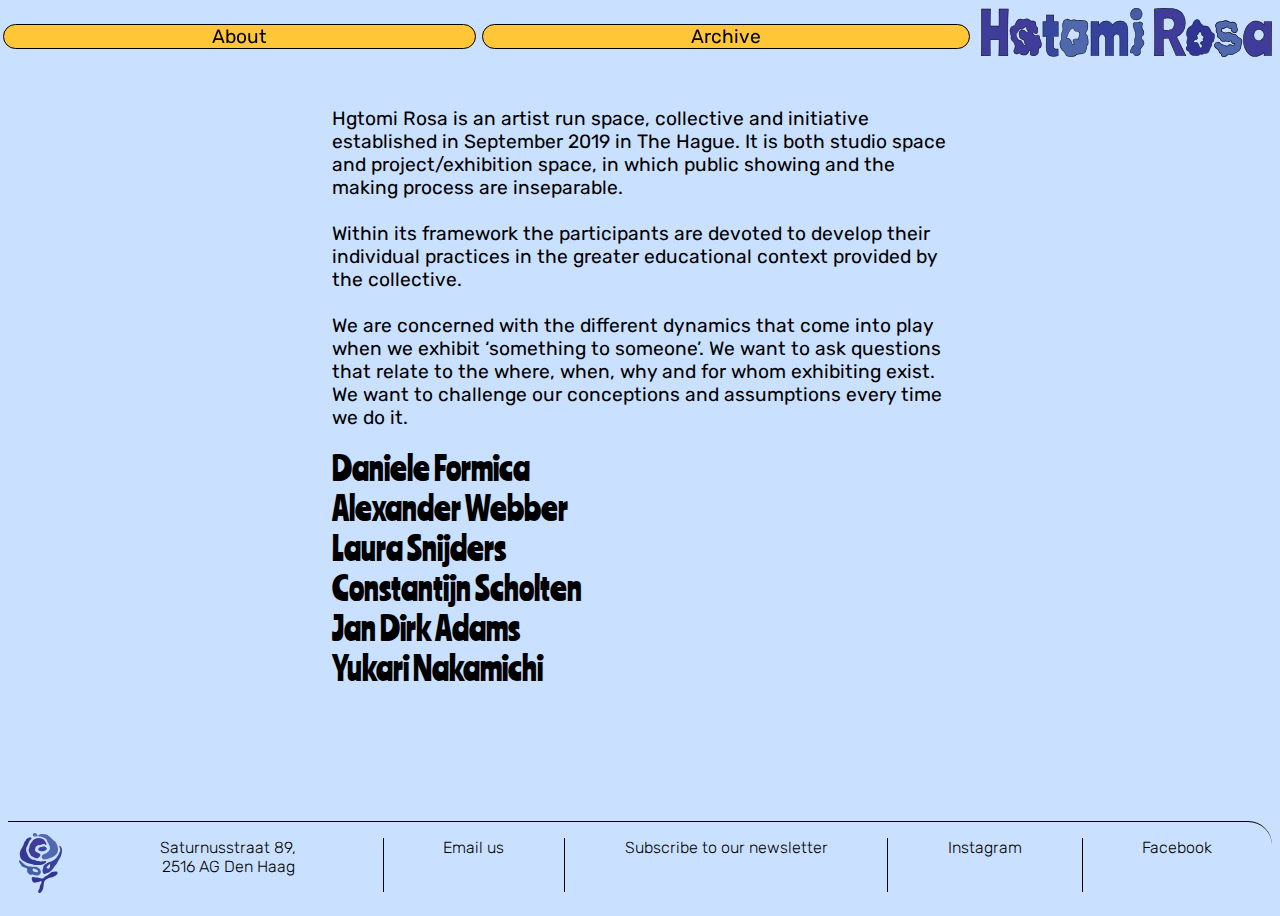
<file: about.html>
<!DOCTYPE html>
<!--[if lt IE 7]>      <html class="no-js lt-ie9 lt-ie8 lt-ie7"> <![endif]-->
<!--[if IE 7]>         <html class="no-js lt-ie9 lt-ie8"> <![endif]-->
<!--[if IE 8]>         <html class="no-js lt-ie9"> <![endif]-->
<!--[if gt IE 8]>      <html class="no-js"> <!--<![endif]-->
<html>

<head>
  <meta charset="utf-8">
  <meta http-equiv="X-UA-Compatible" content="IE=edge">
  <title>hgtomi rosa</title>
  <meta name="description" content="">
  <meta name="viewport" content="width=device-width, initial-scale=1">
  <link rel="stylesheet" href="css/about.css">
  <script src="https://ajax.googleapis.com/ajax/libs/jquery/3.2.1/jquery.min.js"></script>
  <script src="js/main.js"></script>

  <link rel="shortcut icon" type="image/x-icon" href="images/LogoM.ico">
</head>

<body>

  <section class="menu">
    <nav>
      <a href="about.html">
        About
      </a>
      <a href="archive.html">
        Archive
      </a>
    </nav>
    <a id="navbar-hgtomirosa" href="index.html">
      <img src="images/logo-edit/hr.svg" />
    </a>
  </section>


  <section class="content-container">
    <div id="general-intro">
      <p>
        Hgtomi Rosa is an artist run space, collective and initiative established in September 2019 in The Hague. It is both studio space and project/exhibition space, in which public showing and the making process are inseparable.
        <br /><br />
        Within its framework the participants are devoted to develop their individual practices in the greater educational context provided by the collective.
        <br /><br />
        We are concerned with the different dynamics that come into play when we exhibit ‘something to someone’. We want to ask questions that relate to the where, when, why and for whom exhibiting exist. We want to challenge our conceptions and assumptions every time we do it.
      </p>
    </div>
    <div id="participants">
      <div class="name" id="df">Daniele Formica</div>
      <div class="toggle-info" id="info-df" style="display:none;">
        <div class="artist-statement">
          Daniele Formica's work comes from the impulse to internalize and re-propose the universe to its people.  Combining cross-disciplinary knowledge and everyday banality he composes a repertoire of linguistic revelations, schizophrenic theories and poetic claims. Through sculpture and performance, Daniele orbits around his repertoire and involves others in such movement.
          <br /><br />
          Formica's repertoire is ultimately composed with the intention to share his view of a multi-layered and pluridimensional universe; and played for other humans to cultivate genuine curiosity towards life hidden realms; with the awareness that to contemplate is to set in motion new possibilities for the universe' revolution.
          <br /><br />
          Hgtomi Rosa means a community where we explore our individual artist practices and nurse, inspire and amuse one another.
          <br /><br />
          <a id="participants-website-link" href="https://www.danieleformica.com/" target="_blank">www.danieleformica.com</a>
        </div>
        <div class="artist-photo">
          <img src="images/participant-pic/df.jpg" />
        </div>
      </div>

      <div class="name" id="aw">Alexander Webber</div>
      <div class="toggle-info" id="info-aw" style="display:none;">
        <div class="artist-statement">
          to be added
          <br /><br />
          <a id="participants-website-link" href="https://alexanderwebber.eu/" target="_blank">alexanderwebber.eu</a>
        </div>
        <div class="artist-photo">
          <img src="images/participant-pic/aw.jpg" />
        </div>
      </div>

      <div class="name" id="ls">Laura Snijders</div>
      <div class="toggle-info" id="info-ls" style="display:none;">
        <div class="artist-statement">
          My work always revolves around the subject of fashion resulting in: photographs, (textile) installations, collage, publications and clothes. Since my graduation from fashion (at KABK, The Hague, 2018) I’ve been developing my work towards a more autonomous and multidisciplinary practice. In doing so, I seek different perspectives of looking at the current (fashion) system. I love how a chaotic system like the fashion system can function, how fashion is full of paradoxes and how there is no one outside the fashion system. I always start by observing the world around me; behavior, ways of dressing, climate change, order, systems and logic are subjects that keep coming back.
          <br /><br />
          <a id="participants-website-link" href="https://www.laurasnijders.com/" target="_blank">www.laurasnijders.com</a>
        </div>
        <div class="artist-photo">
          <img src="images/participant-pic/ls.jpg" />
        </div>
      </div>

      <div class="name" id="cs">Constantijn Scholten</div>
      <div class="toggle-info" id="info-cs" style="display:none;">
        <div class="artist-statement">
          to be added
          <br /><br />
          <a id="participants-website-link" href="http://www.constantijnscholten.nl/" target="_blank">www.constantijnscholten.nl</a>
        </div>
        <div class="artist-photo">
          <img src="images/participant-pic/cs.jpg" />
        </div>
      </div>

      <div class="name" id="jda">Jan Dirk Adams</div>
      <div class="toggle-info" id="info-jda" style="display:none;">
        <div class="artist-statement">
          to be added
          <br /><br />
          <a id="participants-website-link" href="http://jandirkadams.eu/" target="_blank">jandirkadams.eu</a>
        </div>
        <div class="artist-photo">
          <img src="images/participant-pic/jda.jpg" />
        </div>
      </div>

      <div class="name" id="yn">Yukari Nakamichi</div>
      <div class="toggle-info" id="info-yn" style="display:none;">
        <div class="artist-statement">
          to be added
          <br /><br />
          <a id="participants-website-link" href="https://www.yukarinakamichi.co/" target="_blank">www.yukarinakamichi.co</a>
        </div>
        <div class="artist-photo">
          <img src="images/participant-pic/yn.jpg" />
        </div>
      </div>
    </div>
  </section>

  <footer>
      <div class="footer-part" id="footer-part1">
        <div id="footer-logo"><img src="images/logo-original/logo.svg" /></div>
        <p id="address">Saturnusstraat 89, <br />2516 AG Den Haag</p>
      </div>
      <div class="footer-part" id="footer-part2">
        <p id="email">Email us</p>
        <p id="newsletter">Subscribe to our newsletter</p>
      </div>
      <div class="footer-part" id="footer-part3">
        <p id="instagram">Instagram</p>
        <p id="facebook">Facebook</p>
      </div>
  </footer>

</body>

</html>
</file>
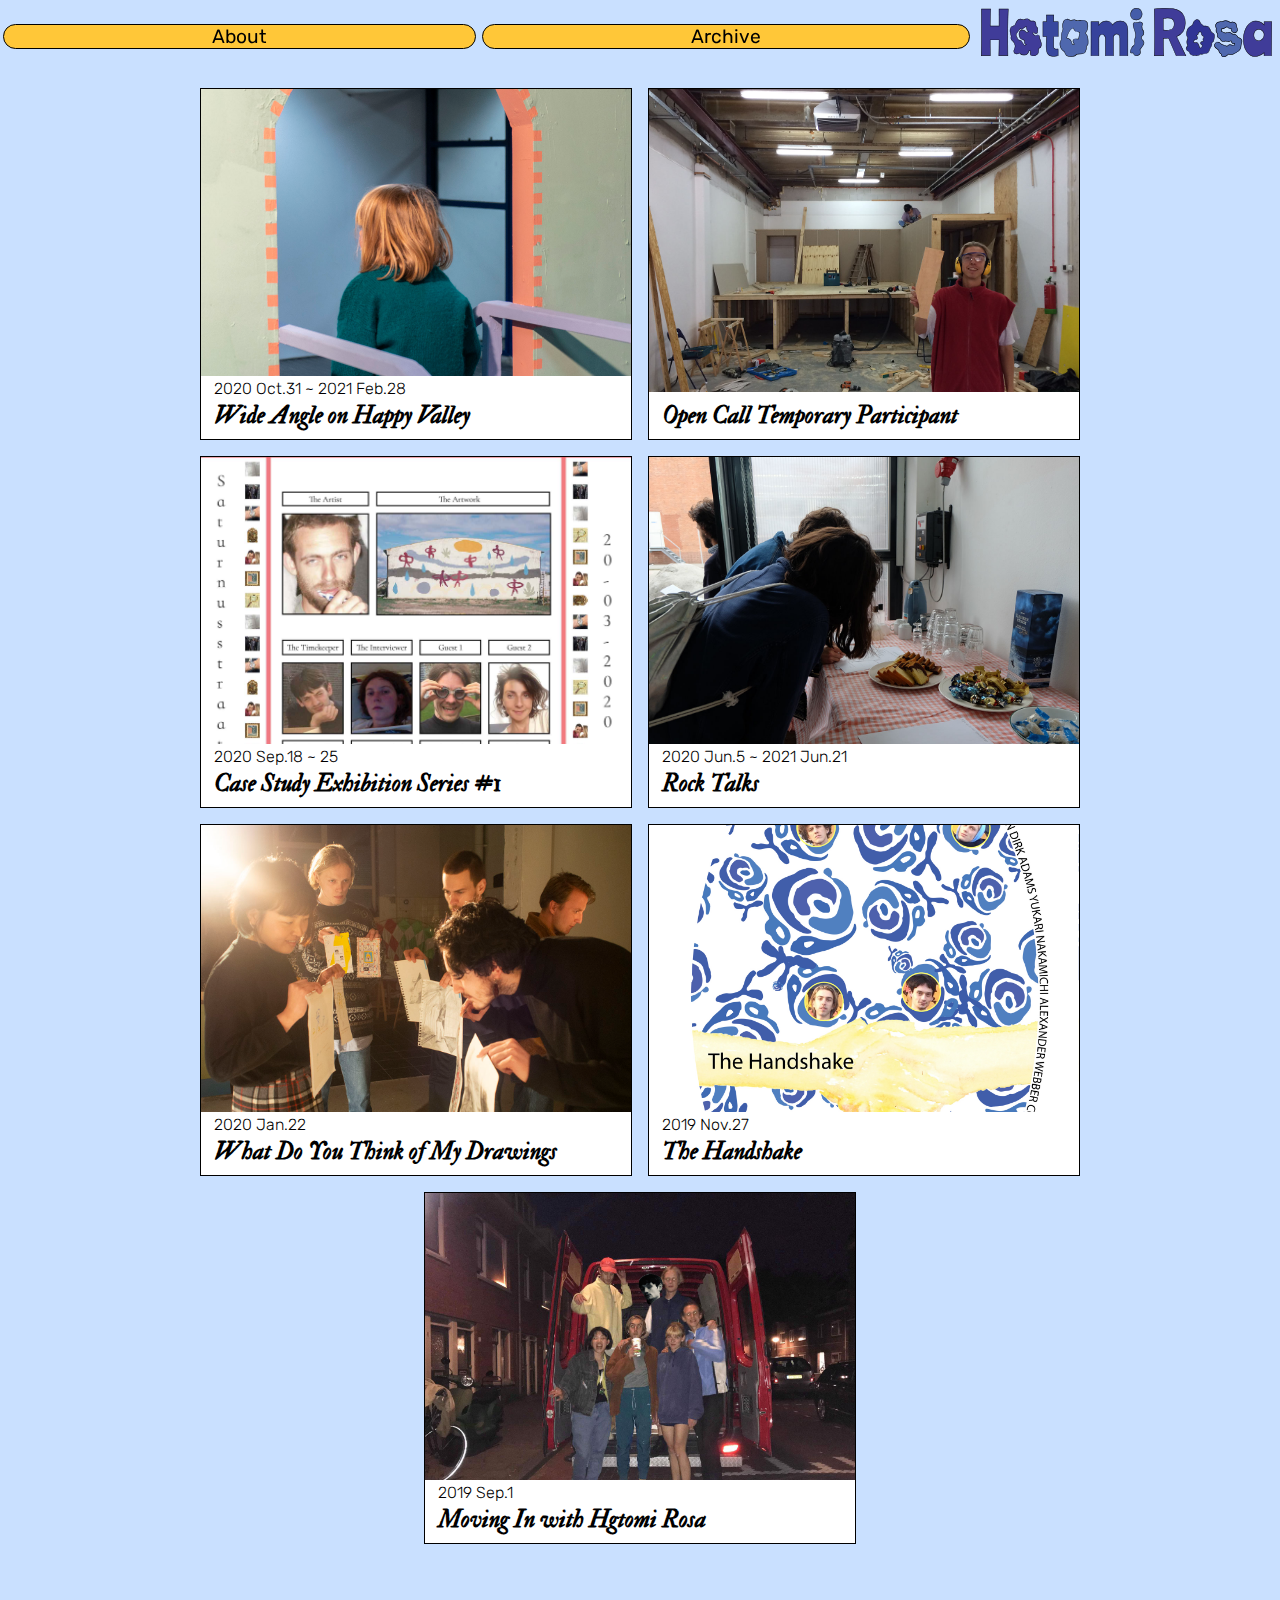
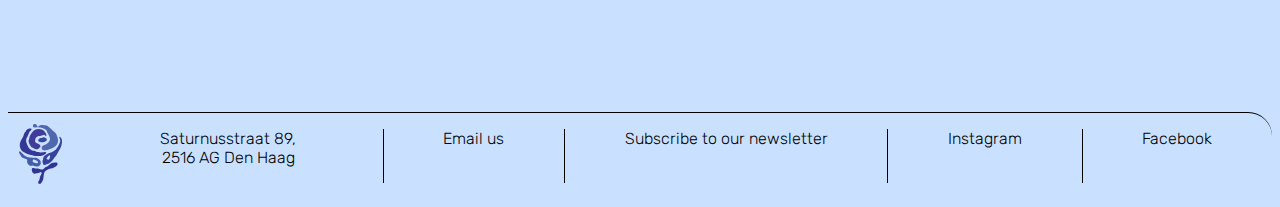
<file: archive.html>
<!DOCTYPE html>
<!--[if lt IE 7]>      <html class="no-js lt-ie9 lt-ie8 lt-ie7"> <![endif]-->
<!--[if IE 7]>         <html class="no-js lt-ie9 lt-ie8"> <![endif]-->
<!--[if IE 8]>         <html class="no-js lt-ie9"> <![endif]-->
<!--[if gt IE 8]>      <html class="no-js"> <!--<![endif]-->
<html>

<head>
  <meta charset="utf-8">
  <meta http-equiv="X-UA-Compatible" content="IE=edge">
  <title>hgtomi rosa</title>
  <meta name="description" content="">
  <meta name="viewport" content="width=device-width, initial-scale=1">
  <link rel="stylesheet" href="css/archive.css">
  <script src="https://ajax.googleapis.com/ajax/libs/jquery/3.2.1/jquery.min.js"></script>
  <script src="js/main.js"></script>

  <link rel="shortcut icon" type="image/x-icon" href="images/LogoM.ico">
</head>

<body>
  <section class="menu">
    <nav>
      <a href="about.html">
        About
      </a>
      <a href="archive.html">
        Archive
      </a>
    </nav>
    <a id="navbar-hgtomirosa" href="index.html">
      <img src="images/logo-edit/hr.svg" />
    </a>
  </section>

  <section class="content-container">
    <div class="grid-container">
      <div id="project7" style="background-image:url('images/cover-pic/wideangle_THUMBNAIL.jpg')">
        <div class="text-banner">
          <h1 class="cover-date">2020 Oct.31 ~ 2021 Feb.28</h1>
          <h2 class="cover-title">Wide Angle on Happy Valley</h2>
        </div>
      </div>
      <div id="project6" style="background-image:url('images/cover-pic/img_8293.jpg')">
        <div class="text-banner">
          <h1 class="cover-date"></h1>
          <h2 class="cover-title">Open Call Temporary Participant</h2>
        </div>
      </div>
      <div id="project5" style="background-image:url('images/cover-pic/casestudy_THUMBNAIL.jpg')">
        <div class="text-banner">
          <h1 class="cover-date">2020 Sep.18 ~ 25</h1>
          <h2 class="cover-title">Case Study Exhibition Series #1</h2>
        </div>
      </div>
      <div id="project4" style="background-image:url('images/cover-pic/rocktalks_THUMBNAIL.jpg')">
        <h2 class="cover-title"></h2>
        <div class="text-banner">
          <h1 class="cover-date">2020 Jun.5 ~ 2021 Jun.21</h1>
          <h2 class="cover-title">Rock Talks</h2>
        </div>
      </div>
      <div id="project3" style="background-image:url('images/cover-pic/wdytomd04.jpg')">
        <div class="text-banner">
          <h1 class="cover-date">2020 Jan.22</h1>
          <h2 class="cover-title">What Do You Think of My Drawings</h2>
        </div>
      </div>
      <div id="project2" style="background-image:url('images/cover-pic/thehandshake_THUMBNAIL.jpg')">
        <div class="text-banner">
          <h1 class="cover-date">2019 Nov.27</h1>
          <h2 class="cover-title">The Handshake</h2>
        </div>
      </div>
      <div id="project1" style="background-image:url('images/cover-pic/90c94306-5245-4550-a6ff-a3b109fb0e97 copy.jpg')">
        <div class="text-banner">
          <h1 class="cover-date">2019 Sep.1</h1>
          <h2 class="cover-title">Moving In with Hgtomi Rosa</h2>
        </div>
      </div>
    </div>
  </section>

  <footer>
      <div class="footer-part" id="footer-part1">
        <div id="footer-logo"><img src="images/logo-original/logo.svg" /></div>
        <p id="address">Saturnusstraat 89, <br />2516 AG Den Haag</p>
      </div>
      <div class="footer-part" id="footer-part2">
        <p id="email">Email us</p>
        <p id="newsletter">Subscribe to our newsletter</p>
      </div>
      <div class="footer-part" id="footer-part3">
        <p id="instagram">Instagram</p>
        <p id="facebook">Facebook</p>
      </div>
  </footer>

</body>

</html>
</file>
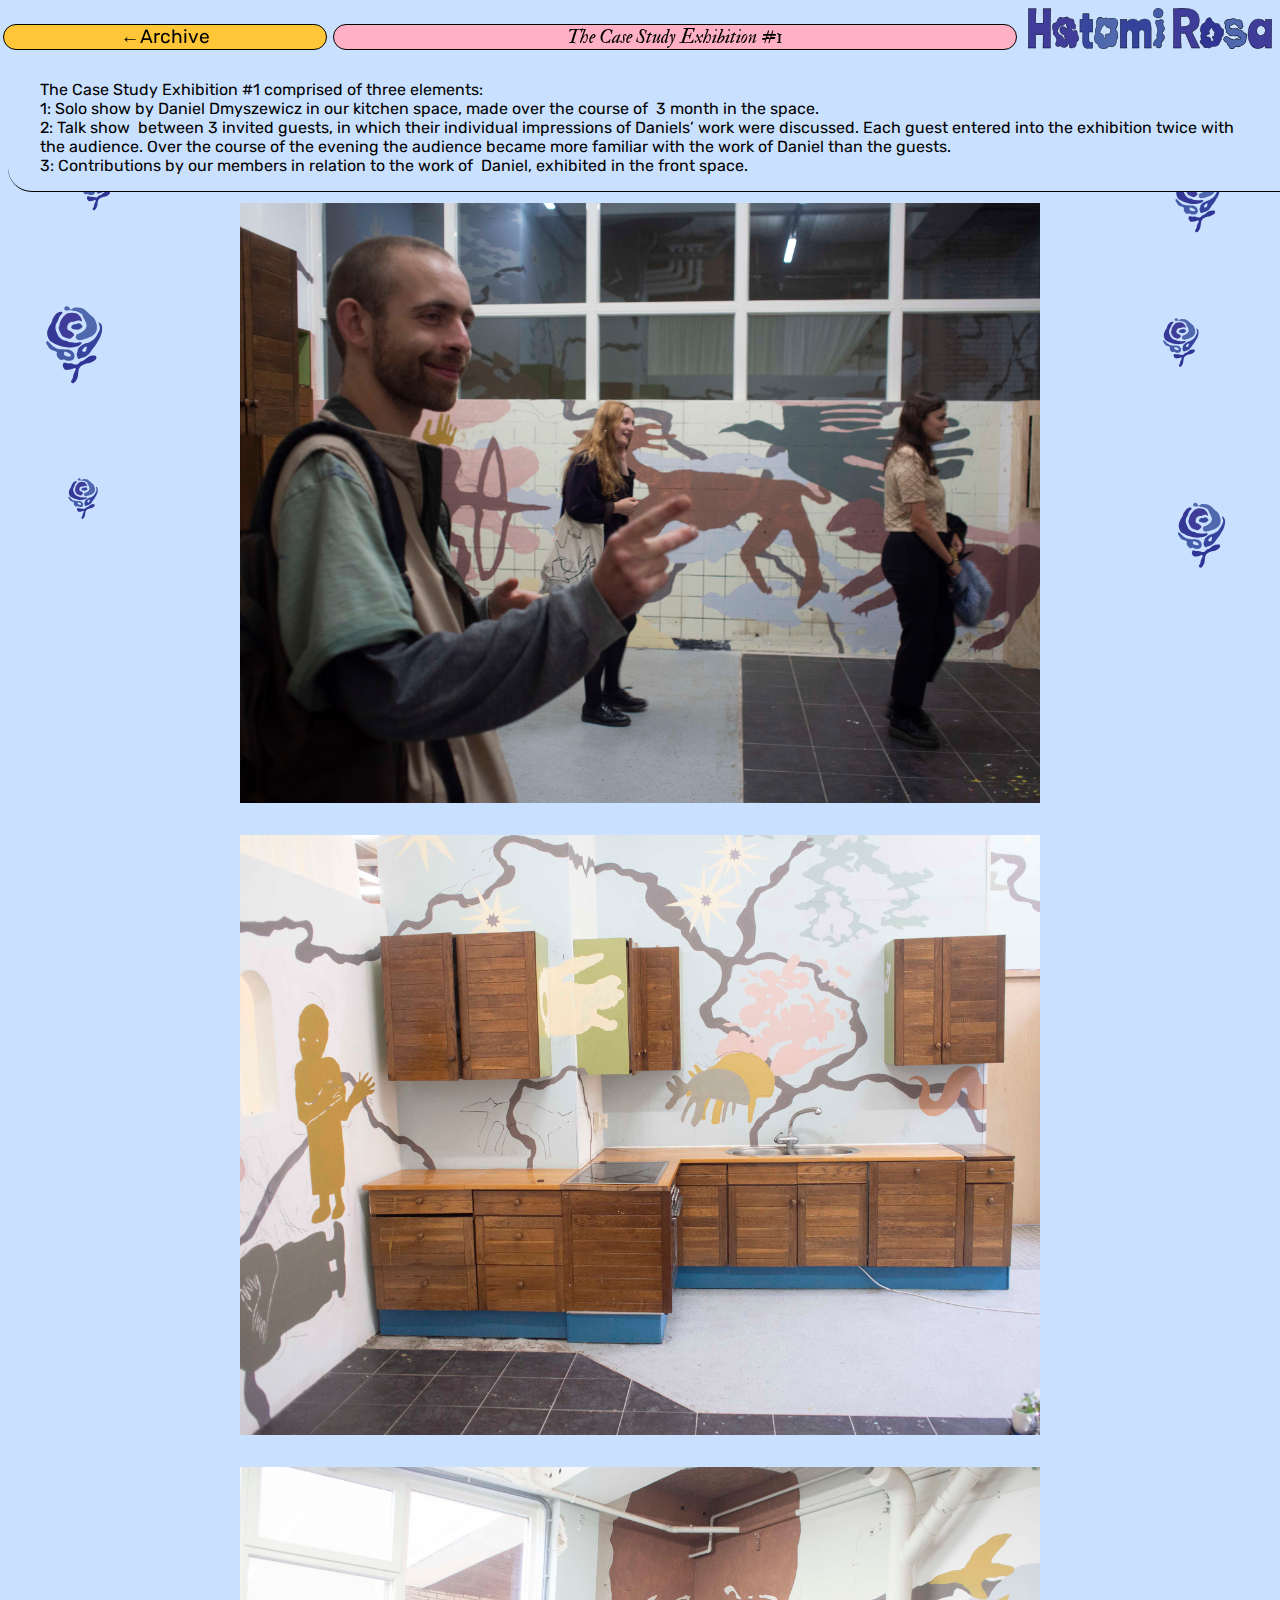
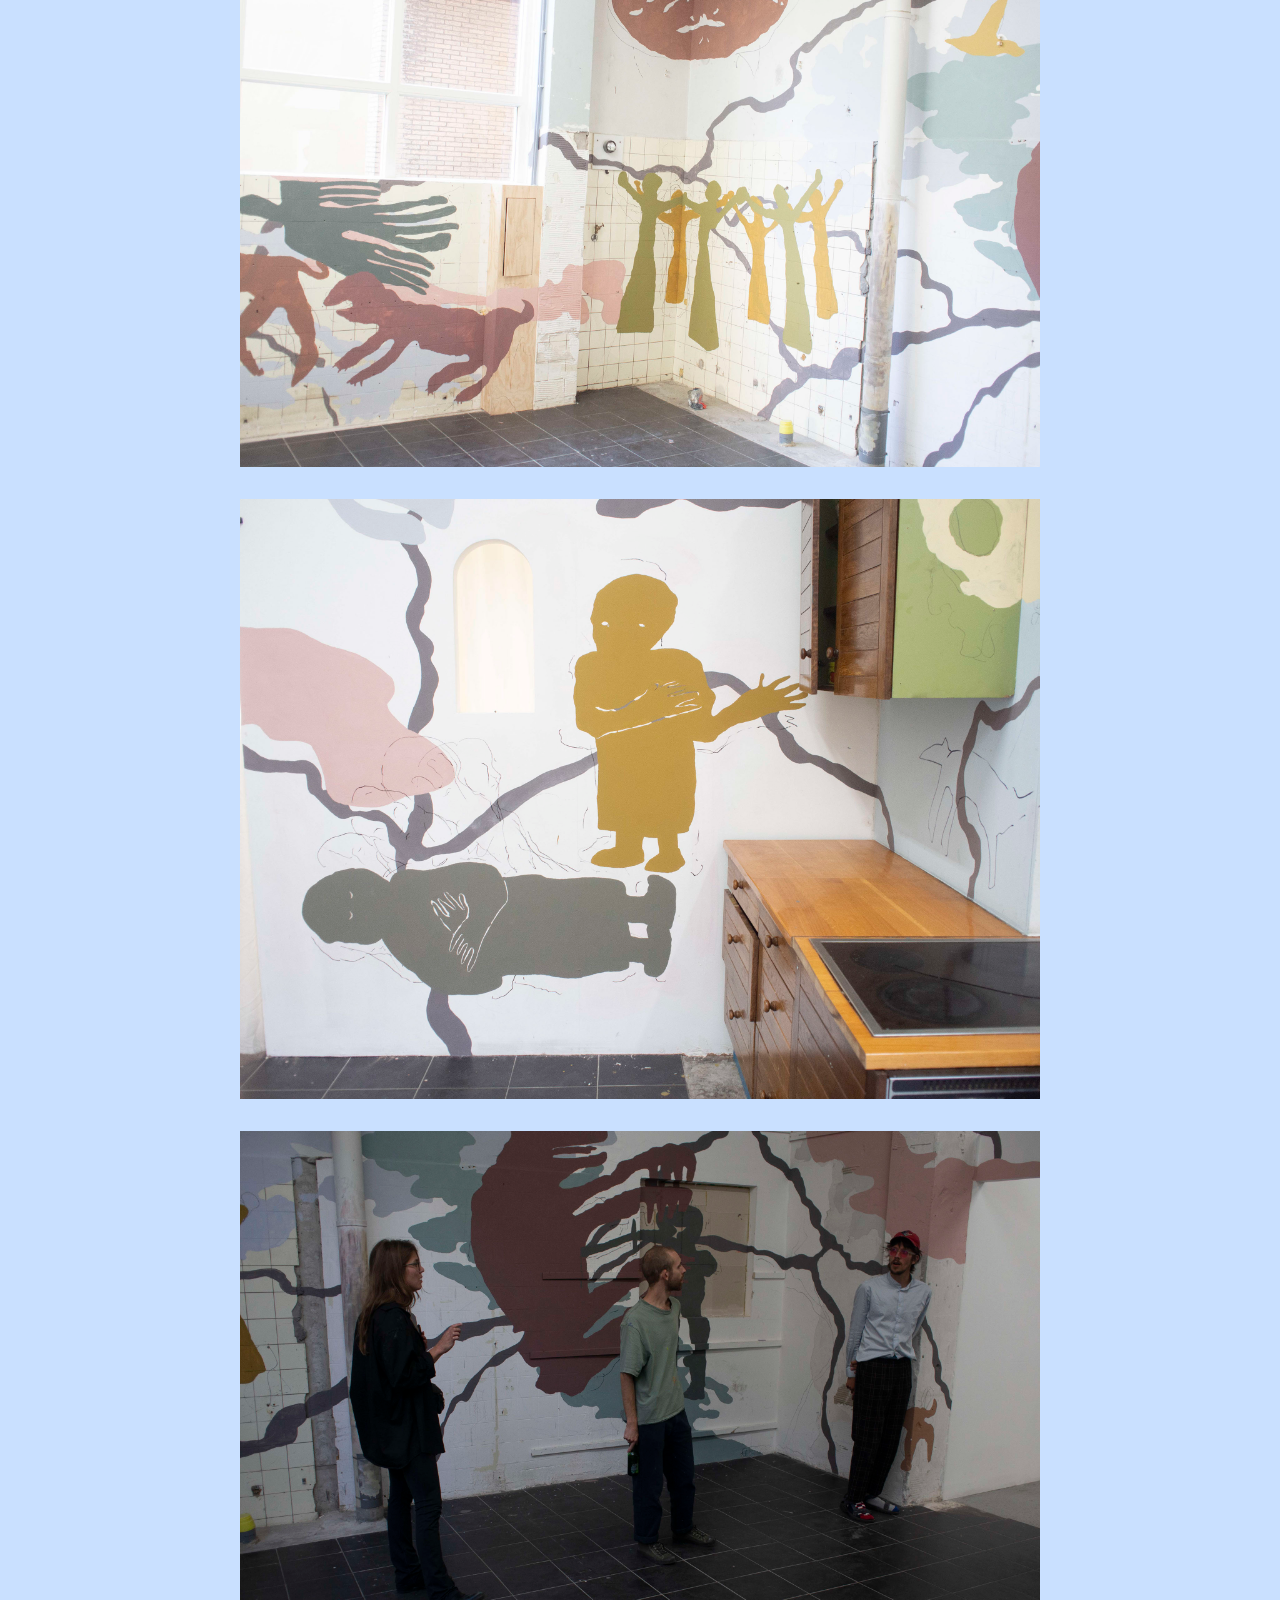
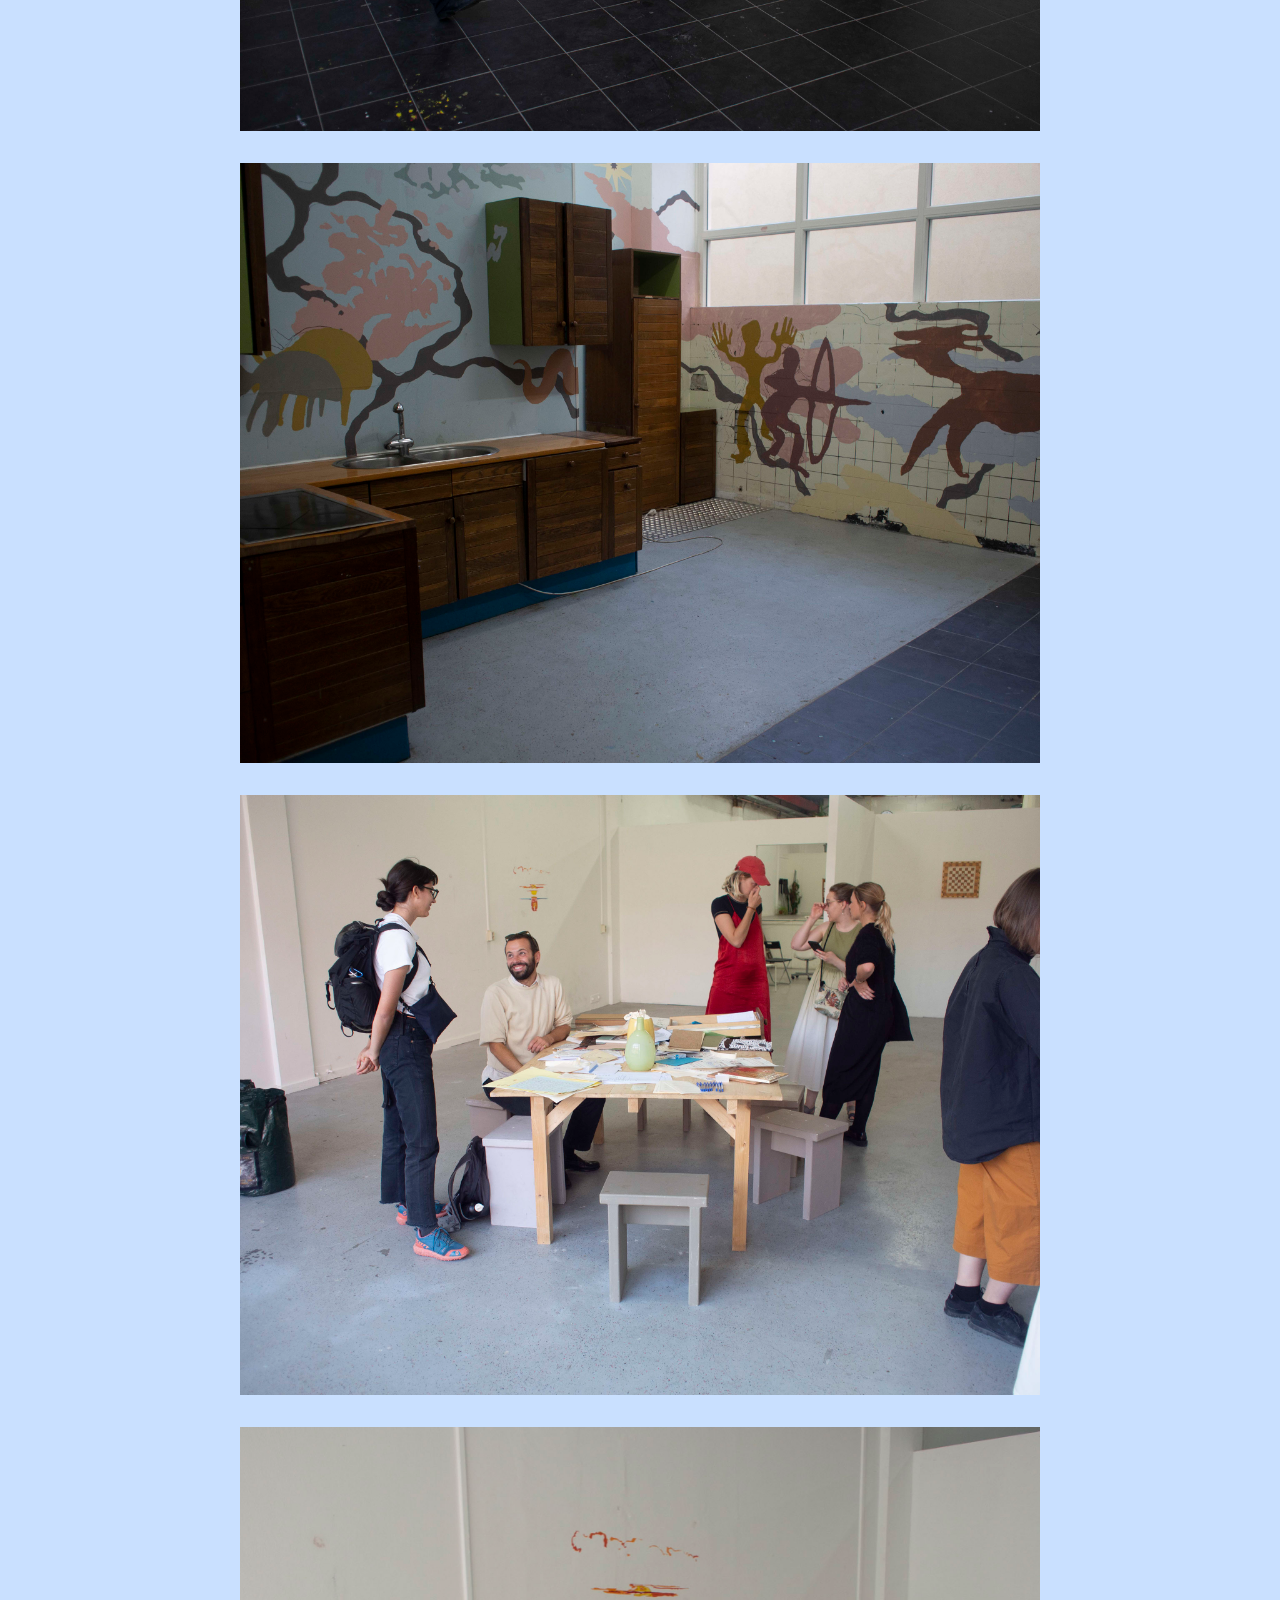
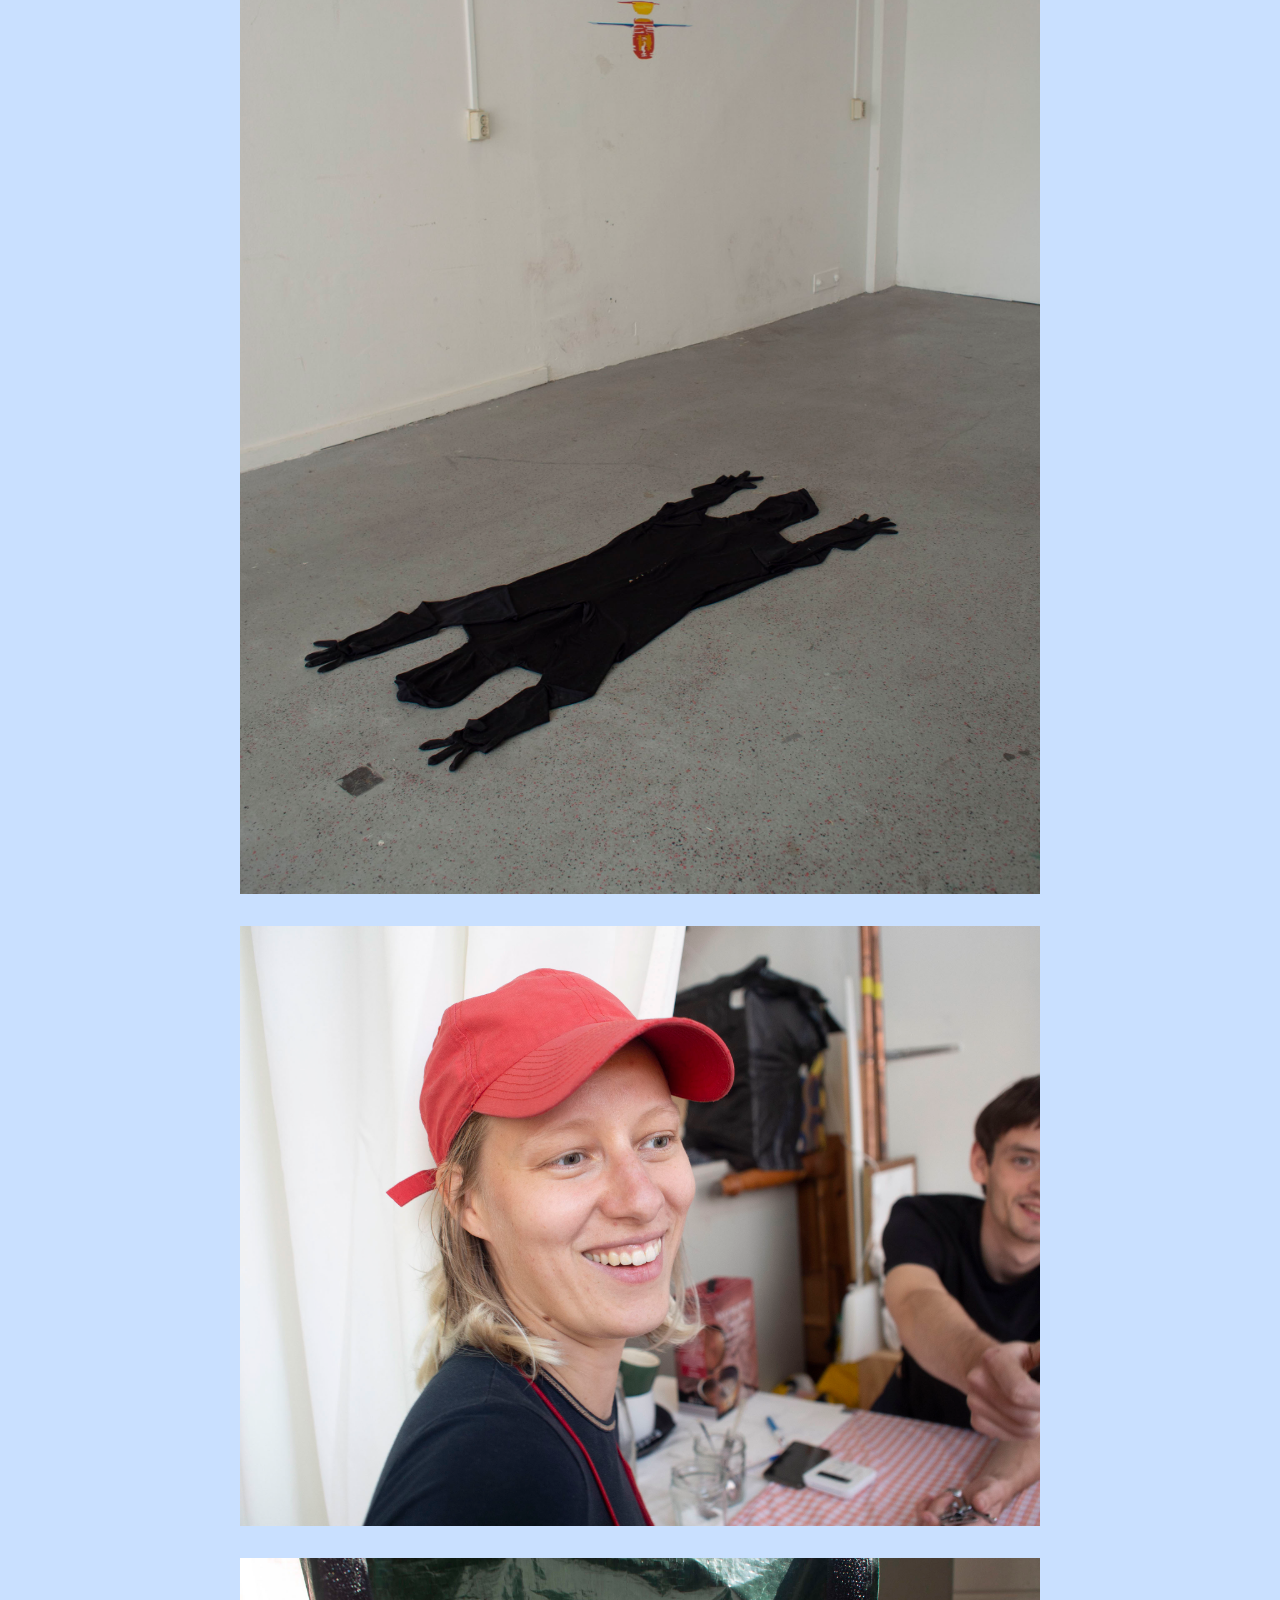
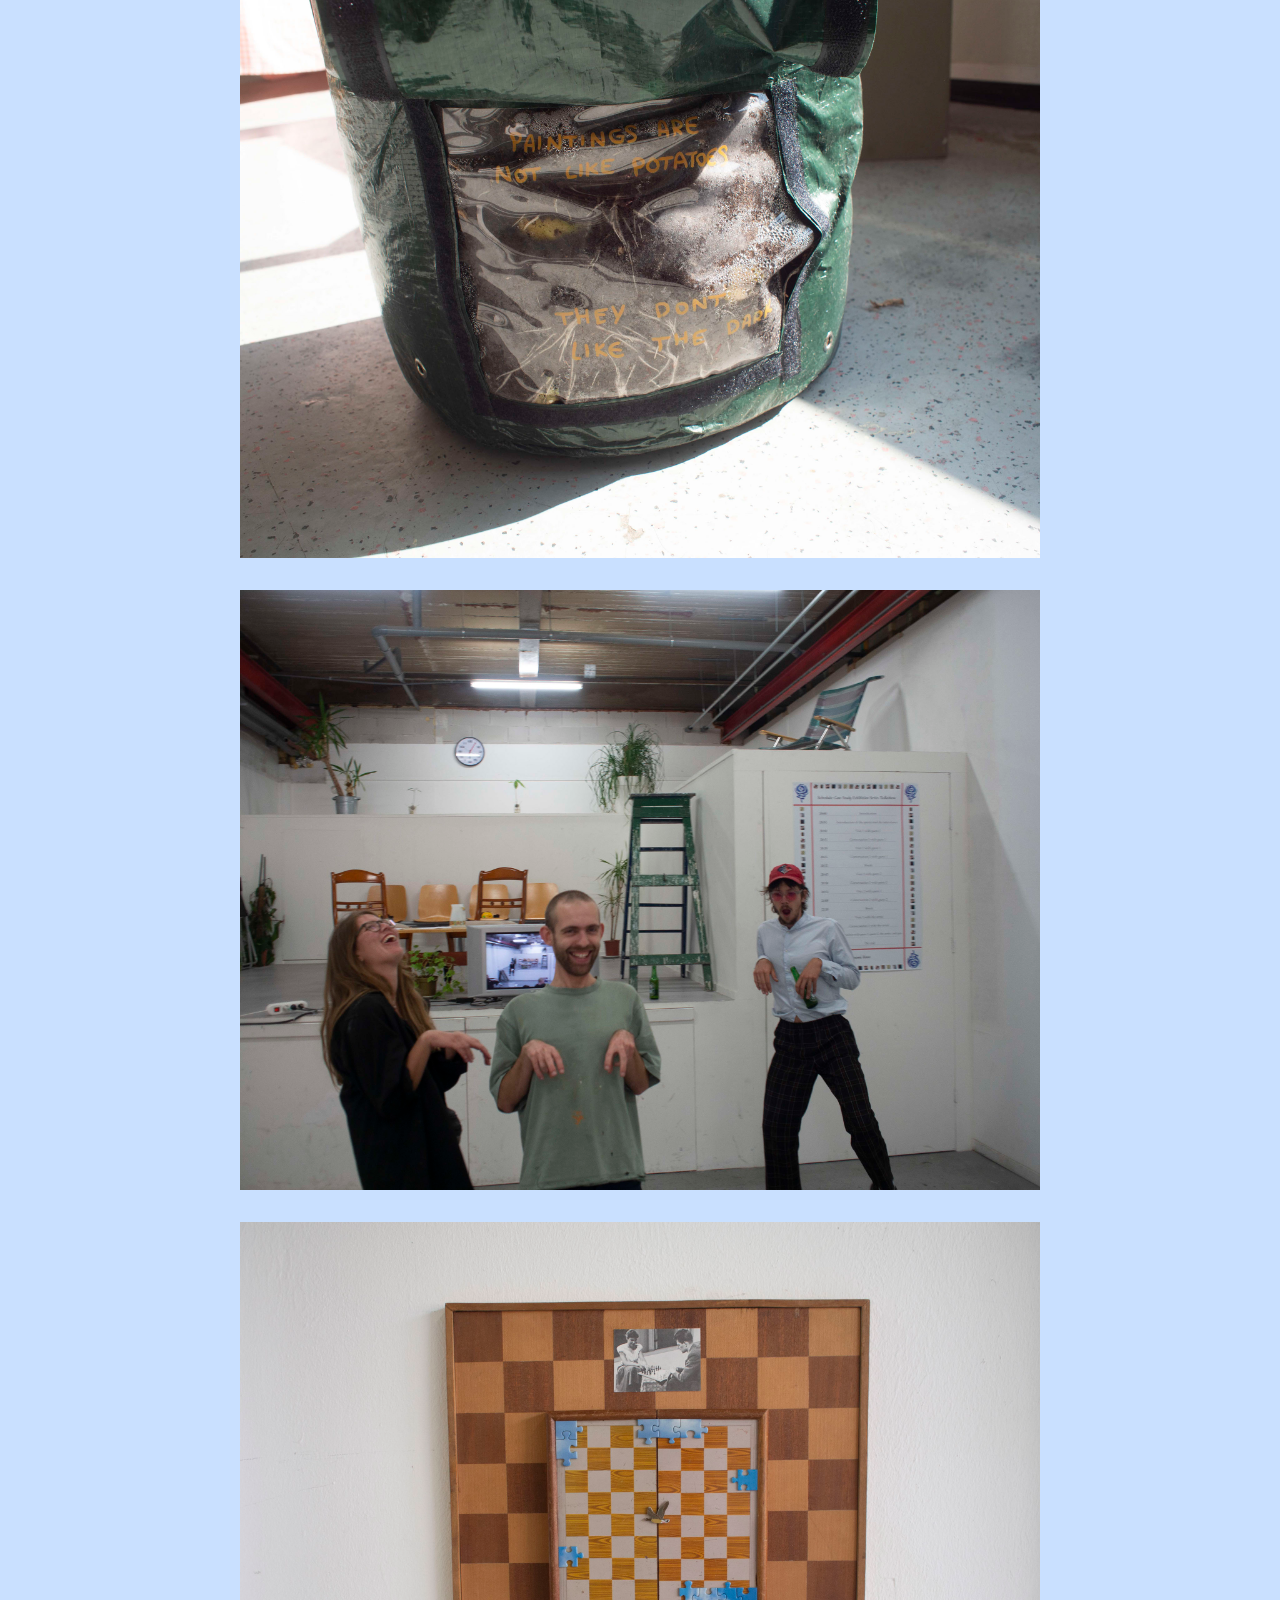
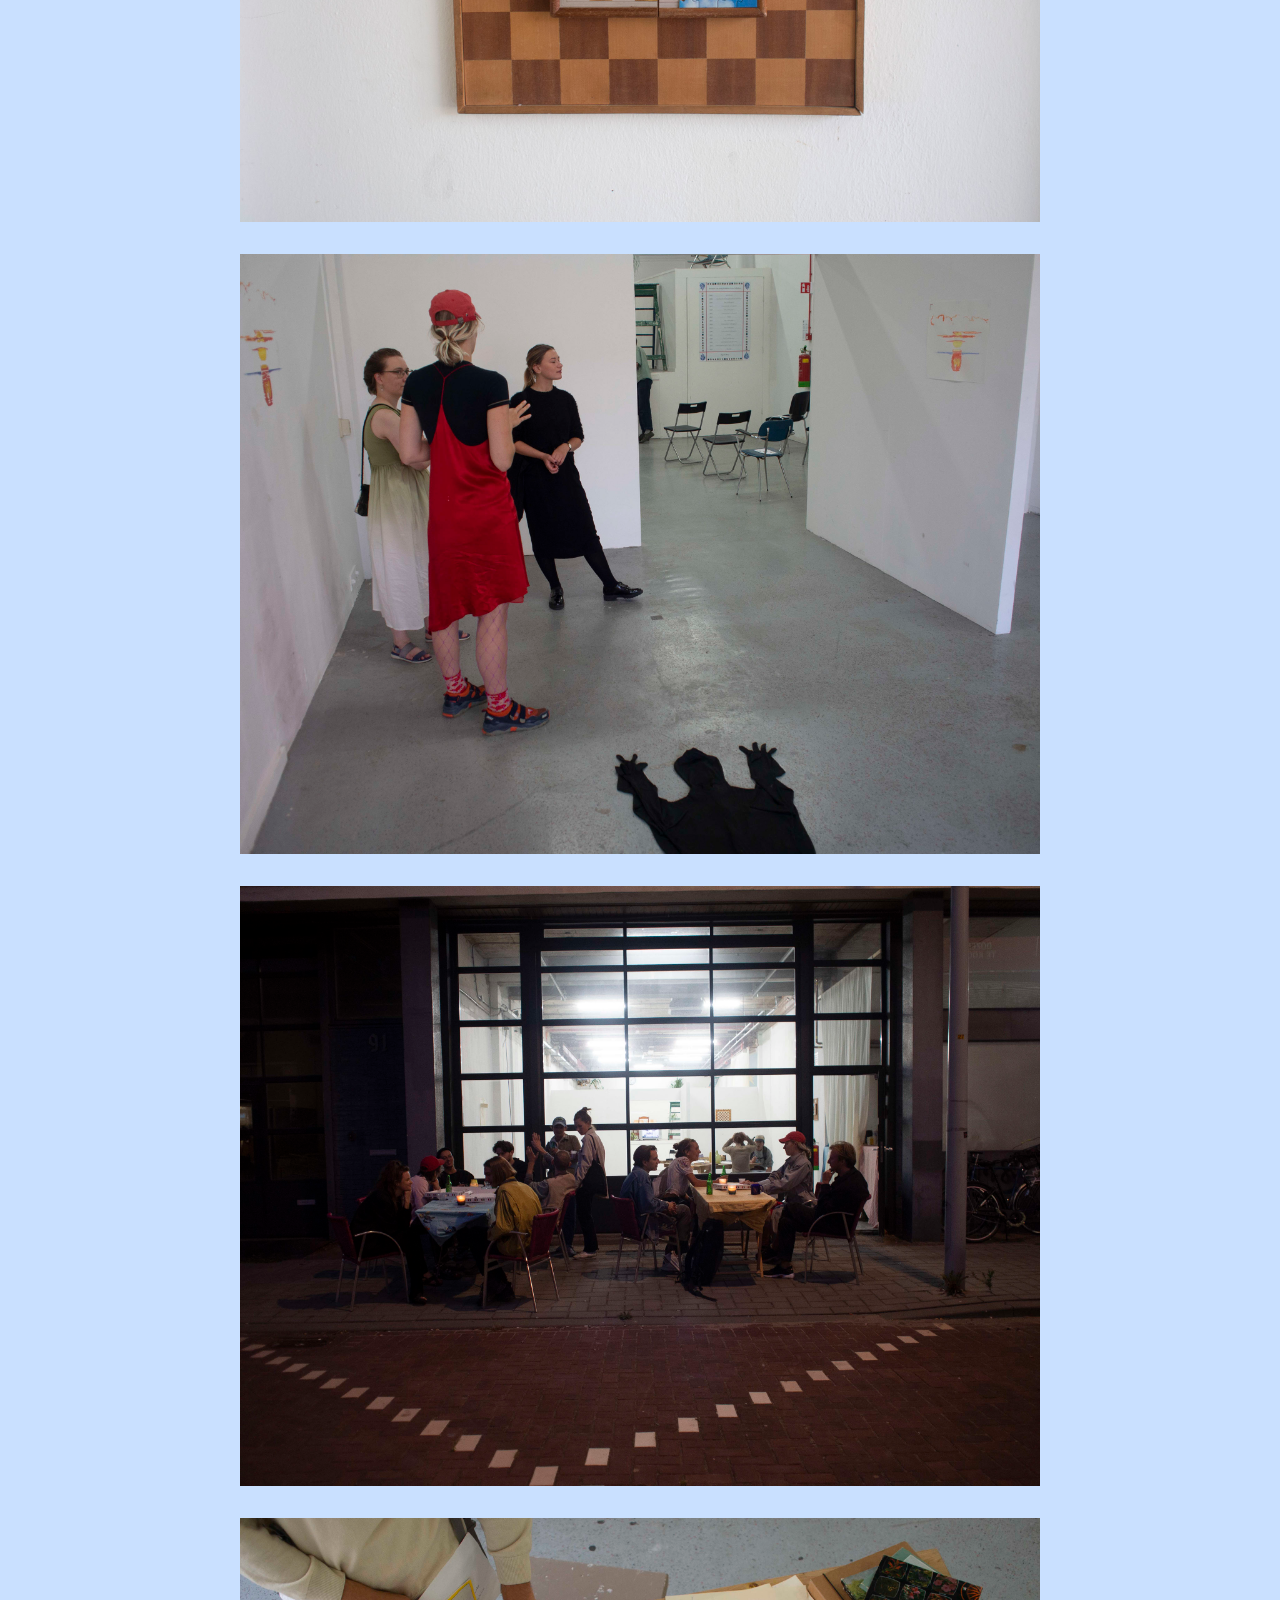
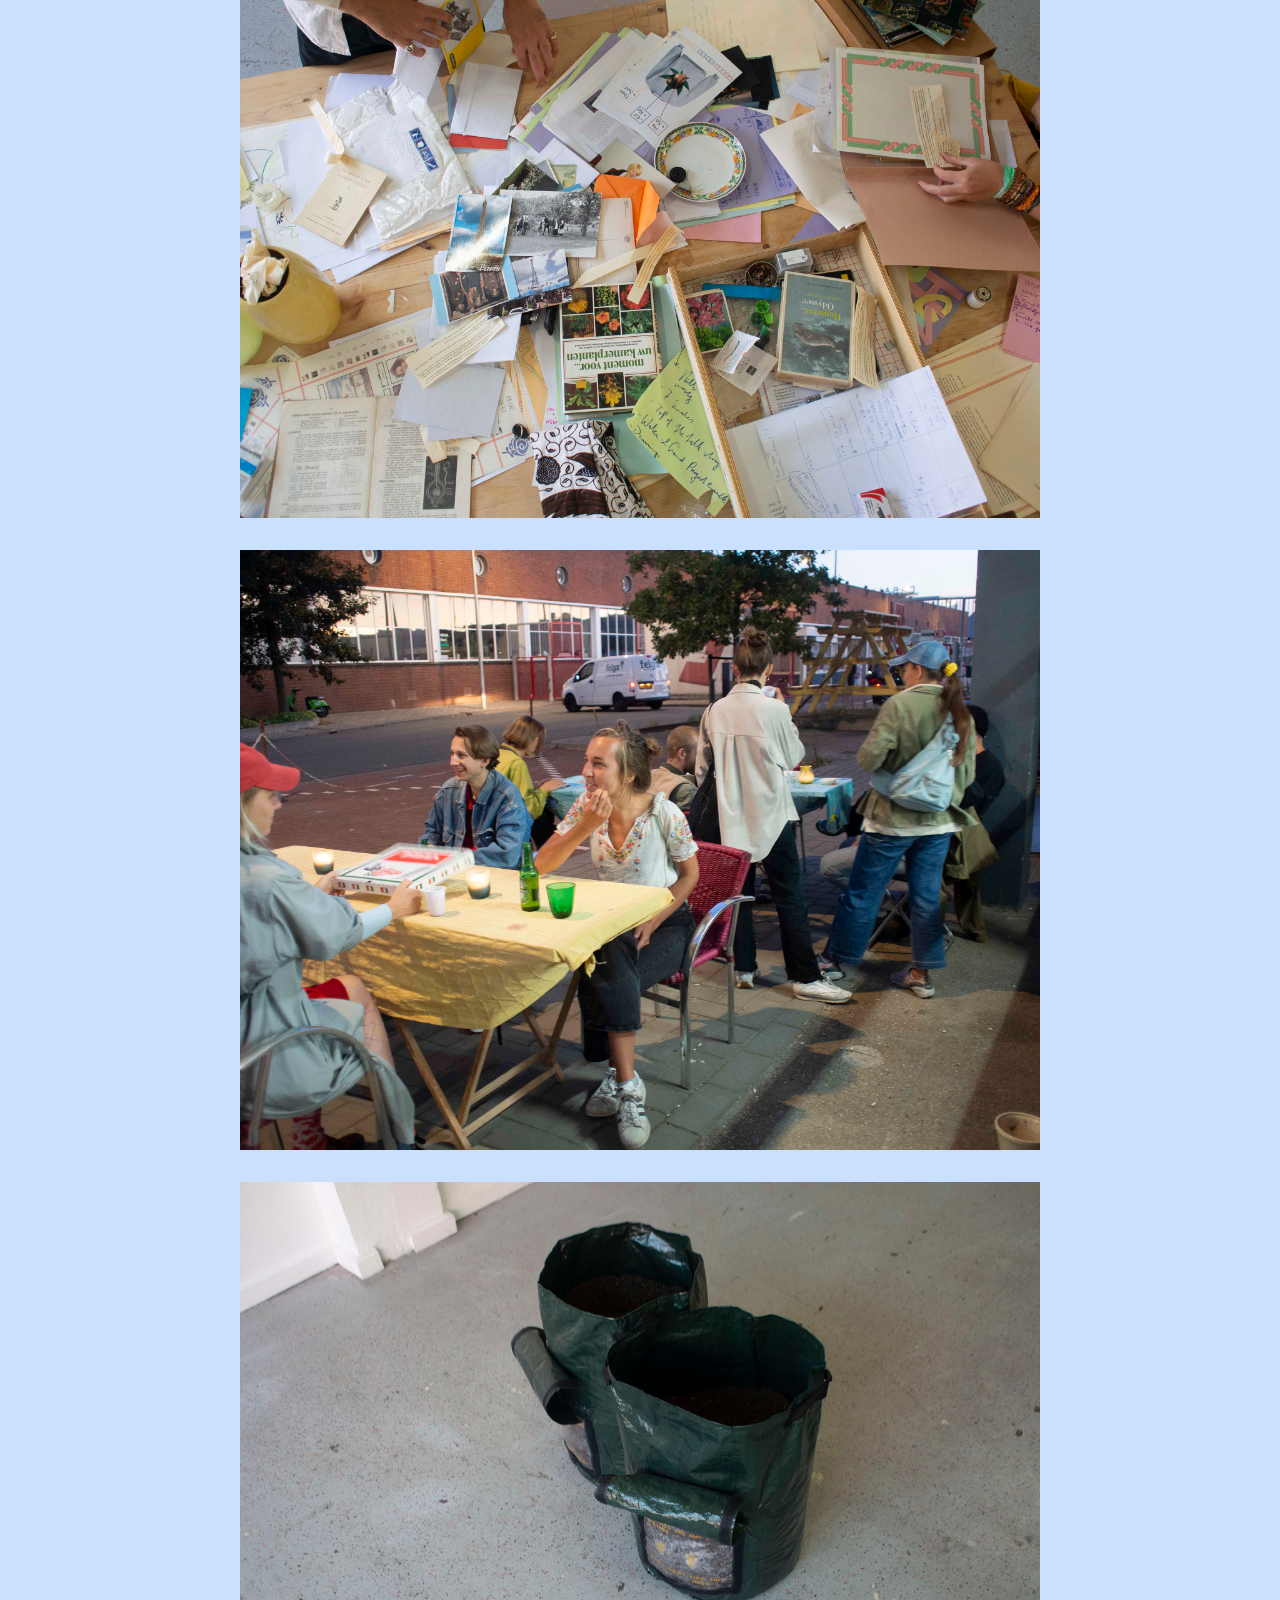
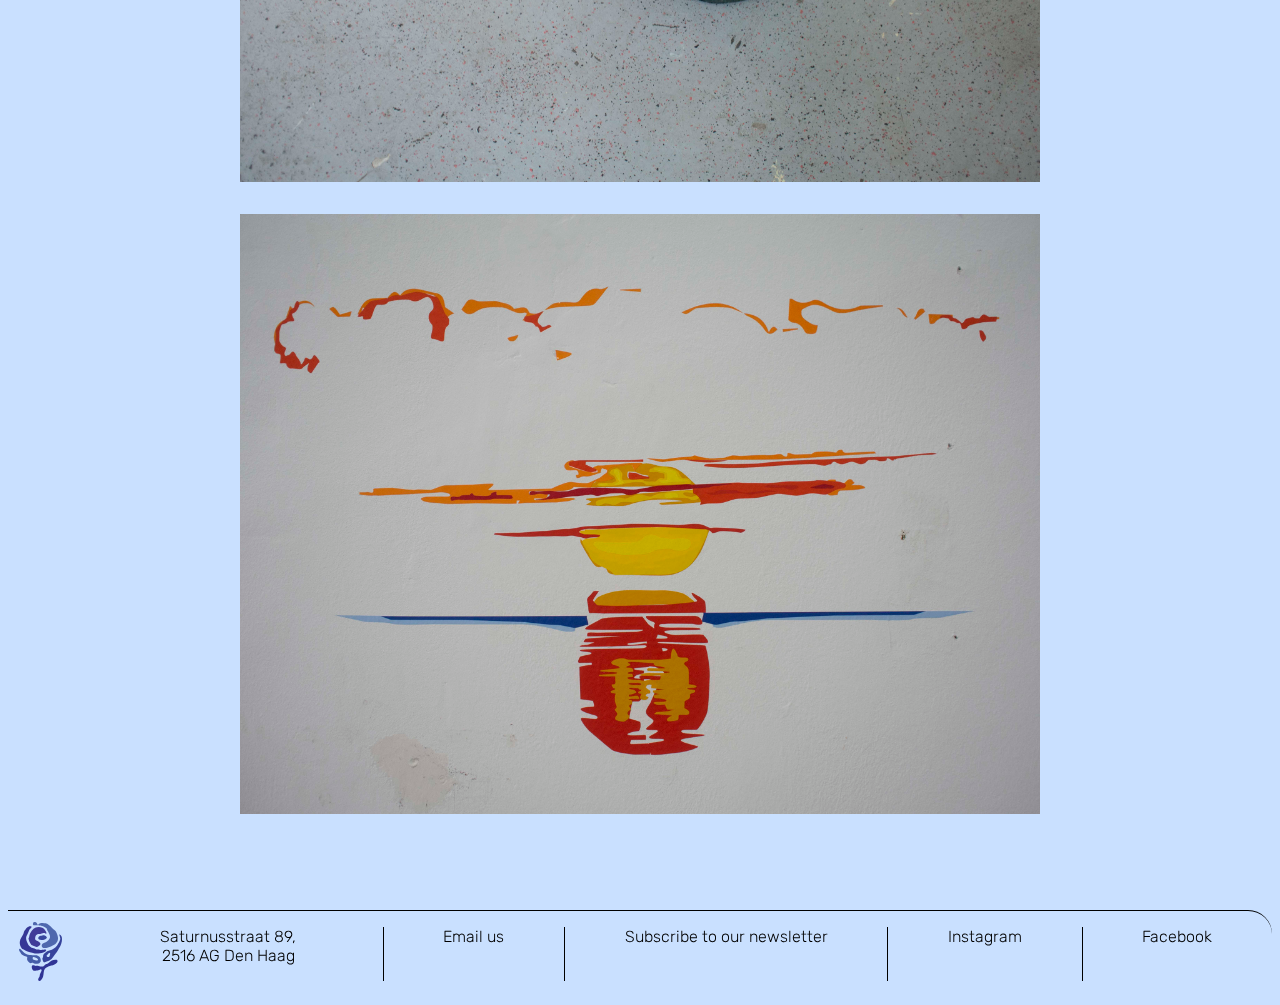
<file: archive/case-study.html>
<!DOCTYPE html>
<!--[if lt IE 7]>      <html class="no-js lt-ie9 lt-ie8 lt-ie7"> <![endif]-->
<!--[if IE 7]>         <html class="no-js lt-ie9 lt-ie8"> <![endif]-->
<!--[if IE 8]>         <html class="no-js lt-ie9"> <![endif]-->
<!--[if gt IE 8]>      <html class="no-js"> <!--<![endif]-->
<html>

<head>
  <meta charset="utf-8">
  <meta http-equiv="X-UA-Compatible" content="IE=edge">
  <title>hgtomi rosa</title>
  <meta name="description" content="">
  <meta name="viewport" content="width=device-width, initial-scale=1">
  <link rel="stylesheet" href="../css/archive.css">
  <script src="https://ajax.googleapis.com/ajax/libs/jquery/3.2.1/jquery.min.js"></script>
  <script src="../js/main.js"></script>

  <link rel="shortcut icon" type="image/x-icon" href="../images/LogoM.ico">
</head>

<body>
  <section class="menu">
    <nav>
      <a href="../archive.html">
        &#8592;Archive
      </a>
      <a id="current-title" href="case-study.html">
        The Case Study Exhibition #1
      </a>
    </nav>
    <a id="navbar-hgtomirosa" href="../index.html">
      <img src="../images/logo-edit/hr.svg" />
    </a>
  </section>

  <section class="project-text">
    The Case Study Exhibition #1 comprised of three elements:
    <br />
    1: Solo show by Daniel Dmyszewicz in our kitchen space, made over the course of  3 month in the space.
    <br />
    2: Talk show  between 3 invited guests, in which their individual impressions of Daniels’ work were discussed. Each guest entered into the exhibition twice with the audience.
    Over the course of the evening the audience became more familiar with the work of Daniel than the guests.
    <br />
    3: Contributions by our members in relation to the work of  Daniel, exhibited in the front space.
  </section>

  <section class="project-images">
    <div class="project-gallery">
      <img src="../images/catagorised-files/Case Study Exhibition Series 1/casestudy 1.jpg" />
      <img src="../images/catagorised-files/Case Study Exhibition Series 1/casestudy 2.jpg" />
      <img src="../images/catagorised-files/Case Study Exhibition Series 1/casestudy 3.jpg" />
      <img src="../images/catagorised-files/Case Study Exhibition Series 1/casestudy 4.jpg" />
      <img src="../images/catagorised-files/Case Study Exhibition Series 1/casestudy 5.jpg" />
      <img src="../images/catagorised-files/Case Study Exhibition Series 1/casestudy 6.jpg" />
      <img src="../images/catagorised-files/Case Study Exhibition Series 1/casestudy 7.jpg" />
      <img src="../images/catagorised-files/Case Study Exhibition Series 1/casestudy 8.jpg" />
      <img src="../images/catagorised-files/Case Study Exhibition Series 1/casestudy 9.jpg" />
      <img src="../images/catagorised-files/Case Study Exhibition Series 1/casestudy 10.jpg" />
      <img src="../images/catagorised-files/Case Study Exhibition Series 1/casestudy 11.jpg" />
      <img src="../images/catagorised-files/Case Study Exhibition Series 1/casestudy 12.jpg" />
      <img src="../images/catagorised-files/Case Study Exhibition Series 1/casestudy 13.jpg" />
      <img src="../images/catagorised-files/Case Study Exhibition Series 1/casestudy 14.jpg" />
      <img src="../images/catagorised-files/Case Study Exhibition Series 1/casestudy 15.jpg" />
      <img src="../images/catagorised-files/Case Study Exhibition Series 1/casestudy 16.jpg" />
      <img src="../images/catagorised-files/Case Study Exhibition Series 1/casestudy 17.jpg" />
      <img src="../images/catagorised-files/Case Study Exhibition Series 1/casestudy 18.jpg" />
    </div>
  </section>

  <footer>
      <div class="footer-part" id="footer-part1">
        <div id="footer-logo-backhome"><img src="../images/logo-original/logo.svg" /></div>
        <p id="address">Saturnusstraat 89, <br />2516 AG Den Haag</p>
      </div>
      <div class="footer-part" id="footer-part2">
        <p id="email">Email us</p>
        <p id="newsletter">Subscribe to our newsletter</p>
      </div>
      <div class="footer-part" id="footer-part3">
        <p id="instagram">Instagram</p>
        <p id="facebook">Facebook</p>
      </div>
  </footer>

  <section class="interactive-background-left">
      <div class="small-flower-1">
        <svg xmlns="http://www.w3.org/2000/svg" height="100%" width="100%" viewBox="-170 -170 700 700">
          <defs>
            <style>
              .bg-cls-1 {
                fill: #4f68ae;
              }
              .bg-cls-2 {
                fill: #353796;
              }
              .bg-cls-3 {
                fill: #403c99;
              }
              .bg-cls-4 {
                fill: #37479e;
              }
              .bg-cls-5 {
                fill: #303495;
              }
              .bg-cls-6 {
                fill: #36439c;
              }
              .bg-cls-7 {
                fill: #455da9;
              }
            </style>
          </defs>
          <g id="Layer_2" data-name="Layer 2">
            <g id="レイヤー_9" data-name="レイヤー 9"><path
              class="bg-cls-1"
              d="M109.69,117.69A14.37,14.37,0,0,1,112,105.43c2-2.64,11.73-5.66,18.76-9.64,8.65-4.9,16.3-13.15,18-21,1.11-5.19-.61-9.37-2.27-14.05C143,51,138.5,43.52,136.26,40.93c-1.26-1.45-.81-6.92-4.07-10.73-3.84-4.48-10.37-7.29-16.71-10-5-2.14-13.75-2.22-17.14-3.48-1.35-.5-1.85-1.52-5.48-1.47-4.3.07-21.55,1.64-23.24.14-5.16-4.62-1.94-13,2.54-14.94C75.45-1,86.35.92,87.51,9.63c.75,5.57,6.1,2.53,8.63,0s13.92-5.74,23-3.72,12.91-5.5,41.12,23.93c6.62,6.9,13.66,9.06,17.73,16.73,9.73,18.33,10.9,32.11,8.25,41.2-3.54,12.12-12,24-43.44,33.26C118.91,128.05,115.25,126.28,109.69,117.69Z"/><path
              class="bg-cls-2"
              d="M59.29,22.1A2.56,2.56,0,0,1,60,25.69c-.8,1.19-2,2.86-3.21,4.49-2.11,2.78-5.23,2-11.38,18.12-6.62,17.3-18.11,23.92-5.22,51.32,3.55,7.56,5.07,12.57,11.14,17.65,5.65,4.72,11.38,9.85,22.07,9.85,6.35,0,3.83,6.4,20.9,5.71,3.4-.14,4.48,1.39,7.43,1.74,14.74,1.74,29.46-5.48,29,1.51-.2,3.16-5.68,8.53-13.94,11.38-12.84,4.43-31.47,5.53-40.35,4C37,144.56,32.26,137.53,19.94,131.78c-10-4.66-17.88-22.76-16-37C5.68,81.2,14.81,69,20.29,59c2.74-5,1.95-9.06,6-16.49,1.86-3.38,6.35-7.28,7-9.54,1.4-4.57,10-9.23,12.48-10.43C50.21,20.44,56.15,20.07,59.29,22.1Z"/><path
              class="bg-cls-3"
              d="M77.34,27.48C70.26,30.2,51,50.91,49.34,68.89c-.7,7.62-3.51,8.39-3.49,10.14,0,5.29,5.56,19.25,11.33,27.79,3.47,5.12,7.11,5,17.77,10.24,9.56,4.67,14.47,2.36,16.84.89,3.21-2,9.81-8,10.73-9.83,3.35-6.49-7.39-12.45-9.15-14.09-1.27-1.18-7.57-3.28-9.81-4.43-5.68-2.92-6.93-7-5.78-13.88,1.39-8.33,3-13.06,13.51-17.42,8.83-3.68,3.47,3.38,17.33-3.36,1.41-.68,11.48-3.75,15.58-1.74,2.18,1.06,9.71,9.49,6.87-3.27-1.51-6.77-11-19.71-18.75-22.65A47.81,47.81,0,0,0,77.34,27.48Z"/>
              <path class="bg-cls-4" d="M102.74,66.71c1.92-.43,6.43.22,13.73-3,3.35-1.5,8.79.64,11.77,3.16,1.94,1.65,5.6,5.84,5.66,7.85.1,2.94-2.39,4.36-7.73,8.61s-16.59,3.33-19.75,2.8c-6.06-1-15.16-3.68-14.15-9.67S102.74,66.71,102.74,66.71Z"/><path
              class="bg-cls-5"
              d="M102.45,213.76c1.45.29,9.43,2.32,13.54.17,4.41-2.32,7.12-7.12,13-10.6,1.48-.88,3.59-.05,5.13-.93,8.47-4.8,16.07-13.75,23.72-17.24,8.44-3.84,24.32-3.69,26-.84,2.62,4.49,2.94,10.6-7.28,17.26-18.75,12.21-17.79,7.12-28.05,10.08-5,1.45-18.1,6.47-24,13.54-7.78,9.37-4.83,27.92-9,38.68-1.54,4-9,20.29-16.71,20.26,0,0-8.45-1.76-6.67-8.57,1.43-5.46,4.55-6.79,6.06-11.27s1.15-8.67,1.88-10.78a80.53,80.53,0,0,1,5.69-12.93c2.36-4.18,5.56-11-.37-12.94-3.33-1.11-6,3.94-12.5,5-10.77,1.82-16,3.49-21.19,1.66-4.46-1.57-6.85-5-8.25-8.47-2.36-6-3.49-10.39.17-15.73,3-4.29,15.25,2.53,19.6,1C86.79,209.89,96.86,212.63,102.45,213.76Z"/><path
              class="bg-cls-6"
              d="M201.48,65.14c-8.76-9.35-8.12-3-8.12-3s6.3,13.38,4.78,20.92-14,32.38-22.08,38.48-21.15,13.67-21.15,13.67S141,137.33,129.27,145.9c-7.38,5.37-13.68,10.19-13.68,20.5,0,8.11-4.48,4.28-2.54,14.11,1,5.22,4.26,16.93,10.23,13.46,2.57-1.5,16.4-4.47,22.66-8.06a50.23,50.23,0,0,0,19-18.65c5-8.34,13.1-17.42,16.24-22,5.32-7.78,10.14-18.32,12.6-21.57C205.26,108.51,211.75,76.1,201.48,65.14Zm-51.81,87.23c-1,9.29-3.73,16.37-9.19,16.37s-8.41-6.57-8.41-6.57l8.41-9.8S150.68,143.07,149.67,152.37Z"/><path
              class="bg-cls-7"
              d="M104,179.77c-.59-2.05-1-5.41-2.89-8.2-3.15-4.66-9-8.87-16.07-11.1-6.32-2-34.2,0-45.76-4.51-20.08-7.83-31.87-30.08-36.08-27-7.61,5.49-.23,11,7.81,24.86,5.1,8.79,25.83,10.26,28.52,15.5,2.18,4.25-8.3,12.94,12.67,28.17,4,2.87,9.61-4.19,17.94.76,9.83,5.85,24.8,2.22,26.69.51C101.9,194.14,106.79,189.54,104,179.77Zm-14.17-1.85c6.54,8.32-5.79,10.7-19.35,4.45-4.77-2.19-5.47-4-4-12.08C67.55,164.81,85.87,172.9,89.82,177.92Z"/></g>
          </g>
        </svg>
      </div>
      <div class="small-flower-2">
        <svg xmlns="http://www.w3.org/2000/svg" height="100%" width="100%" viewBox="-170 -170 700 700">
          <defs>
            <style>
              .bg-cls-1 {
                fill: #4f68ae;
              }
              .bg-cls-2 {
                fill: #353796;
              }
              .bg-cls-3 {
                fill: #403c99;
              }
              .bg-cls-4 {
                fill: #37479e;
              }
              .bg-cls-5 {
                fill: #303495;
              }
              .bg-cls-6 {
                fill: #36439c;
              }
              .bg-cls-7 {
                fill: #455da9;
              }
            </style>
          </defs>
          <g id="Layer_2" data-name="Layer 2">
            <g id="レイヤー_9" data-name="レイヤー 9"><path
              class="bg-cls-1"
              d="M109.69,117.69A14.37,14.37,0,0,1,112,105.43c2-2.64,11.73-5.66,18.76-9.64,8.65-4.9,16.3-13.15,18-21,1.11-5.19-.61-9.37-2.27-14.05C143,51,138.5,43.52,136.26,40.93c-1.26-1.45-.81-6.92-4.07-10.73-3.84-4.48-10.37-7.29-16.71-10-5-2.14-13.75-2.22-17.14-3.48-1.35-.5-1.85-1.52-5.48-1.47-4.3.07-21.55,1.64-23.24.14-5.16-4.62-1.94-13,2.54-14.94C75.45-1,86.35.92,87.51,9.63c.75,5.57,6.1,2.53,8.63,0s13.92-5.74,23-3.72,12.91-5.5,41.12,23.93c6.62,6.9,13.66,9.06,17.73,16.73,9.73,18.33,10.9,32.11,8.25,41.2-3.54,12.12-12,24-43.44,33.26C118.91,128.05,115.25,126.28,109.69,117.69Z"/><path
              class="bg-cls-2"
              d="M59.29,22.1A2.56,2.56,0,0,1,60,25.69c-.8,1.19-2,2.86-3.21,4.49-2.11,2.78-5.23,2-11.38,18.12-6.62,17.3-18.11,23.92-5.22,51.32,3.55,7.56,5.07,12.57,11.14,17.65,5.65,4.72,11.38,9.85,22.07,9.85,6.35,0,3.83,6.4,20.9,5.71,3.4-.14,4.48,1.39,7.43,1.74,14.74,1.74,29.46-5.48,29,1.51-.2,3.16-5.68,8.53-13.94,11.38-12.84,4.43-31.47,5.53-40.35,4C37,144.56,32.26,137.53,19.94,131.78c-10-4.66-17.88-22.76-16-37C5.68,81.2,14.81,69,20.29,59c2.74-5,1.95-9.06,6-16.49,1.86-3.38,6.35-7.28,7-9.54,1.4-4.57,10-9.23,12.48-10.43C50.21,20.44,56.15,20.07,59.29,22.1Z"/><path
              class="bg-cls-3"
              d="M77.34,27.48C70.26,30.2,51,50.91,49.34,68.89c-.7,7.62-3.51,8.39-3.49,10.14,0,5.29,5.56,19.25,11.33,27.79,3.47,5.12,7.11,5,17.77,10.24,9.56,4.67,14.47,2.36,16.84.89,3.21-2,9.81-8,10.73-9.83,3.35-6.49-7.39-12.45-9.15-14.09-1.27-1.18-7.57-3.28-9.81-4.43-5.68-2.92-6.93-7-5.78-13.88,1.39-8.33,3-13.06,13.51-17.42,8.83-3.68,3.47,3.38,17.33-3.36,1.41-.68,11.48-3.75,15.58-1.74,2.18,1.06,9.71,9.49,6.87-3.27-1.51-6.77-11-19.71-18.75-22.65A47.81,47.81,0,0,0,77.34,27.48Z"/>
              <path class="bg-cls-4" d="M102.74,66.71c1.92-.43,6.43.22,13.73-3,3.35-1.5,8.79.64,11.77,3.16,1.94,1.65,5.6,5.84,5.66,7.85.1,2.94-2.39,4.36-7.73,8.61s-16.59,3.33-19.75,2.8c-6.06-1-15.16-3.68-14.15-9.67S102.74,66.71,102.74,66.71Z"/><path
              class="bg-cls-5"
              d="M102.45,213.76c1.45.29,9.43,2.32,13.54.17,4.41-2.32,7.12-7.12,13-10.6,1.48-.88,3.59-.05,5.13-.93,8.47-4.8,16.07-13.75,23.72-17.24,8.44-3.84,24.32-3.69,26-.84,2.62,4.49,2.94,10.6-7.28,17.26-18.75,12.21-17.79,7.12-28.05,10.08-5,1.45-18.1,6.47-24,13.54-7.78,9.37-4.83,27.92-9,38.68-1.54,4-9,20.29-16.71,20.26,0,0-8.45-1.76-6.67-8.57,1.43-5.46,4.55-6.79,6.06-11.27s1.15-8.67,1.88-10.78a80.53,80.53,0,0,1,5.69-12.93c2.36-4.18,5.56-11-.37-12.94-3.33-1.11-6,3.94-12.5,5-10.77,1.82-16,3.49-21.19,1.66-4.46-1.57-6.85-5-8.25-8.47-2.36-6-3.49-10.39.17-15.73,3-4.29,15.25,2.53,19.6,1C86.79,209.89,96.86,212.63,102.45,213.76Z"/><path
              class="bg-cls-6"
              d="M201.48,65.14c-8.76-9.35-8.12-3-8.12-3s6.3,13.38,4.78,20.92-14,32.38-22.08,38.48-21.15,13.67-21.15,13.67S141,137.33,129.27,145.9c-7.38,5.37-13.68,10.19-13.68,20.5,0,8.11-4.48,4.28-2.54,14.11,1,5.22,4.26,16.93,10.23,13.46,2.57-1.5,16.4-4.47,22.66-8.06a50.23,50.23,0,0,0,19-18.65c5-8.34,13.1-17.42,16.24-22,5.32-7.78,10.14-18.32,12.6-21.57C205.26,108.51,211.75,76.1,201.48,65.14Zm-51.81,87.23c-1,9.29-3.73,16.37-9.19,16.37s-8.41-6.57-8.41-6.57l8.41-9.8S150.68,143.07,149.67,152.37Z"/><path
              class="bg-cls-7"
              d="M104,179.77c-.59-2.05-1-5.41-2.89-8.2-3.15-4.66-9-8.87-16.07-11.1-6.32-2-34.2,0-45.76-4.51-20.08-7.83-31.87-30.08-36.08-27-7.61,5.49-.23,11,7.81,24.86,5.1,8.79,25.83,10.26,28.52,15.5,2.18,4.25-8.3,12.94,12.67,28.17,4,2.87,9.61-4.19,17.94.76,9.83,5.85,24.8,2.22,26.69.51C101.9,194.14,106.79,189.54,104,179.77Zm-14.17-1.85c6.54,8.32-5.79,10.7-19.35,4.45-4.77-2.19-5.47-4-4-12.08C67.55,164.81,85.87,172.9,89.82,177.92Z"/></g>
          </g>
        </svg>
      </div>
      <div class="small-flower-3">
        <svg xmlns="http://www.w3.org/2000/svg" height="100%" width="100%" viewBox="-170 -170 700 700">
          <defs>
            <style>
              .bg-cls-1 {
                fill: #4f68ae;
              }
              .bg-cls-2 {
                fill: #353796;
              }
              .bg-cls-3 {
                fill: #403c99;
              }
              .bg-cls-4 {
                fill: #37479e;
              }
              .bg-cls-5 {
                fill: #303495;
              }
              .bg-cls-6 {
                fill: #36439c;
              }
              .bg-cls-7 {
                fill: #455da9;
              }
            </style>
          </defs>
          <g id="Layer_2" data-name="Layer 2">
            <g id="レイヤー_9" data-name="レイヤー 9"><path
              class="bg-cls-1"
              d="M109.69,117.69A14.37,14.37,0,0,1,112,105.43c2-2.64,11.73-5.66,18.76-9.64,8.65-4.9,16.3-13.15,18-21,1.11-5.19-.61-9.37-2.27-14.05C143,51,138.5,43.52,136.26,40.93c-1.26-1.45-.81-6.92-4.07-10.73-3.84-4.48-10.37-7.29-16.71-10-5-2.14-13.75-2.22-17.14-3.48-1.35-.5-1.85-1.52-5.48-1.47-4.3.07-21.55,1.64-23.24.14-5.16-4.62-1.94-13,2.54-14.94C75.45-1,86.35.92,87.51,9.63c.75,5.57,6.1,2.53,8.63,0s13.92-5.74,23-3.72,12.91-5.5,41.12,23.93c6.62,6.9,13.66,9.06,17.73,16.73,9.73,18.33,10.9,32.11,8.25,41.2-3.54,12.12-12,24-43.44,33.26C118.91,128.05,115.25,126.28,109.69,117.69Z"/><path
              class="bg-cls-2"
              d="M59.29,22.1A2.56,2.56,0,0,1,60,25.69c-.8,1.19-2,2.86-3.21,4.49-2.11,2.78-5.23,2-11.38,18.12-6.62,17.3-18.11,23.92-5.22,51.32,3.55,7.56,5.07,12.57,11.14,17.65,5.65,4.72,11.38,9.85,22.07,9.85,6.35,0,3.83,6.4,20.9,5.71,3.4-.14,4.48,1.39,7.43,1.74,14.74,1.74,29.46-5.48,29,1.51-.2,3.16-5.68,8.53-13.94,11.38-12.84,4.43-31.47,5.53-40.35,4C37,144.56,32.26,137.53,19.94,131.78c-10-4.66-17.88-22.76-16-37C5.68,81.2,14.81,69,20.29,59c2.74-5,1.95-9.06,6-16.49,1.86-3.38,6.35-7.28,7-9.54,1.4-4.57,10-9.23,12.48-10.43C50.21,20.44,56.15,20.07,59.29,22.1Z"/><path
              class="bg-cls-3"
              d="M77.34,27.48C70.26,30.2,51,50.91,49.34,68.89c-.7,7.62-3.51,8.39-3.49,10.14,0,5.29,5.56,19.25,11.33,27.79,3.47,5.12,7.11,5,17.77,10.24,9.56,4.67,14.47,2.36,16.84.89,3.21-2,9.81-8,10.73-9.83,3.35-6.49-7.39-12.45-9.15-14.09-1.27-1.18-7.57-3.28-9.81-4.43-5.68-2.92-6.93-7-5.78-13.88,1.39-8.33,3-13.06,13.51-17.42,8.83-3.68,3.47,3.38,17.33-3.36,1.41-.68,11.48-3.75,15.58-1.74,2.18,1.06,9.71,9.49,6.87-3.27-1.51-6.77-11-19.71-18.75-22.65A47.81,47.81,0,0,0,77.34,27.48Z"/>
              <path class="bg-cls-4" d="M102.74,66.71c1.92-.43,6.43.22,13.73-3,3.35-1.5,8.79.64,11.77,3.16,1.94,1.65,5.6,5.84,5.66,7.85.1,2.94-2.39,4.36-7.73,8.61s-16.59,3.33-19.75,2.8c-6.06-1-15.16-3.68-14.15-9.67S102.74,66.71,102.74,66.71Z"/><path
              class="bg-cls-5"
              d="M102.45,213.76c1.45.29,9.43,2.32,13.54.17,4.41-2.32,7.12-7.12,13-10.6,1.48-.88,3.59-.05,5.13-.93,8.47-4.8,16.07-13.75,23.72-17.24,8.44-3.84,24.32-3.69,26-.84,2.62,4.49,2.94,10.6-7.28,17.26-18.75,12.21-17.79,7.12-28.05,10.08-5,1.45-18.1,6.47-24,13.54-7.78,9.37-4.83,27.92-9,38.68-1.54,4-9,20.29-16.71,20.26,0,0-8.45-1.76-6.67-8.57,1.43-5.46,4.55-6.79,6.06-11.27s1.15-8.67,1.88-10.78a80.53,80.53,0,0,1,5.69-12.93c2.36-4.18,5.56-11-.37-12.94-3.33-1.11-6,3.94-12.5,5-10.77,1.82-16,3.49-21.19,1.66-4.46-1.57-6.85-5-8.25-8.47-2.36-6-3.49-10.39.17-15.73,3-4.29,15.25,2.53,19.6,1C86.79,209.89,96.86,212.63,102.45,213.76Z"/><path
              class="bg-cls-6"
              d="M201.48,65.14c-8.76-9.35-8.12-3-8.12-3s6.3,13.38,4.78,20.92-14,32.38-22.08,38.48-21.15,13.67-21.15,13.67S141,137.33,129.27,145.9c-7.38,5.37-13.68,10.19-13.68,20.5,0,8.11-4.48,4.28-2.54,14.11,1,5.22,4.26,16.93,10.23,13.46,2.57-1.5,16.4-4.47,22.66-8.06a50.23,50.23,0,0,0,19-18.65c5-8.34,13.1-17.42,16.24-22,5.32-7.78,10.14-18.32,12.6-21.57C205.26,108.51,211.75,76.1,201.48,65.14Zm-51.81,87.23c-1,9.29-3.73,16.37-9.19,16.37s-8.41-6.57-8.41-6.57l8.41-9.8S150.68,143.07,149.67,152.37Z"/><path
              class="bg-cls-7"
              d="M104,179.77c-.59-2.05-1-5.41-2.89-8.2-3.15-4.66-9-8.87-16.07-11.1-6.32-2-34.2,0-45.76-4.51-20.08-7.83-31.87-30.08-36.08-27-7.61,5.49-.23,11,7.81,24.86,5.1,8.79,25.83,10.26,28.52,15.5,2.18,4.25-8.3,12.94,12.67,28.17,4,2.87,9.61-4.19,17.94.76,9.83,5.85,24.8,2.22,26.69.51C101.9,194.14,106.79,189.54,104,179.77Zm-14.17-1.85c6.54,8.32-5.79,10.7-19.35,4.45-4.77-2.19-5.47-4-4-12.08C67.55,164.81,85.87,172.9,89.82,177.92Z"/></g>
          </g>
        </svg>
      </div>
    </section>
    <section class="interactive-background-right">
      <div class="small-flower-4">
        <svg xmlns="http://www.w3.org/2000/svg" height="100%" width="100%" viewBox="-170 -170 700 700">
          <defs>
            <style>
              .bg-cls-1 {
                fill: #4f68ae;
              }
              .bg-cls-2 {
                fill: #353796;
              }
              .bg-cls-3 {
                fill: #403c99;
              }
              .bg-cls-4 {
                fill: #37479e;
              }
              .bg-cls-5 {
                fill: #303495;
              }
              .bg-cls-6 {
                fill: #36439c;
              }
              .bg-cls-7 {
                fill: #455da9;
              }
            </style>
          </defs>
          <g id="Layer_2" data-name="Layer 2">
            <g id="レイヤー_9" data-name="レイヤー 9"><path
              class="bg-cls-1"
              d="M109.69,117.69A14.37,14.37,0,0,1,112,105.43c2-2.64,11.73-5.66,18.76-9.64,8.65-4.9,16.3-13.15,18-21,1.11-5.19-.61-9.37-2.27-14.05C143,51,138.5,43.52,136.26,40.93c-1.26-1.45-.81-6.92-4.07-10.73-3.84-4.48-10.37-7.29-16.71-10-5-2.14-13.75-2.22-17.14-3.48-1.35-.5-1.85-1.52-5.48-1.47-4.3.07-21.55,1.64-23.24.14-5.16-4.62-1.94-13,2.54-14.94C75.45-1,86.35.92,87.51,9.63c.75,5.57,6.1,2.53,8.63,0s13.92-5.74,23-3.72,12.91-5.5,41.12,23.93c6.62,6.9,13.66,9.06,17.73,16.73,9.73,18.33,10.9,32.11,8.25,41.2-3.54,12.12-12,24-43.44,33.26C118.91,128.05,115.25,126.28,109.69,117.69Z"/><path
              class="bg-cls-2"
              d="M59.29,22.1A2.56,2.56,0,0,1,60,25.69c-.8,1.19-2,2.86-3.21,4.49-2.11,2.78-5.23,2-11.38,18.12-6.62,17.3-18.11,23.92-5.22,51.32,3.55,7.56,5.07,12.57,11.14,17.65,5.65,4.72,11.38,9.85,22.07,9.85,6.35,0,3.83,6.4,20.9,5.71,3.4-.14,4.48,1.39,7.43,1.74,14.74,1.74,29.46-5.48,29,1.51-.2,3.16-5.68,8.53-13.94,11.38-12.84,4.43-31.47,5.53-40.35,4C37,144.56,32.26,137.53,19.94,131.78c-10-4.66-17.88-22.76-16-37C5.68,81.2,14.81,69,20.29,59c2.74-5,1.95-9.06,6-16.49,1.86-3.38,6.35-7.28,7-9.54,1.4-4.57,10-9.23,12.48-10.43C50.21,20.44,56.15,20.07,59.29,22.1Z"/><path
              class="bg-cls-3"
              d="M77.34,27.48C70.26,30.2,51,50.91,49.34,68.89c-.7,7.62-3.51,8.39-3.49,10.14,0,5.29,5.56,19.25,11.33,27.79,3.47,5.12,7.11,5,17.77,10.24,9.56,4.67,14.47,2.36,16.84.89,3.21-2,9.81-8,10.73-9.83,3.35-6.49-7.39-12.45-9.15-14.09-1.27-1.18-7.57-3.28-9.81-4.43-5.68-2.92-6.93-7-5.78-13.88,1.39-8.33,3-13.06,13.51-17.42,8.83-3.68,3.47,3.38,17.33-3.36,1.41-.68,11.48-3.75,15.58-1.74,2.18,1.06,9.71,9.49,6.87-3.27-1.51-6.77-11-19.71-18.75-22.65A47.81,47.81,0,0,0,77.34,27.48Z"/>
              <path class="bg-cls-4" d="M102.74,66.71c1.92-.43,6.43.22,13.73-3,3.35-1.5,8.79.64,11.77,3.16,1.94,1.65,5.6,5.84,5.66,7.85.1,2.94-2.39,4.36-7.73,8.61s-16.59,3.33-19.75,2.8c-6.06-1-15.16-3.68-14.15-9.67S102.74,66.71,102.74,66.71Z"/><path
              class="bg-cls-5"
              d="M102.45,213.76c1.45.29,9.43,2.32,13.54.17,4.41-2.32,7.12-7.12,13-10.6,1.48-.88,3.59-.05,5.13-.93,8.47-4.8,16.07-13.75,23.72-17.24,8.44-3.84,24.32-3.69,26-.84,2.62,4.49,2.94,10.6-7.28,17.26-18.75,12.21-17.79,7.12-28.05,10.08-5,1.45-18.1,6.47-24,13.54-7.78,9.37-4.83,27.92-9,38.68-1.54,4-9,20.29-16.71,20.26,0,0-8.45-1.76-6.67-8.57,1.43-5.46,4.55-6.79,6.06-11.27s1.15-8.67,1.88-10.78a80.53,80.53,0,0,1,5.69-12.93c2.36-4.18,5.56-11-.37-12.94-3.33-1.11-6,3.94-12.5,5-10.77,1.82-16,3.49-21.19,1.66-4.46-1.57-6.85-5-8.25-8.47-2.36-6-3.49-10.39.17-15.73,3-4.29,15.25,2.53,19.6,1C86.79,209.89,96.86,212.63,102.45,213.76Z"/><path
              class="bg-cls-6"
              d="M201.48,65.14c-8.76-9.35-8.12-3-8.12-3s6.3,13.38,4.78,20.92-14,32.38-22.08,38.48-21.15,13.67-21.15,13.67S141,137.33,129.27,145.9c-7.38,5.37-13.68,10.19-13.68,20.5,0,8.11-4.48,4.28-2.54,14.11,1,5.22,4.26,16.93,10.23,13.46,2.57-1.5,16.4-4.47,22.66-8.06a50.23,50.23,0,0,0,19-18.65c5-8.34,13.1-17.42,16.24-22,5.32-7.78,10.14-18.32,12.6-21.57C205.26,108.51,211.75,76.1,201.48,65.14Zm-51.81,87.23c-1,9.29-3.73,16.37-9.19,16.37s-8.41-6.57-8.41-6.57l8.41-9.8S150.68,143.07,149.67,152.37Z"/><path
              class="bg-cls-7"
              d="M104,179.77c-.59-2.05-1-5.41-2.89-8.2-3.15-4.66-9-8.87-16.07-11.1-6.32-2-34.2,0-45.76-4.51-20.08-7.83-31.87-30.08-36.08-27-7.61,5.49-.23,11,7.81,24.86,5.1,8.79,25.83,10.26,28.52,15.5,2.18,4.25-8.3,12.94,12.67,28.17,4,2.87,9.61-4.19,17.94.76,9.83,5.85,24.8,2.22,26.69.51C101.9,194.14,106.79,189.54,104,179.77Zm-14.17-1.85c6.54,8.32-5.79,10.7-19.35,4.45-4.77-2.19-5.47-4-4-12.08C67.55,164.81,85.87,172.9,89.82,177.92Z"/></g>
          </g>
        </svg>
      </div>
      <div class="small-flower-5">
        <svg xmlns="http://www.w3.org/2000/svg" height="100%" width="100%" viewBox="-170 -170 700 700">
          <defs>
            <style>
              .bg-cls-1 {
                fill: #4f68ae;
              }
              .bg-cls-2 {
                fill: #353796;
              }
              .bg-cls-3 {
                fill: #403c99;
              }
              .bg-cls-4 {
                fill: #37479e;
              }
              .bg-cls-5 {
                fill: #303495;
              }
              .bg-cls-6 {
                fill: #36439c;
              }
              .bg-cls-7 {
                fill: #455da9;
              }
            </style>
          </defs>
          <g id="Layer_2" data-name="Layer 2">
            <g id="レイヤー_9" data-name="レイヤー 9"><path
              class="bg-cls-1"
              d="M109.69,117.69A14.37,14.37,0,0,1,112,105.43c2-2.64,11.73-5.66,18.76-9.64,8.65-4.9,16.3-13.15,18-21,1.11-5.19-.61-9.37-2.27-14.05C143,51,138.5,43.52,136.26,40.93c-1.26-1.45-.81-6.92-4.07-10.73-3.84-4.48-10.37-7.29-16.71-10-5-2.14-13.75-2.22-17.14-3.48-1.35-.5-1.85-1.52-5.48-1.47-4.3.07-21.55,1.64-23.24.14-5.16-4.62-1.94-13,2.54-14.94C75.45-1,86.35.92,87.51,9.63c.75,5.57,6.1,2.53,8.63,0s13.92-5.74,23-3.72,12.91-5.5,41.12,23.93c6.62,6.9,13.66,9.06,17.73,16.73,9.73,18.33,10.9,32.11,8.25,41.2-3.54,12.12-12,24-43.44,33.26C118.91,128.05,115.25,126.28,109.69,117.69Z"/><path
              class="bg-cls-2"
              d="M59.29,22.1A2.56,2.56,0,0,1,60,25.69c-.8,1.19-2,2.86-3.21,4.49-2.11,2.78-5.23,2-11.38,18.12-6.62,17.3-18.11,23.92-5.22,51.32,3.55,7.56,5.07,12.57,11.14,17.65,5.65,4.72,11.38,9.85,22.07,9.85,6.35,0,3.83,6.4,20.9,5.71,3.4-.14,4.48,1.39,7.43,1.74,14.74,1.74,29.46-5.48,29,1.51-.2,3.16-5.68,8.53-13.94,11.38-12.84,4.43-31.47,5.53-40.35,4C37,144.56,32.26,137.53,19.94,131.78c-10-4.66-17.88-22.76-16-37C5.68,81.2,14.81,69,20.29,59c2.74-5,1.95-9.06,6-16.49,1.86-3.38,6.35-7.28,7-9.54,1.4-4.57,10-9.23,12.48-10.43C50.21,20.44,56.15,20.07,59.29,22.1Z"/><path
              class="bg-cls-3"
              d="M77.34,27.48C70.26,30.2,51,50.91,49.34,68.89c-.7,7.62-3.51,8.39-3.49,10.14,0,5.29,5.56,19.25,11.33,27.79,3.47,5.12,7.11,5,17.77,10.24,9.56,4.67,14.47,2.36,16.84.89,3.21-2,9.81-8,10.73-9.83,3.35-6.49-7.39-12.45-9.15-14.09-1.27-1.18-7.57-3.28-9.81-4.43-5.68-2.92-6.93-7-5.78-13.88,1.39-8.33,3-13.06,13.51-17.42,8.83-3.68,3.47,3.38,17.33-3.36,1.41-.68,11.48-3.75,15.58-1.74,2.18,1.06,9.71,9.49,6.87-3.27-1.51-6.77-11-19.71-18.75-22.65A47.81,47.81,0,0,0,77.34,27.48Z"/>
              <path class="bg-cls-4" d="M102.74,66.71c1.92-.43,6.43.22,13.73-3,3.35-1.5,8.79.64,11.77,3.16,1.94,1.65,5.6,5.84,5.66,7.85.1,2.94-2.39,4.36-7.73,8.61s-16.59,3.33-19.75,2.8c-6.06-1-15.16-3.68-14.15-9.67S102.74,66.71,102.74,66.71Z"/><path
              class="bg-cls-5"
              d="M102.45,213.76c1.45.29,9.43,2.32,13.54.17,4.41-2.32,7.12-7.12,13-10.6,1.48-.88,3.59-.05,5.13-.93,8.47-4.8,16.07-13.75,23.72-17.24,8.44-3.84,24.32-3.69,26-.84,2.62,4.49,2.94,10.6-7.28,17.26-18.75,12.21-17.79,7.12-28.05,10.08-5,1.45-18.1,6.47-24,13.54-7.78,9.37-4.83,27.92-9,38.68-1.54,4-9,20.29-16.71,20.26,0,0-8.45-1.76-6.67-8.57,1.43-5.46,4.55-6.79,6.06-11.27s1.15-8.67,1.88-10.78a80.53,80.53,0,0,1,5.69-12.93c2.36-4.18,5.56-11-.37-12.94-3.33-1.11-6,3.94-12.5,5-10.77,1.82-16,3.49-21.19,1.66-4.46-1.57-6.85-5-8.25-8.47-2.36-6-3.49-10.39.17-15.73,3-4.29,15.25,2.53,19.6,1C86.79,209.89,96.86,212.63,102.45,213.76Z"/><path
              class="bg-cls-6"
              d="M201.48,65.14c-8.76-9.35-8.12-3-8.12-3s6.3,13.38,4.78,20.92-14,32.38-22.08,38.48-21.15,13.67-21.15,13.67S141,137.33,129.27,145.9c-7.38,5.37-13.68,10.19-13.68,20.5,0,8.11-4.48,4.28-2.54,14.11,1,5.22,4.26,16.93,10.23,13.46,2.57-1.5,16.4-4.47,22.66-8.06a50.23,50.23,0,0,0,19-18.65c5-8.34,13.1-17.42,16.24-22,5.32-7.78,10.14-18.32,12.6-21.57C205.26,108.51,211.75,76.1,201.48,65.14Zm-51.81,87.23c-1,9.29-3.73,16.37-9.19,16.37s-8.41-6.57-8.41-6.57l8.41-9.8S150.68,143.07,149.67,152.37Z"/><path
              class="bg-cls-7"
              d="M104,179.77c-.59-2.05-1-5.41-2.89-8.2-3.15-4.66-9-8.87-16.07-11.1-6.32-2-34.2,0-45.76-4.51-20.08-7.83-31.87-30.08-36.08-27-7.61,5.49-.23,11,7.81,24.86,5.1,8.79,25.83,10.26,28.52,15.5,2.18,4.25-8.3,12.94,12.67,28.17,4,2.87,9.61-4.19,17.94.76,9.83,5.85,24.8,2.22,26.69.51C101.9,194.14,106.79,189.54,104,179.77Zm-14.17-1.85c6.54,8.32-5.79,10.7-19.35,4.45-4.77-2.19-5.47-4-4-12.08C67.55,164.81,85.87,172.9,89.82,177.92Z"/></g>
          </g>
        </svg>
      </div>
      <div class="small-flower-6">
        <svg xmlns="http://www.w3.org/2000/svg" height="100%" width="100%" viewBox="-170 -170 700 700">
          <defs>
            <style>
              .bg-cls-1 {
                fill: #4f68ae;
              }
              .bg-cls-2 {
                fill: #353796;
              }
              .bg-cls-3 {
                fill: #403c99;
              }
              .bg-cls-4 {
                fill: #37479e;
              }
              .bg-cls-5 {
                fill: #303495;
              }
              .bg-cls-6 {
                fill: #36439c;
              }
              .bg-cls-7 {
                fill: #455da9;
              }
            </style>
          </defs>
          <g id="Layer_2" data-name="Layer 2">
            <g id="レイヤー_9" data-name="レイヤー 9"><path
              class="bg-cls-1"
              d="M109.69,117.69A14.37,14.37,0,0,1,112,105.43c2-2.64,11.73-5.66,18.76-9.64,8.65-4.9,16.3-13.15,18-21,1.11-5.19-.61-9.37-2.27-14.05C143,51,138.5,43.52,136.26,40.93c-1.26-1.45-.81-6.92-4.07-10.73-3.84-4.48-10.37-7.29-16.71-10-5-2.14-13.75-2.22-17.14-3.48-1.35-.5-1.85-1.52-5.48-1.47-4.3.07-21.55,1.64-23.24.14-5.16-4.62-1.94-13,2.54-14.94C75.45-1,86.35.92,87.51,9.63c.75,5.57,6.1,2.53,8.63,0s13.92-5.74,23-3.72,12.91-5.5,41.12,23.93c6.62,6.9,13.66,9.06,17.73,16.73,9.73,18.33,10.9,32.11,8.25,41.2-3.54,12.12-12,24-43.44,33.26C118.91,128.05,115.25,126.28,109.69,117.69Z"/><path
              class="bg-cls-2"
              d="M59.29,22.1A2.56,2.56,0,0,1,60,25.69c-.8,1.19-2,2.86-3.21,4.49-2.11,2.78-5.23,2-11.38,18.12-6.62,17.3-18.11,23.92-5.22,51.32,3.55,7.56,5.07,12.57,11.14,17.65,5.65,4.72,11.38,9.85,22.07,9.85,6.35,0,3.83,6.4,20.9,5.71,3.4-.14,4.48,1.39,7.43,1.74,14.74,1.74,29.46-5.48,29,1.51-.2,3.16-5.68,8.53-13.94,11.38-12.84,4.43-31.47,5.53-40.35,4C37,144.56,32.26,137.53,19.94,131.78c-10-4.66-17.88-22.76-16-37C5.68,81.2,14.81,69,20.29,59c2.74-5,1.95-9.06,6-16.49,1.86-3.38,6.35-7.28,7-9.54,1.4-4.57,10-9.23,12.48-10.43C50.21,20.44,56.15,20.07,59.29,22.1Z"/><path
              class="bg-cls-3"
              d="M77.34,27.48C70.26,30.2,51,50.91,49.34,68.89c-.7,7.62-3.51,8.39-3.49,10.14,0,5.29,5.56,19.25,11.33,27.79,3.47,5.12,7.11,5,17.77,10.24,9.56,4.67,14.47,2.36,16.84.89,3.21-2,9.81-8,10.73-9.83,3.35-6.49-7.39-12.45-9.15-14.09-1.27-1.18-7.57-3.28-9.81-4.43-5.68-2.92-6.93-7-5.78-13.88,1.39-8.33,3-13.06,13.51-17.42,8.83-3.68,3.47,3.38,17.33-3.36,1.41-.68,11.48-3.75,15.58-1.74,2.18,1.06,9.71,9.49,6.87-3.27-1.51-6.77-11-19.71-18.75-22.65A47.81,47.81,0,0,0,77.34,27.48Z"/>
              <path class="bg-cls-4" d="M102.74,66.71c1.92-.43,6.43.22,13.73-3,3.35-1.5,8.79.64,11.77,3.16,1.94,1.65,5.6,5.84,5.66,7.85.1,2.94-2.39,4.36-7.73,8.61s-16.59,3.33-19.75,2.8c-6.06-1-15.16-3.68-14.15-9.67S102.74,66.71,102.74,66.71Z"/><path
              class="bg-cls-5"
              d="M102.45,213.76c1.45.29,9.43,2.32,13.54.17,4.41-2.32,7.12-7.12,13-10.6,1.48-.88,3.59-.05,5.13-.93,8.47-4.8,16.07-13.75,23.72-17.24,8.44-3.84,24.32-3.69,26-.84,2.62,4.49,2.94,10.6-7.28,17.26-18.75,12.21-17.79,7.12-28.05,10.08-5,1.45-18.1,6.47-24,13.54-7.78,9.37-4.83,27.92-9,38.68-1.54,4-9,20.29-16.71,20.26,0,0-8.45-1.76-6.67-8.57,1.43-5.46,4.55-6.79,6.06-11.27s1.15-8.67,1.88-10.78a80.53,80.53,0,0,1,5.69-12.93c2.36-4.18,5.56-11-.37-12.94-3.33-1.11-6,3.94-12.5,5-10.77,1.82-16,3.49-21.19,1.66-4.46-1.57-6.85-5-8.25-8.47-2.36-6-3.49-10.39.17-15.73,3-4.29,15.25,2.53,19.6,1C86.79,209.89,96.86,212.63,102.45,213.76Z"/><path
              class="bg-cls-6"
              d="M201.48,65.14c-8.76-9.35-8.12-3-8.12-3s6.3,13.38,4.78,20.92-14,32.38-22.08,38.48-21.15,13.67-21.15,13.67S141,137.33,129.27,145.9c-7.38,5.37-13.68,10.19-13.68,20.5,0,8.11-4.48,4.28-2.54,14.11,1,5.22,4.26,16.93,10.23,13.46,2.57-1.5,16.4-4.47,22.66-8.06a50.23,50.23,0,0,0,19-18.65c5-8.34,13.1-17.42,16.24-22,5.32-7.78,10.14-18.32,12.6-21.57C205.26,108.51,211.75,76.1,201.48,65.14Zm-51.81,87.23c-1,9.29-3.73,16.37-9.19,16.37s-8.41-6.57-8.41-6.57l8.41-9.8S150.68,143.07,149.67,152.37Z"/><path
              class="bg-cls-7"
              d="M104,179.77c-.59-2.05-1-5.41-2.89-8.2-3.15-4.66-9-8.87-16.07-11.1-6.32-2-34.2,0-45.76-4.51-20.08-7.83-31.87-30.08-36.08-27-7.61,5.49-.23,11,7.81,24.86,5.1,8.79,25.83,10.26,28.52,15.5,2.18,4.25-8.3,12.94,12.67,28.17,4,2.87,9.61-4.19,17.94.76,9.83,5.85,24.8,2.22,26.69.51C101.9,194.14,106.79,189.54,104,179.77Zm-14.17-1.85c6.54,8.32-5.79,10.7-19.35,4.45-4.77-2.19-5.47-4-4-12.08C67.55,164.81,85.87,172.9,89.82,177.92Z"/></g>
          </g>
        </svg>
      </div>
    </section>

</body>

</html>
</file>
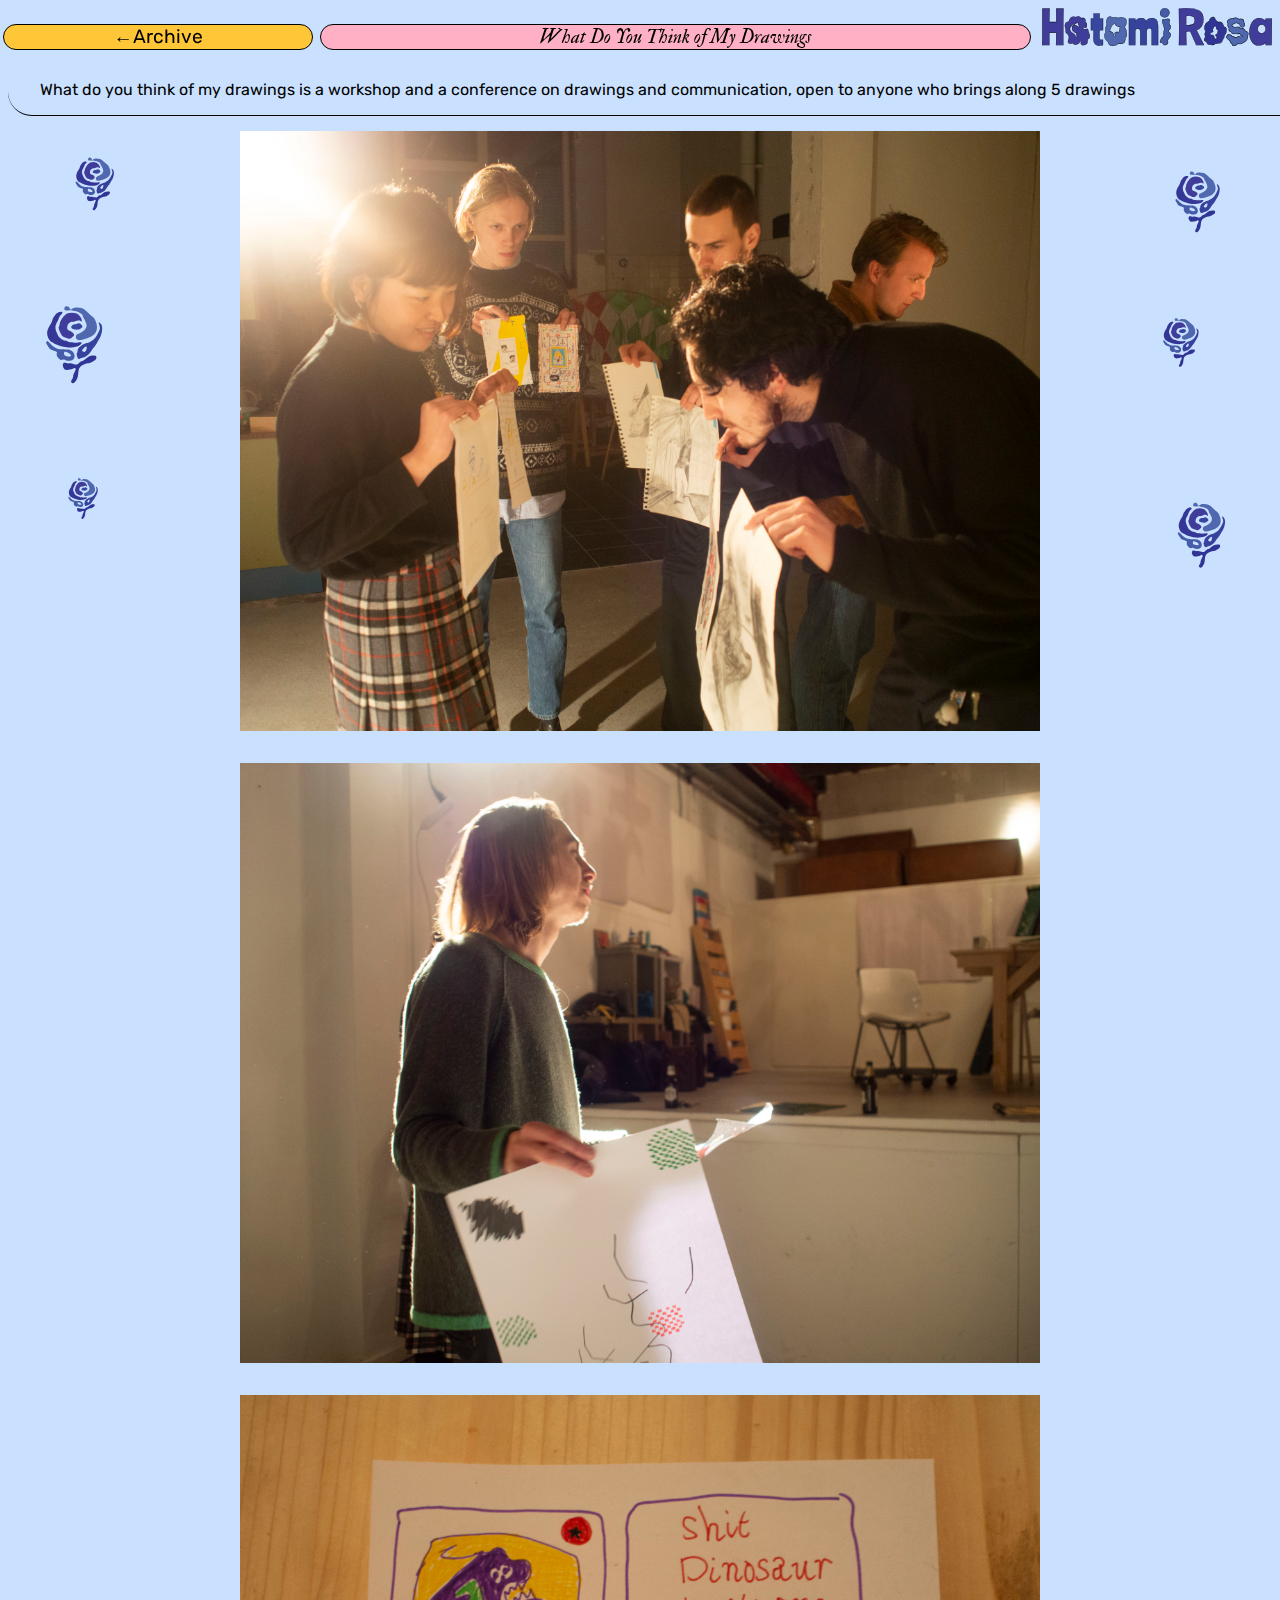
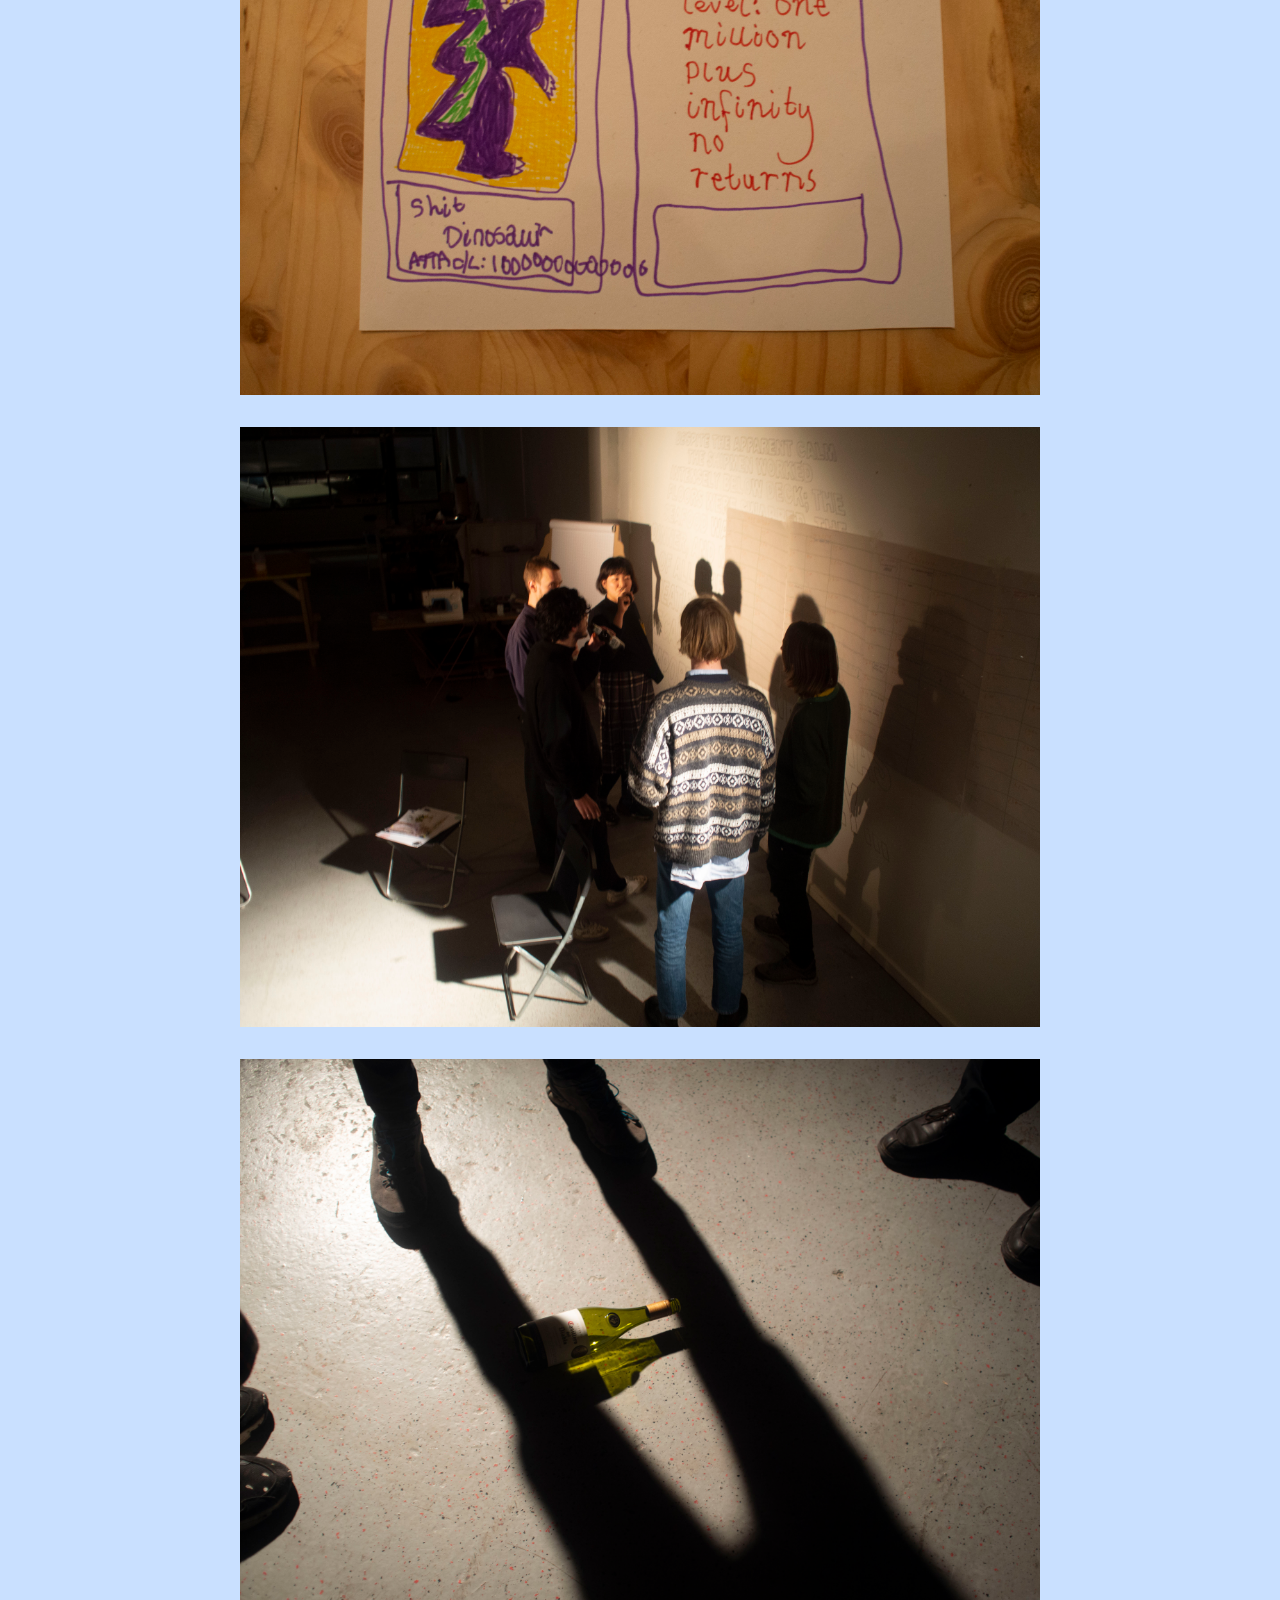
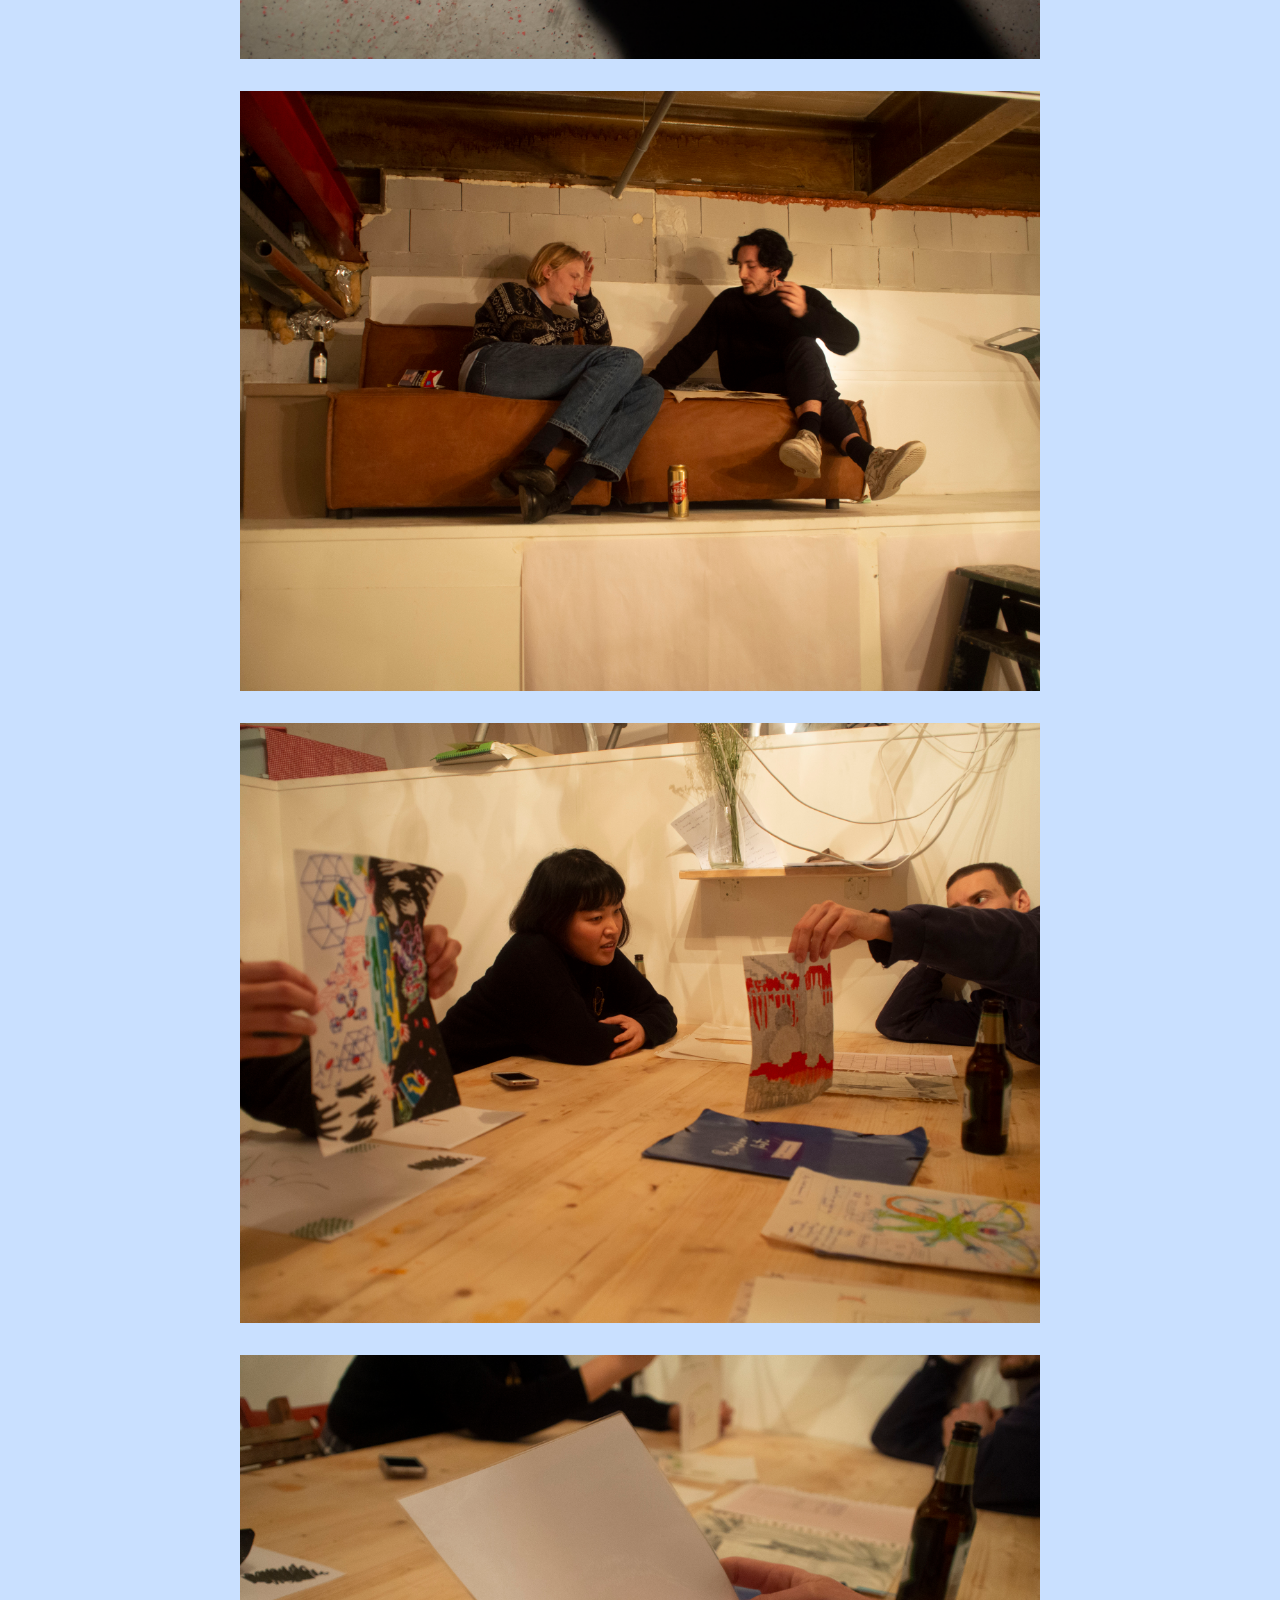
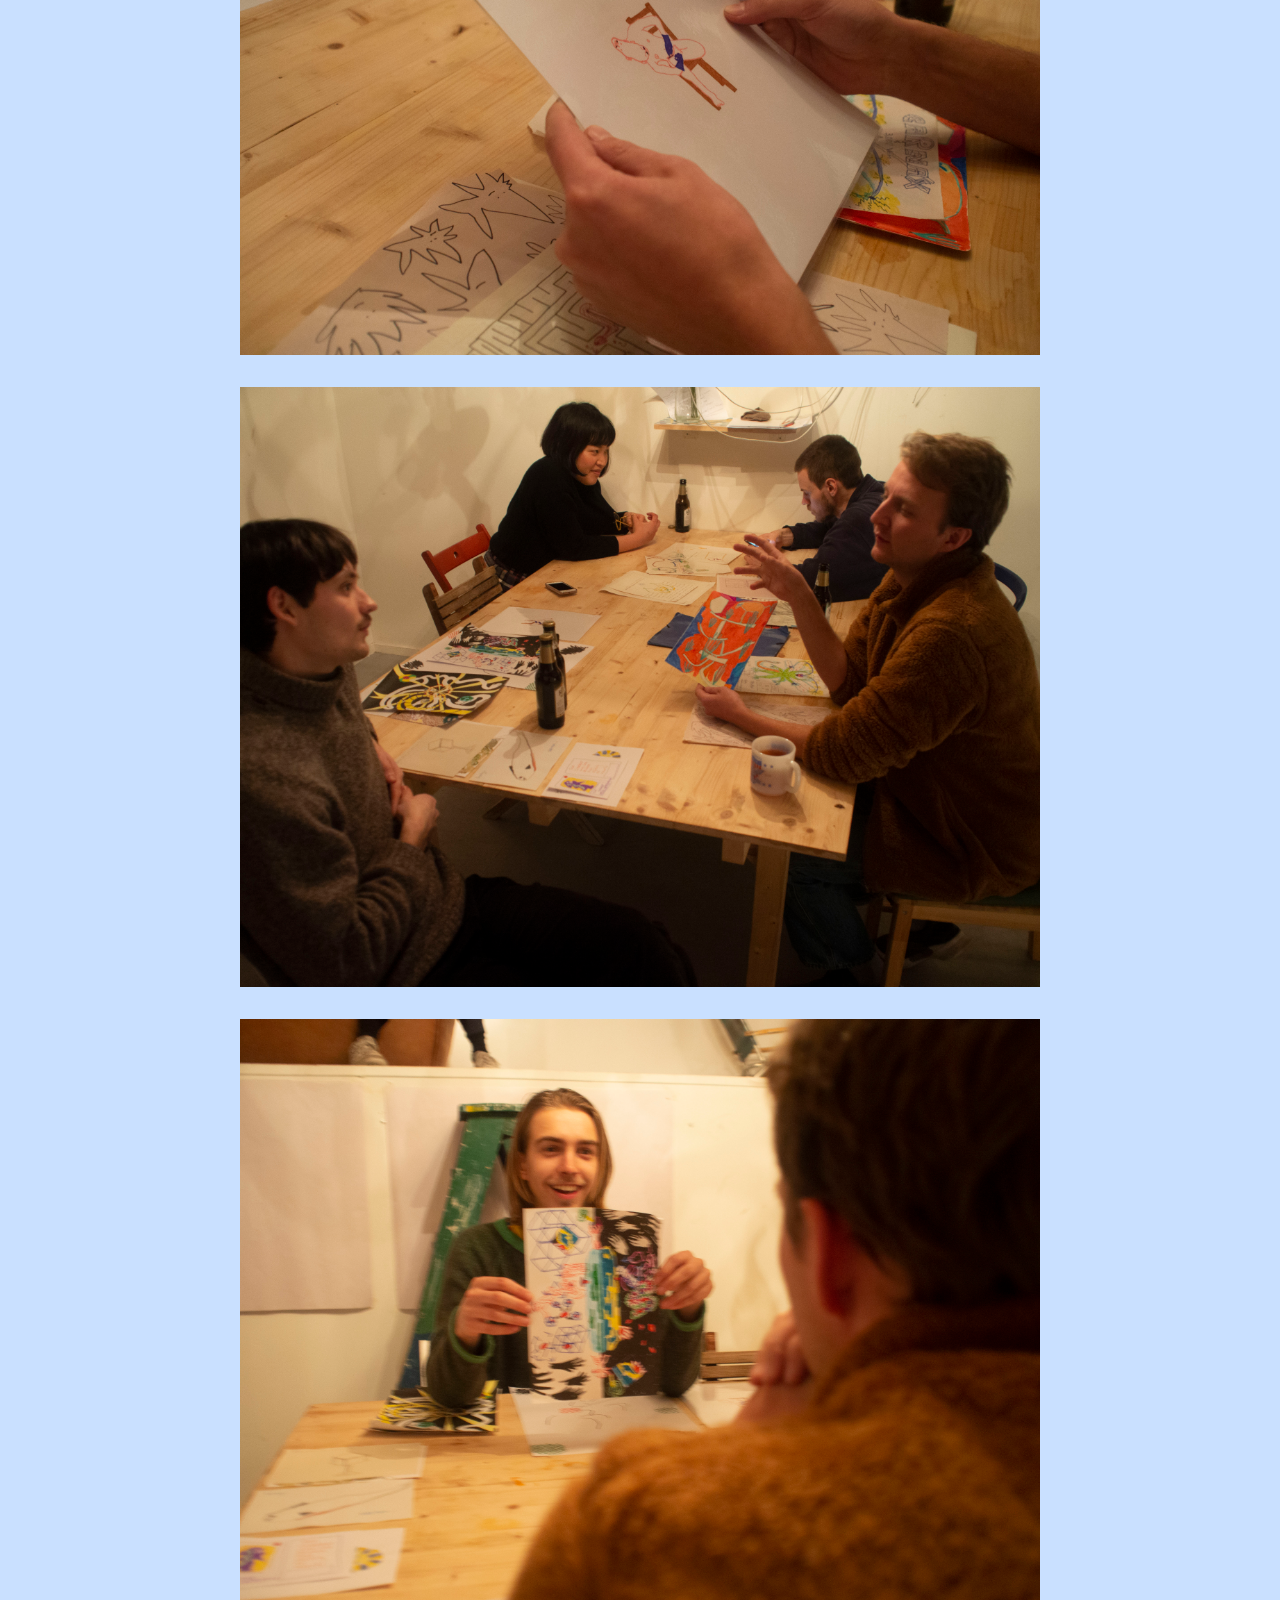
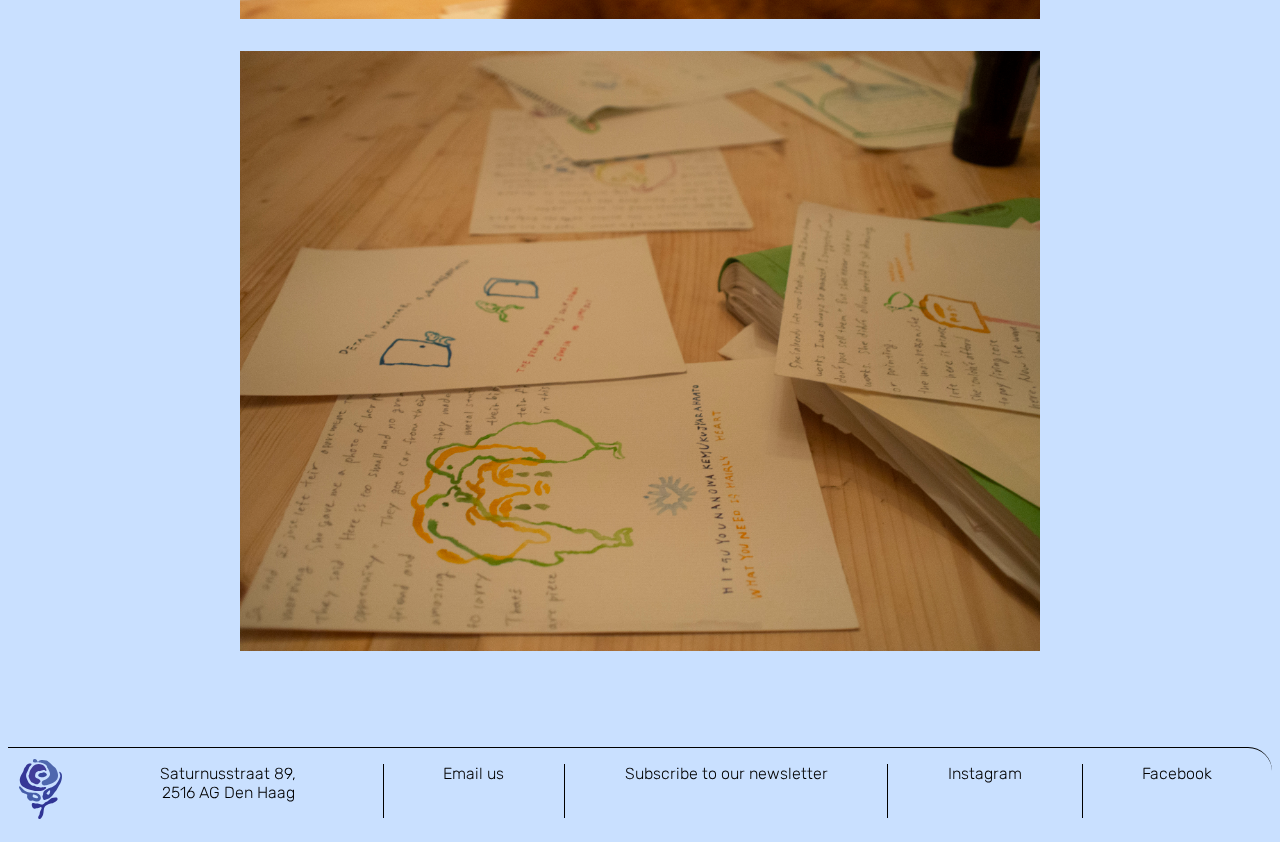
<file: archive/what-do-you-think-of-my-drawings.html>
<!DOCTYPE html>
<!--[if lt IE 7]>      <html class="no-js lt-ie9 lt-ie8 lt-ie7"> <![endif]-->
<!--[if IE 7]>         <html class="no-js lt-ie9 lt-ie8"> <![endif]-->
<!--[if IE 8]>         <html class="no-js lt-ie9"> <![endif]-->
<!--[if gt IE 8]>      <html class="no-js"> <!--<![endif]-->
<html>

<head>
  <meta charset="utf-8">
  <meta http-equiv="X-UA-Compatible" content="IE=edge">
  <title>hgtomi rosa</title>
  <meta name="description" content="">
  <meta name="viewport" content="width=device-width, initial-scale=1">
  <link rel="stylesheet" href="../css/archive.css">
  <script src="https://ajax.googleapis.com/ajax/libs/jquery/3.2.1/jquery.min.js"></script>
  <script src="../js/main.js"></script>

  <link rel="shortcut icon" type="image/x-icon" href="../images/LogoM.ico">
</head>

<body>
  <section class="menu">
    <nav>
      <a href="../archive.html">
        &#8592;Archive
      </a>
      <a id="current-title" href="what-do-you-think-of-my-drawings.html">
        What Do You Think of My Drawings
      </a>
    </nav>
    <a id="navbar-hgtomirosa" href="../index.html">
      <img src="../images/logo-edit/hr.svg" />
    </a>
  </section>

  <section class="project-text">
    What do you think of my drawings is a workshop and a conference on drawings and communication, open to anyone who brings along 5 drawings
  </section>

  <section class="project-images">
    <div class="project-gallery">
      <img src="../images/catagorised-files/What do you think of my drawings/Whatdoyouthingkofmydrawings 1.JPG" />
      <img src="../images/catagorised-files/What do you think of my drawings/Whatdoyouthingkofmydrawings 2.JPG" />
      <img src="../images/catagorised-files/What do you think of my drawings/Whatdoyouthingkofmydrawings 3.JPG" />
      <img src="../images/catagorised-files/What do you think of my drawings/Whatdoyouthingkofmydrawings 4.JPG" />
      <img src="../images/catagorised-files/What do you think of my drawings/Whatdoyouthingkofmydrawings 6.JPG" />
      <img src="../images/catagorised-files/What do you think of my drawings/Whatdoyouthingkofmydrawings 7.JPG" />
      <img src="../images/catagorised-files/What do you think of my drawings/Whatdoyouthingkofmydrawings 8.JPG" />
      <img src="../images/catagorised-files/What do you think of my drawings/Whatdoyouthingkofmydrawings 9.JPG" />
      <img src="../images/catagorised-files/What do you think of my drawings/Whatdoyouthingkofmydrawings 10.JPG" />
      <img src="../images/catagorised-files/What do you think of my drawings/Whatdoyouthingkofmydrawings 11.JPG" />
      <img src="../images/catagorised-files/What do you think of my drawings/Whatdoyouthingkofmydrawings 12.JPG" />
    </div>
  </section>

  <footer>
      <div class="footer-part" id="footer-part1">
        <div id="footer-logo-backhome"><img src="../images/logo-original/logo.svg" /></div>
        <p id="address">Saturnusstraat 89, <br />2516 AG Den Haag</p>
      </div>
      <div class="footer-part" id="footer-part2">
        <p id="email">Email us</p>
        <p id="newsletter">Subscribe to our newsletter</p>
      </div>
      <div class="footer-part" id="footer-part3">
        <p id="instagram">Instagram</p>
        <p id="facebook">Facebook</p>
      </div>
  </footer>

  <section class="interactive-background-left">
      <div class="small-flower-1">
        <svg xmlns="http://www.w3.org/2000/svg" height="100%" width="100%" viewBox="-170 -170 700 700">
          <defs>
            <style>
              .bg-cls-1 {
                fill: #4f68ae;
              }
              .bg-cls-2 {
                fill: #353796;
              }
              .bg-cls-3 {
                fill: #403c99;
              }
              .bg-cls-4 {
                fill: #37479e;
              }
              .bg-cls-5 {
                fill: #303495;
              }
              .bg-cls-6 {
                fill: #36439c;
              }
              .bg-cls-7 {
                fill: #455da9;
              }
            </style>
          </defs>
          <g id="Layer_2" data-name="Layer 2">
            <g id="レイヤー_9" data-name="レイヤー 9"><path
              class="bg-cls-1"
              d="M109.69,117.69A14.37,14.37,0,0,1,112,105.43c2-2.64,11.73-5.66,18.76-9.64,8.65-4.9,16.3-13.15,18-21,1.11-5.19-.61-9.37-2.27-14.05C143,51,138.5,43.52,136.26,40.93c-1.26-1.45-.81-6.92-4.07-10.73-3.84-4.48-10.37-7.29-16.71-10-5-2.14-13.75-2.22-17.14-3.48-1.35-.5-1.85-1.52-5.48-1.47-4.3.07-21.55,1.64-23.24.14-5.16-4.62-1.94-13,2.54-14.94C75.45-1,86.35.92,87.51,9.63c.75,5.57,6.1,2.53,8.63,0s13.92-5.74,23-3.72,12.91-5.5,41.12,23.93c6.62,6.9,13.66,9.06,17.73,16.73,9.73,18.33,10.9,32.11,8.25,41.2-3.54,12.12-12,24-43.44,33.26C118.91,128.05,115.25,126.28,109.69,117.69Z"/><path
              class="bg-cls-2"
              d="M59.29,22.1A2.56,2.56,0,0,1,60,25.69c-.8,1.19-2,2.86-3.21,4.49-2.11,2.78-5.23,2-11.38,18.12-6.62,17.3-18.11,23.92-5.22,51.32,3.55,7.56,5.07,12.57,11.14,17.65,5.65,4.72,11.38,9.85,22.07,9.85,6.35,0,3.83,6.4,20.9,5.71,3.4-.14,4.48,1.39,7.43,1.74,14.74,1.74,29.46-5.48,29,1.51-.2,3.16-5.68,8.53-13.94,11.38-12.84,4.43-31.47,5.53-40.35,4C37,144.56,32.26,137.53,19.94,131.78c-10-4.66-17.88-22.76-16-37C5.68,81.2,14.81,69,20.29,59c2.74-5,1.95-9.06,6-16.49,1.86-3.38,6.35-7.28,7-9.54,1.4-4.57,10-9.23,12.48-10.43C50.21,20.44,56.15,20.07,59.29,22.1Z"/><path
              class="bg-cls-3"
              d="M77.34,27.48C70.26,30.2,51,50.91,49.34,68.89c-.7,7.62-3.51,8.39-3.49,10.14,0,5.29,5.56,19.25,11.33,27.79,3.47,5.12,7.11,5,17.77,10.24,9.56,4.67,14.47,2.36,16.84.89,3.21-2,9.81-8,10.73-9.83,3.35-6.49-7.39-12.45-9.15-14.09-1.27-1.18-7.57-3.28-9.81-4.43-5.68-2.92-6.93-7-5.78-13.88,1.39-8.33,3-13.06,13.51-17.42,8.83-3.68,3.47,3.38,17.33-3.36,1.41-.68,11.48-3.75,15.58-1.74,2.18,1.06,9.71,9.49,6.87-3.27-1.51-6.77-11-19.71-18.75-22.65A47.81,47.81,0,0,0,77.34,27.48Z"/>
              <path class="bg-cls-4" d="M102.74,66.71c1.92-.43,6.43.22,13.73-3,3.35-1.5,8.79.64,11.77,3.16,1.94,1.65,5.6,5.84,5.66,7.85.1,2.94-2.39,4.36-7.73,8.61s-16.59,3.33-19.75,2.8c-6.06-1-15.16-3.68-14.15-9.67S102.74,66.71,102.74,66.71Z"/><path
              class="bg-cls-5"
              d="M102.45,213.76c1.45.29,9.43,2.32,13.54.17,4.41-2.32,7.12-7.12,13-10.6,1.48-.88,3.59-.05,5.13-.93,8.47-4.8,16.07-13.75,23.72-17.24,8.44-3.84,24.32-3.69,26-.84,2.62,4.49,2.94,10.6-7.28,17.26-18.75,12.21-17.79,7.12-28.05,10.08-5,1.45-18.1,6.47-24,13.54-7.78,9.37-4.83,27.92-9,38.68-1.54,4-9,20.29-16.71,20.26,0,0-8.45-1.76-6.67-8.57,1.43-5.46,4.55-6.79,6.06-11.27s1.15-8.67,1.88-10.78a80.53,80.53,0,0,1,5.69-12.93c2.36-4.18,5.56-11-.37-12.94-3.33-1.11-6,3.94-12.5,5-10.77,1.82-16,3.49-21.19,1.66-4.46-1.57-6.85-5-8.25-8.47-2.36-6-3.49-10.39.17-15.73,3-4.29,15.25,2.53,19.6,1C86.79,209.89,96.86,212.63,102.45,213.76Z"/><path
              class="bg-cls-6"
              d="M201.48,65.14c-8.76-9.35-8.12-3-8.12-3s6.3,13.38,4.78,20.92-14,32.38-22.08,38.48-21.15,13.67-21.15,13.67S141,137.33,129.27,145.9c-7.38,5.37-13.68,10.19-13.68,20.5,0,8.11-4.48,4.28-2.54,14.11,1,5.22,4.26,16.93,10.23,13.46,2.57-1.5,16.4-4.47,22.66-8.06a50.23,50.23,0,0,0,19-18.65c5-8.34,13.1-17.42,16.24-22,5.32-7.78,10.14-18.32,12.6-21.57C205.26,108.51,211.75,76.1,201.48,65.14Zm-51.81,87.23c-1,9.29-3.73,16.37-9.19,16.37s-8.41-6.57-8.41-6.57l8.41-9.8S150.68,143.07,149.67,152.37Z"/><path
              class="bg-cls-7"
              d="M104,179.77c-.59-2.05-1-5.41-2.89-8.2-3.15-4.66-9-8.87-16.07-11.1-6.32-2-34.2,0-45.76-4.51-20.08-7.83-31.87-30.08-36.08-27-7.61,5.49-.23,11,7.81,24.86,5.1,8.79,25.83,10.26,28.52,15.5,2.18,4.25-8.3,12.94,12.67,28.17,4,2.87,9.61-4.19,17.94.76,9.83,5.85,24.8,2.22,26.69.51C101.9,194.14,106.79,189.54,104,179.77Zm-14.17-1.85c6.54,8.32-5.79,10.7-19.35,4.45-4.77-2.19-5.47-4-4-12.08C67.55,164.81,85.87,172.9,89.82,177.92Z"/></g>
          </g>
        </svg>
      </div>
      <div class="small-flower-2">
        <svg xmlns="http://www.w3.org/2000/svg" height="100%" width="100%" viewBox="-170 -170 700 700">
          <defs>
            <style>
              .bg-cls-1 {
                fill: #4f68ae;
              }
              .bg-cls-2 {
                fill: #353796;
              }
              .bg-cls-3 {
                fill: #403c99;
              }
              .bg-cls-4 {
                fill: #37479e;
              }
              .bg-cls-5 {
                fill: #303495;
              }
              .bg-cls-6 {
                fill: #36439c;
              }
              .bg-cls-7 {
                fill: #455da9;
              }
            </style>
          </defs>
          <g id="Layer_2" data-name="Layer 2">
            <g id="レイヤー_9" data-name="レイヤー 9"><path
              class="bg-cls-1"
              d="M109.69,117.69A14.37,14.37,0,0,1,112,105.43c2-2.64,11.73-5.66,18.76-9.64,8.65-4.9,16.3-13.15,18-21,1.11-5.19-.61-9.37-2.27-14.05C143,51,138.5,43.52,136.26,40.93c-1.26-1.45-.81-6.92-4.07-10.73-3.84-4.48-10.37-7.29-16.71-10-5-2.14-13.75-2.22-17.14-3.48-1.35-.5-1.85-1.52-5.48-1.47-4.3.07-21.55,1.64-23.24.14-5.16-4.62-1.94-13,2.54-14.94C75.45-1,86.35.92,87.51,9.63c.75,5.57,6.1,2.53,8.63,0s13.92-5.74,23-3.72,12.91-5.5,41.12,23.93c6.62,6.9,13.66,9.06,17.73,16.73,9.73,18.33,10.9,32.11,8.25,41.2-3.54,12.12-12,24-43.44,33.26C118.91,128.05,115.25,126.28,109.69,117.69Z"/><path
              class="bg-cls-2"
              d="M59.29,22.1A2.56,2.56,0,0,1,60,25.69c-.8,1.19-2,2.86-3.21,4.49-2.11,2.78-5.23,2-11.38,18.12-6.62,17.3-18.11,23.92-5.22,51.32,3.55,7.56,5.07,12.57,11.14,17.65,5.65,4.72,11.38,9.85,22.07,9.85,6.35,0,3.83,6.4,20.9,5.71,3.4-.14,4.48,1.39,7.43,1.74,14.74,1.74,29.46-5.48,29,1.51-.2,3.16-5.68,8.53-13.94,11.38-12.84,4.43-31.47,5.53-40.35,4C37,144.56,32.26,137.53,19.94,131.78c-10-4.66-17.88-22.76-16-37C5.68,81.2,14.81,69,20.29,59c2.74-5,1.95-9.06,6-16.49,1.86-3.38,6.35-7.28,7-9.54,1.4-4.57,10-9.23,12.48-10.43C50.21,20.44,56.15,20.07,59.29,22.1Z"/><path
              class="bg-cls-3"
              d="M77.34,27.48C70.26,30.2,51,50.91,49.34,68.89c-.7,7.62-3.51,8.39-3.49,10.14,0,5.29,5.56,19.25,11.33,27.79,3.47,5.12,7.11,5,17.77,10.24,9.56,4.67,14.47,2.36,16.84.89,3.21-2,9.81-8,10.73-9.83,3.35-6.49-7.39-12.45-9.15-14.09-1.27-1.18-7.57-3.28-9.81-4.43-5.68-2.92-6.93-7-5.78-13.88,1.39-8.33,3-13.06,13.51-17.42,8.83-3.68,3.47,3.38,17.33-3.36,1.41-.68,11.48-3.75,15.58-1.74,2.18,1.06,9.71,9.49,6.87-3.27-1.51-6.77-11-19.71-18.75-22.65A47.81,47.81,0,0,0,77.34,27.48Z"/>
              <path class="bg-cls-4" d="M102.74,66.71c1.92-.43,6.43.22,13.73-3,3.35-1.5,8.79.64,11.77,3.16,1.94,1.65,5.6,5.84,5.66,7.85.1,2.94-2.39,4.36-7.73,8.61s-16.59,3.33-19.75,2.8c-6.06-1-15.16-3.68-14.15-9.67S102.74,66.71,102.74,66.71Z"/><path
              class="bg-cls-5"
              d="M102.45,213.76c1.45.29,9.43,2.32,13.54.17,4.41-2.32,7.12-7.12,13-10.6,1.48-.88,3.59-.05,5.13-.93,8.47-4.8,16.07-13.75,23.72-17.24,8.44-3.84,24.32-3.69,26-.84,2.62,4.49,2.94,10.6-7.28,17.26-18.75,12.21-17.79,7.12-28.05,10.08-5,1.45-18.1,6.47-24,13.54-7.78,9.37-4.83,27.92-9,38.68-1.54,4-9,20.29-16.71,20.26,0,0-8.45-1.76-6.67-8.57,1.43-5.46,4.55-6.79,6.06-11.27s1.15-8.67,1.88-10.78a80.53,80.53,0,0,1,5.69-12.93c2.36-4.18,5.56-11-.37-12.94-3.33-1.11-6,3.94-12.5,5-10.77,1.82-16,3.49-21.19,1.66-4.46-1.57-6.85-5-8.25-8.47-2.36-6-3.49-10.39.17-15.73,3-4.29,15.25,2.53,19.6,1C86.79,209.89,96.86,212.63,102.45,213.76Z"/><path
              class="bg-cls-6"
              d="M201.48,65.14c-8.76-9.35-8.12-3-8.12-3s6.3,13.38,4.78,20.92-14,32.38-22.08,38.48-21.15,13.67-21.15,13.67S141,137.33,129.27,145.9c-7.38,5.37-13.68,10.19-13.68,20.5,0,8.11-4.48,4.28-2.54,14.11,1,5.22,4.26,16.93,10.23,13.46,2.57-1.5,16.4-4.47,22.66-8.06a50.23,50.23,0,0,0,19-18.65c5-8.34,13.1-17.42,16.24-22,5.32-7.78,10.14-18.32,12.6-21.57C205.26,108.51,211.75,76.1,201.48,65.14Zm-51.81,87.23c-1,9.29-3.73,16.37-9.19,16.37s-8.41-6.57-8.41-6.57l8.41-9.8S150.68,143.07,149.67,152.37Z"/><path
              class="bg-cls-7"
              d="M104,179.77c-.59-2.05-1-5.41-2.89-8.2-3.15-4.66-9-8.87-16.07-11.1-6.32-2-34.2,0-45.76-4.51-20.08-7.83-31.87-30.08-36.08-27-7.61,5.49-.23,11,7.81,24.86,5.1,8.79,25.83,10.26,28.52,15.5,2.18,4.25-8.3,12.94,12.67,28.17,4,2.87,9.61-4.19,17.94.76,9.83,5.85,24.8,2.22,26.69.51C101.9,194.14,106.79,189.54,104,179.77Zm-14.17-1.85c6.54,8.32-5.79,10.7-19.35,4.45-4.77-2.19-5.47-4-4-12.08C67.55,164.81,85.87,172.9,89.82,177.92Z"/></g>
          </g>
        </svg>
      </div>
      <div class="small-flower-3">
        <svg xmlns="http://www.w3.org/2000/svg" height="100%" width="100%" viewBox="-170 -170 700 700">
          <defs>
            <style>
              .bg-cls-1 {
                fill: #4f68ae;
              }
              .bg-cls-2 {
                fill: #353796;
              }
              .bg-cls-3 {
                fill: #403c99;
              }
              .bg-cls-4 {
                fill: #37479e;
              }
              .bg-cls-5 {
                fill: #303495;
              }
              .bg-cls-6 {
                fill: #36439c;
              }
              .bg-cls-7 {
                fill: #455da9;
              }
            </style>
          </defs>
          <g id="Layer_2" data-name="Layer 2">
            <g id="レイヤー_9" data-name="レイヤー 9"><path
              class="bg-cls-1"
              d="M109.69,117.69A14.37,14.37,0,0,1,112,105.43c2-2.64,11.73-5.66,18.76-9.64,8.65-4.9,16.3-13.15,18-21,1.11-5.19-.61-9.37-2.27-14.05C143,51,138.5,43.52,136.26,40.93c-1.26-1.45-.81-6.92-4.07-10.73-3.84-4.48-10.37-7.29-16.71-10-5-2.14-13.75-2.22-17.14-3.48-1.35-.5-1.85-1.52-5.48-1.47-4.3.07-21.55,1.64-23.24.14-5.16-4.62-1.94-13,2.54-14.94C75.45-1,86.35.92,87.51,9.63c.75,5.57,6.1,2.53,8.63,0s13.92-5.74,23-3.72,12.91-5.5,41.12,23.93c6.62,6.9,13.66,9.06,17.73,16.73,9.73,18.33,10.9,32.11,8.25,41.2-3.54,12.12-12,24-43.44,33.26C118.91,128.05,115.25,126.28,109.69,117.69Z"/><path
              class="bg-cls-2"
              d="M59.29,22.1A2.56,2.56,0,0,1,60,25.69c-.8,1.19-2,2.86-3.21,4.49-2.11,2.78-5.23,2-11.38,18.12-6.62,17.3-18.11,23.92-5.22,51.32,3.55,7.56,5.07,12.57,11.14,17.65,5.65,4.72,11.38,9.85,22.07,9.85,6.35,0,3.83,6.4,20.9,5.71,3.4-.14,4.48,1.39,7.43,1.74,14.74,1.74,29.46-5.48,29,1.51-.2,3.16-5.68,8.53-13.94,11.38-12.84,4.43-31.47,5.53-40.35,4C37,144.56,32.26,137.53,19.94,131.78c-10-4.66-17.88-22.76-16-37C5.68,81.2,14.81,69,20.29,59c2.74-5,1.95-9.06,6-16.49,1.86-3.38,6.35-7.28,7-9.54,1.4-4.57,10-9.23,12.48-10.43C50.21,20.44,56.15,20.07,59.29,22.1Z"/><path
              class="bg-cls-3"
              d="M77.34,27.48C70.26,30.2,51,50.91,49.34,68.89c-.7,7.62-3.51,8.39-3.49,10.14,0,5.29,5.56,19.25,11.33,27.79,3.47,5.12,7.11,5,17.77,10.24,9.56,4.67,14.47,2.36,16.84.89,3.21-2,9.81-8,10.73-9.83,3.35-6.49-7.39-12.45-9.15-14.09-1.27-1.18-7.57-3.28-9.81-4.43-5.68-2.92-6.93-7-5.78-13.88,1.39-8.33,3-13.06,13.51-17.42,8.83-3.68,3.47,3.38,17.33-3.36,1.41-.68,11.48-3.75,15.58-1.74,2.18,1.06,9.71,9.49,6.87-3.27-1.51-6.77-11-19.71-18.75-22.65A47.81,47.81,0,0,0,77.34,27.48Z"/>
              <path class="bg-cls-4" d="M102.74,66.71c1.92-.43,6.43.22,13.73-3,3.35-1.5,8.79.64,11.77,3.16,1.94,1.65,5.6,5.84,5.66,7.85.1,2.94-2.39,4.36-7.73,8.61s-16.59,3.33-19.75,2.8c-6.06-1-15.16-3.68-14.15-9.67S102.74,66.71,102.74,66.71Z"/><path
              class="bg-cls-5"
              d="M102.45,213.76c1.45.29,9.43,2.32,13.54.17,4.41-2.32,7.12-7.12,13-10.6,1.48-.88,3.59-.05,5.13-.93,8.47-4.8,16.07-13.75,23.72-17.24,8.44-3.84,24.32-3.69,26-.84,2.62,4.49,2.94,10.6-7.28,17.26-18.75,12.21-17.79,7.12-28.05,10.08-5,1.45-18.1,6.47-24,13.54-7.78,9.37-4.83,27.92-9,38.68-1.54,4-9,20.29-16.71,20.26,0,0-8.45-1.76-6.67-8.57,1.43-5.46,4.55-6.79,6.06-11.27s1.15-8.67,1.88-10.78a80.53,80.53,0,0,1,5.69-12.93c2.36-4.18,5.56-11-.37-12.94-3.33-1.11-6,3.94-12.5,5-10.77,1.82-16,3.49-21.19,1.66-4.46-1.57-6.85-5-8.25-8.47-2.36-6-3.49-10.39.17-15.73,3-4.29,15.25,2.53,19.6,1C86.79,209.89,96.86,212.63,102.45,213.76Z"/><path
              class="bg-cls-6"
              d="M201.48,65.14c-8.76-9.35-8.12-3-8.12-3s6.3,13.38,4.78,20.92-14,32.38-22.08,38.48-21.15,13.67-21.15,13.67S141,137.33,129.27,145.9c-7.38,5.37-13.68,10.19-13.68,20.5,0,8.11-4.48,4.28-2.54,14.11,1,5.22,4.26,16.93,10.23,13.46,2.57-1.5,16.4-4.47,22.66-8.06a50.23,50.23,0,0,0,19-18.65c5-8.34,13.1-17.42,16.24-22,5.32-7.78,10.14-18.32,12.6-21.57C205.26,108.51,211.75,76.1,201.48,65.14Zm-51.81,87.23c-1,9.29-3.73,16.37-9.19,16.37s-8.41-6.57-8.41-6.57l8.41-9.8S150.68,143.07,149.67,152.37Z"/><path
              class="bg-cls-7"
              d="M104,179.77c-.59-2.05-1-5.41-2.89-8.2-3.15-4.66-9-8.87-16.07-11.1-6.32-2-34.2,0-45.76-4.51-20.08-7.83-31.87-30.08-36.08-27-7.61,5.49-.23,11,7.81,24.86,5.1,8.79,25.83,10.26,28.52,15.5,2.18,4.25-8.3,12.94,12.67,28.17,4,2.87,9.61-4.19,17.94.76,9.83,5.85,24.8,2.22,26.69.51C101.9,194.14,106.79,189.54,104,179.77Zm-14.17-1.85c6.54,8.32-5.79,10.7-19.35,4.45-4.77-2.19-5.47-4-4-12.08C67.55,164.81,85.87,172.9,89.82,177.92Z"/></g>
          </g>
        </svg>
      </div>
    </section>
    <section class="interactive-background-right">
      <div class="small-flower-4">
        <svg xmlns="http://www.w3.org/2000/svg" height="100%" width="100%" viewBox="-170 -170 700 700">
          <defs>
            <style>
              .bg-cls-1 {
                fill: #4f68ae;
              }
              .bg-cls-2 {
                fill: #353796;
              }
              .bg-cls-3 {
                fill: #403c99;
              }
              .bg-cls-4 {
                fill: #37479e;
              }
              .bg-cls-5 {
                fill: #303495;
              }
              .bg-cls-6 {
                fill: #36439c;
              }
              .bg-cls-7 {
                fill: #455da9;
              }
            </style>
          </defs>
          <g id="Layer_2" data-name="Layer 2">
            <g id="レイヤー_9" data-name="レイヤー 9"><path
              class="bg-cls-1"
              d="M109.69,117.69A14.37,14.37,0,0,1,112,105.43c2-2.64,11.73-5.66,18.76-9.64,8.65-4.9,16.3-13.15,18-21,1.11-5.19-.61-9.37-2.27-14.05C143,51,138.5,43.52,136.26,40.93c-1.26-1.45-.81-6.92-4.07-10.73-3.84-4.48-10.37-7.29-16.71-10-5-2.14-13.75-2.22-17.14-3.48-1.35-.5-1.85-1.52-5.48-1.47-4.3.07-21.55,1.64-23.24.14-5.16-4.62-1.94-13,2.54-14.94C75.45-1,86.35.92,87.51,9.63c.75,5.57,6.1,2.53,8.63,0s13.92-5.74,23-3.72,12.91-5.5,41.12,23.93c6.62,6.9,13.66,9.06,17.73,16.73,9.73,18.33,10.9,32.11,8.25,41.2-3.54,12.12-12,24-43.44,33.26C118.91,128.05,115.25,126.28,109.69,117.69Z"/><path
              class="bg-cls-2"
              d="M59.29,22.1A2.56,2.56,0,0,1,60,25.69c-.8,1.19-2,2.86-3.21,4.49-2.11,2.78-5.23,2-11.38,18.12-6.62,17.3-18.11,23.92-5.22,51.32,3.55,7.56,5.07,12.57,11.14,17.65,5.65,4.72,11.38,9.85,22.07,9.85,6.35,0,3.83,6.4,20.9,5.71,3.4-.14,4.48,1.39,7.43,1.74,14.74,1.74,29.46-5.48,29,1.51-.2,3.16-5.68,8.53-13.94,11.38-12.84,4.43-31.47,5.53-40.35,4C37,144.56,32.26,137.53,19.94,131.78c-10-4.66-17.88-22.76-16-37C5.68,81.2,14.81,69,20.29,59c2.74-5,1.95-9.06,6-16.49,1.86-3.38,6.35-7.28,7-9.54,1.4-4.57,10-9.23,12.48-10.43C50.21,20.44,56.15,20.07,59.29,22.1Z"/><path
              class="bg-cls-3"
              d="M77.34,27.48C70.26,30.2,51,50.91,49.34,68.89c-.7,7.62-3.51,8.39-3.49,10.14,0,5.29,5.56,19.25,11.33,27.79,3.47,5.12,7.11,5,17.77,10.24,9.56,4.67,14.47,2.36,16.84.89,3.21-2,9.81-8,10.73-9.83,3.35-6.49-7.39-12.45-9.15-14.09-1.27-1.18-7.57-3.28-9.81-4.43-5.68-2.92-6.93-7-5.78-13.88,1.39-8.33,3-13.06,13.51-17.42,8.83-3.68,3.47,3.38,17.33-3.36,1.41-.68,11.48-3.75,15.58-1.74,2.18,1.06,9.71,9.49,6.87-3.27-1.51-6.77-11-19.71-18.75-22.65A47.81,47.81,0,0,0,77.34,27.48Z"/>
              <path class="bg-cls-4" d="M102.74,66.71c1.92-.43,6.43.22,13.73-3,3.35-1.5,8.79.64,11.77,3.16,1.94,1.65,5.6,5.84,5.66,7.85.1,2.94-2.39,4.36-7.73,8.61s-16.59,3.33-19.75,2.8c-6.06-1-15.16-3.68-14.15-9.67S102.74,66.71,102.74,66.71Z"/><path
              class="bg-cls-5"
              d="M102.45,213.76c1.45.29,9.43,2.32,13.54.17,4.41-2.32,7.12-7.12,13-10.6,1.48-.88,3.59-.05,5.13-.93,8.47-4.8,16.07-13.75,23.72-17.24,8.44-3.84,24.32-3.69,26-.84,2.62,4.49,2.94,10.6-7.28,17.26-18.75,12.21-17.79,7.12-28.05,10.08-5,1.45-18.1,6.47-24,13.54-7.78,9.37-4.83,27.92-9,38.68-1.54,4-9,20.29-16.71,20.26,0,0-8.45-1.76-6.67-8.57,1.43-5.46,4.55-6.79,6.06-11.27s1.15-8.67,1.88-10.78a80.53,80.53,0,0,1,5.69-12.93c2.36-4.18,5.56-11-.37-12.94-3.33-1.11-6,3.94-12.5,5-10.77,1.82-16,3.49-21.19,1.66-4.46-1.57-6.85-5-8.25-8.47-2.36-6-3.49-10.39.17-15.73,3-4.29,15.25,2.53,19.6,1C86.79,209.89,96.86,212.63,102.45,213.76Z"/><path
              class="bg-cls-6"
              d="M201.48,65.14c-8.76-9.35-8.12-3-8.12-3s6.3,13.38,4.78,20.92-14,32.38-22.08,38.48-21.15,13.67-21.15,13.67S141,137.33,129.27,145.9c-7.38,5.37-13.68,10.19-13.68,20.5,0,8.11-4.48,4.28-2.54,14.11,1,5.22,4.26,16.93,10.23,13.46,2.57-1.5,16.4-4.47,22.66-8.06a50.23,50.23,0,0,0,19-18.65c5-8.34,13.1-17.42,16.24-22,5.32-7.78,10.14-18.32,12.6-21.57C205.26,108.51,211.75,76.1,201.48,65.14Zm-51.81,87.23c-1,9.29-3.73,16.37-9.19,16.37s-8.41-6.57-8.41-6.57l8.41-9.8S150.68,143.07,149.67,152.37Z"/><path
              class="bg-cls-7"
              d="M104,179.77c-.59-2.05-1-5.41-2.89-8.2-3.15-4.66-9-8.87-16.07-11.1-6.32-2-34.2,0-45.76-4.51-20.08-7.83-31.87-30.08-36.08-27-7.61,5.49-.23,11,7.81,24.86,5.1,8.79,25.83,10.26,28.52,15.5,2.18,4.25-8.3,12.94,12.67,28.17,4,2.87,9.61-4.19,17.94.76,9.83,5.85,24.8,2.22,26.69.51C101.9,194.14,106.79,189.54,104,179.77Zm-14.17-1.85c6.54,8.32-5.79,10.7-19.35,4.45-4.77-2.19-5.47-4-4-12.08C67.55,164.81,85.87,172.9,89.82,177.92Z"/></g>
          </g>
        </svg>
      </div>
      <div class="small-flower-5">
        <svg xmlns="http://www.w3.org/2000/svg" height="100%" width="100%" viewBox="-170 -170 700 700">
          <defs>
            <style>
              .bg-cls-1 {
                fill: #4f68ae;
              }
              .bg-cls-2 {
                fill: #353796;
              }
              .bg-cls-3 {
                fill: #403c99;
              }
              .bg-cls-4 {
                fill: #37479e;
              }
              .bg-cls-5 {
                fill: #303495;
              }
              .bg-cls-6 {
                fill: #36439c;
              }
              .bg-cls-7 {
                fill: #455da9;
              }
            </style>
          </defs>
          <g id="Layer_2" data-name="Layer 2">
            <g id="レイヤー_9" data-name="レイヤー 9"><path
              class="bg-cls-1"
              d="M109.69,117.69A14.37,14.37,0,0,1,112,105.43c2-2.64,11.73-5.66,18.76-9.64,8.65-4.9,16.3-13.15,18-21,1.11-5.19-.61-9.37-2.27-14.05C143,51,138.5,43.52,136.26,40.93c-1.26-1.45-.81-6.92-4.07-10.73-3.84-4.48-10.37-7.29-16.71-10-5-2.14-13.75-2.22-17.14-3.48-1.35-.5-1.85-1.52-5.48-1.47-4.3.07-21.55,1.64-23.24.14-5.16-4.62-1.94-13,2.54-14.94C75.45-1,86.35.92,87.51,9.63c.75,5.57,6.1,2.53,8.63,0s13.92-5.74,23-3.72,12.91-5.5,41.12,23.93c6.62,6.9,13.66,9.06,17.73,16.73,9.73,18.33,10.9,32.11,8.25,41.2-3.54,12.12-12,24-43.44,33.26C118.91,128.05,115.25,126.28,109.69,117.69Z"/><path
              class="bg-cls-2"
              d="M59.29,22.1A2.56,2.56,0,0,1,60,25.69c-.8,1.19-2,2.86-3.21,4.49-2.11,2.78-5.23,2-11.38,18.12-6.62,17.3-18.11,23.92-5.22,51.32,3.55,7.56,5.07,12.57,11.14,17.65,5.65,4.72,11.38,9.85,22.07,9.85,6.35,0,3.83,6.4,20.9,5.71,3.4-.14,4.48,1.39,7.43,1.74,14.74,1.74,29.46-5.48,29,1.51-.2,3.16-5.68,8.53-13.94,11.38-12.84,4.43-31.47,5.53-40.35,4C37,144.56,32.26,137.53,19.94,131.78c-10-4.66-17.88-22.76-16-37C5.68,81.2,14.81,69,20.29,59c2.74-5,1.95-9.06,6-16.49,1.86-3.38,6.35-7.28,7-9.54,1.4-4.57,10-9.23,12.48-10.43C50.21,20.44,56.15,20.07,59.29,22.1Z"/><path
              class="bg-cls-3"
              d="M77.34,27.48C70.26,30.2,51,50.91,49.34,68.89c-.7,7.62-3.51,8.39-3.49,10.14,0,5.29,5.56,19.25,11.33,27.79,3.47,5.12,7.11,5,17.77,10.24,9.56,4.67,14.47,2.36,16.84.89,3.21-2,9.81-8,10.73-9.83,3.35-6.49-7.39-12.45-9.15-14.09-1.27-1.18-7.57-3.28-9.81-4.43-5.68-2.92-6.93-7-5.78-13.88,1.39-8.33,3-13.06,13.51-17.42,8.83-3.68,3.47,3.38,17.33-3.36,1.41-.68,11.48-3.75,15.58-1.74,2.18,1.06,9.71,9.49,6.87-3.27-1.51-6.77-11-19.71-18.75-22.65A47.81,47.81,0,0,0,77.34,27.48Z"/>
              <path class="bg-cls-4" d="M102.74,66.71c1.92-.43,6.43.22,13.73-3,3.35-1.5,8.79.64,11.77,3.16,1.94,1.65,5.6,5.84,5.66,7.85.1,2.94-2.39,4.36-7.73,8.61s-16.59,3.33-19.75,2.8c-6.06-1-15.16-3.68-14.15-9.67S102.74,66.71,102.74,66.71Z"/><path
              class="bg-cls-5"
              d="M102.45,213.76c1.45.29,9.43,2.32,13.54.17,4.41-2.32,7.12-7.12,13-10.6,1.48-.88,3.59-.05,5.13-.93,8.47-4.8,16.07-13.75,23.72-17.24,8.44-3.84,24.32-3.69,26-.84,2.62,4.49,2.94,10.6-7.28,17.26-18.75,12.21-17.79,7.12-28.05,10.08-5,1.45-18.1,6.47-24,13.54-7.78,9.37-4.83,27.92-9,38.68-1.54,4-9,20.29-16.71,20.26,0,0-8.45-1.76-6.67-8.57,1.43-5.46,4.55-6.79,6.06-11.27s1.15-8.67,1.88-10.78a80.53,80.53,0,0,1,5.69-12.93c2.36-4.18,5.56-11-.37-12.94-3.33-1.11-6,3.94-12.5,5-10.77,1.82-16,3.49-21.19,1.66-4.46-1.57-6.85-5-8.25-8.47-2.36-6-3.49-10.39.17-15.73,3-4.29,15.25,2.53,19.6,1C86.79,209.89,96.86,212.63,102.45,213.76Z"/><path
              class="bg-cls-6"
              d="M201.48,65.14c-8.76-9.35-8.12-3-8.12-3s6.3,13.38,4.78,20.92-14,32.38-22.08,38.48-21.15,13.67-21.15,13.67S141,137.33,129.27,145.9c-7.38,5.37-13.68,10.19-13.68,20.5,0,8.11-4.48,4.28-2.54,14.11,1,5.22,4.26,16.93,10.23,13.46,2.57-1.5,16.4-4.47,22.66-8.06a50.23,50.23,0,0,0,19-18.65c5-8.34,13.1-17.42,16.24-22,5.32-7.78,10.14-18.32,12.6-21.57C205.26,108.51,211.75,76.1,201.48,65.14Zm-51.81,87.23c-1,9.29-3.73,16.37-9.19,16.37s-8.41-6.57-8.41-6.57l8.41-9.8S150.68,143.07,149.67,152.37Z"/><path
              class="bg-cls-7"
              d="M104,179.77c-.59-2.05-1-5.41-2.89-8.2-3.15-4.66-9-8.87-16.07-11.1-6.32-2-34.2,0-45.76-4.51-20.08-7.83-31.87-30.08-36.08-27-7.61,5.49-.23,11,7.81,24.86,5.1,8.79,25.83,10.26,28.52,15.5,2.18,4.25-8.3,12.94,12.67,28.17,4,2.87,9.61-4.19,17.94.76,9.83,5.85,24.8,2.22,26.69.51C101.9,194.14,106.79,189.54,104,179.77Zm-14.17-1.85c6.54,8.32-5.79,10.7-19.35,4.45-4.77-2.19-5.47-4-4-12.08C67.55,164.81,85.87,172.9,89.82,177.92Z"/></g>
          </g>
        </svg>
      </div>
      <div class="small-flower-6">
        <svg xmlns="http://www.w3.org/2000/svg" height="100%" width="100%" viewBox="-170 -170 700 700">
          <defs>
            <style>
              .bg-cls-1 {
                fill: #4f68ae;
              }
              .bg-cls-2 {
                fill: #353796;
              }
              .bg-cls-3 {
                fill: #403c99;
              }
              .bg-cls-4 {
                fill: #37479e;
              }
              .bg-cls-5 {
                fill: #303495;
              }
              .bg-cls-6 {
                fill: #36439c;
              }
              .bg-cls-7 {
                fill: #455da9;
              }
            </style>
          </defs>
          <g id="Layer_2" data-name="Layer 2">
            <g id="レイヤー_9" data-name="レイヤー 9"><path
              class="bg-cls-1"
              d="M109.69,117.69A14.37,14.37,0,0,1,112,105.43c2-2.64,11.73-5.66,18.76-9.64,8.65-4.9,16.3-13.15,18-21,1.11-5.19-.61-9.37-2.27-14.05C143,51,138.5,43.52,136.26,40.93c-1.26-1.45-.81-6.92-4.07-10.73-3.84-4.48-10.37-7.29-16.71-10-5-2.14-13.75-2.22-17.14-3.48-1.35-.5-1.85-1.52-5.48-1.47-4.3.07-21.55,1.64-23.24.14-5.16-4.62-1.94-13,2.54-14.94C75.45-1,86.35.92,87.51,9.63c.75,5.57,6.1,2.53,8.63,0s13.92-5.74,23-3.72,12.91-5.5,41.12,23.93c6.62,6.9,13.66,9.06,17.73,16.73,9.73,18.33,10.9,32.11,8.25,41.2-3.54,12.12-12,24-43.44,33.26C118.91,128.05,115.25,126.28,109.69,117.69Z"/><path
              class="bg-cls-2"
              d="M59.29,22.1A2.56,2.56,0,0,1,60,25.69c-.8,1.19-2,2.86-3.21,4.49-2.11,2.78-5.23,2-11.38,18.12-6.62,17.3-18.11,23.92-5.22,51.32,3.55,7.56,5.07,12.57,11.14,17.65,5.65,4.72,11.38,9.85,22.07,9.85,6.35,0,3.83,6.4,20.9,5.71,3.4-.14,4.48,1.39,7.43,1.74,14.74,1.74,29.46-5.48,29,1.51-.2,3.16-5.68,8.53-13.94,11.38-12.84,4.43-31.47,5.53-40.35,4C37,144.56,32.26,137.53,19.94,131.78c-10-4.66-17.88-22.76-16-37C5.68,81.2,14.81,69,20.29,59c2.74-5,1.95-9.06,6-16.49,1.86-3.38,6.35-7.28,7-9.54,1.4-4.57,10-9.23,12.48-10.43C50.21,20.44,56.15,20.07,59.29,22.1Z"/><path
              class="bg-cls-3"
              d="M77.34,27.48C70.26,30.2,51,50.91,49.34,68.89c-.7,7.62-3.51,8.39-3.49,10.14,0,5.29,5.56,19.25,11.33,27.79,3.47,5.12,7.11,5,17.77,10.24,9.56,4.67,14.47,2.36,16.84.89,3.21-2,9.81-8,10.73-9.83,3.35-6.49-7.39-12.45-9.15-14.09-1.27-1.18-7.57-3.28-9.81-4.43-5.68-2.92-6.93-7-5.78-13.88,1.39-8.33,3-13.06,13.51-17.42,8.83-3.68,3.47,3.38,17.33-3.36,1.41-.68,11.48-3.75,15.58-1.74,2.18,1.06,9.71,9.49,6.87-3.27-1.51-6.77-11-19.71-18.75-22.65A47.81,47.81,0,0,0,77.34,27.48Z"/>
              <path class="bg-cls-4" d="M102.74,66.71c1.92-.43,6.43.22,13.73-3,3.35-1.5,8.79.64,11.77,3.16,1.94,1.65,5.6,5.84,5.66,7.85.1,2.94-2.39,4.36-7.73,8.61s-16.59,3.33-19.75,2.8c-6.06-1-15.16-3.68-14.15-9.67S102.74,66.71,102.74,66.71Z"/><path
              class="bg-cls-5"
              d="M102.45,213.76c1.45.29,9.43,2.32,13.54.17,4.41-2.32,7.12-7.12,13-10.6,1.48-.88,3.59-.05,5.13-.93,8.47-4.8,16.07-13.75,23.72-17.24,8.44-3.84,24.32-3.69,26-.84,2.62,4.49,2.94,10.6-7.28,17.26-18.75,12.21-17.79,7.12-28.05,10.08-5,1.45-18.1,6.47-24,13.54-7.78,9.37-4.83,27.92-9,38.68-1.54,4-9,20.29-16.71,20.26,0,0-8.45-1.76-6.67-8.57,1.43-5.46,4.55-6.79,6.06-11.27s1.15-8.67,1.88-10.78a80.53,80.53,0,0,1,5.69-12.93c2.36-4.18,5.56-11-.37-12.94-3.33-1.11-6,3.94-12.5,5-10.77,1.82-16,3.49-21.19,1.66-4.46-1.57-6.85-5-8.25-8.47-2.36-6-3.49-10.39.17-15.73,3-4.29,15.25,2.53,19.6,1C86.79,209.89,96.86,212.63,102.45,213.76Z"/><path
              class="bg-cls-6"
              d="M201.48,65.14c-8.76-9.35-8.12-3-8.12-3s6.3,13.38,4.78,20.92-14,32.38-22.08,38.48-21.15,13.67-21.15,13.67S141,137.33,129.27,145.9c-7.38,5.37-13.68,10.19-13.68,20.5,0,8.11-4.48,4.28-2.54,14.11,1,5.22,4.26,16.93,10.23,13.46,2.57-1.5,16.4-4.47,22.66-8.06a50.23,50.23,0,0,0,19-18.65c5-8.34,13.1-17.42,16.24-22,5.32-7.78,10.14-18.32,12.6-21.57C205.26,108.51,211.75,76.1,201.48,65.14Zm-51.81,87.23c-1,9.29-3.73,16.37-9.19,16.37s-8.41-6.57-8.41-6.57l8.41-9.8S150.68,143.07,149.67,152.37Z"/><path
              class="bg-cls-7"
              d="M104,179.77c-.59-2.05-1-5.41-2.89-8.2-3.15-4.66-9-8.87-16.07-11.1-6.32-2-34.2,0-45.76-4.51-20.08-7.83-31.87-30.08-36.08-27-7.61,5.49-.23,11,7.81,24.86,5.1,8.79,25.83,10.26,28.52,15.5,2.18,4.25-8.3,12.94,12.67,28.17,4,2.87,9.61-4.19,17.94.76,9.83,5.85,24.8,2.22,26.69.51C101.9,194.14,106.79,189.54,104,179.77Zm-14.17-1.85c6.54,8.32-5.79,10.7-19.35,4.45-4.77-2.19-5.47-4-4-12.08C67.55,164.81,85.87,172.9,89.82,177.92Z"/></g>
          </g>
        </svg>
      </div>
    </section>

</body>

</html>
</file>
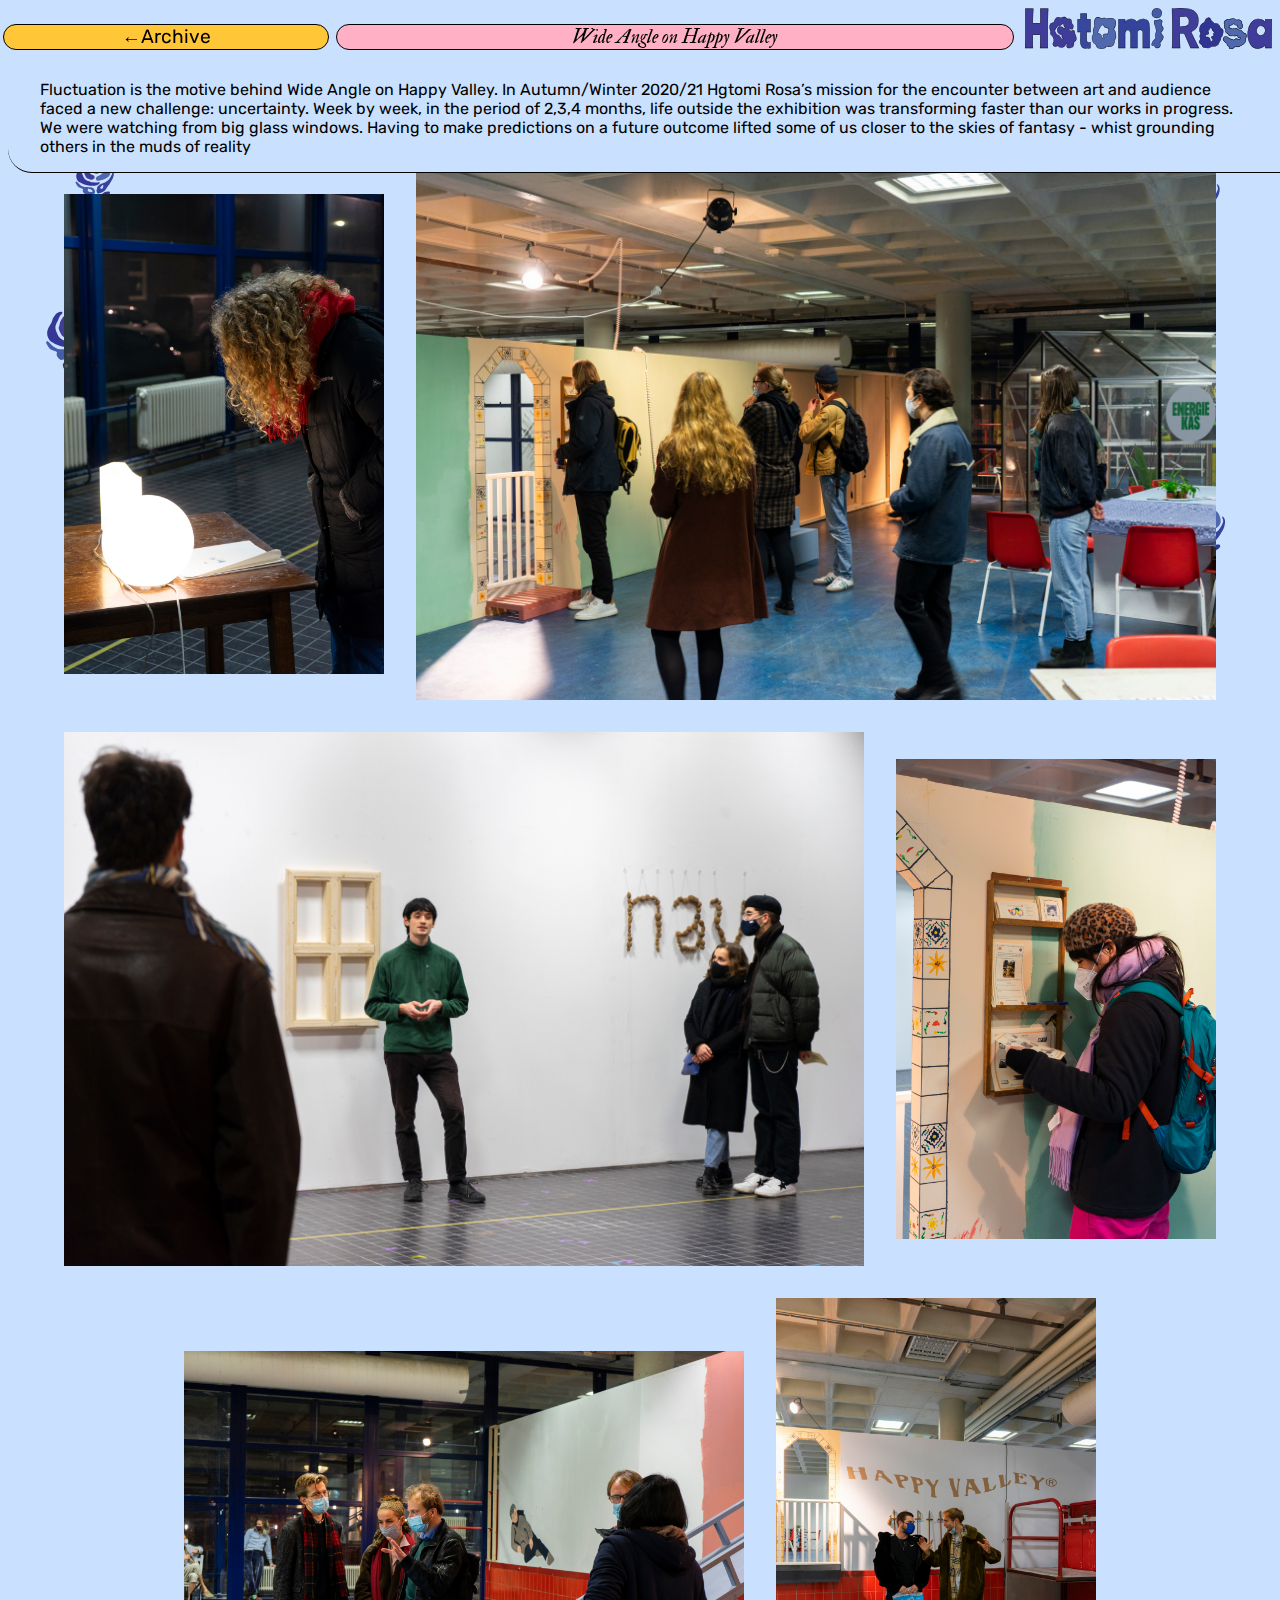
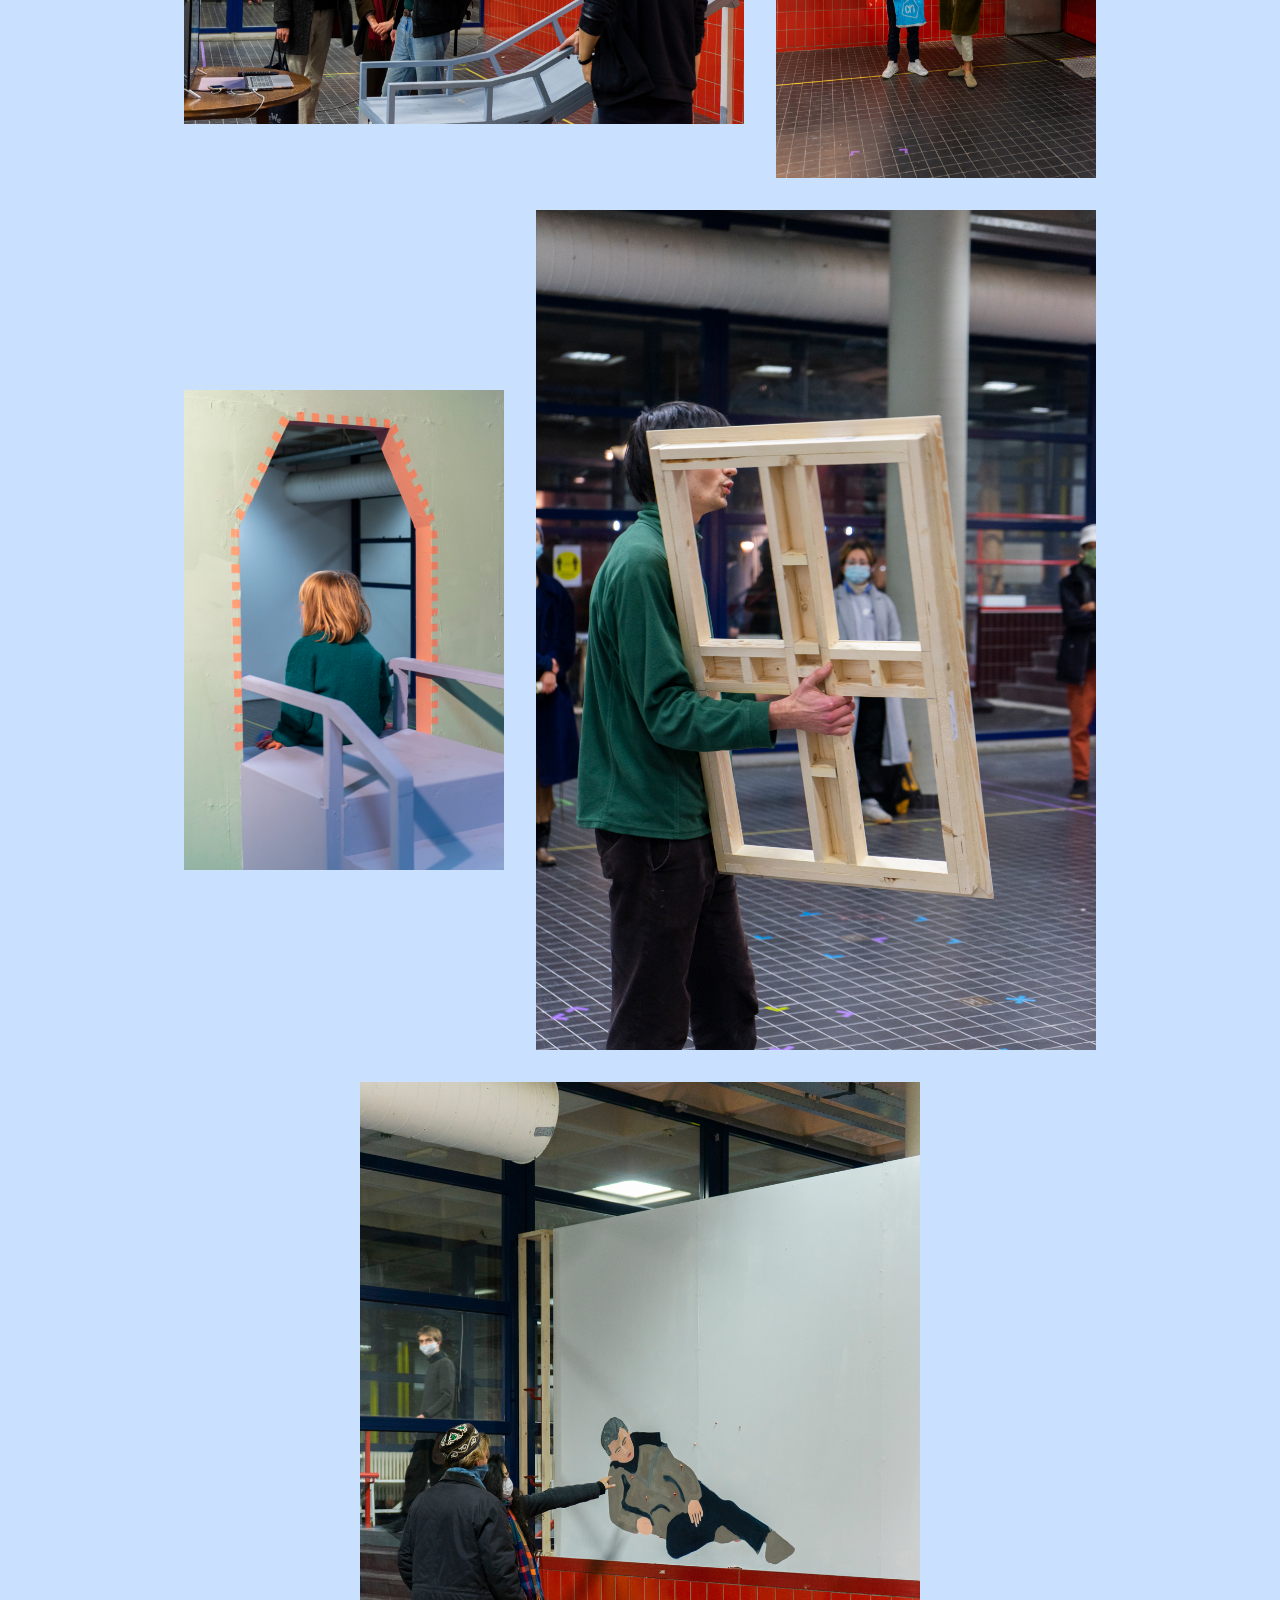
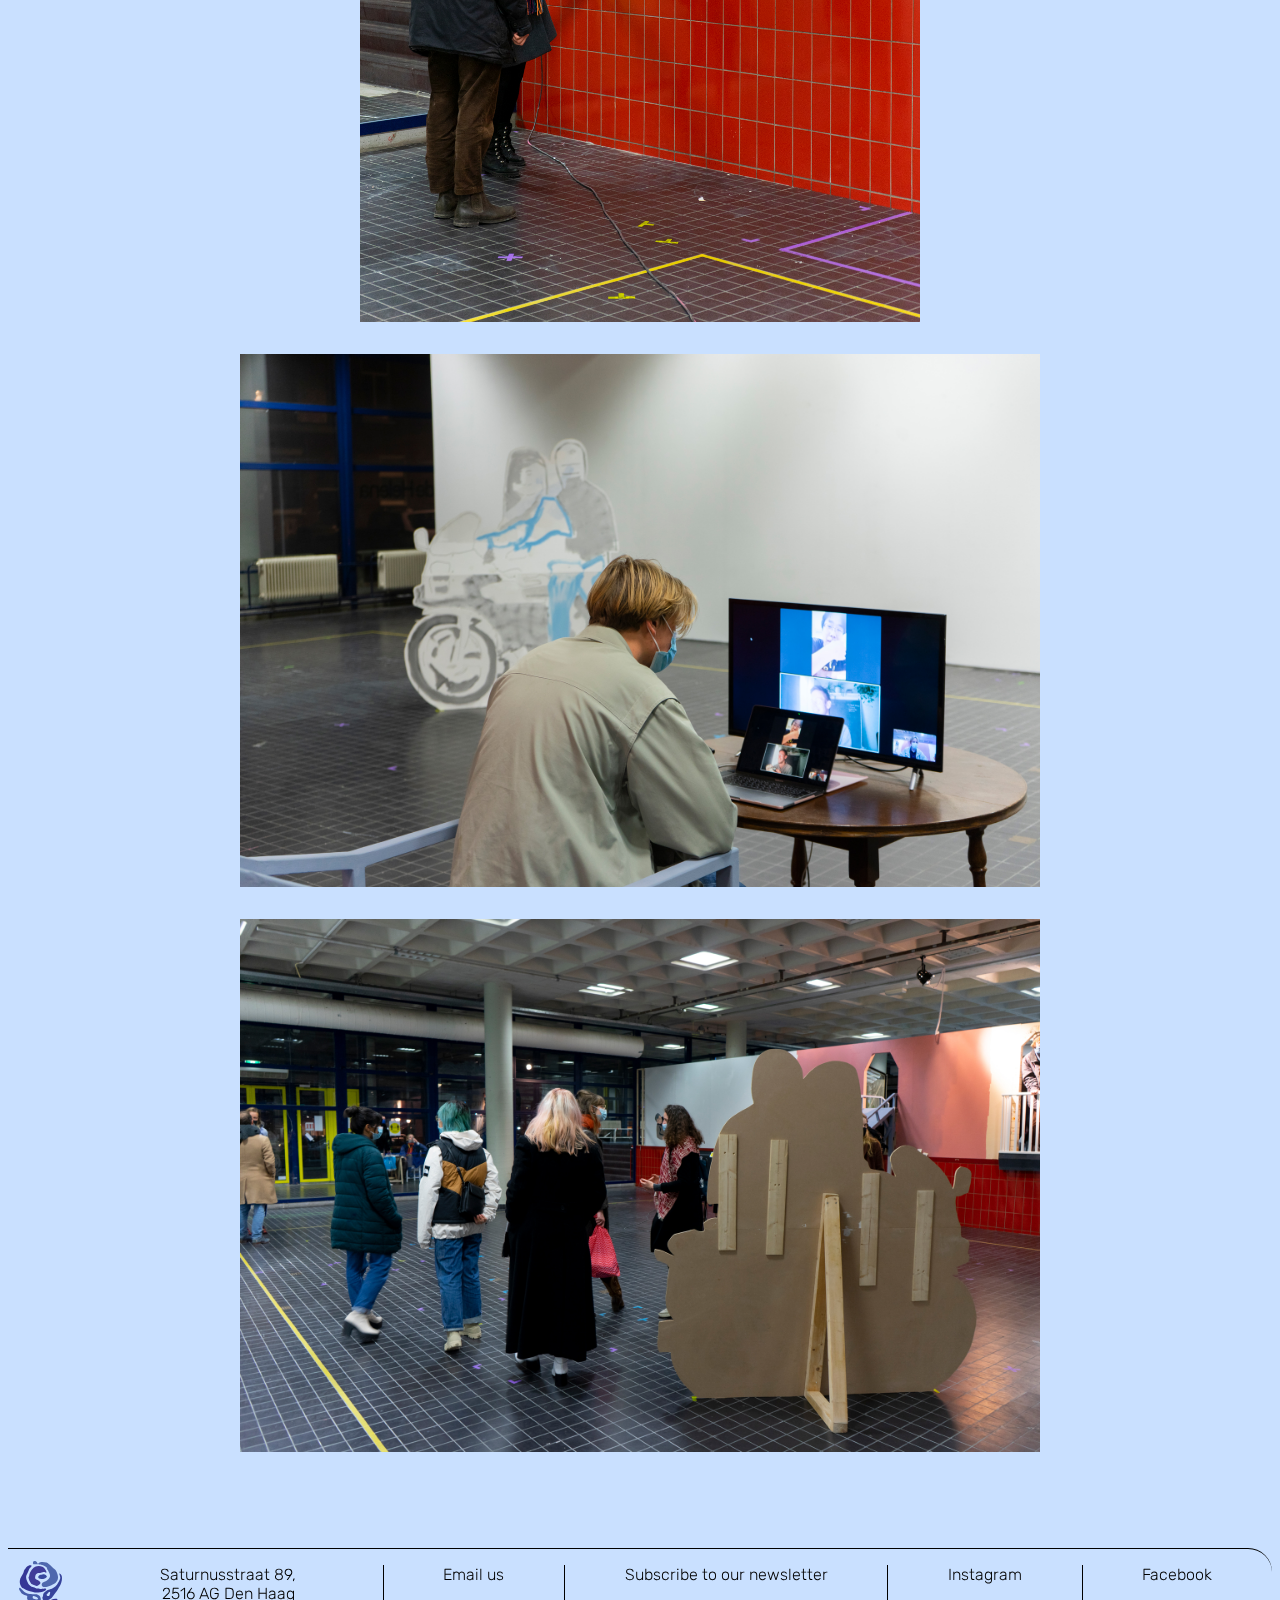
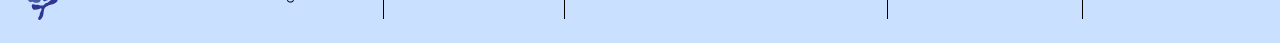
<file: archive/wide-angle-on-happy-valley.html>
<!DOCTYPE html>
<!--[if lt IE 7]>      <html class="no-js lt-ie9 lt-ie8 lt-ie7"> <![endif]-->
<!--[if IE 7]>         <html class="no-js lt-ie9 lt-ie8"> <![endif]-->
<!--[if IE 8]>         <html class="no-js lt-ie9"> <![endif]-->
<!--[if gt IE 8]>      <html class="no-js"> <!--<![endif]-->
<html>

<head>
  <meta charset="utf-8">
  <meta http-equiv="X-UA-Compatible" content="IE=edge">
  <title>hgtomi rosa</title>
  <meta name="description" content="">
  <meta name="viewport" content="width=device-width, initial-scale=1">
  <link rel="stylesheet" href="../css/archive.css">
  <script src="https://ajax.googleapis.com/ajax/libs/jquery/3.2.1/jquery.min.js"></script>
  <script src="../js/main.js"></script>

  <link rel="shortcut icon" type="image/x-icon" href="../images/LogoM.ico">
</head>



<body>

  <section class="menu">
    <nav>
      <a href="../archive.html">
        &#8592;Archive
      </a>
      <a id="current-title" href="wide-angle-on-happy-valley.html">
        Wide Angle on Happy Valley
      </a>
    </nav>
    <a id="navbar-hgtomirosa" href="../index.html">
      <img src="../images/logo-edit/hr.svg" />
    </a>
  </section>

  <section class="project-text">
    Fluctuation is the motive behind Wide Angle on Happy Valley. In Autumn/Winter 2020/21 Hgtomi Rosa’s mission for the encounter between art and audience faced a new challenge: uncertainty. Week by week, in the period of 2,3,4 months, life outside the exhibition was transforming faster than our works in progress. We were watching from big glass windows. Having to make predictions on a future outcome lifted some of us closer to the skies of fantasy - whist grounding others in the muds of reality
  </section>

  <section class="project-images">
    <div class="project-gallery">
      <img id="S-pic" src="../images/catagorised-files/Wide Angle on Happy Valley/Wide-Angle-on-Happy-Valley-01.jpg" />
      <img id="L-pic" src="../images/catagorised-files/Wide Angle on Happy Valley/Wide-Angle-on-Happy-Valley-02.jpg" />
      <img id="L-pic" src="../images/catagorised-files/Wide Angle on Happy Valley/Wide-Angle-on-Happy-Valley-03.jpg" />
      <img id="S-pic" src="../images/catagorised-files/Wide Angle on Happy Valley/Wide-Angle-on-Happy-Valley-04.jpg" />
      <img id="M-pic" src="../images/catagorised-files/Wide Angle on Happy Valley/Wide-Angle-on-Happy-Valley-05.jpg" />
      <img id="S-pic" src="../images/catagorised-files/Wide Angle on Happy Valley/Wide-Angle-on-Happy-Valley-06.jpg" />
      <img id="S-pic" src="../images/catagorised-files/Wide Angle on Happy Valley/Wide-Angle-on-Happy-Valley-07.jpg" />
      <img id="M-pic" src="../images/catagorised-files/Wide Angle on Happy Valley/Wide-Angle-on-Happy-Valley-08.jpg" />
      <img id="M-pic" src="../images/catagorised-files/Wide Angle on Happy Valley/Wide-Angle-on-Happy-Valley-09.jpg" />
      <img id="L-pic" src="../images/catagorised-files/Wide Angle on Happy Valley/Wide-Angle-on-Happy-Valley-10.jpg" />
      <img id="L-pic" src="../images/catagorised-files/Wide Angle on Happy Valley/Wide-Angle-on-Happy-Valley-11.jpg" />
    </div>
  </section>

  <footer>
      <div class="footer-part" id="footer-part1">
        <div id="footer-logo-backhome"><img src="../images/logo-original/logo.svg" /></div>
        <p id="address">Saturnusstraat 89, <br />2516 AG Den Haag</p>
      </div>
      <div class="footer-part" id="footer-part2">
        <p id="email">Email us</p>
        <p id="newsletter">Subscribe to our newsletter</p>
      </div>
      <div class="footer-part" id="footer-part3">
        <p id="instagram">Instagram</p>
        <p id="facebook">Facebook</p>
      </div>
  </footer>

  <section class="interactive-background-left">
    <div class="small-flower-1">
      <svg xmlns="http://www.w3.org/2000/svg" height="100%" width="100%" viewBox="-170 -170 700 700">
        <defs>
          <style>
            .bg-cls-1 {
              fill: #4f68ae;
            }
            .bg-cls-2 {
              fill: #353796;
            }
            .bg-cls-3 {
              fill: #403c99;
            }
            .bg-cls-4 {
              fill: #37479e;
            }
            .bg-cls-5 {
              fill: #303495;
            }
            .bg-cls-6 {
              fill: #36439c;
            }
            .bg-cls-7 {
              fill: #455da9;
            }
          </style>
        </defs>
        <g id="Layer_2" data-name="Layer 2">
          <g id="レイヤー_9" data-name="レイヤー 9"><path
            class="bg-cls-1"
            d="M109.69,117.69A14.37,14.37,0,0,1,112,105.43c2-2.64,11.73-5.66,18.76-9.64,8.65-4.9,16.3-13.15,18-21,1.11-5.19-.61-9.37-2.27-14.05C143,51,138.5,43.52,136.26,40.93c-1.26-1.45-.81-6.92-4.07-10.73-3.84-4.48-10.37-7.29-16.71-10-5-2.14-13.75-2.22-17.14-3.48-1.35-.5-1.85-1.52-5.48-1.47-4.3.07-21.55,1.64-23.24.14-5.16-4.62-1.94-13,2.54-14.94C75.45-1,86.35.92,87.51,9.63c.75,5.57,6.1,2.53,8.63,0s13.92-5.74,23-3.72,12.91-5.5,41.12,23.93c6.62,6.9,13.66,9.06,17.73,16.73,9.73,18.33,10.9,32.11,8.25,41.2-3.54,12.12-12,24-43.44,33.26C118.91,128.05,115.25,126.28,109.69,117.69Z"/><path
            class="bg-cls-2"
            d="M59.29,22.1A2.56,2.56,0,0,1,60,25.69c-.8,1.19-2,2.86-3.21,4.49-2.11,2.78-5.23,2-11.38,18.12-6.62,17.3-18.11,23.92-5.22,51.32,3.55,7.56,5.07,12.57,11.14,17.65,5.65,4.72,11.38,9.85,22.07,9.85,6.35,0,3.83,6.4,20.9,5.71,3.4-.14,4.48,1.39,7.43,1.74,14.74,1.74,29.46-5.48,29,1.51-.2,3.16-5.68,8.53-13.94,11.38-12.84,4.43-31.47,5.53-40.35,4C37,144.56,32.26,137.53,19.94,131.78c-10-4.66-17.88-22.76-16-37C5.68,81.2,14.81,69,20.29,59c2.74-5,1.95-9.06,6-16.49,1.86-3.38,6.35-7.28,7-9.54,1.4-4.57,10-9.23,12.48-10.43C50.21,20.44,56.15,20.07,59.29,22.1Z"/><path
            class="bg-cls-3"
            d="M77.34,27.48C70.26,30.2,51,50.91,49.34,68.89c-.7,7.62-3.51,8.39-3.49,10.14,0,5.29,5.56,19.25,11.33,27.79,3.47,5.12,7.11,5,17.77,10.24,9.56,4.67,14.47,2.36,16.84.89,3.21-2,9.81-8,10.73-9.83,3.35-6.49-7.39-12.45-9.15-14.09-1.27-1.18-7.57-3.28-9.81-4.43-5.68-2.92-6.93-7-5.78-13.88,1.39-8.33,3-13.06,13.51-17.42,8.83-3.68,3.47,3.38,17.33-3.36,1.41-.68,11.48-3.75,15.58-1.74,2.18,1.06,9.71,9.49,6.87-3.27-1.51-6.77-11-19.71-18.75-22.65A47.81,47.81,0,0,0,77.34,27.48Z"/>
            <path class="bg-cls-4" d="M102.74,66.71c1.92-.43,6.43.22,13.73-3,3.35-1.5,8.79.64,11.77,3.16,1.94,1.65,5.6,5.84,5.66,7.85.1,2.94-2.39,4.36-7.73,8.61s-16.59,3.33-19.75,2.8c-6.06-1-15.16-3.68-14.15-9.67S102.74,66.71,102.74,66.71Z"/><path
            class="bg-cls-5"
            d="M102.45,213.76c1.45.29,9.43,2.32,13.54.17,4.41-2.32,7.12-7.12,13-10.6,1.48-.88,3.59-.05,5.13-.93,8.47-4.8,16.07-13.75,23.72-17.24,8.44-3.84,24.32-3.69,26-.84,2.62,4.49,2.94,10.6-7.28,17.26-18.75,12.21-17.79,7.12-28.05,10.08-5,1.45-18.1,6.47-24,13.54-7.78,9.37-4.83,27.92-9,38.68-1.54,4-9,20.29-16.71,20.26,0,0-8.45-1.76-6.67-8.57,1.43-5.46,4.55-6.79,6.06-11.27s1.15-8.67,1.88-10.78a80.53,80.53,0,0,1,5.69-12.93c2.36-4.18,5.56-11-.37-12.94-3.33-1.11-6,3.94-12.5,5-10.77,1.82-16,3.49-21.19,1.66-4.46-1.57-6.85-5-8.25-8.47-2.36-6-3.49-10.39.17-15.73,3-4.29,15.25,2.53,19.6,1C86.79,209.89,96.86,212.63,102.45,213.76Z"/><path
            class="bg-cls-6"
            d="M201.48,65.14c-8.76-9.35-8.12-3-8.12-3s6.3,13.38,4.78,20.92-14,32.38-22.08,38.48-21.15,13.67-21.15,13.67S141,137.33,129.27,145.9c-7.38,5.37-13.68,10.19-13.68,20.5,0,8.11-4.48,4.28-2.54,14.11,1,5.22,4.26,16.93,10.23,13.46,2.57-1.5,16.4-4.47,22.66-8.06a50.23,50.23,0,0,0,19-18.65c5-8.34,13.1-17.42,16.24-22,5.32-7.78,10.14-18.32,12.6-21.57C205.26,108.51,211.75,76.1,201.48,65.14Zm-51.81,87.23c-1,9.29-3.73,16.37-9.19,16.37s-8.41-6.57-8.41-6.57l8.41-9.8S150.68,143.07,149.67,152.37Z"/><path
            class="bg-cls-7"
            d="M104,179.77c-.59-2.05-1-5.41-2.89-8.2-3.15-4.66-9-8.87-16.07-11.1-6.32-2-34.2,0-45.76-4.51-20.08-7.83-31.87-30.08-36.08-27-7.61,5.49-.23,11,7.81,24.86,5.1,8.79,25.83,10.26,28.52,15.5,2.18,4.25-8.3,12.94,12.67,28.17,4,2.87,9.61-4.19,17.94.76,9.83,5.85,24.8,2.22,26.69.51C101.9,194.14,106.79,189.54,104,179.77Zm-14.17-1.85c6.54,8.32-5.79,10.7-19.35,4.45-4.77-2.19-5.47-4-4-12.08C67.55,164.81,85.87,172.9,89.82,177.92Z"/></g>
        </g>
      </svg>
    </div>
    <div class="small-flower-2">
      <svg xmlns="http://www.w3.org/2000/svg" height="100%" width="100%" viewBox="-170 -170 700 700">
        <defs>
          <style>
            .bg-cls-1 {
              fill: #4f68ae;
            }
            .bg-cls-2 {
              fill: #353796;
            }
            .bg-cls-3 {
              fill: #403c99;
            }
            .bg-cls-4 {
              fill: #37479e;
            }
            .bg-cls-5 {
              fill: #303495;
            }
            .bg-cls-6 {
              fill: #36439c;
            }
            .bg-cls-7 {
              fill: #455da9;
            }
          </style>
        </defs>
        <g id="Layer_2" data-name="Layer 2">
          <g id="レイヤー_9" data-name="レイヤー 9"><path
            class="bg-cls-1"
            d="M109.69,117.69A14.37,14.37,0,0,1,112,105.43c2-2.64,11.73-5.66,18.76-9.64,8.65-4.9,16.3-13.15,18-21,1.11-5.19-.61-9.37-2.27-14.05C143,51,138.5,43.52,136.26,40.93c-1.26-1.45-.81-6.92-4.07-10.73-3.84-4.48-10.37-7.29-16.71-10-5-2.14-13.75-2.22-17.14-3.48-1.35-.5-1.85-1.52-5.48-1.47-4.3.07-21.55,1.64-23.24.14-5.16-4.62-1.94-13,2.54-14.94C75.45-1,86.35.92,87.51,9.63c.75,5.57,6.1,2.53,8.63,0s13.92-5.74,23-3.72,12.91-5.5,41.12,23.93c6.62,6.9,13.66,9.06,17.73,16.73,9.73,18.33,10.9,32.11,8.25,41.2-3.54,12.12-12,24-43.44,33.26C118.91,128.05,115.25,126.28,109.69,117.69Z"/><path
            class="bg-cls-2"
            d="M59.29,22.1A2.56,2.56,0,0,1,60,25.69c-.8,1.19-2,2.86-3.21,4.49-2.11,2.78-5.23,2-11.38,18.12-6.62,17.3-18.11,23.92-5.22,51.32,3.55,7.56,5.07,12.57,11.14,17.65,5.65,4.72,11.38,9.85,22.07,9.85,6.35,0,3.83,6.4,20.9,5.71,3.4-.14,4.48,1.39,7.43,1.74,14.74,1.74,29.46-5.48,29,1.51-.2,3.16-5.68,8.53-13.94,11.38-12.84,4.43-31.47,5.53-40.35,4C37,144.56,32.26,137.53,19.94,131.78c-10-4.66-17.88-22.76-16-37C5.68,81.2,14.81,69,20.29,59c2.74-5,1.95-9.06,6-16.49,1.86-3.38,6.35-7.28,7-9.54,1.4-4.57,10-9.23,12.48-10.43C50.21,20.44,56.15,20.07,59.29,22.1Z"/><path
            class="bg-cls-3"
            d="M77.34,27.48C70.26,30.2,51,50.91,49.34,68.89c-.7,7.62-3.51,8.39-3.49,10.14,0,5.29,5.56,19.25,11.33,27.79,3.47,5.12,7.11,5,17.77,10.24,9.56,4.67,14.47,2.36,16.84.89,3.21-2,9.81-8,10.73-9.83,3.35-6.49-7.39-12.45-9.15-14.09-1.27-1.18-7.57-3.28-9.81-4.43-5.68-2.92-6.93-7-5.78-13.88,1.39-8.33,3-13.06,13.51-17.42,8.83-3.68,3.47,3.38,17.33-3.36,1.41-.68,11.48-3.75,15.58-1.74,2.18,1.06,9.71,9.49,6.87-3.27-1.51-6.77-11-19.71-18.75-22.65A47.81,47.81,0,0,0,77.34,27.48Z"/>
            <path class="bg-cls-4" d="M102.74,66.71c1.92-.43,6.43.22,13.73-3,3.35-1.5,8.79.64,11.77,3.16,1.94,1.65,5.6,5.84,5.66,7.85.1,2.94-2.39,4.36-7.73,8.61s-16.59,3.33-19.75,2.8c-6.06-1-15.16-3.68-14.15-9.67S102.74,66.71,102.74,66.71Z"/><path
            class="bg-cls-5"
            d="M102.45,213.76c1.45.29,9.43,2.32,13.54.17,4.41-2.32,7.12-7.12,13-10.6,1.48-.88,3.59-.05,5.13-.93,8.47-4.8,16.07-13.75,23.72-17.24,8.44-3.84,24.32-3.69,26-.84,2.62,4.49,2.94,10.6-7.28,17.26-18.75,12.21-17.79,7.12-28.05,10.08-5,1.45-18.1,6.47-24,13.54-7.78,9.37-4.83,27.92-9,38.68-1.54,4-9,20.29-16.71,20.26,0,0-8.45-1.76-6.67-8.57,1.43-5.46,4.55-6.79,6.06-11.27s1.15-8.67,1.88-10.78a80.53,80.53,0,0,1,5.69-12.93c2.36-4.18,5.56-11-.37-12.94-3.33-1.11-6,3.94-12.5,5-10.77,1.82-16,3.49-21.19,1.66-4.46-1.57-6.85-5-8.25-8.47-2.36-6-3.49-10.39.17-15.73,3-4.29,15.25,2.53,19.6,1C86.79,209.89,96.86,212.63,102.45,213.76Z"/><path
            class="bg-cls-6"
            d="M201.48,65.14c-8.76-9.35-8.12-3-8.12-3s6.3,13.38,4.78,20.92-14,32.38-22.08,38.48-21.15,13.67-21.15,13.67S141,137.33,129.27,145.9c-7.38,5.37-13.68,10.19-13.68,20.5,0,8.11-4.48,4.28-2.54,14.11,1,5.22,4.26,16.93,10.23,13.46,2.57-1.5,16.4-4.47,22.66-8.06a50.23,50.23,0,0,0,19-18.65c5-8.34,13.1-17.42,16.24-22,5.32-7.78,10.14-18.32,12.6-21.57C205.26,108.51,211.75,76.1,201.48,65.14Zm-51.81,87.23c-1,9.29-3.73,16.37-9.19,16.37s-8.41-6.57-8.41-6.57l8.41-9.8S150.68,143.07,149.67,152.37Z"/><path
            class="bg-cls-7"
            d="M104,179.77c-.59-2.05-1-5.41-2.89-8.2-3.15-4.66-9-8.87-16.07-11.1-6.32-2-34.2,0-45.76-4.51-20.08-7.83-31.87-30.08-36.08-27-7.61,5.49-.23,11,7.81,24.86,5.1,8.79,25.83,10.26,28.52,15.5,2.18,4.25-8.3,12.94,12.67,28.17,4,2.87,9.61-4.19,17.94.76,9.83,5.85,24.8,2.22,26.69.51C101.9,194.14,106.79,189.54,104,179.77Zm-14.17-1.85c6.54,8.32-5.79,10.7-19.35,4.45-4.77-2.19-5.47-4-4-12.08C67.55,164.81,85.87,172.9,89.82,177.92Z"/></g>
        </g>
      </svg>
    </div>
    <div class="small-flower-3">
      <svg xmlns="http://www.w3.org/2000/svg" height="100%" width="100%" viewBox="-170 -170 700 700">
        <defs>
          <style>
            .bg-cls-1 {
              fill: #4f68ae;
            }
            .bg-cls-2 {
              fill: #353796;
            }
            .bg-cls-3 {
              fill: #403c99;
            }
            .bg-cls-4 {
              fill: #37479e;
            }
            .bg-cls-5 {
              fill: #303495;
            }
            .bg-cls-6 {
              fill: #36439c;
            }
            .bg-cls-7 {
              fill: #455da9;
            }
          </style>
        </defs>
        <g id="Layer_2" data-name="Layer 2">
          <g id="レイヤー_9" data-name="レイヤー 9"><path
            class="bg-cls-1"
            d="M109.69,117.69A14.37,14.37,0,0,1,112,105.43c2-2.64,11.73-5.66,18.76-9.64,8.65-4.9,16.3-13.15,18-21,1.11-5.19-.61-9.37-2.27-14.05C143,51,138.5,43.52,136.26,40.93c-1.26-1.45-.81-6.92-4.07-10.73-3.84-4.48-10.37-7.29-16.71-10-5-2.14-13.75-2.22-17.14-3.48-1.35-.5-1.85-1.52-5.48-1.47-4.3.07-21.55,1.64-23.24.14-5.16-4.62-1.94-13,2.54-14.94C75.45-1,86.35.92,87.51,9.63c.75,5.57,6.1,2.53,8.63,0s13.92-5.74,23-3.72,12.91-5.5,41.12,23.93c6.62,6.9,13.66,9.06,17.73,16.73,9.73,18.33,10.9,32.11,8.25,41.2-3.54,12.12-12,24-43.44,33.26C118.91,128.05,115.25,126.28,109.69,117.69Z"/><path
            class="bg-cls-2"
            d="M59.29,22.1A2.56,2.56,0,0,1,60,25.69c-.8,1.19-2,2.86-3.21,4.49-2.11,2.78-5.23,2-11.38,18.12-6.62,17.3-18.11,23.92-5.22,51.32,3.55,7.56,5.07,12.57,11.14,17.65,5.65,4.72,11.38,9.85,22.07,9.85,6.35,0,3.83,6.4,20.9,5.71,3.4-.14,4.48,1.39,7.43,1.74,14.74,1.74,29.46-5.48,29,1.51-.2,3.16-5.68,8.53-13.94,11.38-12.84,4.43-31.47,5.53-40.35,4C37,144.56,32.26,137.53,19.94,131.78c-10-4.66-17.88-22.76-16-37C5.68,81.2,14.81,69,20.29,59c2.74-5,1.95-9.06,6-16.49,1.86-3.38,6.35-7.28,7-9.54,1.4-4.57,10-9.23,12.48-10.43C50.21,20.44,56.15,20.07,59.29,22.1Z"/><path
            class="bg-cls-3"
            d="M77.34,27.48C70.26,30.2,51,50.91,49.34,68.89c-.7,7.62-3.51,8.39-3.49,10.14,0,5.29,5.56,19.25,11.33,27.79,3.47,5.12,7.11,5,17.77,10.24,9.56,4.67,14.47,2.36,16.84.89,3.21-2,9.81-8,10.73-9.83,3.35-6.49-7.39-12.45-9.15-14.09-1.27-1.18-7.57-3.28-9.81-4.43-5.68-2.92-6.93-7-5.78-13.88,1.39-8.33,3-13.06,13.51-17.42,8.83-3.68,3.47,3.38,17.33-3.36,1.41-.68,11.48-3.75,15.58-1.74,2.18,1.06,9.71,9.49,6.87-3.27-1.51-6.77-11-19.71-18.75-22.65A47.81,47.81,0,0,0,77.34,27.48Z"/>
            <path class="bg-cls-4" d="M102.74,66.71c1.92-.43,6.43.22,13.73-3,3.35-1.5,8.79.64,11.77,3.16,1.94,1.65,5.6,5.84,5.66,7.85.1,2.94-2.39,4.36-7.73,8.61s-16.59,3.33-19.75,2.8c-6.06-1-15.16-3.68-14.15-9.67S102.74,66.71,102.74,66.71Z"/><path
            class="bg-cls-5"
            d="M102.45,213.76c1.45.29,9.43,2.32,13.54.17,4.41-2.32,7.12-7.12,13-10.6,1.48-.88,3.59-.05,5.13-.93,8.47-4.8,16.07-13.75,23.72-17.24,8.44-3.84,24.32-3.69,26-.84,2.62,4.49,2.94,10.6-7.28,17.26-18.75,12.21-17.79,7.12-28.05,10.08-5,1.45-18.1,6.47-24,13.54-7.78,9.37-4.83,27.92-9,38.68-1.54,4-9,20.29-16.71,20.26,0,0-8.45-1.76-6.67-8.57,1.43-5.46,4.55-6.79,6.06-11.27s1.15-8.67,1.88-10.78a80.53,80.53,0,0,1,5.69-12.93c2.36-4.18,5.56-11-.37-12.94-3.33-1.11-6,3.94-12.5,5-10.77,1.82-16,3.49-21.19,1.66-4.46-1.57-6.85-5-8.25-8.47-2.36-6-3.49-10.39.17-15.73,3-4.29,15.25,2.53,19.6,1C86.79,209.89,96.86,212.63,102.45,213.76Z"/><path
            class="bg-cls-6"
            d="M201.48,65.14c-8.76-9.35-8.12-3-8.12-3s6.3,13.38,4.78,20.92-14,32.38-22.08,38.48-21.15,13.67-21.15,13.67S141,137.33,129.27,145.9c-7.38,5.37-13.68,10.19-13.68,20.5,0,8.11-4.48,4.28-2.54,14.11,1,5.22,4.26,16.93,10.23,13.46,2.57-1.5,16.4-4.47,22.66-8.06a50.23,50.23,0,0,0,19-18.65c5-8.34,13.1-17.42,16.24-22,5.32-7.78,10.14-18.32,12.6-21.57C205.26,108.51,211.75,76.1,201.48,65.14Zm-51.81,87.23c-1,9.29-3.73,16.37-9.19,16.37s-8.41-6.57-8.41-6.57l8.41-9.8S150.68,143.07,149.67,152.37Z"/><path
            class="bg-cls-7"
            d="M104,179.77c-.59-2.05-1-5.41-2.89-8.2-3.15-4.66-9-8.87-16.07-11.1-6.32-2-34.2,0-45.76-4.51-20.08-7.83-31.87-30.08-36.08-27-7.61,5.49-.23,11,7.81,24.86,5.1,8.79,25.83,10.26,28.52,15.5,2.18,4.25-8.3,12.94,12.67,28.17,4,2.87,9.61-4.19,17.94.76,9.83,5.85,24.8,2.22,26.69.51C101.9,194.14,106.79,189.54,104,179.77Zm-14.17-1.85c6.54,8.32-5.79,10.7-19.35,4.45-4.77-2.19-5.47-4-4-12.08C67.55,164.81,85.87,172.9,89.82,177.92Z"/></g>
        </g>
      </svg>
    </div>
  </section>
  <section class="interactive-background-right">
    <div class="small-flower-4">
      <svg xmlns="http://www.w3.org/2000/svg" height="100%" width="100%" viewBox="-170 -170 700 700">
        <defs>
          <style>
            .bg-cls-1 {
              fill: #4f68ae;
            }
            .bg-cls-2 {
              fill: #353796;
            }
            .bg-cls-3 {
              fill: #403c99;
            }
            .bg-cls-4 {
              fill: #37479e;
            }
            .bg-cls-5 {
              fill: #303495;
            }
            .bg-cls-6 {
              fill: #36439c;
            }
            .bg-cls-7 {
              fill: #455da9;
            }
          </style>
        </defs>
        <g id="Layer_2" data-name="Layer 2">
          <g id="レイヤー_9" data-name="レイヤー 9"><path
            class="bg-cls-1"
            d="M109.69,117.69A14.37,14.37,0,0,1,112,105.43c2-2.64,11.73-5.66,18.76-9.64,8.65-4.9,16.3-13.15,18-21,1.11-5.19-.61-9.37-2.27-14.05C143,51,138.5,43.52,136.26,40.93c-1.26-1.45-.81-6.92-4.07-10.73-3.84-4.48-10.37-7.29-16.71-10-5-2.14-13.75-2.22-17.14-3.48-1.35-.5-1.85-1.52-5.48-1.47-4.3.07-21.55,1.64-23.24.14-5.16-4.62-1.94-13,2.54-14.94C75.45-1,86.35.92,87.51,9.63c.75,5.57,6.1,2.53,8.63,0s13.92-5.74,23-3.72,12.91-5.5,41.12,23.93c6.62,6.9,13.66,9.06,17.73,16.73,9.73,18.33,10.9,32.11,8.25,41.2-3.54,12.12-12,24-43.44,33.26C118.91,128.05,115.25,126.28,109.69,117.69Z"/><path
            class="bg-cls-2"
            d="M59.29,22.1A2.56,2.56,0,0,1,60,25.69c-.8,1.19-2,2.86-3.21,4.49-2.11,2.78-5.23,2-11.38,18.12-6.62,17.3-18.11,23.92-5.22,51.32,3.55,7.56,5.07,12.57,11.14,17.65,5.65,4.72,11.38,9.85,22.07,9.85,6.35,0,3.83,6.4,20.9,5.71,3.4-.14,4.48,1.39,7.43,1.74,14.74,1.74,29.46-5.48,29,1.51-.2,3.16-5.68,8.53-13.94,11.38-12.84,4.43-31.47,5.53-40.35,4C37,144.56,32.26,137.53,19.94,131.78c-10-4.66-17.88-22.76-16-37C5.68,81.2,14.81,69,20.29,59c2.74-5,1.95-9.06,6-16.49,1.86-3.38,6.35-7.28,7-9.54,1.4-4.57,10-9.23,12.48-10.43C50.21,20.44,56.15,20.07,59.29,22.1Z"/><path
            class="bg-cls-3"
            d="M77.34,27.48C70.26,30.2,51,50.91,49.34,68.89c-.7,7.62-3.51,8.39-3.49,10.14,0,5.29,5.56,19.25,11.33,27.79,3.47,5.12,7.11,5,17.77,10.24,9.56,4.67,14.47,2.36,16.84.89,3.21-2,9.81-8,10.73-9.83,3.35-6.49-7.39-12.45-9.15-14.09-1.27-1.18-7.57-3.28-9.81-4.43-5.68-2.92-6.93-7-5.78-13.88,1.39-8.33,3-13.06,13.51-17.42,8.83-3.68,3.47,3.38,17.33-3.36,1.41-.68,11.48-3.75,15.58-1.74,2.18,1.06,9.71,9.49,6.87-3.27-1.51-6.77-11-19.71-18.75-22.65A47.81,47.81,0,0,0,77.34,27.48Z"/>
            <path class="bg-cls-4" d="M102.74,66.71c1.92-.43,6.43.22,13.73-3,3.35-1.5,8.79.64,11.77,3.16,1.94,1.65,5.6,5.84,5.66,7.85.1,2.94-2.39,4.36-7.73,8.61s-16.59,3.33-19.75,2.8c-6.06-1-15.16-3.68-14.15-9.67S102.74,66.71,102.74,66.71Z"/><path
            class="bg-cls-5"
            d="M102.45,213.76c1.45.29,9.43,2.32,13.54.17,4.41-2.32,7.12-7.12,13-10.6,1.48-.88,3.59-.05,5.13-.93,8.47-4.8,16.07-13.75,23.72-17.24,8.44-3.84,24.32-3.69,26-.84,2.62,4.49,2.94,10.6-7.28,17.26-18.75,12.21-17.79,7.12-28.05,10.08-5,1.45-18.1,6.47-24,13.54-7.78,9.37-4.83,27.92-9,38.68-1.54,4-9,20.29-16.71,20.26,0,0-8.45-1.76-6.67-8.57,1.43-5.46,4.55-6.79,6.06-11.27s1.15-8.67,1.88-10.78a80.53,80.53,0,0,1,5.69-12.93c2.36-4.18,5.56-11-.37-12.94-3.33-1.11-6,3.94-12.5,5-10.77,1.82-16,3.49-21.19,1.66-4.46-1.57-6.85-5-8.25-8.47-2.36-6-3.49-10.39.17-15.73,3-4.29,15.25,2.53,19.6,1C86.79,209.89,96.86,212.63,102.45,213.76Z"/><path
            class="bg-cls-6"
            d="M201.48,65.14c-8.76-9.35-8.12-3-8.12-3s6.3,13.38,4.78,20.92-14,32.38-22.08,38.48-21.15,13.67-21.15,13.67S141,137.33,129.27,145.9c-7.38,5.37-13.68,10.19-13.68,20.5,0,8.11-4.48,4.28-2.54,14.11,1,5.22,4.26,16.93,10.23,13.46,2.57-1.5,16.4-4.47,22.66-8.06a50.23,50.23,0,0,0,19-18.65c5-8.34,13.1-17.42,16.24-22,5.32-7.78,10.14-18.32,12.6-21.57C205.26,108.51,211.75,76.1,201.48,65.14Zm-51.81,87.23c-1,9.29-3.73,16.37-9.19,16.37s-8.41-6.57-8.41-6.57l8.41-9.8S150.68,143.07,149.67,152.37Z"/><path
            class="bg-cls-7"
            d="M104,179.77c-.59-2.05-1-5.41-2.89-8.2-3.15-4.66-9-8.87-16.07-11.1-6.32-2-34.2,0-45.76-4.51-20.08-7.83-31.87-30.08-36.08-27-7.61,5.49-.23,11,7.81,24.86,5.1,8.79,25.83,10.26,28.52,15.5,2.18,4.25-8.3,12.94,12.67,28.17,4,2.87,9.61-4.19,17.94.76,9.83,5.85,24.8,2.22,26.69.51C101.9,194.14,106.79,189.54,104,179.77Zm-14.17-1.85c6.54,8.32-5.79,10.7-19.35,4.45-4.77-2.19-5.47-4-4-12.08C67.55,164.81,85.87,172.9,89.82,177.92Z"/></g>
        </g>
      </svg>
    </div>
    <div class="small-flower-5">
      <svg xmlns="http://www.w3.org/2000/svg" height="100%" width="100%" viewBox="-170 -170 700 700">
        <defs>
          <style>
            .bg-cls-1 {
              fill: #4f68ae;
            }
            .bg-cls-2 {
              fill: #353796;
            }
            .bg-cls-3 {
              fill: #403c99;
            }
            .bg-cls-4 {
              fill: #37479e;
            }
            .bg-cls-5 {
              fill: #303495;
            }
            .bg-cls-6 {
              fill: #36439c;
            }
            .bg-cls-7 {
              fill: #455da9;
            }
          </style>
        </defs>
        <g id="Layer_2" data-name="Layer 2">
          <g id="レイヤー_9" data-name="レイヤー 9"><path
            class="bg-cls-1"
            d="M109.69,117.69A14.37,14.37,0,0,1,112,105.43c2-2.64,11.73-5.66,18.76-9.64,8.65-4.9,16.3-13.15,18-21,1.11-5.19-.61-9.37-2.27-14.05C143,51,138.5,43.52,136.26,40.93c-1.26-1.45-.81-6.92-4.07-10.73-3.84-4.48-10.37-7.29-16.71-10-5-2.14-13.75-2.22-17.14-3.48-1.35-.5-1.85-1.52-5.48-1.47-4.3.07-21.55,1.64-23.24.14-5.16-4.62-1.94-13,2.54-14.94C75.45-1,86.35.92,87.51,9.63c.75,5.57,6.1,2.53,8.63,0s13.92-5.74,23-3.72,12.91-5.5,41.12,23.93c6.62,6.9,13.66,9.06,17.73,16.73,9.73,18.33,10.9,32.11,8.25,41.2-3.54,12.12-12,24-43.44,33.26C118.91,128.05,115.25,126.28,109.69,117.69Z"/><path
            class="bg-cls-2"
            d="M59.29,22.1A2.56,2.56,0,0,1,60,25.69c-.8,1.19-2,2.86-3.21,4.49-2.11,2.78-5.23,2-11.38,18.12-6.62,17.3-18.11,23.92-5.22,51.32,3.55,7.56,5.07,12.57,11.14,17.65,5.65,4.72,11.38,9.85,22.07,9.85,6.35,0,3.83,6.4,20.9,5.71,3.4-.14,4.48,1.39,7.43,1.74,14.74,1.74,29.46-5.48,29,1.51-.2,3.16-5.68,8.53-13.94,11.38-12.84,4.43-31.47,5.53-40.35,4C37,144.56,32.26,137.53,19.94,131.78c-10-4.66-17.88-22.76-16-37C5.68,81.2,14.81,69,20.29,59c2.74-5,1.95-9.06,6-16.49,1.86-3.38,6.35-7.28,7-9.54,1.4-4.57,10-9.23,12.48-10.43C50.21,20.44,56.15,20.07,59.29,22.1Z"/><path
            class="bg-cls-3"
            d="M77.34,27.48C70.26,30.2,51,50.91,49.34,68.89c-.7,7.62-3.51,8.39-3.49,10.14,0,5.29,5.56,19.25,11.33,27.79,3.47,5.12,7.11,5,17.77,10.24,9.56,4.67,14.47,2.36,16.84.89,3.21-2,9.81-8,10.73-9.83,3.35-6.49-7.39-12.45-9.15-14.09-1.27-1.18-7.57-3.28-9.81-4.43-5.68-2.92-6.93-7-5.78-13.88,1.39-8.33,3-13.06,13.51-17.42,8.83-3.68,3.47,3.38,17.33-3.36,1.41-.68,11.48-3.75,15.58-1.74,2.18,1.06,9.71,9.49,6.87-3.27-1.51-6.77-11-19.71-18.75-22.65A47.81,47.81,0,0,0,77.34,27.48Z"/>
            <path class="bg-cls-4" d="M102.74,66.71c1.92-.43,6.43.22,13.73-3,3.35-1.5,8.79.64,11.77,3.16,1.94,1.65,5.6,5.84,5.66,7.85.1,2.94-2.39,4.36-7.73,8.61s-16.59,3.33-19.75,2.8c-6.06-1-15.16-3.68-14.15-9.67S102.74,66.71,102.74,66.71Z"/><path
            class="bg-cls-5"
            d="M102.45,213.76c1.45.29,9.43,2.32,13.54.17,4.41-2.32,7.12-7.12,13-10.6,1.48-.88,3.59-.05,5.13-.93,8.47-4.8,16.07-13.75,23.72-17.24,8.44-3.84,24.32-3.69,26-.84,2.62,4.49,2.94,10.6-7.28,17.26-18.75,12.21-17.79,7.12-28.05,10.08-5,1.45-18.1,6.47-24,13.54-7.78,9.37-4.83,27.92-9,38.68-1.54,4-9,20.29-16.71,20.26,0,0-8.45-1.76-6.67-8.57,1.43-5.46,4.55-6.79,6.06-11.27s1.15-8.67,1.88-10.78a80.53,80.53,0,0,1,5.69-12.93c2.36-4.18,5.56-11-.37-12.94-3.33-1.11-6,3.94-12.5,5-10.77,1.82-16,3.49-21.19,1.66-4.46-1.57-6.85-5-8.25-8.47-2.36-6-3.49-10.39.17-15.73,3-4.29,15.25,2.53,19.6,1C86.79,209.89,96.86,212.63,102.45,213.76Z"/><path
            class="bg-cls-6"
            d="M201.48,65.14c-8.76-9.35-8.12-3-8.12-3s6.3,13.38,4.78,20.92-14,32.38-22.08,38.48-21.15,13.67-21.15,13.67S141,137.33,129.27,145.9c-7.38,5.37-13.68,10.19-13.68,20.5,0,8.11-4.48,4.28-2.54,14.11,1,5.22,4.26,16.93,10.23,13.46,2.57-1.5,16.4-4.47,22.66-8.06a50.23,50.23,0,0,0,19-18.65c5-8.34,13.1-17.42,16.24-22,5.32-7.78,10.14-18.32,12.6-21.57C205.26,108.51,211.75,76.1,201.48,65.14Zm-51.81,87.23c-1,9.29-3.73,16.37-9.19,16.37s-8.41-6.57-8.41-6.57l8.41-9.8S150.68,143.07,149.67,152.37Z"/><path
            class="bg-cls-7"
            d="M104,179.77c-.59-2.05-1-5.41-2.89-8.2-3.15-4.66-9-8.87-16.07-11.1-6.32-2-34.2,0-45.76-4.51-20.08-7.83-31.87-30.08-36.08-27-7.61,5.49-.23,11,7.81,24.86,5.1,8.79,25.83,10.26,28.52,15.5,2.18,4.25-8.3,12.94,12.67,28.17,4,2.87,9.61-4.19,17.94.76,9.83,5.85,24.8,2.22,26.69.51C101.9,194.14,106.79,189.54,104,179.77Zm-14.17-1.85c6.54,8.32-5.79,10.7-19.35,4.45-4.77-2.19-5.47-4-4-12.08C67.55,164.81,85.87,172.9,89.82,177.92Z"/></g>
        </g>
      </svg>
    </div>
    <div class="small-flower-6">
      <svg xmlns="http://www.w3.org/2000/svg" height="100%" width="100%" viewBox="-170 -170 700 700">
        <defs>
          <style>
            .bg-cls-1 {
              fill: #4f68ae;
            }
            .bg-cls-2 {
              fill: #353796;
            }
            .bg-cls-3 {
              fill: #403c99;
            }
            .bg-cls-4 {
              fill: #37479e;
            }
            .bg-cls-5 {
              fill: #303495;
            }
            .bg-cls-6 {
              fill: #36439c;
            }
            .bg-cls-7 {
              fill: #455da9;
            }
          </style>
        </defs>
        <g id="Layer_2" data-name="Layer 2">
          <g id="レイヤー_9" data-name="レイヤー 9"><path
            class="bg-cls-1"
            d="M109.69,117.69A14.37,14.37,0,0,1,112,105.43c2-2.64,11.73-5.66,18.76-9.64,8.65-4.9,16.3-13.15,18-21,1.11-5.19-.61-9.37-2.27-14.05C143,51,138.5,43.52,136.26,40.93c-1.26-1.45-.81-6.92-4.07-10.73-3.84-4.48-10.37-7.29-16.71-10-5-2.14-13.75-2.22-17.14-3.48-1.35-.5-1.85-1.52-5.48-1.47-4.3.07-21.55,1.64-23.24.14-5.16-4.62-1.94-13,2.54-14.94C75.45-1,86.35.92,87.51,9.63c.75,5.57,6.1,2.53,8.63,0s13.92-5.74,23-3.72,12.91-5.5,41.12,23.93c6.62,6.9,13.66,9.06,17.73,16.73,9.73,18.33,10.9,32.11,8.25,41.2-3.54,12.12-12,24-43.44,33.26C118.91,128.05,115.25,126.28,109.69,117.69Z"/><path
            class="bg-cls-2"
            d="M59.29,22.1A2.56,2.56,0,0,1,60,25.69c-.8,1.19-2,2.86-3.21,4.49-2.11,2.78-5.23,2-11.38,18.12-6.62,17.3-18.11,23.92-5.22,51.32,3.55,7.56,5.07,12.57,11.14,17.65,5.65,4.72,11.38,9.85,22.07,9.85,6.35,0,3.83,6.4,20.9,5.71,3.4-.14,4.48,1.39,7.43,1.74,14.74,1.74,29.46-5.48,29,1.51-.2,3.16-5.68,8.53-13.94,11.38-12.84,4.43-31.47,5.53-40.35,4C37,144.56,32.26,137.53,19.94,131.78c-10-4.66-17.88-22.76-16-37C5.68,81.2,14.81,69,20.29,59c2.74-5,1.95-9.06,6-16.49,1.86-3.38,6.35-7.28,7-9.54,1.4-4.57,10-9.23,12.48-10.43C50.21,20.44,56.15,20.07,59.29,22.1Z"/><path
            class="bg-cls-3"
            d="M77.34,27.48C70.26,30.2,51,50.91,49.34,68.89c-.7,7.62-3.51,8.39-3.49,10.14,0,5.29,5.56,19.25,11.33,27.79,3.47,5.12,7.11,5,17.77,10.24,9.56,4.67,14.47,2.36,16.84.89,3.21-2,9.81-8,10.73-9.83,3.35-6.49-7.39-12.45-9.15-14.09-1.27-1.18-7.57-3.28-9.81-4.43-5.68-2.92-6.93-7-5.78-13.88,1.39-8.33,3-13.06,13.51-17.42,8.83-3.68,3.47,3.38,17.33-3.36,1.41-.68,11.48-3.75,15.58-1.74,2.18,1.06,9.71,9.49,6.87-3.27-1.51-6.77-11-19.71-18.75-22.65A47.81,47.81,0,0,0,77.34,27.48Z"/>
            <path class="bg-cls-4" d="M102.74,66.71c1.92-.43,6.43.22,13.73-3,3.35-1.5,8.79.64,11.77,3.16,1.94,1.65,5.6,5.84,5.66,7.85.1,2.94-2.39,4.36-7.73,8.61s-16.59,3.33-19.75,2.8c-6.06-1-15.16-3.68-14.15-9.67S102.74,66.71,102.74,66.71Z"/><path
            class="bg-cls-5"
            d="M102.45,213.76c1.45.29,9.43,2.32,13.54.17,4.41-2.32,7.12-7.12,13-10.6,1.48-.88,3.59-.05,5.13-.93,8.47-4.8,16.07-13.75,23.72-17.24,8.44-3.84,24.32-3.69,26-.84,2.62,4.49,2.94,10.6-7.28,17.26-18.75,12.21-17.79,7.12-28.05,10.08-5,1.45-18.1,6.47-24,13.54-7.78,9.37-4.83,27.92-9,38.68-1.54,4-9,20.29-16.71,20.26,0,0-8.45-1.76-6.67-8.57,1.43-5.46,4.55-6.79,6.06-11.27s1.15-8.67,1.88-10.78a80.53,80.53,0,0,1,5.69-12.93c2.36-4.18,5.56-11-.37-12.94-3.33-1.11-6,3.94-12.5,5-10.77,1.82-16,3.49-21.19,1.66-4.46-1.57-6.85-5-8.25-8.47-2.36-6-3.49-10.39.17-15.73,3-4.29,15.25,2.53,19.6,1C86.79,209.89,96.86,212.63,102.45,213.76Z"/><path
            class="bg-cls-6"
            d="M201.48,65.14c-8.76-9.35-8.12-3-8.12-3s6.3,13.38,4.78,20.92-14,32.38-22.08,38.48-21.15,13.67-21.15,13.67S141,137.33,129.27,145.9c-7.38,5.37-13.68,10.19-13.68,20.5,0,8.11-4.48,4.28-2.54,14.11,1,5.22,4.26,16.93,10.23,13.46,2.57-1.5,16.4-4.47,22.66-8.06a50.23,50.23,0,0,0,19-18.65c5-8.34,13.1-17.42,16.24-22,5.32-7.78,10.14-18.32,12.6-21.57C205.26,108.51,211.75,76.1,201.48,65.14Zm-51.81,87.23c-1,9.29-3.73,16.37-9.19,16.37s-8.41-6.57-8.41-6.57l8.41-9.8S150.68,143.07,149.67,152.37Z"/><path
            class="bg-cls-7"
            d="M104,179.77c-.59-2.05-1-5.41-2.89-8.2-3.15-4.66-9-8.87-16.07-11.1-6.32-2-34.2,0-45.76-4.51-20.08-7.83-31.87-30.08-36.08-27-7.61,5.49-.23,11,7.81,24.86,5.1,8.79,25.83,10.26,28.52,15.5,2.18,4.25-8.3,12.94,12.67,28.17,4,2.87,9.61-4.19,17.94.76,9.83,5.85,24.8,2.22,26.69.51C101.9,194.14,106.79,189.54,104,179.77Zm-14.17-1.85c6.54,8.32-5.79,10.7-19.35,4.45-4.77-2.19-5.47-4-4-12.08C67.55,164.81,85.87,172.9,89.82,177.92Z"/></g>
        </g>
      </svg>
    </div>
  </section>

</body>

</html>
</file>
<file: css/index.css>
/*
TODO::


*/
@import url('https://fonts.googleapis.com/css2?family=Alegreya+Sans:ital,wght@0,300;0,400;1,100;1,400;1,500;1,700&display=swap');
@import url('https://fonts.googleapis.com/css2?family=Ranchers&display=swap');
@import url('https://fonts.googleapis.com/css2?family=Recursive&display=swap');
@import url('https://fonts.googleapis.com/css2?family=Rubik:wght@300;400&display=swap');
* {
  box-sizing: border-box;
}

html {
  font-family: 'Rubik', sans-serif;
  /* font-family: 'Recursive', sans-serif; */
  /* font-family: "Antique-Olive"; */
  /* font-family: 'Alegreya Sans', sans-serif; */
  /* font-size: 22px;
  line-height: 1.2; */
}

body {
  padding: 0;
}
a{
  list-style-type: none;
  text-decoration: none;
  color:black;
}

.opening{
  position: fixed;
  width:100vw;
  height:100vh;
}

#logo-svg{
  /* transform: translateX(3vw); */
  display: block;
}
.cls-1 {
  animation: bloom1 1s linear infinite;
  animation-play-state: paused;
  animation-delay: calc(var(--scroll) * -1s);
  animation-direction: alternate;
  /* animation-iteration-count: 1;
  animation-fill-mode: both; */
}
@keyframes bloom1 {
  to {
  transform: translate(40vw, 0vh);
  }
}
.cls-2 {
  animation: bloom2 1s linear infinite;
  animation-play-state: paused;
  animation-delay: calc(var(--scroll) * -1s);
  animation-direction: alternate;
  /* animation-iteration-count: 1;
  animation-fill-mode: both; */
}
@keyframes bloom2 {
  to {
  transform: translate(-30vw, 17vh);
  }
}
.cls-3 {
  animation: bloom3 1s linear infinite;
  animation-play-state: paused;
  animation-delay: calc(var(--scroll) * -1s);
  animation-direction: alternate;
  /* animation-iteration-count: 1;
  animation-fill-mode: both; */
}
@keyframes bloom3 {
  to {
  transform: translate(-28vw, -10vh);
  }
}
.cls-4 {
  animation: bloom4 1s linear infinite;
  animation-play-state: paused;
  animation-delay: calc(var(--scroll) * -1s);
  animation-direction: alternate;
  /* animation-iteration-count: 1;
  animation-fill-mode: both; */
}
@keyframes bloom4 {
  to {
  transform: translate(33vw, 31vh);
  }
}
.cls-5 {
  animation: bloom5 1s linear infinite;
  animation-play-state: paused;
  animation-delay: calc(var(--scroll) * -1s);
  animation-direction: alternate;
  /* animation-iteration-count: 1;
  animation-fill-mode: both; */
}
@keyframes bloom5 {
  to {
  transform: translate(1vw, 35vh);
  }
}
.cls-6 {
  animation: bloom6 1s linear infinite;
  animation-play-state: paused;
  animation-delay: calc(var(--scroll) * -1s);
  animation-direction: alternate;
  /* animation-iteration-count: 1;
  animation-fill-mode: both; */
}
@keyframes bloom6 {
  to {
  transform: translate(-19vw, 33vh);
  }
}
.cls-7 {
  animation: bloom7 1s linear infinite;
  animation-play-state: paused;
  animation-delay: calc(var(--scroll) * -1s);
  animation-direction: alternate;
  /* animation-iteration-count: 1;
  animation-fill-mode: both; */
}
@keyframes bloom7 {
  to {
  transform: translate(2vw, 12vh);
  }
}

#moving-up-after-opening{
  position: relative;
  height:200vh;
  display: flex;
  justify-content: center;
}

.entrance{
  position: absolute;
  top:140vh;
  width:40%;
  text-align: center;
}
/* h{
  font-family: 'Ranchers', cursive;
  font-size: 6rem;
  -webkit-text-stroke-width: 1px;
  -webkit-text-stroke-color: black;
  color: #5180c1;
} */
nav{
  display: flex;
  flex-direction: row;
  font-size: 1.5rem;
  justify-content: space-between;
}
nav > a{
  background-color: white;
  border-radius: 2rem;
  border: 1px solid black;
  flex-grow: 2;
  margin: 1rem;
}
.gallery{
  /* transform: translateY(100vh); */
}
#placement{
  height:100vh;
}
.gallery-container{
  /* height:100vh; */
  /* position: relative; */
}
.gallery-container > img{
  width:15%;
  position: absolute;
  cursor: pointer;
}
#g1 {
  animation: fly1 0.5s linear infinite;
  animation-play-state: paused;
  animation-delay: calc(var(--scroll) * -0.5s);
  animation-direction: alternate;
  /* animation-iteration-count: 1;
  animation-fill-mode: both; */
}
@keyframes fly1 {
  to {
  transform: translate(-10vw, 70vh);
  }
}
#g2 {
  animation: fly2 0.5s linear infinite;
  animation-play-state: paused;
  animation-delay: calc(var(--scroll) * -0.5s);
  animation-direction: alternate;
  /* animation-iteration-count: 1;
  animation-fill-mode: both; */
}
@keyframes fly2 {
  to {
  transform: translate(-5vw, 5vh);
  }
}
#g3 {
  animation: fly3 0.5s linear infinite;
  animation-play-state: paused;
  animation-delay: calc(var(--scroll) * -0.5s);
  animation-direction: alternate;
  /* animation-iteration-count: 1;
  animation-fill-mode: both; */
}
@keyframes fly3 {
  to {
  transform: translate(-46vw, 42vh);
  }
}
#g4 {
  animation: fly4 0.5s linear infinite;
  animation-play-state: paused;
  animation-delay: calc(var(--scroll) * -0.5s);
  animation-direction: alternate;
  /* animation-iteration-count: 1;
  animation-fill-mode: both; */
}
@keyframes fly4 {
  to {
  transform: translate(-23vw, 6vh);
  }
}
#g5 {
  width:10%;
  animation: fly5 0.5s linear infinite;
  animation-play-state: paused;
  animation-delay: calc(var(--scroll) * -0.5s);
  animation-direction: alternate;
  /* animation-iteration-count: 1;
  animation-fill-mode: both; */
}
@keyframes fly5 {
  to {
  transform: translate(30vw, 38vh);
  }
}
#g6 {
  width:10%;
  animation: fly6 0.5s linear infinite;
  animation-play-state: paused;
  animation-delay: calc(var(--scroll) * -0.5s);
  animation-direction: alternate;
  /* animation-iteration-count: 1;
  animation-fill-mode: both; */
}
@keyframes fly6 {
  to {
  transform: translate(25vw, 74vh);
  }
}
#g7 {
  animation: fly7 0.5s linear infinite;
  animation-play-state: paused;
  animation-delay: calc(var(--scroll) * -0.5s);
  animation-direction: alternate;
  /* animation-iteration-count: 1;
  animation-fill-mode: both; */
}
@keyframes fly7 {
  to {
  transform: translate(-28vw, 74vh);
  }
}
#g8 {
  animation: fly8 0.5s linear infinite;
  animation-play-state: paused;
  animation-delay: calc(var(--scroll) * -0.5s);
  animation-direction: alternate;
  /* animation-iteration-count: 1;
  animation-fill-mode: both; */
}
@keyframes fly8 {
  to {
  transform: translate(-33vw, 50vh);
  }
}
#g9 {
  width: 11%;
  animation: fly9 0.5s linear infinite;
  animation-play-state: paused;
  animation-delay: calc(var(--scroll) * -0.5s);
  animation-direction: alternate;
  /* animation-iteration-count: 1;
  animation-fill-mode: both; */
}
@keyframes fly9 {
  to {
  transform: translate(14vw, 50vh);
  }
}
#g10 {
  animation: fly10 0.5s linear infinite;
  animation-play-state: paused;
  animation-delay: calc(var(--scroll) * -0.5s);
  animation-direction: alternate;
  /* animation-iteration-count: 1;
  animation-fill-mode: both; */
}
@keyframes fly10 {
  to {
  transform: translate(18vw, 10vh);
  }
}
/* #g1{left:45%;top:66%;}
#g2{left:55%;top:3%;}
#g4{left:35%;top:6%;}
#g5{left:73%;top:35%;}
#g6{left:62%;top:60%;}
#g7{width:25%;left:17%;top:64%;}
#g8{left:22%;top:40%;}
#g3{left:9%;top:30%;}
#g9{left:89%;top:10%;}
#g10{left:14%;top:12%;} */

@media screen and (max-width: 600px) {
  .gallery-container > img{
    width:33%;
    position: absolute;
  }
  .entrance{
    position: absolute;
    width:80%;
    text-align: center;
  }
  nav{
    display: flex;
    flex-direction: row;
    font-size: 1rem;
    justify-content: space-between;
  }
  nav > a{
    background-color: white;
    border-radius: 2rem;
    border: 1px solid black;
    flex-grow: 2;
    margin: 1rem;
  }



  @keyframes fly1 {
    to {
    transform: translate(10vw, 88vh);
    }
  }
  @keyframes fly2 {
    to {
    transform: translate(-15vw, 5vh);
    }
  }
  @keyframes fly3 {
    to {
    transform: translate(-26vw, 28vh);
    }
  }
  @keyframes fly4 {
    to {
    transform: translate(-44vw, 6vh);
    }
  }
  @keyframes fly5 {
    to {
    transform: translate(20vw, 56vh);
    }
  }
  @keyframes fly6 {
    to {
    transform: translate(25vw, 80vh);
    }
  }
  @keyframes fly7 {
    to {
    transform: translate(-40vw, 90vh);
    }
  }
  @keyframes fly8 {
    to {
    transform: translate(-33vw, 60vh);
    }
  }
  @keyframes fly9 {
    to {
    transform: translate(-2vw, 70vh);
    }
  }
  @keyframes fly10 {
    to {
    transform: translate(18vw, 10vh);
    }
  }



}
</file>
<file: css/about.css>
/*
TODO::


*/
@import url('https://fonts.googleapis.com/css2?family=Alegreya+Sans:ital,wght@0,300;0,400;1,100;1,400;1,500;1,700&display=swap');
@import url('https://fonts.googleapis.com/css2?family=Ranchers&display=swap');
@import url('https://fonts.googleapis.com/css2?family=Recursive&display=swap');
@import url('https://fonts.googleapis.com/css2?family=Rubik:wght@300;400&display=swap');
* {
  box-sizing: border-box;
}
html {
  font-family: 'Rubik', sans-serif;
  /* font-family: 'Recursive', sans-serif; */
  /* font-family: "Antique-Olive"; */
  /* font-family: 'Alegreya Sans', sans-serif; */
  /* font-size: 22px;
  line-height: 1.2; */
}
body {
  background-color: #c9e0ff;
  display: flex;
  flex-direction: column;
  min-height: 100vh;
}
.content-container{
  flex-basis: auto;
  flex-shrink: 0;
  flex-grow: 1;
}
footer{
  flex-grow: 0;
  flex-shrink: 0;
}
a{
  list-style-type: none;
  text-decoration: none;
  color:black;
}
p{
  font-size: 1.2rem;
}

.menu{
  position:fixed;
  z-index: 99;
  top: 0;
  left: 0;
  right: 0;
  display: flex;
  flex-direction: row;
  justify-content: space-between;
}
.content-container{
  min-height: 100%;
  margin-top:5rem;
  margin-left: 1rem;
  margin-right: 1rem;
  margin-bottom: -50px;
}
nav{
  text-align: center;
  display: flex;
  flex-direction: row;
  font-size: 1.2rem;
  justify-content: space-between;
  flex-grow: 1;
}
nav > a{
  background-color: rgb(255, 199, 56);
  border-radius: 2rem;
  border: 1px solid black;
  flex-grow: 1;
  margin-top: 1.5rem;
  margin-bottom: 1.5rem;
  margin-left:0.2rem;
  margin-right:0.2rem;
}
#navbar-hgtomirosa{
  /* font-family: 'Ranchers', cursive;
  font-size: 4rem;
  -webkit-text-stroke-width: 1px;
  -webkit-text-stroke-color: black;
  color: #5180c1; */
  flex-grow: 0.35;
  padding:0.5rem;
}

#general-intro{
  margin-left: 25%;
  margin-right: 25%;
}


.toggle-info{
  display: flex;
  flex-direction: row;
  font-size: 1.2rem;
}
.name{
  padding-left: 25%;
  /* -webkit-text-stroke-width: 0.7px;
  -webkit-text-stroke-color: black;
  color: rgb(255, 199, 56); */
  cursor: pointer;
  font-family: 'Ranchers', cursive;
  font-size: 2rem;
}
.artist-statement{
  margin-left: 25%;
  width:50%;
}
#participants-website-link:hover{
  font-style: italic;
}
.artist-photo{
  padding-left: 1rem;
  width:50%;
}
.artist-photo > img{
  border:1px solid black;
  border-radius: 2%;
  width: 100%;
  display: block;
}

footer{
  width:100%;
  border-top: 1px black solid;
  border-top-right-radius: 1.5rem;
  margin-top:5rem;
  display: flex;
  flex-direction: row;
  justify-content: space-between;
}
.footer-part{
  display: flex;
  flex-direction: row;
  justify-content: space-between;
  flex-grow:1;
}
.footer-part:hover{
  cursor: pointer;
}
#footer-logo{
  flex-grow:1;
  margin:3%;
}
#address{
  flex-grow:4;
}
.footer-part > p{
  text-align: center;
  font-size: 1rem;
  font-weight: 300;
  flex-grow:1;
  border-right: 1px black solid;
}
#facebook{
  border-right: 0;
}
#footer-logo:hover{
  cursor: pointer;
}
.footer-part > p:hover{
  cursor: pointer;
  font-style: italic;
}


@media screen and (max-width: 600px) {
  nav{
    font-size: 1.2rem;
  }
  nav > a{
    background-color: rgb(255, 199, 56);
    border-radius: 2rem;
    border: 1px solid black;
    flex-grow: 1;
    margin-top: 0.5rem;
    margin-bottom: 0.5rem;
    margin-left:0.1rem;
    margin-right:0.1rem;
  }
  #navbar-hgtomirosa{
    display:none;
  }

  #general-intro{
    margin-left: 0%;
    margin-right: 0%;
  }


  .toggle-info{
    display: flex;
    flex-direction: column;
    font-size: 1.2rem;
  }
  .name{
    padding-left: 0%;
    font-size: 2rem;
  }
  .artist-statement{
    margin-left: 0%;
    width:100%;
  }
  .artist-photo{
    padding-left: 0;
    width:100%;
  }
  .artist-photo > img{
    width: 100%;
    display: block;
  }


  footer{
    flex-direction: column;
  }
  #address{
    flex-grow:5;
  }
  .footer-part > p{
    border-right: 0;
    border-bottom: 1px black solid;
  }
  #email{
    border-right: 1px black solid;
  }
  #instagram{
    border-right: 1px black solid;
  }


}
</file>
<file: css/archive.css>
/*
TODO::


*/
@import url('https://fonts.googleapis.com/css2?family=Alegreya+Sans:ital,wght@0,300;0,400;1,100;1,400;1,500;1,700&display=swap');
@import url('https://fonts.googleapis.com/css2?family=Ranchers&display=swap');
@import url('https://fonts.googleapis.com/css2?family=Recursive&display=swap');
@import url('https://fonts.googleapis.com/css2?family=Rubik:wght@300;400&display=swap');
@import url('https://fonts.googleapis.com/css2?family=IM+Fell+Double+Pica:ital@0;1&display=swap');
* {
  box-sizing: border-box;
}
html {
  font-family: 'Rubik', sans-serif;
  /* font-family: 'Recursive', sans-serif; */
  /* font-family: "Antique-Olive"; */
  /* font-family: 'Alegreya Sans', sans-serif; */
  /* font-size: 22px;
  line-height: 1.2; */
}
body {
  padding: 0;
  background-color: #c9e0ff;
}
a{
  list-style-type: none;
  text-decoration: none;
  color:black;
}
p{
  font-size: 1.2rem;
}

.menu{
  position:fixed;
  z-index: 99;
  top: 0;
  left: 0;
  right: 0;
  display: flex;
  flex-direction: row;
  justify-content: space-between;
  /* background-color: #c9e0ff; */
}
nav{
  text-align: center;
  display: flex;
  flex-direction: row;
  font-size: 1.2rem;
  justify-content: space-between;
  flex-grow: 1;
}
nav > a{
  background-color: rgb(255, 199, 56);
  border-radius: 2rem;
  border: 1px solid black;
  flex-grow: 1;
  margin-top: 1.5rem;
  margin-bottom: 1.5rem;
  margin-left:0.2rem;
  margin-right:0.2rem;
}
#current-title{
  flex-grow: 2;
  background-color: rgb(255, 176, 197);
  font-family: 'IM Fell Double Pica', serif;
  font-style: italic;
}
#navbar-hgtomirosa{
  /* font-family: 'Ranchers', cursive;
  font-size: 4rem;
  -webkit-text-stroke-width: 1px;
  -webkit-text-stroke-color: black;
  color: #5180c1; */
  flex-grow: 0.35;
  padding:0.5rem;
}
.content-container{
  margin-top:5rem;
  margin-left: 1rem;
  margin-right: 1rem;
}
.grid-container {
  display: flex;
  flex-wrap: wrap;
  list-style: none;
  align-items: center;
  justify-content: center;
  margin-bottom: 10rem;
  height: 100%;
}
.grid-container > div{
  cursor: pointer;
  position: relative;
  border: 1px solid black;
  width: 27rem;
  height: 22rem;
  margin: 0.5rem;
  background-position: center;
  background-repeat: no-repeat;
  background-size: cover;
}
.text-banner{
  position: absolute;
  bottom:0;
  padding-left: 3%;
  font-size: 1.2rem;
  background-color: white;
  width:100%;
}
.cover-date{
  font-size: 1rem;
  font-weight: 300;
  line-height: 30%;
  /* margin-top: -0.3%;
  margin-bottom: -5%; */
}
.cover-title{
  font-family: 'IM Fell Double Pica', serif;
  font-style: italic;
  font-size: 1.5rem;
  line-height: 30%;
  /* margin-bottom: -0.3%; */
}

footer{
  width:100%;
  border-top: 1px black solid;
  border-top-right-radius: 1.5rem;
  margin-top:5rem;
  display: flex;
  flex-direction: row;
  justify-content: space-between;
}
.footer-part{
  display: flex;
  flex-direction: row;
  justify-content: space-between;
  flex-grow:1;
}
#footer-logo{
  flex-grow:1;
  margin:3%;
}
#footer-logo-backhome{
  flex-grow:1;
  margin:3%;
}
#address{
  flex-grow:4;
}
.footer-part > p{
  text-align: center;
  font-size: 1rem;
  font-weight: 300;
  flex-grow:1;
  border-right: 1px black solid;
}
#facebook{
  border-right: 0;
}
#footer-logo:hover{
  cursor: pointer;
}
#footer-logo-backhome:hover{
  cursor: pointer;
}
.footer-part > p:hover{
  cursor: pointer;
  font-style: italic;
}



/* style for the project page */

.project-text{
  padding-top:5rem;
  padding-left: 2rem;
  padding-right: 2rem;
  padding-bottom: 1rem;
  font-size: 1rem;
  top:0;
  position: fixed;
  width:100%;
  background-color: #c9e0ff;
  border-bottom: 1px black solid;
  border-bottom-left-radius: 1.5rem;
}
.project-images{
  margin-left: 1rem;
  margin-right: 1rem;
}
.project-gallery{
  display: flex;
  flex-wrap: wrap;
  list-style: none;
  align-items: center;
  justify-content: center;
  /* margin-right: 50%; */
  /* width: 50%; */
}
.project-gallery>img{
  display: block;
  margin:1rem;
  max-width:50rem;
}
#L-pic{
  max-width:50rem;
  height:auto;
}
#M-pic{
  max-width:35rem;
  height:auto;
}
#S-pic{
  max-width:20rem;
  height:auto;
}



.interactive-background-left{
  position: fixed;
  z-index: -99;
  height:100vh;
  width:20%;
  left:2%;
  top:14%;
}
.interactive-background-right{
  position: fixed;
  z-index: -99;
  height:100vh;
  width:20%;
  right:-5%;
  top:15%;
}
.small-flower-1{
  margin-left:7%;
  width:130px;
}
.small-flower-2{
  margin-left:-10%;
  width:190px;
}
.small-flower-3{
  margin-left:7%;
  width:100px;
}
.small-flower-4{
  margin-left:20%;
  width:150px;
}
.small-flower-5{
  margin-left:18%;
  width:120px;
}
.small-flower-6{
  margin-left:20%;
  margin-top:20%;
  width:160px;
}
.bg-cls-1 {
  animation: bloom1 1s linear infinite;
  animation-play-state: paused;
  animation-delay: calc(var(--scroll) * -1s);
  animation-direction: alternate;
  /* animation-iteration-count: 1;
  animation-fill-mode: both; */
}
@keyframes bloom1 {
  to {
  transform: translate(20vw, 0vh);
  }
}
.bg-cls-2 {
  animation: bloom2 1s linear infinite;
  animation-play-state: paused;
  animation-delay: calc(var(--scroll) * -1s);
  animation-direction: alternate;
  /* animation-iteration-count: 1;
  animation-fill-mode: both; */
}
@keyframes bloom2 {
  to {
  transform: translate(-10vw, 17vh);
  }
}
.bg-cls-3 {
  animation: bloom3 1s linear infinite;
  animation-play-state: paused;
  animation-delay: calc(var(--scroll) * -1s);
  animation-direction: alternate;
  /* animation-iteration-count: 1;
  animation-fill-mode: both; */
}
@keyframes bloom3 {
  to {
  transform: translate(-8vw, -10vh);
  }
}
.bg-cls-4 {
  animation: bloom4 1s linear infinite;
  animation-play-state: paused;
  animation-delay: calc(var(--scroll) * -1s);
  animation-direction: alternate;
  /* animation-iteration-count: 1;
  animation-fill-mode: both; */
}
@keyframes bloom4 {
  to {
  transform: translate(3vw, 7vh);
  }
}
.bg-cls-5 {
  animation: bloom5 1s linear infinite;
  animation-play-state: paused;
  animation-delay: calc(var(--scroll) * -1s);
  animation-direction: alternate;
  /* animation-iteration-count: 1;
  animation-fill-mode: both; */
}
@keyframes bloom5 {
  to {
  transform: translate(3vw, 24vh);
  }
}
.bg-cls-6 {
  animation: bloom6 1s linear infinite;
  animation-play-state: paused;
  animation-delay: calc(var(--scroll) * -1s);
  animation-direction: alternate;
  /* animation-iteration-count: 1;
  animation-fill-mode: both; */
}
@keyframes bloom6 {
  to {
  transform: translate(15vw, 20vh);
  }
}
.bg-cls-7 {
  animation: bloom7 1s linear infinite;
  animation-play-state: paused;
  animation-delay: calc(var(--scroll) * -1s);
  animation-direction: alternate;
  /* animation-iteration-count: 1;
  animation-fill-mode: both; */
}
@keyframes bloom7 {
  to {
  transform: translate(-6vw, 20vh);
  }
}





@media screen and (max-width: 600px) {
  nav{
    font-size: 1.2rem;
  }
  nav > a{
    background-color: rgb(255, 199, 56);
    border-radius: 2rem;
    border: 1px solid black;
    flex-grow: 1;
    margin-top: 0.5rem;
    margin-bottom: 0.5rem;
    margin-left:0.1rem;
    margin-right:0.1rem;
  }
  #navbar-hgtomirosa{
    display:none;
  }
  .project-images{
    margin-left: 0;
    margin-right: 0;
  }
  .project-gallery>img{
    display: block;
    margin:5px;
    max-width:100% !important;
    height:auto;
  }
  .project-text{
    padding-top:3rem;
    padding-left: 1rem;
    padding-right: 1rem;
    padding-bottom: 1rem;
    font-size: 0.9rem;
    top:0;
    position: absolute;
    background-color: #c9e0ff;
    /* background: linear-gradient(0deg, rgba(255,255,255,0) 0%, #c9e0ff 27%); */
    border-bottom: 1px black solid;
    border-bottom-left-radius: 2rem;
  }
  .cover-title{
    line-height: 90%;
    margin-top:-3px;
    margin-bottom: 8px;
  }



    footer{
      flex-direction: column;
    }
    #address{
      flex-grow:5;
    }
    .footer-part > p{
      border-right: 0;
      border-bottom: 1px black solid;
    }
    #email{
      border-right: 1px black solid;
    }
    #instagram{
      border-right: 1px black solid;
    }

    .interactive-background-left{
      display: none;
    }
    .interactive-background-right{
      display: none;
    }


}
</file>
